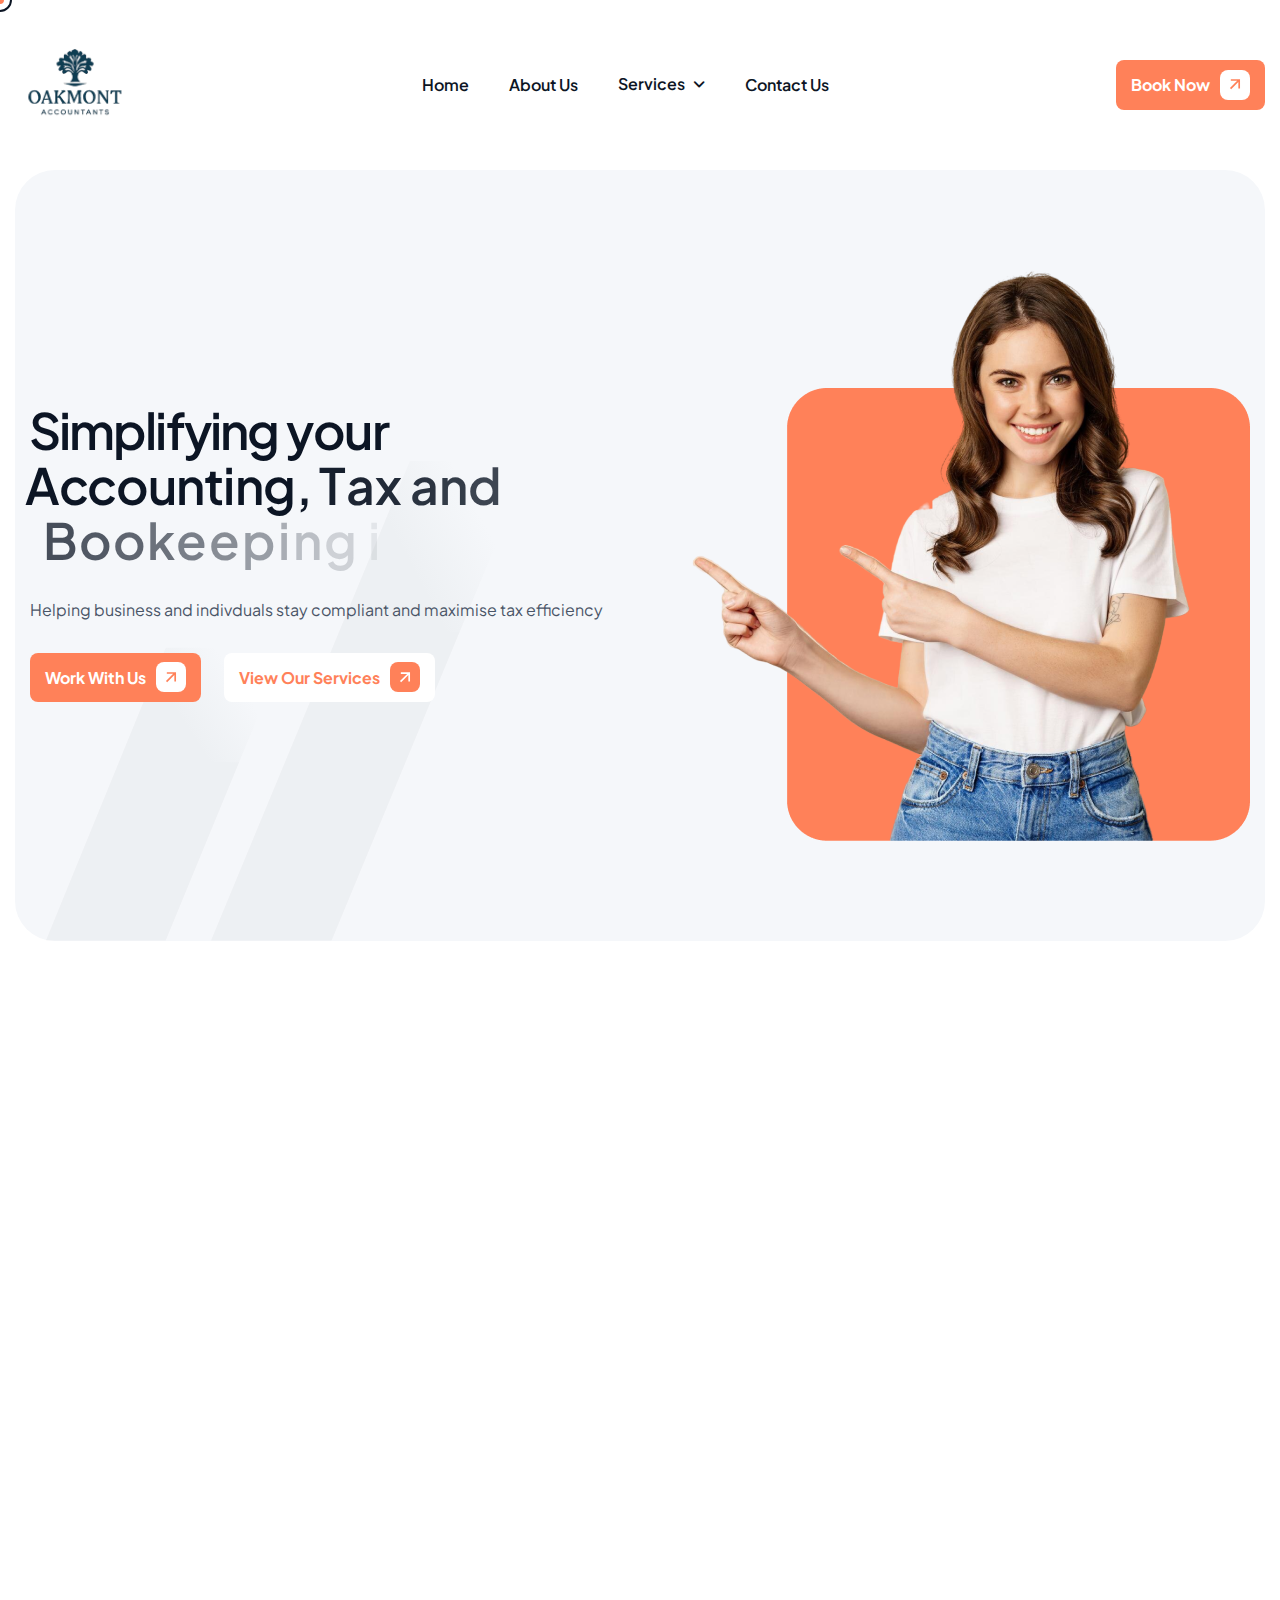
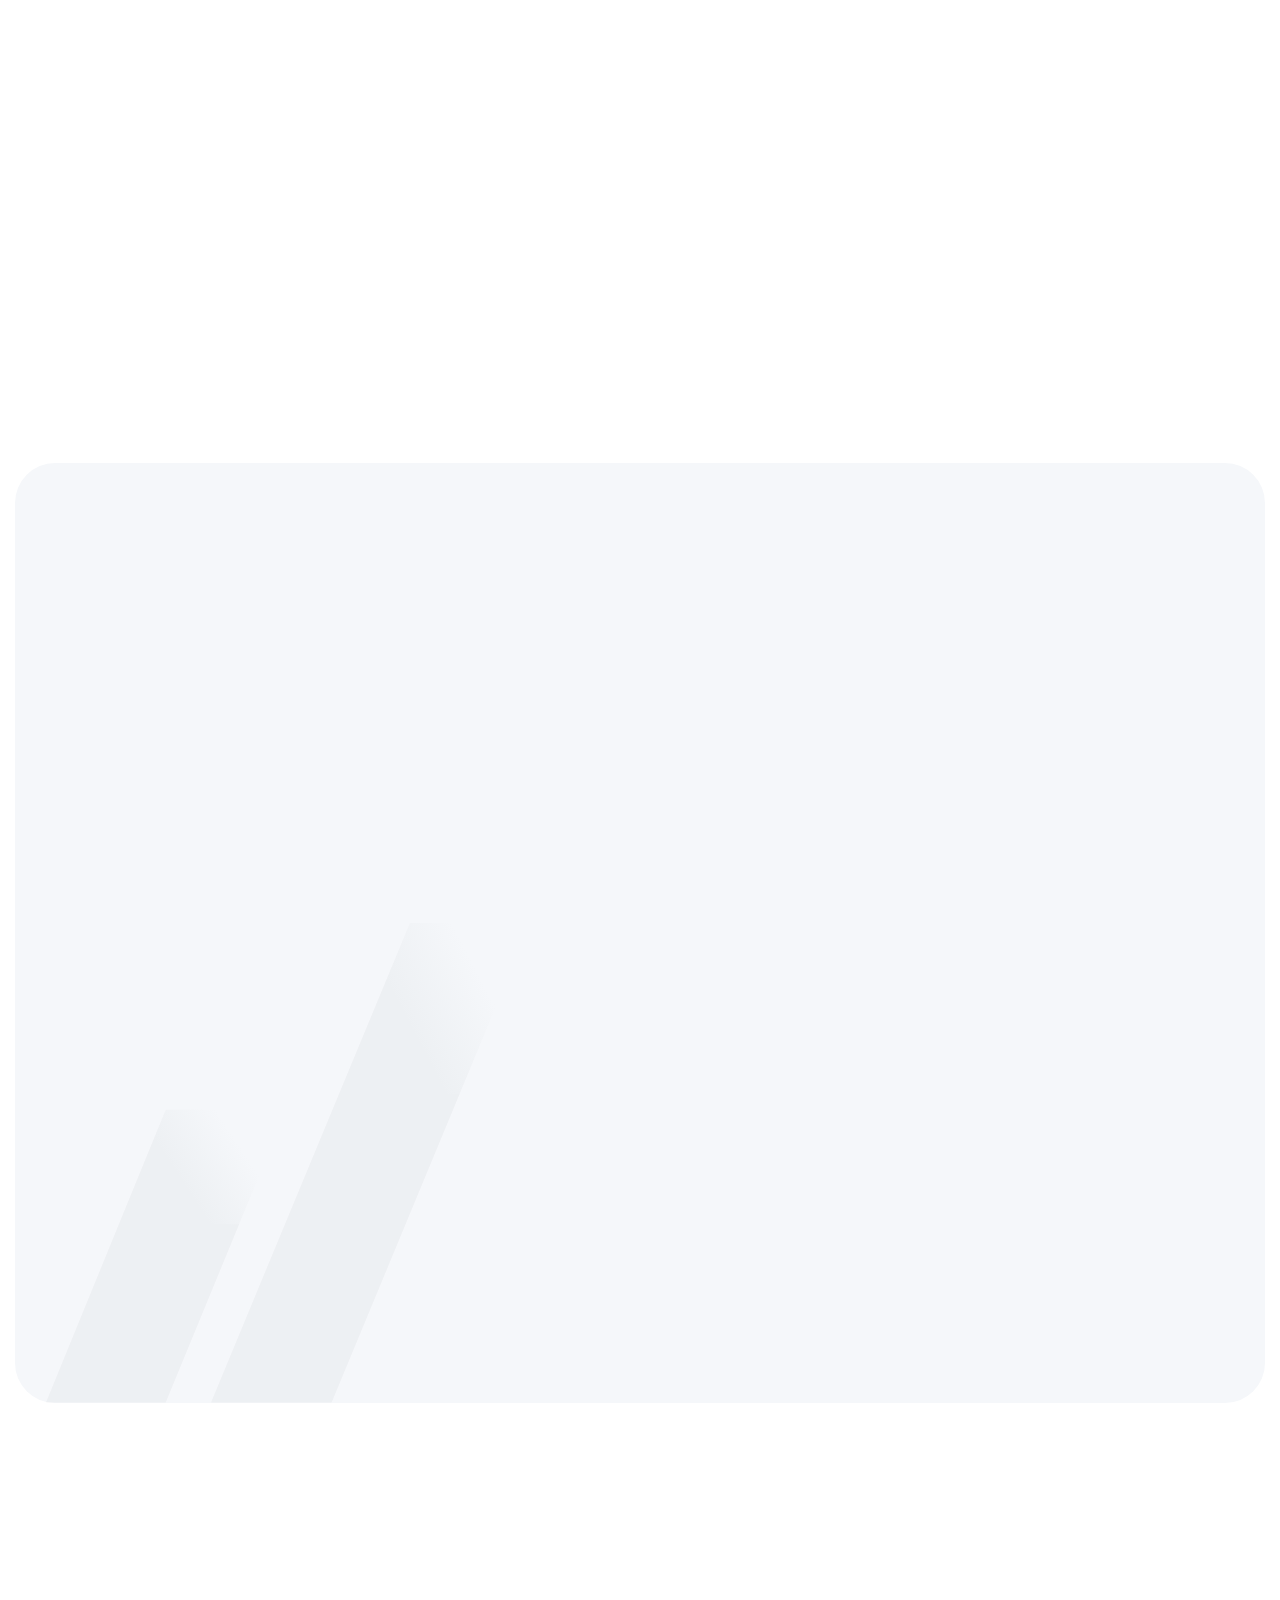
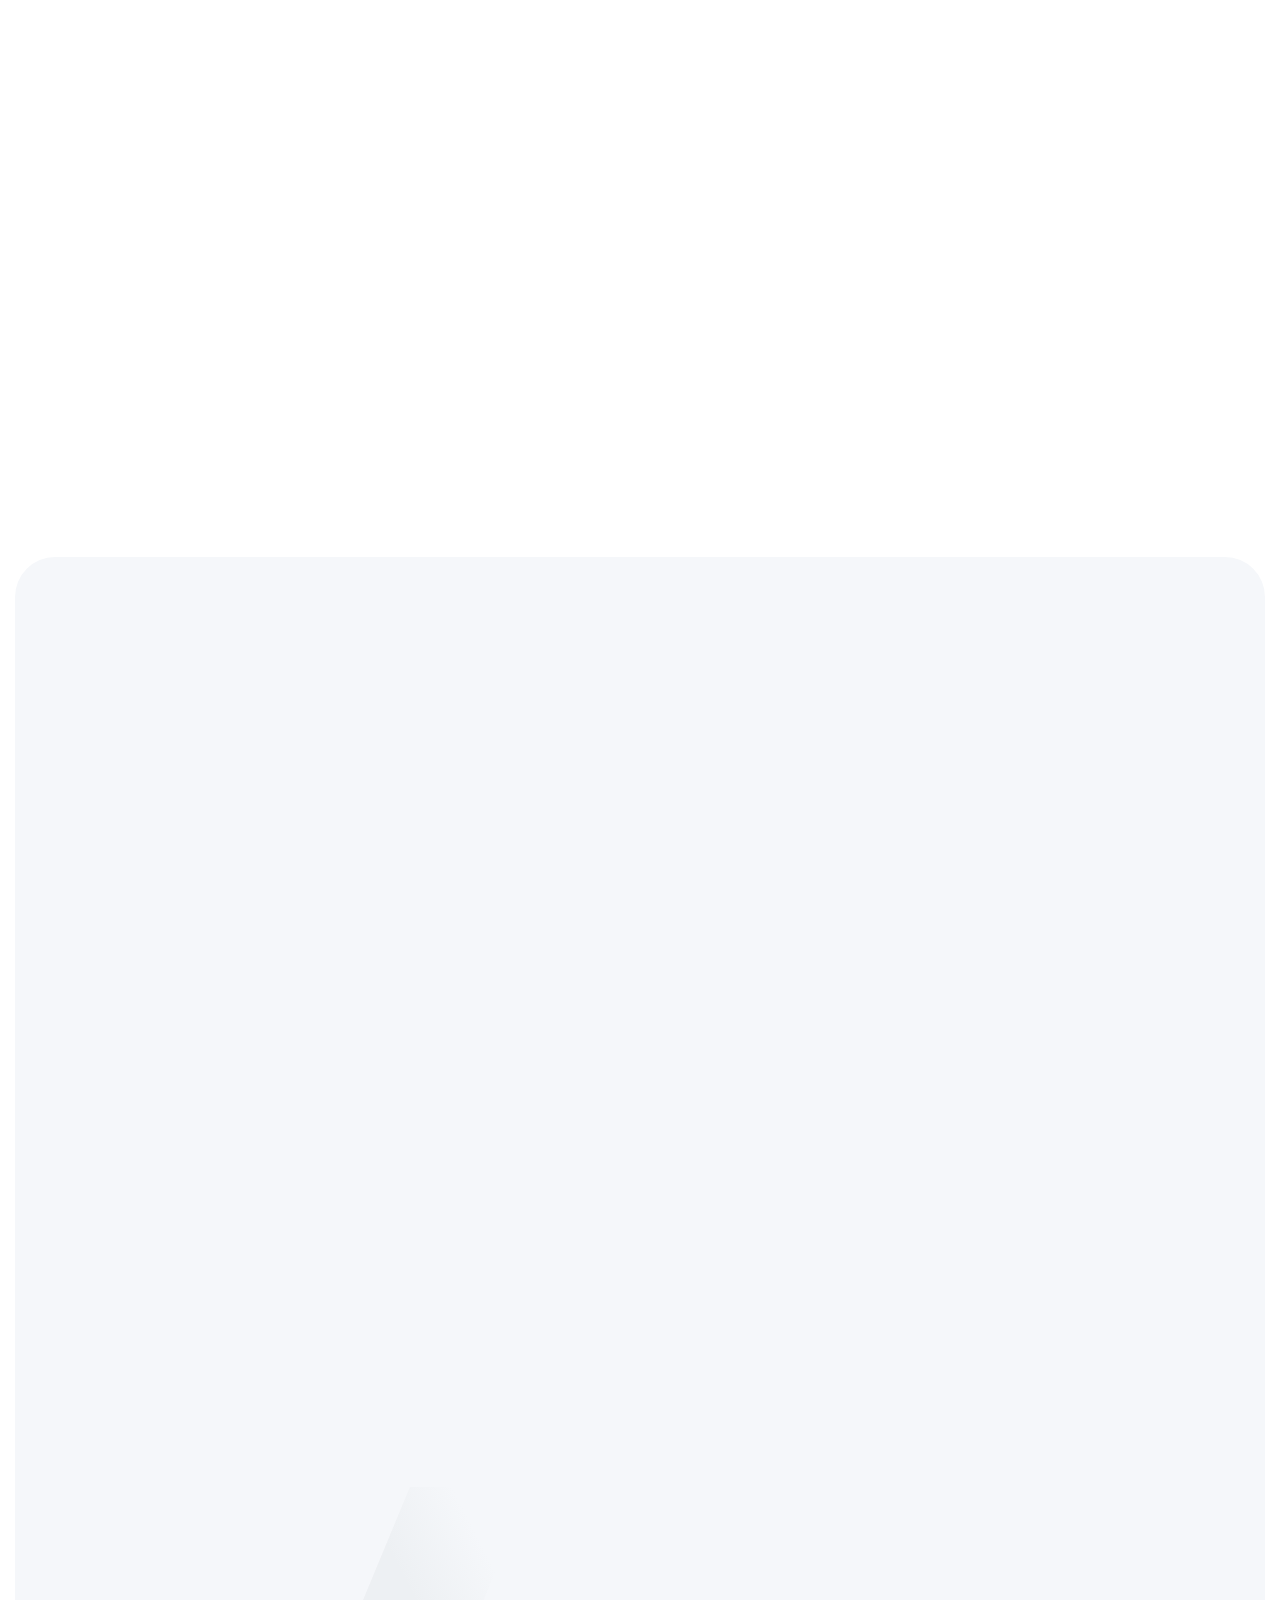
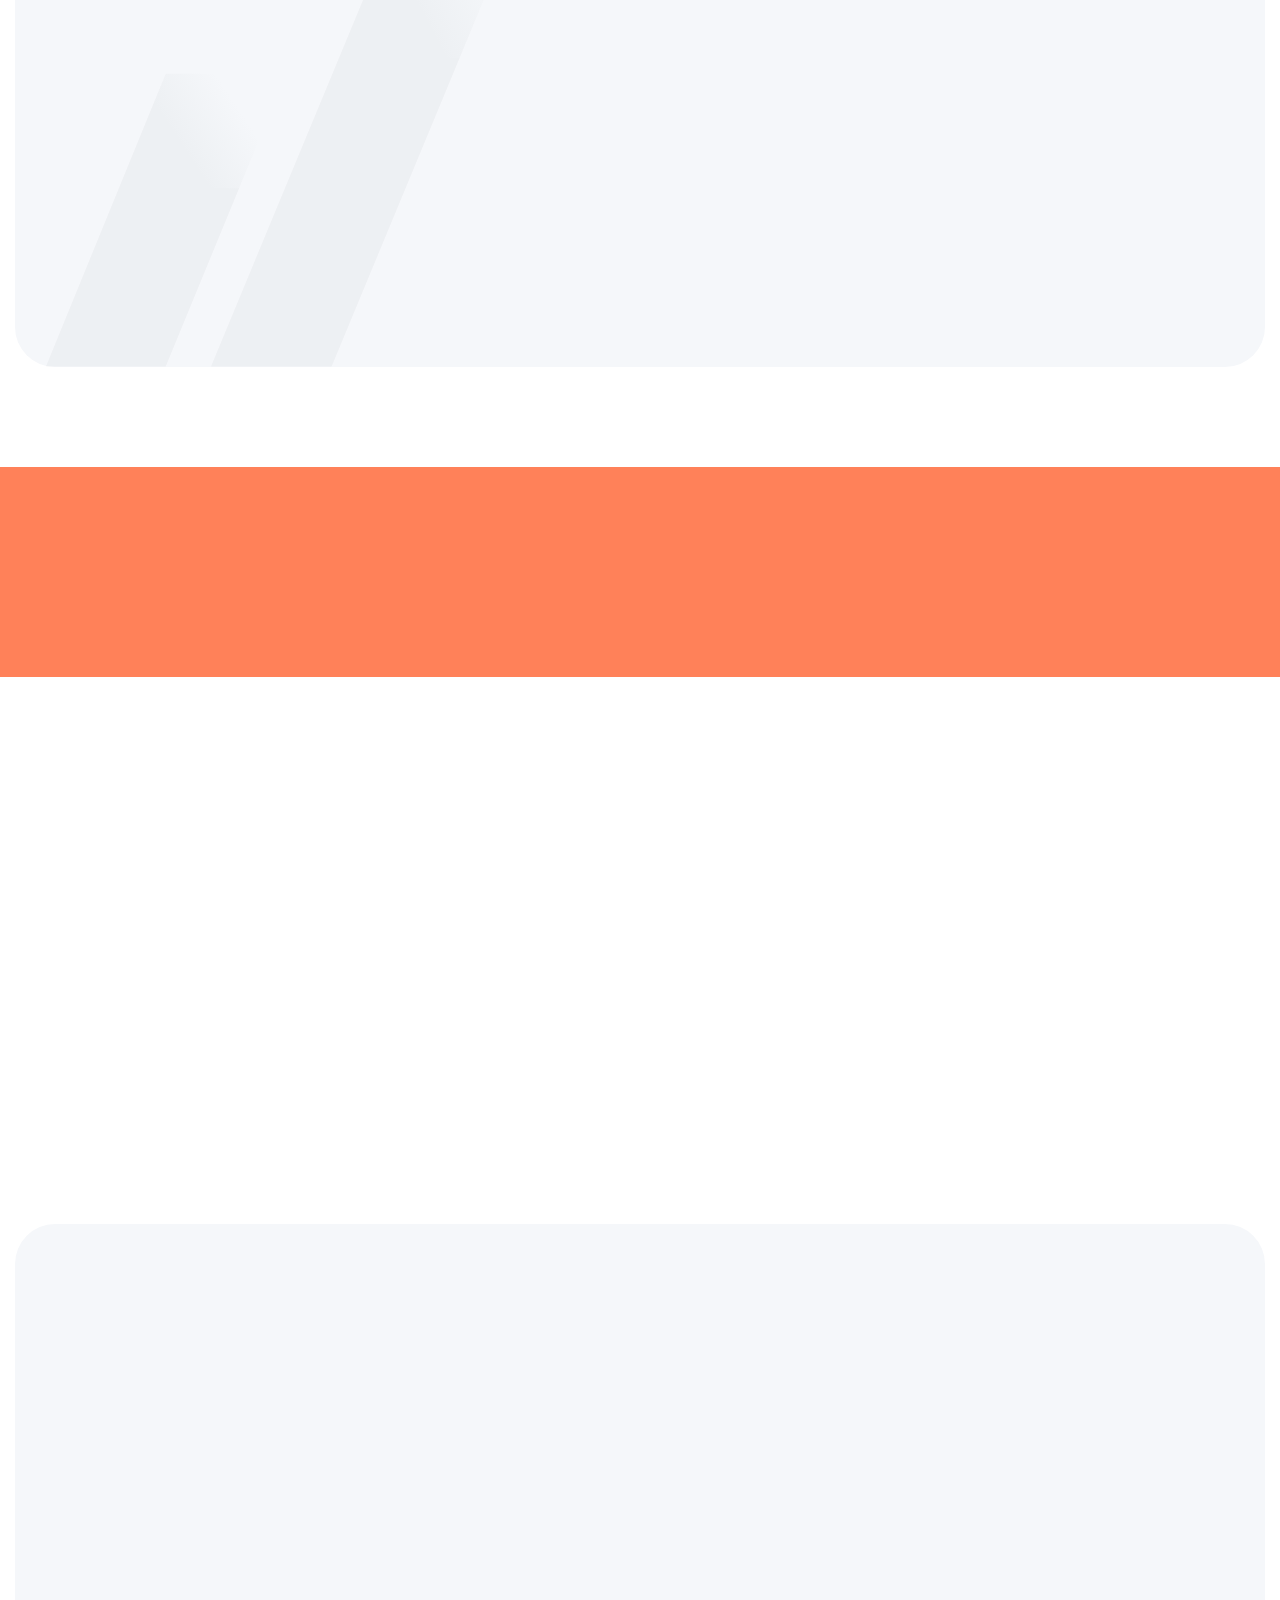
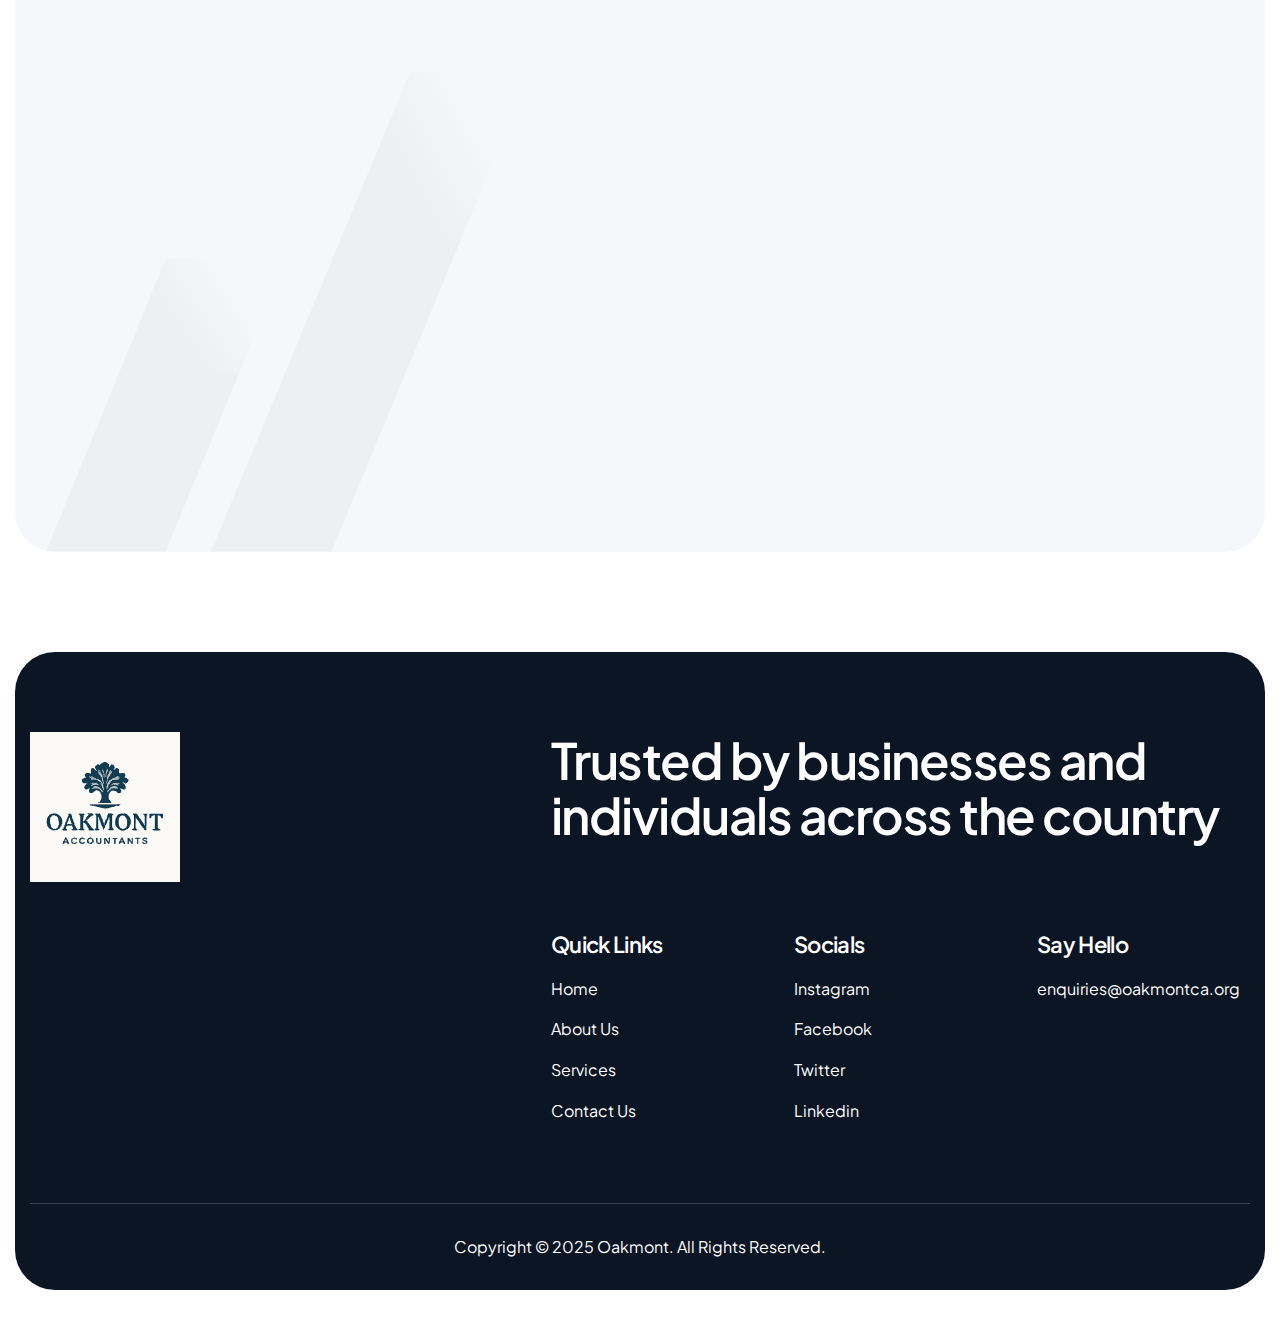
<file: index.html>
<!DOCTYPE html>
<html lang="zxx">
  <head>
    <!-- Meta -->
    <meta charset="utf-8" />
    <meta http-equiv="X-UA-Compatible" content="IE=edge" />
    <meta name="viewport" content="width=device-width, initial-scale=1.0" />
    <meta name="description" content="" />
    <meta name="keywords" content="" />
    <meta name="author" content="Awaiken" />
    <!-- Page Title -->
    <title>Oakmont - Accounting & Finance</title>
    <!-- Favicon Icon -->
    <link rel="shortcut icon" type="image/x-icon" href="images/favicon.ico" />
    <!-- Google Fonts Css-->
    <link rel="preconnect" href="https://fonts.googleapis.com" />
    <link rel="preconnect" href="https://fonts.gstatic.com" crossorigin />
    <link
      href="https://fonts.googleapis.com/css2?family=Plus+Jakarta+Sans:ital,wght@0,200..800;1,200..800&display=swap"
      rel="stylesheet"
    />
    <!-- Bootstrap Css -->
    <link href="css/bootstrap.min.css" rel="stylesheet" media="screen" />
    <!-- SlickNav Css -->
    <link href="css/slicknav.min.css" rel="stylesheet" />
    <!-- Swiper Css -->
    <link rel="stylesheet" href="css/swiper-bundle.min.css" />
    <!-- Font Awesome Icon Css-->
    <link href="css/all.css" rel="stylesheet" media="screen" />
    <!-- Animated Css -->
    <link href="css/animate.css" rel="stylesheet" />
    <!-- Magnific Popup Core Css File -->
    <link rel="stylesheet" href="css/magnific-popup.css" />
    <!-- Main Custom Css -->
    <link href="css/custom.css" rel="stylesheet" media="screen" />
  </head>
  <body class="tt-magic-cursor">
    <!-- Preloader Start -->
    <div class="preloader">
      <div class="loading-container">
        <div class="loading"></div>
        <div id="loading-icon"><img src="images/loader.svg" alt="" /></div>
      </div>
    </div>
    <!-- Preloader End -->

    <!-- Magic Cursor Start -->
    <div id="magic-cursor">
      <div id="ball">
        <div class="circle"></div>
      </div>
    </div>
    <!-- Magic Cursor End -->

    <!-- Header Start -->
    <header class="main-header">
      <div class="header-sticky">
        <nav class="navbar navbar-expand-lg">
          <div class="container">
            <!-- Logo Start -->
            <a class="navbar-brand" href="index.html">
              <img src="images/oakmontca-logo.png" alt="Logo" />
            </a>
            <!-- Logo End -->

            <!-- Main Menu Start -->
            <div class="collapse navbar-collapse main-menu">
              <div class="nav-menu-wrapper">
                <ul class="navbar-nav mr-auto" id="menu">
                  <li class="nav-item">
                    <a class="nav-link" href="index.html">Home</a>
                  </li>
                  <li class="nav-item">
                    <a class="nav-link" href="about.html">about us</a>
                  </li>
                  <li class="nav-item submenu">
                    <a class="nav-link" href="services.html">services</a>
                    <ul>
                      <li class="nav-item">
                        <a
                          class="nav-link"
                          href="accountancy-and-bookeeping.html"
                          >Accountancy and Bookeeping</a
                        >
                      </li>
                      <li class="nav-item">
                        <a class="nav-link" href="tax.html">Tax</a>
                      </li>
                      <li class="nav-item">
                        <a
                          class="nav-link"
                          href="advisory-and-tax-planning.html"
                          >Advisory and tax planning</a
                        >
                      </li>
                    </ul>
                  </li>
                  
                  <li class="nav-item">
                    <a class="nav-link" href="contact.html">Contact Us</a>
                  </li>
                   
                  <li class="nav-item highlighted-menu">
                    <a class="nav-link" href="pricing.html">Book Now</a>
                  </li>
                </ul>
              </div>
              <!-- Let’s Start Button Start -->
              <div class="header-btn d-inline-flex">
                <a href="pricing.html" class="btn-default">book now</a>
              </div>
              <!-- Let’s Start Button End -->
            </div>
            <!-- Main Menu End -->

            <div class="navbar-toggle"></div>
          </div>
        </nav>
        <div class="responsive-menu"></div>
      </div>
    </header>
    <!-- Header End -->

    <!-- Hero Section Start -->
    <div class="hero light-bg-section">
      <div class="container">
        <div class="row align-items-center">
          <div class="col-lg-6">
            <!-- Hero Left Content Start -->
            <div class="hero-content">
              <div class="section-title">
                <h1 class="text-anime-style-3">
                  Simplifying your Accounting, Tax and Bookeeping issues
                </h1>
              </div>
              <div class="hero-content-body wow fadeInUp" data-wow-delay="0.5s">
                <p>
                  Helping business and indivduals stay compliant and maximise
                  tax efficiency
                </p>
              </div>

              <div
                class="hero-content-footer wow fadeInUp"
                data-wow-delay="0.75s"
              >
                <a href="contact.html" class="btn-default">work with us</a>
                <a href="services.html" class="btn-default btn-highlighted"
                  >view our services</a
                >
              </div>
            </div>
            <!-- Hero Left Content End -->
          </div>

          <div class="col-lg-6">
            <!-- Hero Image Start -->
            <div class="hero-image">
              <figure>
                <img src="images/hero-img.png" alt="" />
              </figure>
            </div>
            <!-- Hero Image End -->
          </div>
        </div>
      </div>
    </div>
    <!-- Hero Section End -->

    <!-- About Section Start -->
    <div class="about-us">
      <div class="container">
        <div class="row section-row align-items-center">
          <div class="col-lg-6">
            <!-- Section Title Start -->
            <div class="section-title">
              <h3 class="wow fadeInUp">about us</h3>
              <h2 class="text-anime-style-3">
                Your trusted partner in accounting solutions
              </h2>
            </div>
            <!-- Section Title End -->
          </div>

          <div class="col-lg-6">
            <!-- Section Title Content Start -->
            <div
              class="section-title-content wow fadeInUp"
              data-wow-delay="0.25s"
            >
              <p>
                We’re a friendly and experienced team of accountants and tax
                dedicated to making finances simple and stress-free. With a
                focus on accuracy, clarity, and personal service, we help
                businesses and individuals stay compliant, save time, and make
                confident financial decisions.
              </p>
            </div>
            <!-- Section Title Content End -->
          </div>
        </div>

        <div class="row">
          <div class="col-lg-12">
            <!-- About Video Image Start -->
            <div class="about-video-image">
              <!-- About Image Start -->
              <div class="about-image">
                <figure class="image-anime reveal">
                  <img src="images/about-us-img.jpg" alt="" />
                </figure>
              </div>
              <!-- About Image End -->
            </div>
            <!-- About Video Image End -->
          </div>
        </div>

        <div class="row">
          <div class="col-md-4">
            <!-- About Company Item Start -->
            <div class="about-company-item wow fadeInUp" data-wow-delay="0.25s">
              <div class="icon-box">
                <img src="images/icon-about-company-1.svg" alt="" />
              </div>
              <div class="about-company-content">
                <p>
                  We prioritize building long-term relationships with our
                  clients and always put their needs first.
                </p>
              </div>
            </div>
            <!-- About Company Item End -->
          </div>

          <div class="col-md-4">
            <!-- About Company Item Start -->
            <div class="about-company-item wow fadeInUp" data-wow-delay="0.5s">
              <div class="icon-box">
                <img src="images/icon-about-company-2.svg" alt="" />
              </div>
              <div class="about-company-content">
                <p>
                  Every client is unique, and we tailor our services to fit your
                  individual circumstances and goals.
                </p>
              </div>
            </div>
            <!-- About Company Item End -->
          </div>

          <div class="col-md-4">
            <!-- About Company Item Start -->
            <div class="about-company-item wow fadeInUp" data-wow-delay="0.75s">
              <div class="icon-box">
                <img src="images/icon-about-company-3.svg" alt="" />
              </div>
              <div class="about-company-content">
                <p>
                  We leverage cutting-edge technology and software to streamline
                  processes.
                </p>
              </div>
            </div>
            <!-- About Company Item End -->
          </div>
        </div>
      </div>
    </div>
    <!-- About Section End -->

    <!-- Our Services Start -->
    <div class="our-service light-bg-section">
      <div class="container">
        <div class="row section-row align-items-center">
          <div class="col-lg-5">
            <!-- Section Title Start -->
            <div class="section-title">
              <h3 class="wow fadeInUp">our services</h3>
              <h2 class="text-anime-style-3">
                Your business goals are our priority
              </h2>
            </div>
            <!-- Section Title End -->
          </div>

          <div class="col-lg-7">
            <!-- Section Title Content Start -->
            <div
              class="section-title-content wow fadeInUp"
              data-wow-delay="0.25s"
            >
              <p>
                Our priority is to help businesses and individuals achieve financial clarity, compliance, and growth. We are committed to delivering accurate, timely, and transparent accounting solutions tailored to your needs, so you can focus on what matters most—running your business with confidence.
              </p>
            </div>
            <!-- Section Title Content End -->
          </div>
        </div>

        <div class="row">
          <div class="col-md-4">
            <!-- Service Item Start -->
            <div class="service-item wow fadeInUp" data-wow-delay="0.25s">
              <div class="service-image">
                <figure class="image-anime">
                  <a href="#"><img src="images/service-img-1.jpg" alt="" /></a>
                </figure>
              </div>
              <div class="service-content">
                <h3 class="ls-1">Accounting and Bookeeping</h3>
                <div class="service-readmore-btn">
                  <a href="accountancy-and-bookeeping.html" class="btn-default"
                    >read more</a
                  >
                </div>
              </div>
            </div>
            <!-- Service Item End -->
          </div>

          <div class="col-md-4">
            <!-- Service Item Start -->
            <div class="service-item wow fadeInUp" data-wow-delay="0.5s">
              <div class="service-image">
                <figure class="image-anime">
                  <a href="#"><img src="images/service-img-2.jpg" alt="" /></a>
                </figure>
              </div>
              <div class="service-content">
                <h3 class="ls-1">Tax</h3>
                <div class="service-readmore-btn">
                  <a href="tax.html" class="btn-default">read more</a>
                </div>
              </div>
            </div>
            <!-- Service Item End -->
          </div>

          <div class="col-md-4">
            <!-- Service Item Start -->
            <div class="service-item wow fadeInUp" data-wow-delay="0.75s">
              <div class="service-image">
                <figure class="image-anime">
                  <a href="#"><img src="images/service-img-3.jpg" alt="" /></a>
                </figure>
              </div>
              <div class="service-content">
                <h3 class="ls-1">Advisory and tax planning</h3>
                <div class="service-readmore-btn">
                  <a href="advisory-and-tax-planning.html" class="btn-default"
                    >read more</a
                  >
                </div>
              </div>
            </div>
            <!-- Service Item End -->
          </div>

          <!-- Services Footer Btn Start -->
          <div class="service-footer-btn wow fadeInUp" data-wow-delay="0.5s">
            <a href="services.html" class="btn-default">view all services</a>
          </div>
          <!-- Services Footer Btn End -->
        </div>
      </div>
    </div>
    <!-- Our Services End -->

    <!-- State Counter Section Start -->
    <div class="state-counter">
      <div class="container">
        <div class="row align-items-center">
          <div class="col-lg-5">
            <!-- Section Title Start -->
            <div class="section-title">
              <h3 class="wow fadeInUp">state of affairs</h3>
              <h2 class="text-anime-style-3">
                Keeping you informed on tax laws and financial trends
              </h2>
            </div>
            <!-- Section Title End -->

            <!-- Counter Contact Btn Start -->
            <div
              class="counter-contact-btn wow fadeInUp"
              data-wow-delay="0.25s"
            >
              <a href="contact.html" class="btn-default">contact us</a>
            </div>
            <!-- Counter Contact Btn End -->
          </div>

          <div class="col-lg-7">
            <!-- State Image Counter Start -->
            <div class="state-image-counter-1">
              <!-- Counter Box Start -->
              <div class="counter-box wow fadeInUp">
                <div class="counter-content">
                  <h3><span class="counter">980</span>+</h3>
                  <p>Accounts, Tax returns and VAT returns filed annually</p>
                </div>
              </div>
              <!-- Counter Box End -->

              <!-- Counter Box Image Start -->
              <div
                class="counter-box counter-image wow fadeInUp"
                data-wow-delay="0.25s"
              >
                <figure class="image-anime">
                  <img src="images/counter-img-1.jpg" alt="" />
                </figure>
              </div>
              <!-- Counter Box Image End -->

              <!-- Counter Box Start -->
              <div class="counter-box wow fadeInUp" data-wow-delay="0.5s">
                <div class="counter-content">
                  <h3><span class="counter">1984</span>+</h3>
                  <p>Satisfied Clients and Counting</p>
                </div>
              </div>
              <!-- Counter Box End -->
            </div>
            <!-- State Image Counter End -->

            <!-- State Image Counter Start -->
            <div class="state-image-counter-2">
              <!-- Counter Box Image Start -->
              <div
                class="counter-box counter-image wow fadeInUp"
                data-wow-delay="0.75s"
              >
                <figure class="image-anime">
                  <img src="images/counter-img-2.jpg" alt="" />
                </figure>
              </div>
              <!-- Counter Box Image End -->

              <!-- Counter Box Start -->
              <div class="counter-box wow fadeInUp" data-wow-delay="1s">
                <div class="counter-content">
                  <h3><span>£</span><span class="counter">1,000,000</span>+</h3>
                  <p>
                    saved for our clients in tax annually through efficient tax planning
                  </p>
                </div>
              </div>
              <!-- Counter Box End -->

              <!-- Counter Box Image Start -->
              <div
                class="counter-box counter-image wow fadeInUp"
                data-wow-delay="1.25s"
              >
                <figure class="image-anime">
                  <img src="images/counter-img-3.jpg" alt="" />
                </figure>
              </div>
              <!-- Counter Box Image End -->
            </div>
            <!-- State Image Counter End -->
          </div>
        </div>
      </div>
    </div>
    <!-- State Counter Section End -->

    <!-- Why Choose Us Section Start -->
    <div class="why-choose-us light-bg-section">
      <div class="container">
        <div class="row section-row align-items-center">
          <div class="col-lg-6">
            <!-- Section Title Start -->
            <div class="section-title">
              <h3 class="wow fadeInUp">why choose us</h3>
              <h2 class="text-anime-style-3">
                Why choose us as your trusted financial partner?
              </h2>
            </div>
            <!-- Section Title End -->
          </div>

          <div class="col-lg-6">
            <!-- Section Title Content Start -->
            <div
              class="section-title-content wow fadeInUp"
              data-wow-delay="0.25s"
            >
              <p>
                With over 12 years of experience in accounting and financial management, we bring trusted expertise and proven results to every client we serve. Our commitment goes beyond numbers—we provide personalized solutions, reliable advice, and dedicated support to help you stay compliant, efficient, and financially strong. Choosing us means choosing accuracy, transparency, and a partner who truly understands your business.
              </p>
            </div>
            <!-- Section Title Content End -->
          </div>
        </div>

        <div class="row">
          <div class="col-lg-12">
            <!-- Why Choose Image Box Start -->
            <div
              class="why-choose-image-box wow fadeInUp"
              data-wow-delay="0.25s"
            >
              <!-- Why Choose Image Start -->
              <div class="why-choose-image">
                <img src="images/why-choose-us-img.jpg" alt="" />
              </div>
              <!-- Why Choose Image End -->

              <!-- Why Choose Content Start -->
              <div class="why-choose-content">
                <!-- Why Choose Title Start -->
                <div class="why-choose-title">
                  <h2 class="text-anime-style-3">
                    Experience seamless, secure, and efficient account
                    management
                  </h2>
                </div>
                <!-- Why Choose Title End -->

                <!-- Why Choose Counter Start -->
                <div class="why-choose-counter">
                  <h3><span class="counter">12</span> Years</h3>
                  <p>in accounting services</p>
                </div>
                <!-- Why Choose Counter End -->
              </div>
              <!-- Why Choose Content End -->
            </div>
            <!-- Why Choose Image Box End -->
          </div>
        </div>

        <div class="row">
          <div class="col-lg-4">
            <!-- Why Choose Item Start -->
            <div class="why-choose-item wow fadeInUp" data-wow-delay="0.75s">
              <div class="icon-box">
                <img src="images/icon-why-choose-3.svg" alt="" />
              </div>
              <div class="why-choose-body">
                <h3>Client focused</h3>
                <p>
                  We put our clients at the heart of everything we do. By taking
                  the time to understand your unique goals and challenges, we
                  deliver tailored accounting solutions that go beyond the
                  numbers. Our team is always accessible, proactive, and
                  committed to building long-term relationships based on trust,
                  clarity, and results.
                </p>
              </div>
            </div>
            <!-- Why Choose Item End -->
          </div>
          <div class="col-lg-4">
            <!-- Why Choose Item Start -->
            <div class="why-choose-item wow fadeInUp" data-wow-delay="0.25s">
              <div class="icon-box">
                <img src="images/icon-why-choose-1.svg" alt="" />
              </div>
              <div class="why-choose-body">
                <h3>Industry specialists</h3>
                <p>
                  We recognise that every client, whether an individual or a
                  business, has unique financial needs. From managing personal
                  tax affairs, such as self-assessment returns, capital gains,
                  and inheritance planning, to supporting businesses with
                  sector-specific challenges like payroll, VAT compliance, or
                  tax-efficient structuring, we provide tailored solutions that
                  fit your circumstances. Our expertise across industries and
                  personal finance ensures you receive accurate, practical
                  advice to stay compliant and achieve your goals with
                  confidence.
                </p>
              </div>
            </div>
            <!-- Why Choose Item End -->
          </div>

          <div class="col-lg-4">
            <!-- Why Choose Item Start -->
            <div class="why-choose-item wow fadeInUp" data-wow-delay="0.5s">
              <div class="icon-box">
                <img src="images/icon-why-choose-2.svg" alt="" />
              </div>
              <div class="why-choose-body">
                <h3>Personalised support</h3>
                <p>
                  No two clients are the same, which is why we never take a
                  one-size-fits-all approach. Whether you’re managing personal
                  tax affairs, running a family business, or overseeing a
                  growing company, we take the time to understand your specific
                  needs. Our dedicated team provides clear, tailored advice and
                  ongoing support, giving you peace of mind that your finances
                  are in expert hands.
                </p>
              </div>
            </div>
            <!-- Why Choose Item End -->
          </div>
        </div>
      </div>
    </div>
    <!-- Why Choose Us Section End -->

    <!-- Cta Box Section Start -->
    <div class="cta-box">
      <div class="container">
        <div class="row align-items-center">
          <div class="col-lg-8">
            <!-- Section Title Start -->
            <div class="section-title">
              <h2 class="text-anime-style-3">
                Looking for a premium accounting for your business?
              </h2>
            </div>
            <!-- Section Title End -->
          </div>

          <div class="col-lg-4">
            <!-- Section Btn Start -->
            <div class="section-btn wow fadeInUp" data-wow-delay="0.25s">
              <a
                href="contact.html"
                class="btn-default btn-highlighted btn-large"
                >get started</a
              >
            </div>
            <!-- Section Btn End -->
          </div>
        </div>
      </div>
    </div>
    <!-- Cta Box Section End -->

    <!-- We Help Section Start -->
    <div class="we-help">
      <div class="container">
        <div class="row section-row align-items-center">
          <div class="col-lg-6">
            <!-- Section Title Start -->
            <div class="section-title">
              <h3 class="wow fadeInUp">who we we-help</h3>
              <h2 class="text-anime-style-3">
                How our team specialists can help you
              </h2>
            </div>
            <!-- Section Title End -->
          </div>

          
        </div>

        <div class="row">
          <!-- We Help Content Start -->
          <div class="we-help-content">
            <!-- We Help Box Start -->
            <div class="we-help-box wow fadeInUp">
              <div class="icon-box">
                <img src="images/icon-help-1.svg" alt="" />
              </div>
              <div class="we-help-title">
                <h3>nonprofit organizations</h3>
              </div>
            </div>
            <!-- We Help Box End -->

            <!-- We Help Box Start -->
            <div class="we-help-box wow fadeInUp" data-wow-delay="0.25s">
              <div class="icon-box">
                <img src="images/icon-help-2.svg" alt="" />
              </div>
              <div class="we-help-title">
                <h3>freelancers and contractors</h3>
              </div>
            </div>
            <!-- We Help Box End -->

            <!-- We Help Box Start -->
            <div class="we-help-box wow fadeInUp" data-wow-delay="0.5s">
              <div class="icon-box">
                <img src="images/icon-help-3.svg" alt="" />
              </div>
              <div class="we-help-title">
                <h3>limited companies</h3>
              </div>
            </div>
            <!-- We Help Box End -->

            <!-- We Help Box Start -->
            <div class="we-help-box wow fadeInUp" data-wow-delay="0.75s">
              <div class="icon-box">
                <img src="images/icon-help-4.svg" alt="" />
              </div>
              <div class="we-help-title">
                <h3>limited liability partnerships</h3>
              </div>
            </div>
            <!-- We Help Box End -->

            <!-- We Help Box Start -->
            <div class="we-help-box wow fadeInUp" data-wow-delay="1s">
              <div class="icon-box">
                <img src="images/icon-help-5.svg" alt="" />
              </div>
              <div class="we-help-title">
                <h3>Individuals and Landlords</h3>
              </div>
            </div>
            <!-- We Help Box End -->
          </div>
          <!-- We Help Content End -->
        </div>
      </div>
    </div>
    <!-- We Help Section End -->

    <!-- Our Pricing Section Start -->
    <div class="our-pricing light-bg-section">
      <div class="container">
        <div class="row section-row align-items-center">
          <div class="col-lg-6">
            <!-- Section Title Start -->
            <div class="section-title">
              <h3 class="wow fadeInUp">our pricing</h3>
              <h2 class="text-anime-style-3">
                Discover affordable and flexible packages
              </h2>
            </div>
            <!-- Section Title End -->
          </div>

          
        </div>

        <div class="row">
          <div class="col-lg-4">
            <!-- Pricing Item Start -->
            <div class="pricing-item wow fadeInUp" data-wow-delay="0.25s">
              <!-- Pricing Header Start -->
              <div class="pricing-header">
                <div class="icon-box">
                  <img src="images/icon-pricing-1.svg" alt="" />
                </div>
                <div class="pricing-content">
                  <h3>Essential</h3>
                  <p>accounting for solo traders</p>
                </div>
              </div>
              <!-- Pricing Header End -->

              <!-- Pricing Body Start -->
              <div class="pricing-body">
                <p>starting from</p>
                <h2>£24.99</h2>
                <p>per month</p>
              </div>
              <!-- Pricing Body End -->

              <!-- Pricing Footer Start -->
              <div class="pricing-footer">
                <a href="pricing.html" class="btn-default">see all features</a>
              </div>
              <!-- Pricing Footer End -->
            </div>
            <!-- Pricing Item End -->
          </div>

          <div class="col-lg-4">
            <!-- Pricing Item Start -->
            <div class="pricing-item wow fadeInUp" data-wow-delay="0.5s">
              <!-- Pricing Header Start -->
              <div class="pricing-header">
                <div class="icon-box">
                  <img src="images/icon-pricing-2.svg" alt="" />
                </div>
                <div class="pricing-content">
                  <h3>Growth</h3>
                  <p>accounting for small businesses</p>
                </div>
              </div>
              <!-- Pricing Header End -->

              <!-- Pricing Body Start -->
              <div class="pricing-body">
                <p>starting from</p>
                <h2>£49.99</h2>
                <p>per month</p>
              </div>
              <!-- Pricing Body End -->

              <!-- Pricing Footer Start -->
              <div class="pricing-footer">
                <a href="pricing.html" class="btn-default">see all features</a>
              </div>
              <!-- Pricing Footer End -->
            </div>
            <!-- Pricing Item End -->
          </div>

          <div class="col-lg-4">
            <!-- Pricing Item Start -->
            <div class="pricing-item wow fadeInUp" data-wow-delay="0.75s">
              <!-- Pricing Header Start -->
              <div class="pricing-header">
                <div class="icon-box">
                  <img src="images/icon-pricing-3.svg" alt="" />
                </div>
                <div class="pricing-content">
                  <h3>Premium</h3>
                  <p>accounting for partnerships</p>
                </div>
              </div>
              <!-- Pricing Header End -->

              <!-- Pricing Body Start -->
              <div class="pricing-body">
                <p>starting from</p>
                <h2>£99.00</h2>
                <p>per month</p>
              </div>
              <!-- Pricing Body End -->

              <!-- Pricing Footer Start -->
              <div class="pricing-footer">
                <a href="pricing.html" class="btn-default">see all features</a>
              </div>
              <!-- Pricing Footer End -->
            </div>
            <!-- Pricing Item End -->
          </div>
        </div>
      </div>
    </div>
    <!-- Our Pricing Section End -->

   

    <!-- Footer Start -->
    <footer class="main-footer">
      <div class="container">
        <div class="row">
          <div class="col-lg-12">
            <!-- Footer About Start -->
            <div class="footer-about">
              <div class="row">
                <div class="col-lg-5">
                  <!-- Footer Logo Start -->
                  <div class="footer-logo">
                    <img src="images/footer-logo.svg" alt="" />
                  </div>
                  <!-- Footer Logo End -->
                </div>

                <div class="col-lg-7">
                  <!-- Footer Title Start -->
                  <div class="footer-title">
                    <h2>
                      Trusted by businesses and individuals across the country
                    </h2>
                  </div>
                  <!-- Footer Title End -->
                </div>
              </div>
            </div>
            <!-- Footer End Start -->

            <!-- Footer Body Start -->
            <div class="footer-body">
              <div class="row">
                <div class="col-lg-5"></div>

                <div class="col-lg-7">
                  <div class="row">
                    <div class="col-md-4 col-6">
                      <!-- Footer Links Start -->
                      <div class="footer-links">
                        <h2>quick links</h2>
                        <ul>
                          <li><a href="index.html">Home</a></li>
                          <li><a href="about.html">About Us</a></li>
                          <li><a href="services.html">Services</a></li>
                          <li><a href="contact.html">Contact Us</a></li>
                        </ul>
                      </div>
                      <!-- Footer Links End -->
                    </div>

                    <div class="col-md-4 col-6">
                      <!-- Footer Links Start -->
                      <div class="footer-links">
                        <h2>Socials</h2>
                        <ul>
                          <li><a href="#">instagram</a></li>
                          <li><a href="#">facebook</a></li>
                          <li><a href="#">twitter</a></li>
                          <li><a href="#">linkedin</a></li>
                        </ul>
                      </div>
                      <!-- Footer Links End -->
                    </div>

                    <div class="col-md-4">
                      <!-- Footer Contact Start -->
                      <div class="footer-contact">
                        <h2>say hello</h2>
                        <ul>
                          <li><a href="#">enquiries@oakmontca.org</a></li>
                          
                        </ul>
                      </div>
                      <!-- Footer Contact End -->
                    </div>
                  </div>
                </div>
              </div>
            </div>
            <!-- Footer Body End -->

            <!-- Copyright Footer Start -->
            <div class="footer-copyright">
              <div class="row align-items-center">
                <div class="col-lg-12">
                  <!-- Footer Copyright Content Start -->
                  <div class="footer-copyright-text">
                    <p>copyright © 2025 Oakmont. all rights reserved.</p>
                  </div>
                  <!-- Footer Copyright Content End -->
                </div>
              </div>
            </div>
            <!-- Copyright Footer End -->
          </div>
        </div>
      </div>
    </footer>
    <!-- Footer End -->

    <!-- Jquery Library File -->
    <script src="js/jquery-3.7.1.min.js"></script>
    <!-- Bootstrap js file -->
    <script src="js/bootstrap.min.js"></script>
    <!-- Validator js file -->
    <script src="js/validator.min.js"></script>
    <!-- SlickNav js file -->
    <script src="js/jquery.slicknav.js"></script>
    <!-- Swiper js file -->
    <script src="js/swiper-bundle.min.js"></script>
    <!-- Counter js file -->
    <script src="js/jquery.waypoints.min.js"></script>
    <script src="js/jquery.counterup.min.js"></script>
    <!-- Magnific js file -->
    <script src="js/jquery.magnific-popup.min.js"></script>
    <!-- SmoothScroll -->
    <script src="js/SmoothScroll.js"></script>
    <!-- MagicCursor js file -->
    <script src="js/gsap.min.js"></script>
    <script src="js/magiccursor.js"></script>
    <!-- Text Effect js file -->
    <script src="js/SplitText.js"></script>
    <script src="js/ScrollTrigger.min.js"></script>
    <!-- Wow js file -->
    <script src="js/wow.js"></script>
    <!-- Main Custom js file -->
    <script src="js/function.js"></script>
  </body>
</html>
</file>
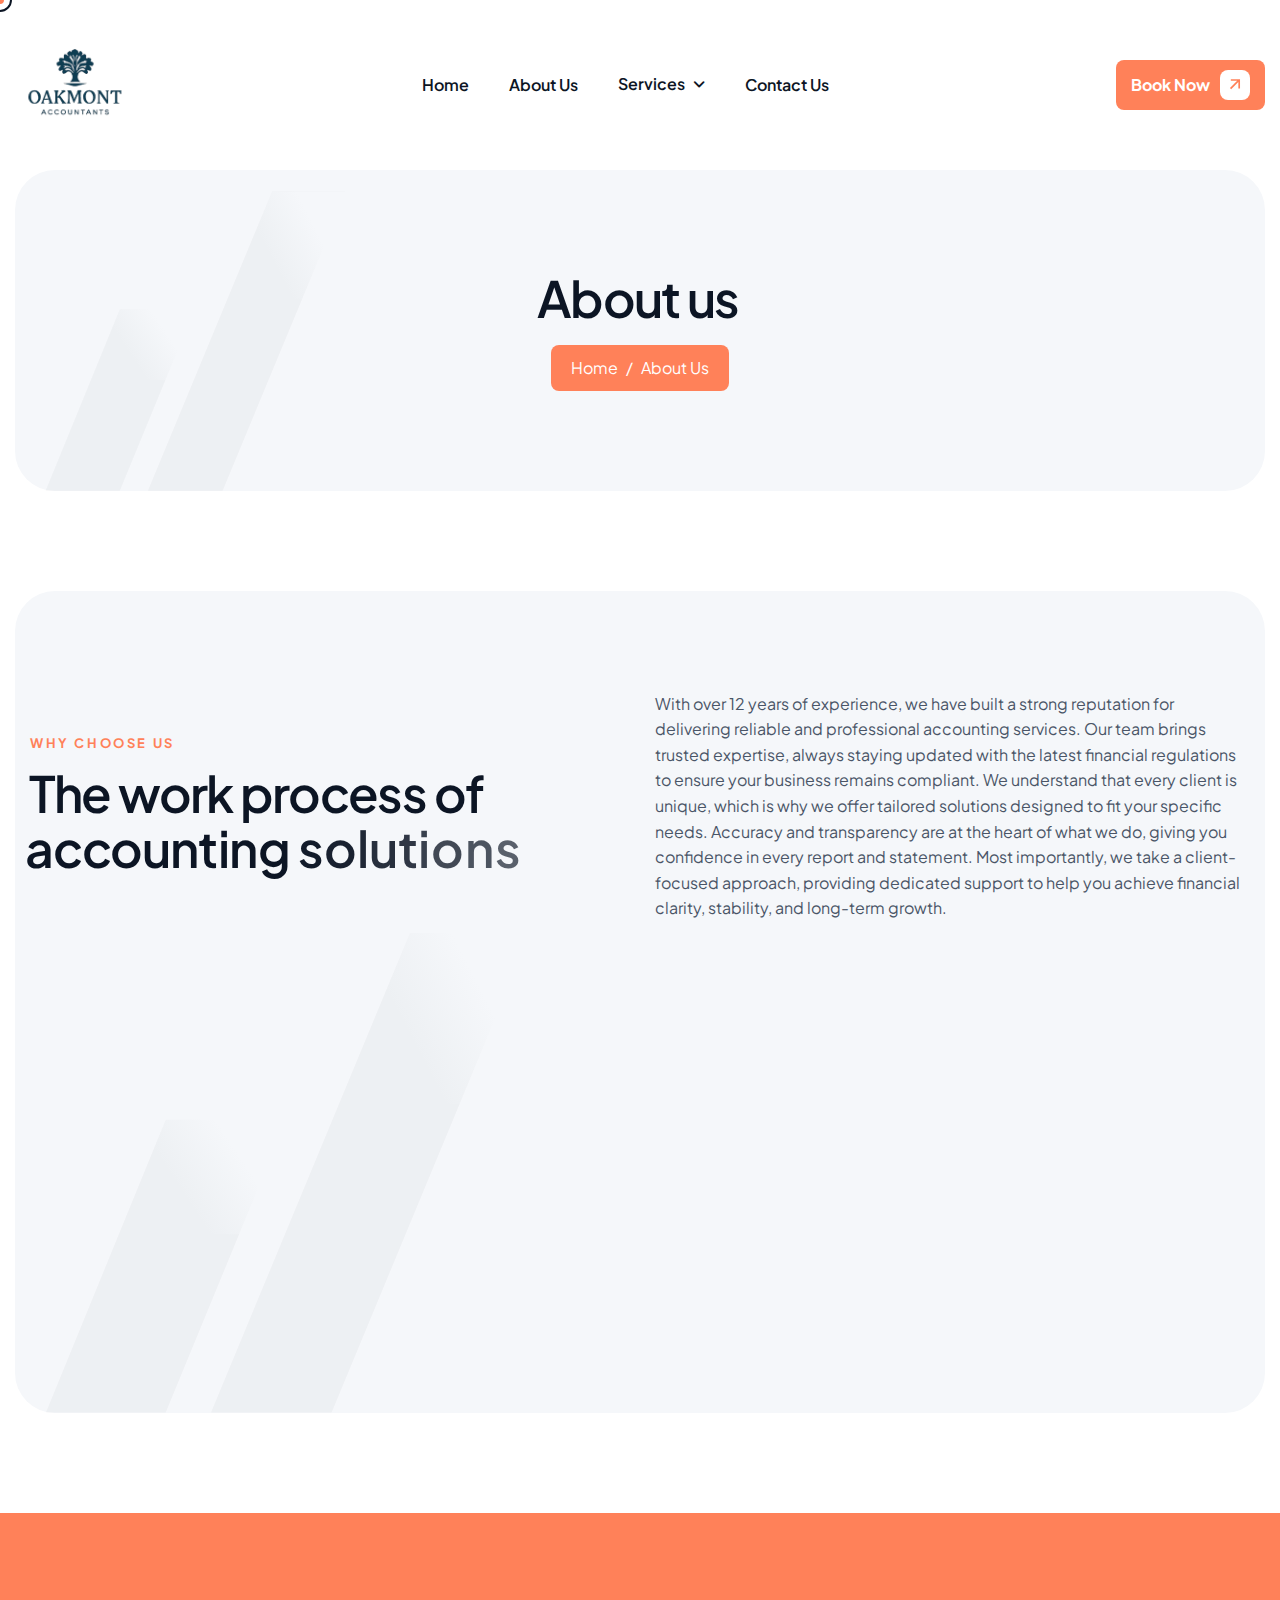
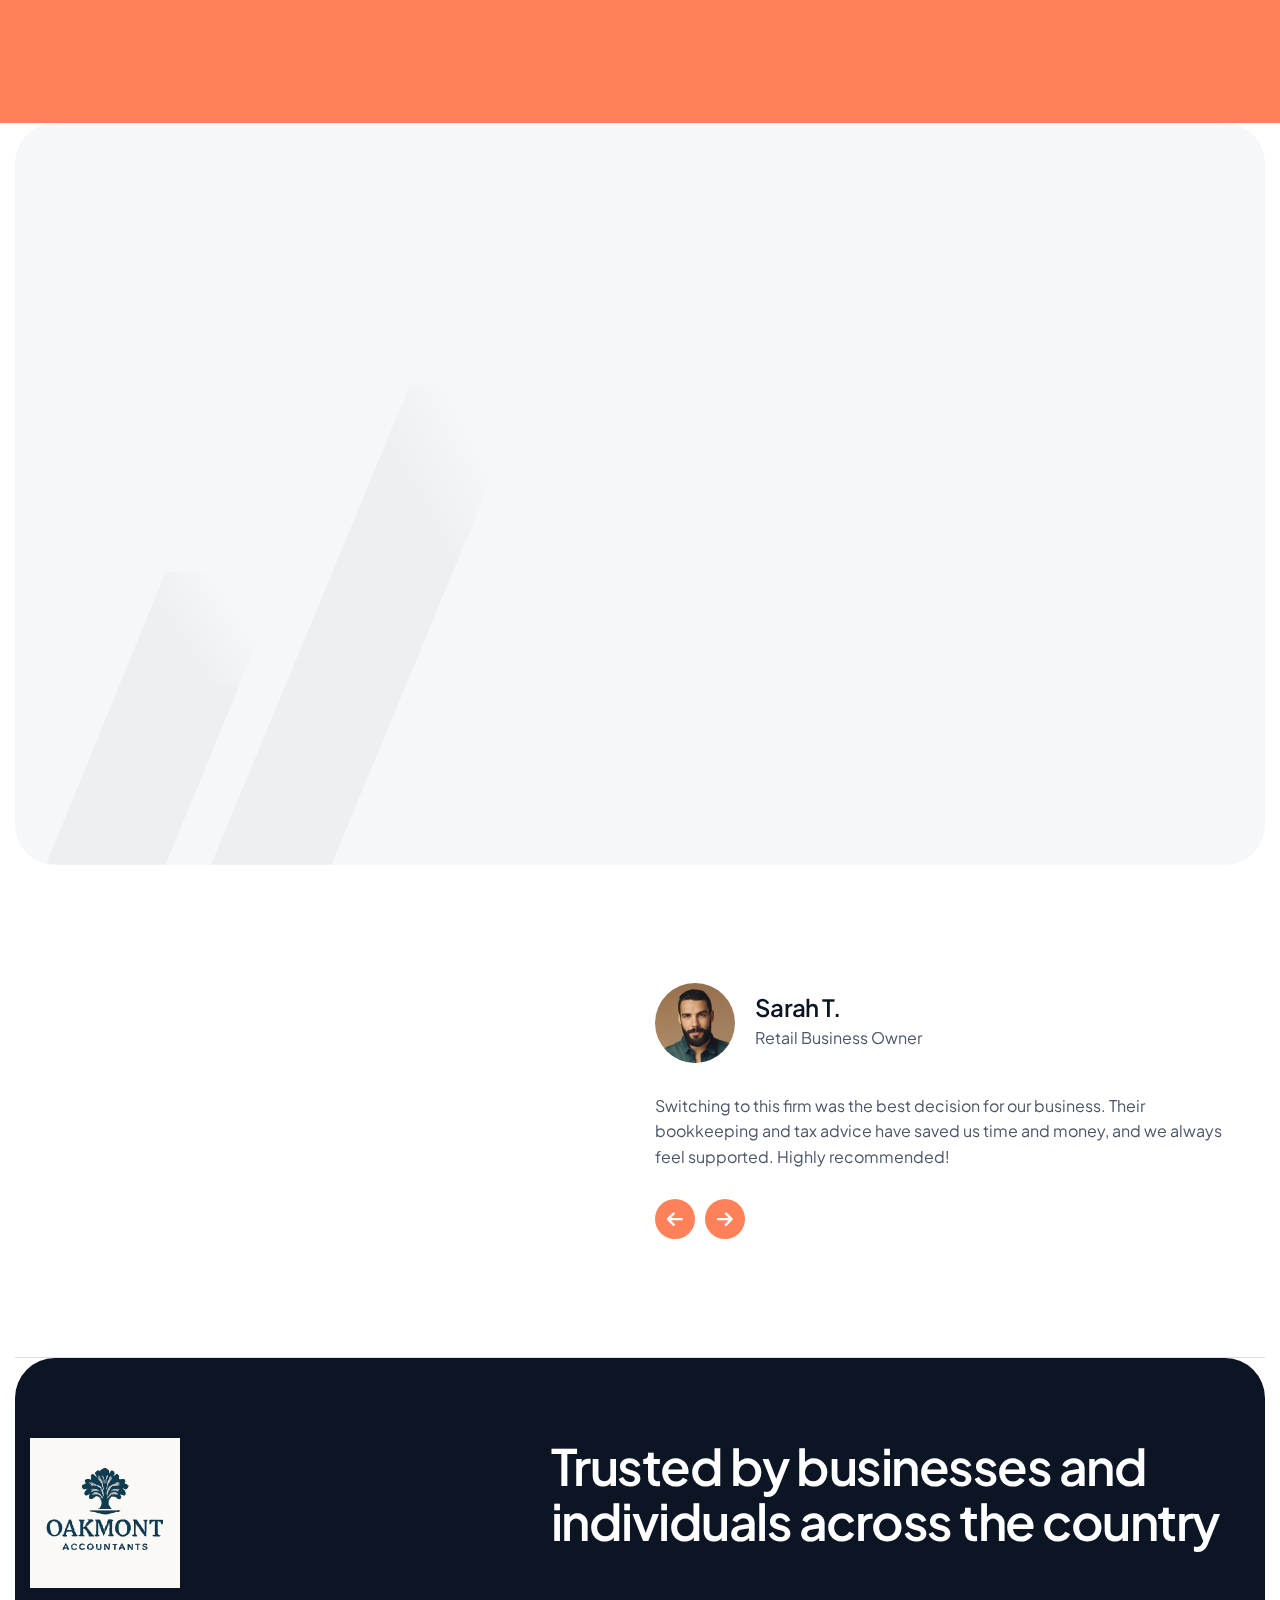
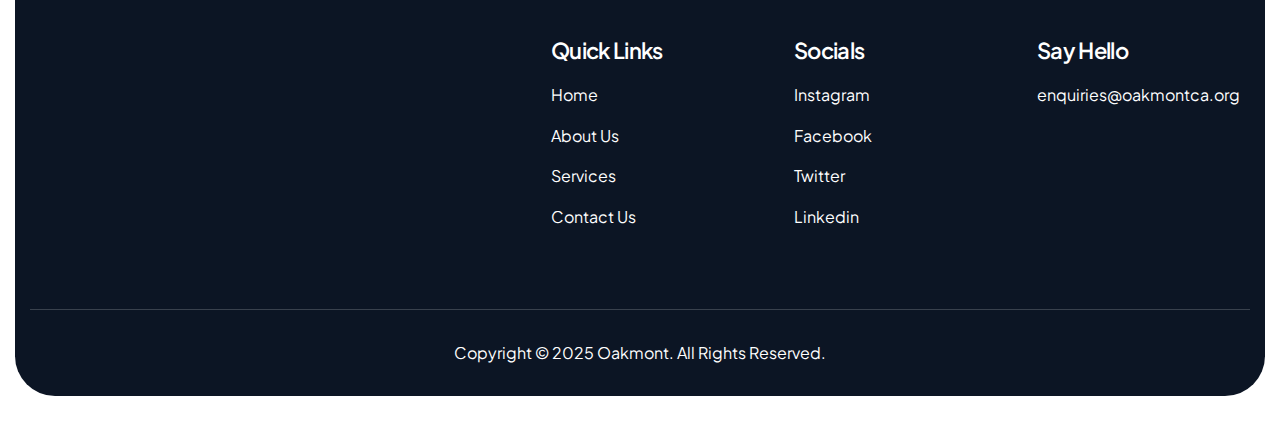
<file: about.html>
<!DOCTYPE html>
<html lang="zxx">
  <head>
    <!-- Meta -->
    <meta charset="utf-8" />
    <meta http-equiv="X-UA-Compatible" content="IE=edge" />
    <meta name="viewport" content="width=device-width, initial-scale=1.0" />
    <meta name="description" content="" />
    <meta name="keywords" content="" />
    <meta name="author" content="Awaiken" />
    <!-- Page Title -->
    <title>Oakmont - Accounting & Finance</title>
    <!-- Favicon Icon -->
    <link rel="shortcut icon" type="image/x-icon" href="images/favicon.ico" />
    <!-- Google Fonts Css-->
    <link rel="preconnect" href="https://fonts.googleapis.com" />
    <link rel="preconnect" href="https://fonts.gstatic.com" crossorigin />
    <link
      href="https://fonts.googleapis.com/css2?family=Plus+Jakarta+Sans:ital,wght@0,200..800;1,200..800&display=swap"
      rel="stylesheet"
    />
    <!-- Bootstrap Css -->
    <link href="css/bootstrap.min.css" rel="stylesheet" media="screen" />
    <!-- SlickNav Css -->
    <link href="css/slicknav.min.css" rel="stylesheet" />
    <!-- Swiper Css -->
    <link rel="stylesheet" href="css/swiper-bundle.min.css" />
    <!-- Font Awesome Icon Css-->
    <link href="css/all.css" rel="stylesheet" media="screen" />
    <!-- Animated Css -->
    <link href="css/animate.css" rel="stylesheet" />
    <!-- Magnific Popup Core Css File -->
    <link rel="stylesheet" href="css/magnific-popup.css" />
    <!-- Main Custom Css -->
    <link href="css/custom.css" rel="stylesheet" media="screen" />
  </head>
  <body class="tt-magic-cursor">
    <!-- Preloader Start -->
    <div class="preloader">
      <div class="loading-container">
        <div class="loading"></div>
        <div id="loading-icon"><img src="images/loader.svg" alt="" /></div>
      </div>
    </div>
    <!-- Preloader End -->

    <!-- Magic Cursor Start -->
    <div id="magic-cursor">
      <div id="ball">
        <div class="circle"></div>
      </div>
    </div>
    <!-- Magic Cursor End -->

    <!-- Header Start -->
    <header class="main-header">
      <div class="header-sticky">
        <nav class="navbar navbar-expand-lg">
          <div class="container">
            <!-- Logo Start -->
            <a class="navbar-brand" href="index.html">
              <img src="images/oakmontca-logo.png" alt="Logo" />
            </a>
            <!-- Logo End -->

            <!-- Main Menu Start -->
            <div class="collapse navbar-collapse main-menu">
              <div class="nav-menu-wrapper">
                <ul class="navbar-nav mr-auto" id="menu">
                  <li class="nav-item">
                    <a class="nav-link" href="index.html">Home</a>
                  </li>
                  <li class="nav-item">
                    <a class="nav-link" href="about.html">about us</a>
                  </li>
                  <li class="nav-item submenu">
                    <a class="nav-link" href="services.html">services</a>
                    <ul>
                      <li class="nav-item">
                        <a
                          class="nav-link"
                          href="accountancy-and-bookeeping.html"
                          >Accountancy and Bookeeping</a
                        >
                      </li>
                      <li class="nav-item">
                        <a class="nav-link" href="tax.html">Tax</a>
                      </li>
                      <li class="nav-item">
                        <a
                          class="nav-link"
                          href="advisory-and-tax-planning.html"
                          >Advisory and tax planning</a
                        >
                      </li>
                    </ul>
                  </li>
                  
                  <li class="nav-item">
                    <a class="nav-link" href="contact.html">Contact Us</a>
                  </li>
                   
                  <li class="nav-item highlighted-menu">
                    <a class="nav-link" href="pricing.html">Book Now</a>
                  </li>
                </ul>
              </div>
              <!-- Let’s Start Button Start -->
              <div class="header-btn d-inline-flex">
                <a href="pricing.html" class="btn-default">book now</a>
              </div>
              <!-- Let’s Start Button End -->
            </div>
            <!-- Main Menu End -->

            <div class="navbar-toggle"></div>
          </div>
        </nav>
        <div class="responsive-menu"></div>
      </div>
    </header>
    <!-- Header End -->

    <!-- Page Header Start -->
    <div class="page-header light-bg-section">
      <div class="container">
        <div class="row">
          <div class="col-lg-12">
            <!-- Page Header Box Start -->
            <div class="page-header-box">
              <h1 class="text-anime-style-3">About us</h1>
              <nav class="wow fadeInUp" data-wow-delay="0.25s">
                <ol class="breadcrumb">
                  <li class="breadcrumb-item"><a href="#">home</a></li>
                  <li class="breadcrumb-item active" aria-current="page">
                    about us
                  </li>
                </ol>
              </nav>
            </div>
            <!-- Page Header Box End -->
          </div>
        </div>
      </div>
    </div>
    <!-- Page Header End -->

    <!-- Why Choose Us Section Start -->
    <div class="why-choose-us light-bg-section">
      <div class="container">
        <div class="row section-row align-items-center">
          <div class="col-lg-6">
            <!-- Section Title Start -->
            <div class="section-title">
              <h3 class="wow fadeInUp">why choose us</h3>
              <h2 class="text-anime-style-3">
                The work process of accounting solutions
              </h2>
            </div>
            <!-- Section Title End -->
          </div>

          <div class="col-lg-6">
            <!-- Section Title Content Start -->
            <div
              class="section-title-content wow fadeInUp"
              data-wow-delay="0.25s"
            >
              <p>
                With over 12 years of experience, we have built a strong reputation for delivering reliable and professional accounting services. Our team brings trusted expertise, always staying updated with the latest financial regulations to ensure your business remains compliant. We understand that every client is unique, which is why we offer tailored solutions designed to fit your specific needs. Accuracy and transparency are at the heart of what we do, giving you confidence in every report and statement. Most importantly, we take a client-focused approach, providing dedicated support to help you achieve financial clarity, stability, and long-term growth.
              </p>
            </div>
            <!-- Section Title Content End -->
          </div>
        </div>

        <div class="row">
          <div class="col-lg-4">
            <!-- Why Choose Item Start -->
            <div class="why-choose-item wow fadeInUp" data-wow-delay="0.25s">
              <div class="icon-box">
                <img src="images/icon-why-choose-4.svg" alt="" />
              </div>
              <div class="why-choose-body">
                <h3>better financial insights</h3>
                <p>
                  We turn complex numbers into clear insights, helping you make smarter financial decisions. With accurate reporting and expert guidance, you gain the clarity to drive growth and success.
                </p>
              </div>
            </div>
            <!-- Why Choose Item End -->
          </div>

          <div class="col-lg-4">
            <!-- Why Choose Item Start -->
            <div class="why-choose-item wow fadeInUp" data-wow-delay="0.5s">
              <div class="icon-box">
                <img src="images/icon-why-choose-5.svg" alt="" />
              </div>
              <div class="why-choose-body">
                <h3>streamlined operations</h3>
                <p>
                 We simplify your accounting processes with efficient systems and expert support. From bookkeeping to compliance, our streamlined approach saves you time and reduces errors.
                </p>
              </div>
            </div>
            <!-- Why Choose Item End -->
          </div>

          <div class="col-lg-4">
            <!-- Why Choose Item Start -->
            <div class="why-choose-item wow fadeInUp" data-wow-delay="0.75s">
              <div class="icon-box">
                <img src="images/icon-why-choose-6.svg" alt="" />
              </div>
              <div class="why-choose-body">
                <h3>Planning ahead</h3>
                <p>
                  We go beyond the numbers to help you plan for the future with confidence. Our forward-looking strategies support sustainable growth, smart investments, and long-term financial stability.
                </p>
              </div>
            </div>
            <!-- Why Choose Item End -->
          </div>
        </div>
      </div>
    </div>
    <!-- Why Choose Us Section End -->

    <!-- Cta Box Section Start -->
    <div class="cta-box">
      <div class="container">
        <div class="row align-items-center">
          <div class="col-lg-8">
            <!-- Section Title Start -->
            <div class="section-title">
              <h2 class="text-anime-style-3">
                Looking for a premium accounting for your business?
              </h2>
            </div>
            <!-- Section Title End -->
          </div>

          <div class="col-lg-4">
            <!-- Section Btn Start -->
            <div class="section-btn wow fadeInUp" data-wow-delay="0.25s">
              <a
                href="contact.html"
                class="btn-default btn-highlighted btn-large"
                >get started</a
              >
            </div>
            <!-- Section Btn End -->
          </div>
        </div>
      </div>
    </div>
    <!-- Cta Box Section End -->

    <!-- Company Planning Section Start -->
    <div class="company-planning light-bg-section">
      <div class="container">
        <div class="row align-items-center">
          <div class="col-lg-6">
            <!-- Company Planning Image Start -->
            <div class="company-planning-image wow fadeInUp">
              <img src="images/company-planning-img.png" alt="" />
            </div>
            <!-- Company Planning Image End -->
          </div>

          <div class="col-lg-6">
            <!-- Company Planning Content Start -->
            <div class="company-planning-content">
              <!-- Section Title Start -->
              <div class="section-title">
                <h3 class="wow fadeInUp">financial planning</h3>
                <h2 class="text-anime-style-3">
                  We take the stress out of financial planning so you can focus on your business
                </h2>
              </div>
              <!-- Section Title End -->

              <!-- Company Planning Body Start -->
              <div class="company-planning-body">
               
                <ul class="wow fadeInUp" data-wow-delay="0.5s">
                  <li>Strategic Tax Optimization</li>
                  <li>Proactive Compliance Management</li>
                  <li>Future-Focused Financial Planning</li>
                </ul>
              </div>
              <!-- Company Planning Body End -->

              <!-- Company Planning Footer Start -->
              <div
                class="company-planning-footer wow fadeInUp"
                data-wow-delay="0.75s"
              >
                <a href="services.html" class="btn-default">read more</a>
              </div>
              <!-- Company Planning Footer End -->
            </div>
            <!-- Company Planning Content Start -->
          </div>
        </div>
      </div>
    </div>
    <!-- Company Planning Section End -->

    <!-- Client Testimonials Start -->
    <div class="client-testimonials">
      <div class="container">
        <div class="row section-row align-items-center">
          <div class="col-lg-6">
            <div class="client-testimonials-content">
              <!-- Section Title Start -->
              <div class="section-title">
                <h3 class="wow fadeInUp">testimonials</h3>
                <h2 class="text-anime-style-3">
                  Real stories of success and satisfaction
                </h2>
              </div>
              <!-- Section Title End -->

              <!-- Section Body Start -->
              <div class="section-body">
                <p class="wow fadeInUp" data-wow-delay="0.25s">
                  At vero eos et accusamus et iusto odio dignissimos ducimus qui
                  blanditiis praesentium voluptatum deleniti atque corrupti.
                </p>
                <a
                  href="contact.html"
                  class="btn-default wow fadeInUp"
                  data-wow-delay="0.5s"
                  >contact us</a
                >
              </div>
              <!-- Section Body Btn End -->
            </div>
          </div>

          <div class="col-lg-6">
            <!-- Testimonial Slider Start -->
            <div class="testimonial-slider">
              <div class="swiper">
                <div class="swiper-wrapper">
                  <!-- Testimonial Slide Start -->
                  <div class="swiper-slide">
                    <div class="testimonial-item">
                      <div class="testimonial-header">
                        <div class="author-image">
                          <figure class="image-anime">
                            <img src="images/author-1.jpg" alt="" />
                          </figure>
                        </div>
                        <div class="author-content">
                          <h2>Sarah T.</h2>
                          <p>Retail Business Owner</p>
                        </div>
                      </div>
                      <div class="testimonial-body">
                        <p>
                          Switching to this firm was the best decision for our
                          business. Their bookkeeping and tax advice have saved
                          us time and money, and we always feel supported.
                          Highly recommended!
                        </p>
                      </div>
                    </div>
                  </div>
                  <!-- Testimonial Slide End -->

                  <!-- Testimonial Slide Start -->
                  <div class="swiper-slide">
                    <div class="testimonial-item">
                      <div class="testimonial-header">
                        <div class="author-image">
                          <figure class="image-anime">
                            <img src="images/author-2.jpg" alt="" />
                          </figure>
                        </div>
                        <div class="author-content">
                          <h2>James R.</h2>
                          <p>Freelancer</p>
                        </div>
                      </div>
                      <div class="testimonial-body">
                        <p>
                          "They handled my self-assessment and personal tax
                          planning with great care. I finally feel confident
                          that everything is accurate and optimised.
                        </p>
                      </div>
                    </div>
                  </div>
                  <!-- Testimonial Slide End -->

                  <!-- Testimonial Slide Start -->
                  <div class="swiper-slide">
                    <div class="testimonial-item">
                      <div class="testimonial-header">
                        <div class="author-image">
                          <figure class="image-anime">
                            <img src="images/author-3.jpg" alt="" />
                          </figure>
                        </div>
                        <div class="author-content">
                          <h2>Priya K.</h2>
                          <p>Operations Director</p>
                        </div>
                      </div>
                      <div class="testimonial-body">
                        <p>
                          Oakmont’s advisory services have been invaluable. From
                          cash flow management to tax strategy, they’ve helped
                          us make informed decisions that have really driven
                          growth.
                        </p>
                      </div>
                    </div>
                  </div>
                  <!-- Testimonial Slide End -->
                  <!-- Testimonial Slide Start -->
                  <div class="swiper-slide">
                    <div class="testimonial-item">
                      <div class="testimonial-header">
                        <div class="author-image">
                          <figure class="image-anime">
                            <img src="images/author-4.jpg" alt="" />
                          </figure>
                        </div>
                        <div class="author-content">
                          <h2>Alex M.</h2>
                          <p>Tech Startup Founder</p>
                        </div>
                      </div>
                      <div class="testimonial-body">
                        <p>
                          Professional, responsive, and knowledgeable. They
                          guided us through our first year with clear advice on
                          accounting, payroll, and compliance. Couldn’t have
                          done it without them.
                        </p>
                      </div>
                    </div>
                  </div>
                  <!-- Testimonial Slide End -->
                </div>
                <div class="hero-button-prev"></div>
                <div class="hero-button-next"></div>
              </div>
            </div>
            <!-- Testimonial Slider End -->
          </div>
        </div>
      </div>
    </div>
    <!-- Client Testimonials End -->

    <!-- Footer Start -->
    <footer class="main-footer">
      <div class="container">
        <div class="row">
          <div class="col-lg-12">
            <!-- Footer About Start -->
            <div class="footer-about">
              <div class="row">
                <div class="col-lg-5">
                  <!-- Footer Logo Start -->
                  <div class="footer-logo">
                    <img src="images/footer-logo.svg" alt="" />
                  </div>
                  <!-- Footer Logo End -->
                </div>

                <div class="col-lg-7">
                  <!-- Footer Title Start -->
                  <div class="footer-title">
                    <h2>
                      Trusted by businesses and individuals across the country
                    </h2>
                  </div>
                  <!-- Footer Title End -->
                </div>
              </div>
            </div>
            <!-- Footer End Start -->

            <!-- Footer Body Start -->
            <div class="footer-body">
              <div class="row">
                <div class="col-lg-5"></div>

                <div class="col-lg-7">
                  <div class="row">
                    <div class="col-md-4 col-6">
                      <!-- Footer Links Start -->
                      <div class="footer-links">
                        <h2>quick links</h2>
                        <ul>
                          <li><a href="index.html">Home</a></li>
                          <li><a href="about.html">About Us</a></li>
                          <li><a href="services.html">Services</a></li>
                          <li><a href="contact.html">Contact Us</a></li>
                        </ul>
                      </div>
                      <!-- Footer Links End -->
                    </div>

                    <div class="col-md-4 col-6">
                      <!-- Footer Links Start -->
                      <div class="footer-links">
                        <h2>Socials</h2>
                        <ul>
                          <li><a href="#">instagram</a></li>
                          <li><a href="#">facebook</a></li>
                          <li><a href="#">twitter</a></li>
                          <li><a href="#">linkedin</a></li>
                        </ul>
                      </div>
                      <!-- Footer Links End -->
                    </div>

                    <div class="col-md-4">
                      <!-- Footer Contact Start -->
                      <div class="footer-contact">
                        <h2>say hello</h2>
                        <ul>
                          <li><a href="#">enquiries@oakmontca.org</a></li>
                          
                        </ul>
                      </div>
                      <!-- Footer Contact End -->
                    </div>
                  </div>
                </div>
              </div>
            </div>
            <!-- Footer Body End -->

            <!-- Copyright Footer Start -->
            <div class="footer-copyright">
              <div class="row align-items-center">
                <div class="col-lg-12">
                  <!-- Footer Copyright Content Start -->
                  <div class="footer-copyright-text">
                    <p>copyright © 2025 Oakmont. all rights reserved.</p>
                  </div>
                  <!-- Footer Copyright Content End -->
                </div>
              </div>
            </div>
            <!-- Copyright Footer End -->
          </div>
        </div>
      </div>
    </footer>
    <!-- Footer End -->

    <!-- Jquery Library File -->
    <script src="js/jquery-3.7.1.min.js"></script>
    <!-- Bootstrap js file -->
    <script src="js/bootstrap.min.js"></script>
    <!-- Validator js file -->
    <script src="js/validator.min.js"></script>
    <!-- SlickNav js file -->
    <script src="js/jquery.slicknav.js"></script>
    <!-- Swiper js file -->
    <script src="js/swiper-bundle.min.js"></script>
    <!-- Counter js file -->
    <script src="js/jquery.waypoints.min.js"></script>
    <script src="js/jquery.counterup.min.js"></script>
    <!-- Magnific js file -->
    <script src="js/jquery.magnific-popup.min.js"></script>
    <!-- SmoothScroll -->
    <script src="js/SmoothScroll.js"></script>
    <!-- MagicCursor js file -->
    <script src="js/gsap.min.js"></script>
    <script src="js/magiccursor.js"></script>
    <!-- Text Effect js file -->
    <script src="js/SplitText.js"></script>
    <script src="js/ScrollTrigger.min.js"></script>
    <!-- Wow js file -->
    <script src="js/wow.js"></script>
    <!-- Main Custom js file -->
    <script src="js/function.js"></script>
  </body>
</html>
</file>
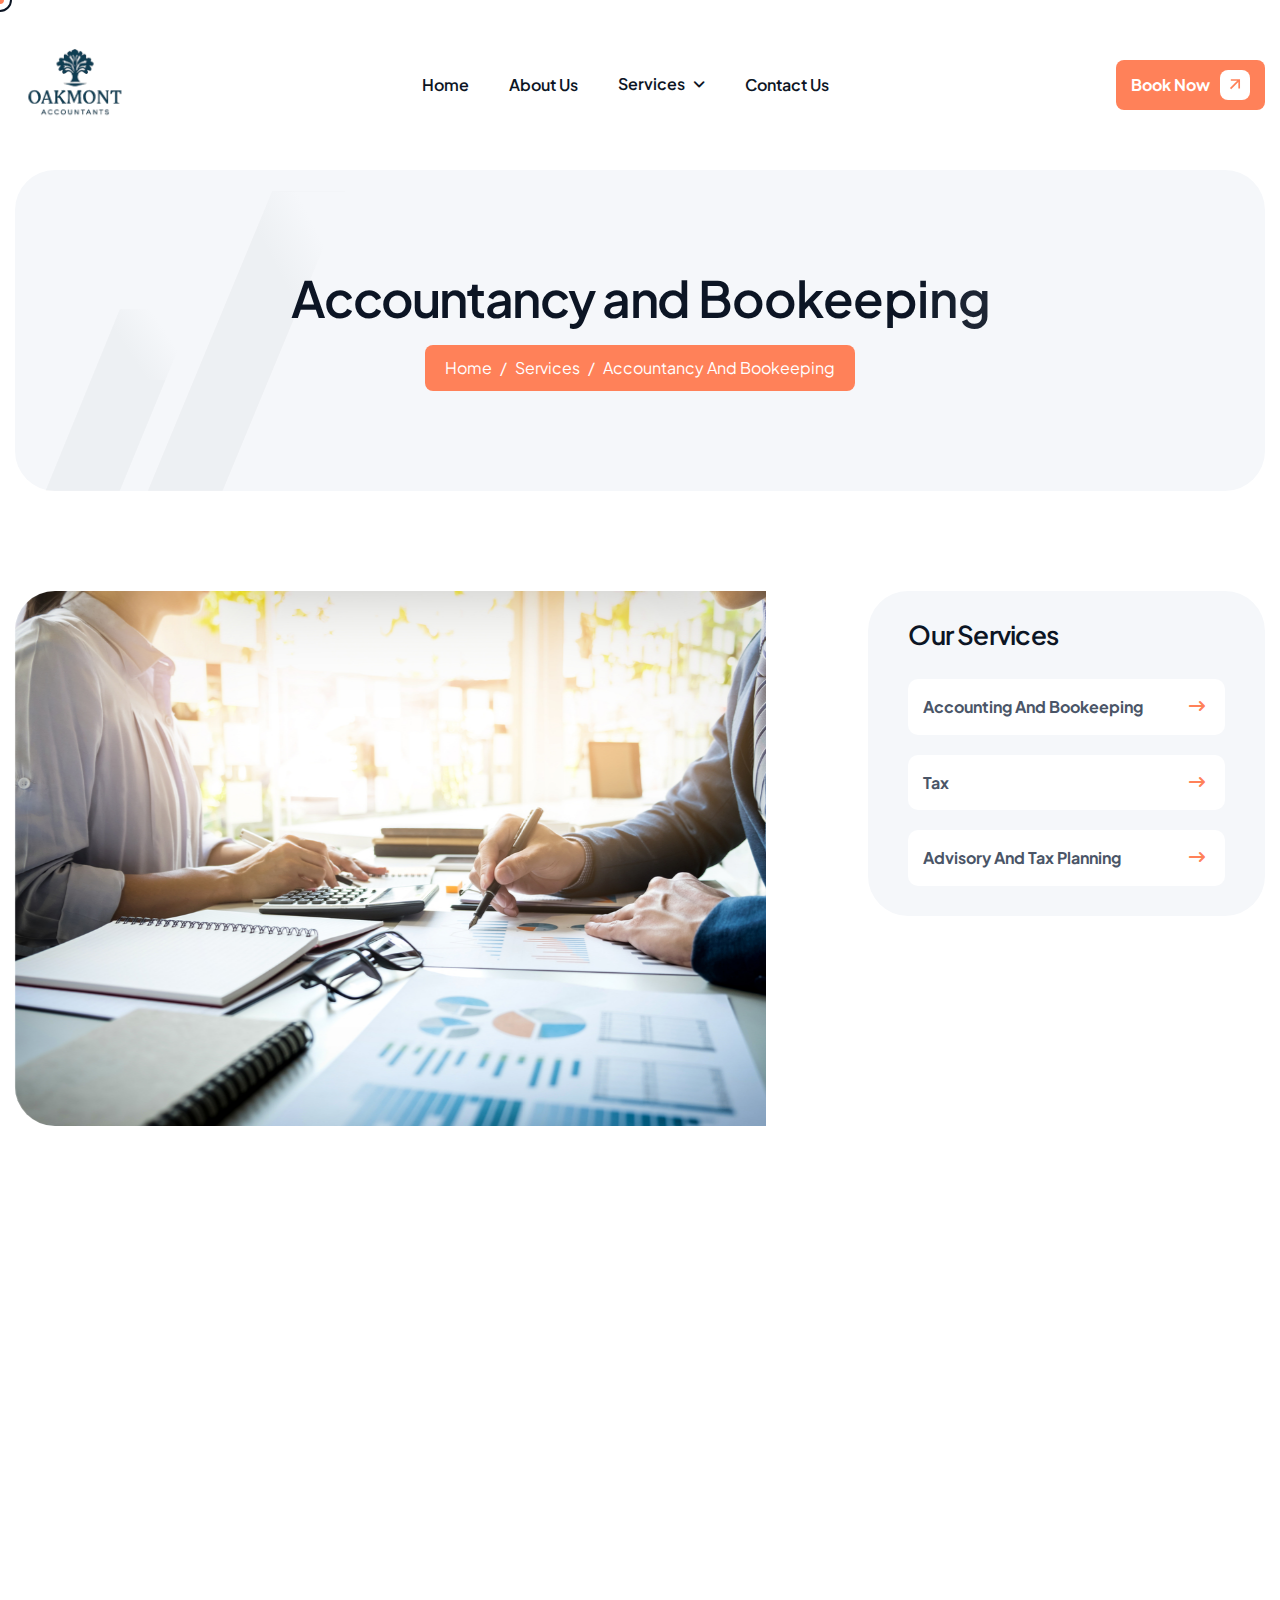
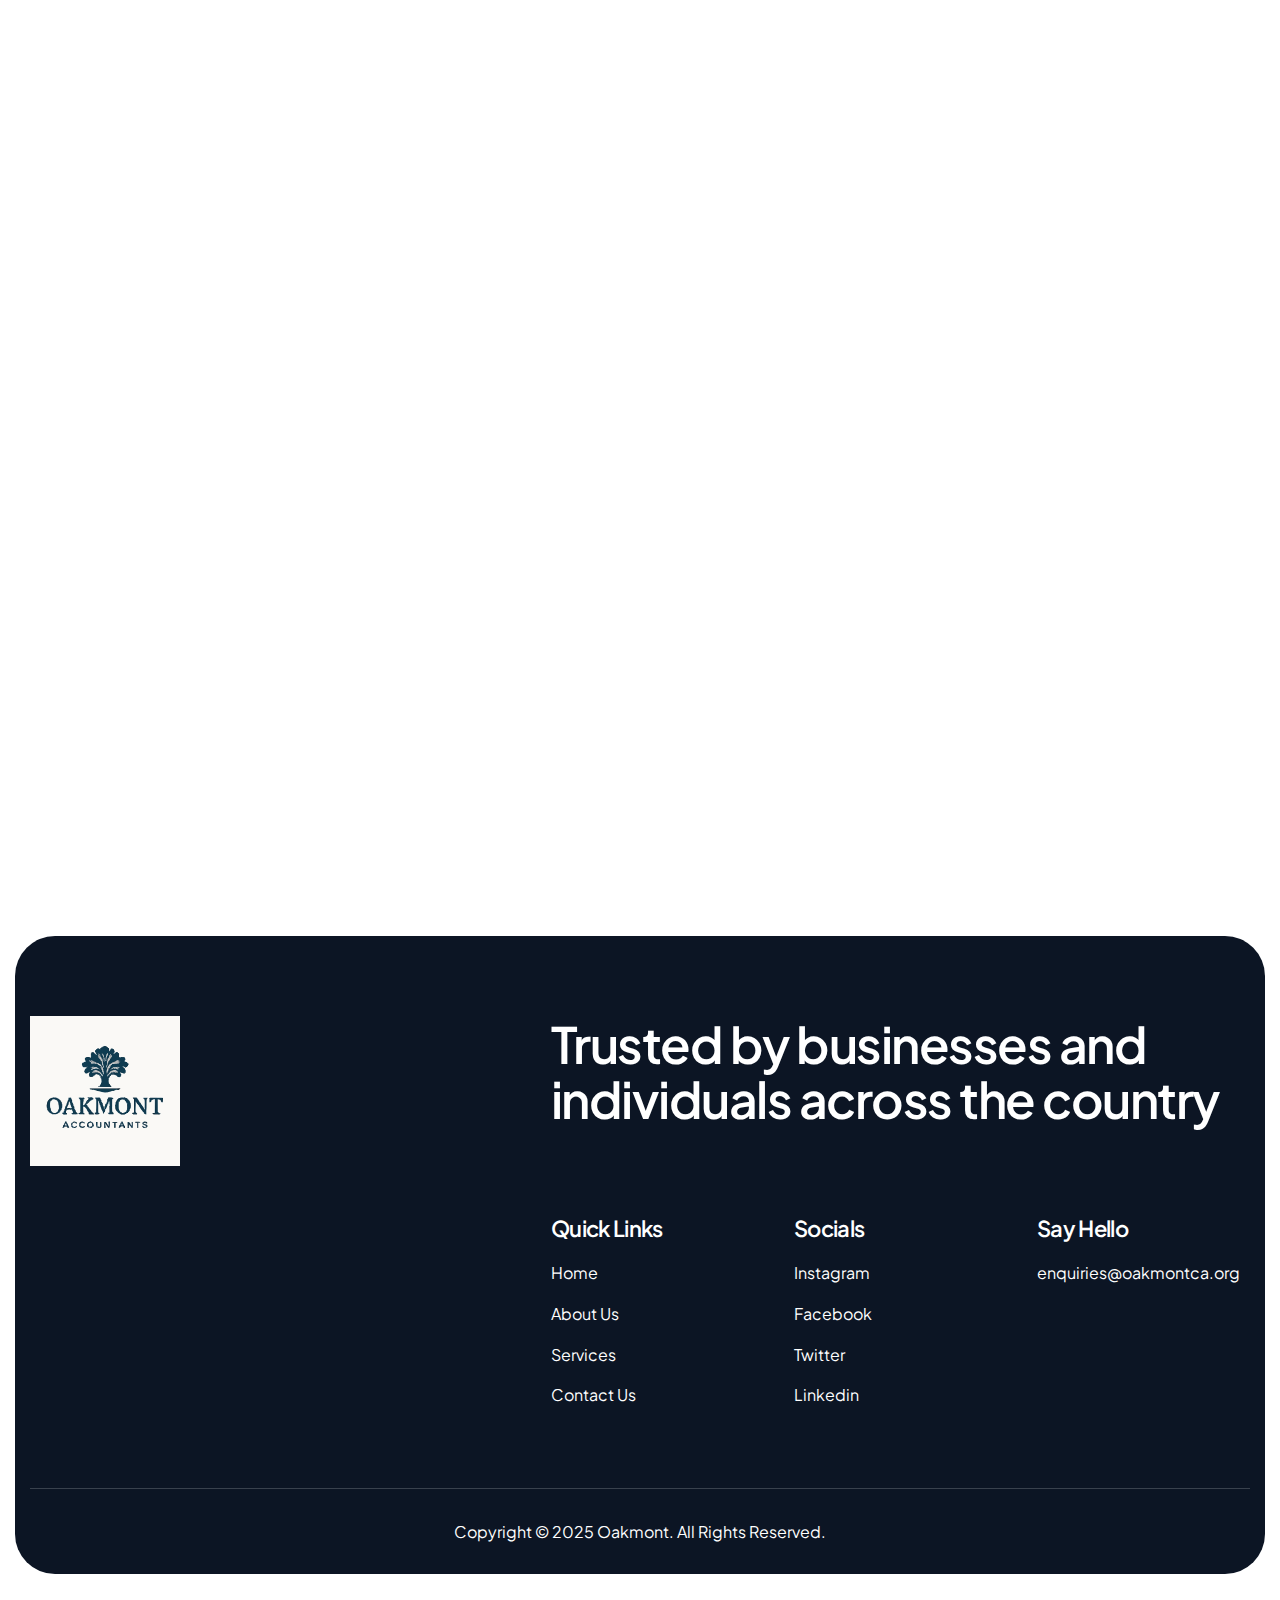
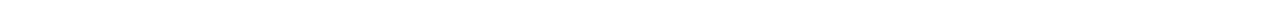
<file: accountancy-and-bookeeping.html>
<!DOCTYPE html>
<html lang="zxx">
  <head>
    <!-- Meta -->
    <meta charset="utf-8" />
    <meta http-equiv="X-UA-Compatible" content="IE=edge" />
    <meta name="viewport" content="width=device-width, initial-scale=1.0" />
    <meta name="description" content="" />
    <meta name="keywords" content="" />
    <meta name="author" content="Awaiken" />
    <!-- Page Title -->
    <title>Oakmont - Accounting & Finance</title>
    <!-- Favicon Icon -->
    <link rel="shortcut icon" type="image/x-icon" href="images/favicon.ico" />
    <!-- Google Fonts Css-->
    <link rel="preconnect" href="https://fonts.googleapis.com" />
    <link rel="preconnect" href="https://fonts.gstatic.com" crossorigin />
    <link
      href="https://fonts.googleapis.com/css2?family=Plus+Jakarta+Sans:ital,wght@0,200..800;1,200..800&display=swap"
      rel="stylesheet"
    />
    <!-- Bootstrap Css -->
    <link href="css/bootstrap.min.css" rel="stylesheet" media="screen" />
    <!-- SlickNav Css -->
    <link href="css/slicknav.min.css" rel="stylesheet" />
    <!-- Swiper Css -->
    <link rel="stylesheet" href="css/swiper-bundle.min.css" />
    <!-- Font Awesome Icon Css-->
    <link href="css/all.css" rel="stylesheet" media="screen" />
    <!-- Animated Css -->
    <link href="css/animate.css" rel="stylesheet" />
    <!-- Magnific Popup Core Css File -->
    <link rel="stylesheet" href="css/magnific-popup.css" />
    <!-- Main Custom Css -->
    <link href="css/custom.css" rel="stylesheet" media="screen" />
  </head>
  <body class="tt-magic-cursor">
    <!-- Preloader Start -->
    <div class="preloader">
      <div class="loading-container">
        <div class="loading"></div>
        <div id="loading-icon"><img src="images/loader.svg" alt="" /></div>
      </div>
    </div>
    <!-- Preloader End -->

    <!-- Magic Cursor Start -->
    <div id="magic-cursor">
      <div id="ball">
        <div class="circle"></div>
      </div>
    </div>
    <!-- Magic Cursor End -->

    <!-- Header Start -->
    <header class="main-header">
      <div class="header-sticky">
        <nav class="navbar navbar-expand-lg">
          <div class="container">
            <!-- Logo Start -->
            <a class="navbar-brand" href="index.html">
              <img src="images/oakmontca-logo.png" alt="Logo" />
            </a>
            <!-- Logo End -->

            <!-- Main Menu Start -->
            <div class="collapse navbar-collapse main-menu">
              <div class="nav-menu-wrapper">
                <ul class="navbar-nav mr-auto" id="menu">
                  <li class="nav-item">
                    <a class="nav-link" href="index.html">Home</a>
                  </li>
                  <li class="nav-item">
                    <a class="nav-link" href="about.html">about us</a>
                  </li>
                  <li class="nav-item submenu">
                    <a class="nav-link" href="services.html">services</a>
                    <ul>
                      <li class="nav-item">
                        <a
                          class="nav-link"
                          href="accountancy-and-bookeeping.html"
                          >Accountancy and Bookeeping</a
                        >
                      </li>
                      <li class="nav-item">
                        <a class="nav-link" href="tax.html">Tax</a>
                      </li>
                      <li class="nav-item">
                        <a
                          class="nav-link"
                          href="advisory-and-tax-planning.html"
                          >Advisory and tax planning</a
                        >
                      </li>
                    </ul>
                  </li>

                  <li class="nav-item">
                    <a class="nav-link" href="contact.html">Contact Us</a>
                  </li>

                  <li class="nav-item highlighted-menu">
                    <a class="nav-link" href="pricing.html">Book Now</a>
                  </li>
                </ul>
              </div>
              <!-- Let’s Start Button Start -->
              <div class="header-btn d-inline-flex">
                <a href="pricing.html" class="btn-default">book now</a>
              </div>
              <!-- Let’s Start Button End -->
            </div>
            <!-- Main Menu End -->

            <div class="navbar-toggle"></div>
          </div>
        </nav>
        <div class="responsive-menu"></div>
      </div>
    </header>
    <!-- Header End -->

    <!-- Page Header Start -->
    <div class="page-header light-bg-section">
      <div class="container">
        <div class="row">
          <div class="col-lg-12">
            <!-- Page Header Box Start -->
            <div class="page-header-box">
              <h1 class="text-anime-style-3">Accountancy and Bookeeping</h1>
              <nav class="wow fadeInUp" data-wow-delay="0.25s">
                <ol class="breadcrumb">
                  <li class="breadcrumb-item"><a href="#">home</a></li>
                  <li class="breadcrumb-item"><a href="#">services</a></li>
                  <li class="breadcrumb-item active" aria-current="page">
                    Accountancy and Bookeeping
                  </li>
                </ol>
              </nav>
            </div>
            <!-- Page Header Box End -->
          </div>
        </div>
      </div>
    </div>
    <!-- Page Header End -->

    <!-- Single Service Page Start -->
    <div class="page-service-single">
      <div class="container">
        <div class="row">
          <div class="col-lg-8">
            <div class="service-single-content">
              <!-- Service Featured Image Start -->
              <div class="service-featured-image">
                <figure class="image-anime reveal">
                  <img src="images/service-detail-1.jpg" alt="" />
                </figure>
              </div>
              <!-- Service Featured Image End -->

              <!-- Service Entry Content Start -->
              <div class="service-entry">
                <p class="wow fadeInUp">
                  Stay compliant, save time, and gain clarity. Our accountancy
                  and bookkeeping services keep your finances organised so you
                  can focus on growing your business.
                </p>

                <!-- Service Benefits Start -->
                <div class="service-benefits">
                  <div class="row">
                    <div class="col-md-6">
                      <!-- Service Benefits Item Start -->
                      <div class="service-benefits-item wow fadeInUp">
                        <div class="icon-box">
                          <img
                            src="images/icon-service-benefits-1.svg"
                            alt=""
                          />
                        </div>
                        <div class="service-benefits-content">
                          <h3 class="ls-1">Financial Reporting</h3>
                          <p>
                            We provide clear, accurate reports that give you
                            insight into your business performance. Our reports
                            help you make informed decisions and track progress
                            toward your goals
                          </p>
                        </div>
                      </div>
                      <!-- Service Benefits Item End -->
                    </div>

                    <div class="col-md-6">
                      <!-- Service Benefits Item Start -->
                      <div
                        class="service-benefits-item wow fadeInUp"
                        data-wow-delay="0.25s"
                      >
                        <div class="icon-box">
                          <img
                            src="images/icon-service-benefits-2.svg"
                            alt=""
                          />
                        </div>
                        <div class="service-benefits-content">
                          <h3 class="ls-1">Financial Statement Preparation</h3>
                          <p>
                            From profit & loss statements to balance sheets, we
                            prepare professional financial statements that
                            comply with regulations and give you a complete view
                            of your finances.
                          </p>
                        </div>
                      </div>
                      <!-- Service Benefits Item End -->
                    </div>

                    <div class="col-md-6">
                      <!-- Service Benefits Item Start -->
                      <div
                        class="service-benefits-item wow fadeInUp"
                        data-wow-delay="0.5s"
                      >
                        <div class="icon-box">
                          <img
                            src="images/icon-service-benefits-3.svg"
                            alt=""
                          />
                        </div>
                        <div class="service-benefits-content">
                          <h3 class="ls-1">Cash Flow Analysis</h3>
                          <p>
                            Understanding your cash flow is key to a healthy
                            business. We analyse your inflows and outflows to
                            identify trends, opportunities, and potential issues
                            before they arise
                          </p>
                        </div>
                      </div>
                      <!-- Service Benefits Item End -->
                    </div>

                    <div class="col-md-6">
                      <!-- Service Benefits Item Start -->
                      <div
                        class="service-benefits-item wow fadeInUp"
                        data-wow-delay="0.75s"
                      >
                        <div class="icon-box">
                          <img
                            src="images/icon-service-benefits-4.svg"
                            alt=""
                          />
                        </div>
                        <div class="service-benefits-content">
                          <h3 class="ls-1">
                            Preparation of Sole Trader Accounts
                          </h3>
                          <p>
                            We prepare accounts tailored to sole traders,
                            ensuring compliance and accuracy while providing
                            simple, actionable insights into your business
                            finances
                          </p>
                        </div>
                      </div>
                      <!-- Service Benefits Item End -->
                    </div>

                    <div class="col-md-6">
                      <!-- Service Benefits Item Start -->
                      <div
                        class="service-benefits-item wow fadeInUp"
                        data-wow-delay="0.75s"
                      >
                        <div class="icon-box">
                          <img
                            src="images/icon-service-benefits-5.svg"
                            alt=""
                          />
                        </div>
                        <div class="service-benefits-content">
                          <h3 class="ls-1">
                            Preparation of Partnership & LLP Accounts
                          </h3>
                          <p>
                            We handle the complexities of partnerships and LLPs,
                            preparing accounts that meet statutory requirements
                            and fairly reflect each partner’s position.
                          </p>
                        </div>
                      </div>
                      <!-- Service Benefits Item End -->
                    </div>

                    <div class="col-md-6">
                      <!-- Service Benefits Item Start -->
                      <div
                        class="service-benefits-item wow fadeInUp"
                        data-wow-delay="0.75s"
                      >
                        <div class="icon-box">
                          <img
                            src="images/icon-service-benefits-6.svg"
                            alt=""
                          />
                        </div>
                        <div class="service-benefits-content">
                          <h3 class="ls-1">
                            Preparation of Limited Company Accounts
                          </h3>
                          <p>
                            Our team prepares limited company accounts that are
                            fully compliant, accurate, and ready for submission
                            to Companies House and HMRC.
                          </p>
                        </div>
                      </div>
                      <!-- Service Benefits Item End -->
                    </div>

                    <div class="col-md-6">
                      <!-- Service Benefits Item Start -->
                      <div
                        class="service-benefits-item wow fadeInUp"
                        data-wow-delay="0.75s"
                      >
                        <div class="icon-box">
                          <img
                            src="images/icon-service-benefits-7.svg"
                            alt=""
                          />
                        </div>
                        <div class="service-benefits-content">
                          <h3 class="ls-1">Bookkeeping</h3>
                          <p>
                            We manage your day-to-day financial records, from
                            transactions and invoices to reconciliations,
                            keeping your accounts organised, accurate, and up to
                            date.
                          </p>
                        </div>
                      </div>
                      <!-- Service Benefits Item End -->
                    </div>
                  </div>
                </div>
                <!-- Service Benefits End -->
              </div>
              <!-- Service Entry Content End -->
            </div>
          </div>

          <div class="col-lg-4">
            <!-- Service Sidebar Start -->
            <div class="service-sidebar">
              <!-- Service Catagery List Start -->
              <div class="service-catagery-list wow fadeInUp">
                <h3>our services</h3>
                <ul>
                  <li>
                    <a href="accountancy-and-bookeeping.html"
                      >Accounting and Bookeeping</a
                    >
                  </li>
                  <li><a href="tax.html">Tax</a></li>
                  <li>
                    <a href="advisory-and-tax-planning.html"
                      >Advisory and tax planning</a
                    >
                  </li>
                </ul>
              </div>
              <!-- Service Catagery List End -->

              <!-- Sidebar Cta Box Start -->
              <div class="sidebar-cta-box wow fadeInUp" data-wow-delay="0.5s">
                <!-- Sidebar Cta Image Start -->
                <div class="sidebar-cta-image">
                  <figure class="image-anime">
                    <img src="images/service-cta-bg.jpg" alt="" />
                  </figure>
                </div>
                <!-- Sidebar Cta Image End -->

                <!-- Sidebar Cta Content Start -->
                <div class="sidebar-cta-content">
                  <h3>Need Help? We Are Here To Help You</h3>
                  <a href="contact.html" class="btn-default btn-highlighted"
                    >contact us</a
                  >
                </div>
                <!-- Sidebar Cta Content End -->
              </div>
              <!-- Sidebar Cta Box End -->
            </div>
            <!-- Service Sidebar End -->
          </div>
        </div>
      </div>
    </div>
    <!-- Single Service Page End -->

    <!-- Footer Start -->
    <footer class="main-footer">
      <div class="container">
        <div class="row">
          <div class="col-lg-12">
            <!-- Footer About Start -->
            <div class="footer-about">
              <div class="row">
                <div class="col-lg-5">
                  <!-- Footer Logo Start -->
                  <div class="footer-logo">
                    <img src="images/footer-logo.svg" alt="" />
                  </div>
                  <!-- Footer Logo End -->
                </div>

                <div class="col-lg-7">
                  <!-- Footer Title Start -->
                  <div class="footer-title">
                    <h2>
                      Trusted by businesses and individuals across the country
                    </h2>
                  </div>
                  <!-- Footer Title End -->
                </div>
              </div>
            </div>
            <!-- Footer End Start -->

            <!-- Footer Body Start -->
            <div class="footer-body">
              <div class="row">
                <div class="col-lg-5"></div>

                <div class="col-lg-7">
                  <div class="row">
                    <div class="col-md-4 col-6">
                      <!-- Footer Links Start -->
                      <div class="footer-links">
                        <h2>quick links</h2>
                        <ul>
                          <li><a href="index.html">Home</a></li>
                          <li><a href="about.html">About Us</a></li>
                          <li><a href="services.html">Services</a></li>
                          <li><a href="contact.html">Contact Us</a></li>
                        </ul>
                      </div>
                      <!-- Footer Links End -->
                    </div>

                    <div class="col-md-4 col-6">
                      <!-- Footer Links Start -->
                      <div class="footer-links">
                        <h2>Socials</h2>
                        <ul>
                          <li><a href="#">instagram</a></li>
                          <li><a href="#">facebook</a></li>
                          <li><a href="#">twitter</a></li>
                          <li><a href="#">linkedin</a></li>
                        </ul>
                      </div>
                      <!-- Footer Links End -->
                    </div>

                    <div class="col-md-4">
                      <!-- Footer Contact Start -->
                      <div class="footer-contact">
                        <h2>say hello</h2>
                        <ul>
                          <li><a href="#">enquiries@oakmontca.org</a></li>
                        </ul>
                      </div>
                      <!-- Footer Contact End -->
                    </div>
                  </div>
                </div>
              </div>
            </div>
            <!-- Footer Body End -->

            <!-- Copyright Footer Start -->
            <div class="footer-copyright">
              <div class="row align-items-center">
                <div class="col-lg-12">
                  <!-- Footer Copyright Content Start -->
                  <div class="footer-copyright-text">
                    <p>copyright © 2025 Oakmont. all rights reserved.</p>
                  </div>
                  <!-- Footer Copyright Content End -->
                </div>
              </div>
            </div>
            <!-- Copyright Footer End -->
          </div>
        </div>
      </div>
    </footer>
    <!-- Footer End -->

    <!-- Jquery Library File -->
    <script src="js/jquery-3.7.1.min.js"></script>
    <!-- Bootstrap js file -->
    <script src="js/bootstrap.min.js"></script>
    <!-- Validator js file -->
    <script src="js/validator.min.js"></script>
    <!-- SlickNav js file -->
    <script src="js/jquery.slicknav.js"></script>
    <!-- Swiper js file -->
    <script src="js/swiper-bundle.min.js"></script>
    <!-- Counter js file -->
    <script src="js/jquery.waypoints.min.js"></script>
    <script src="js/jquery.counterup.min.js"></script>
    <!-- Magnific js file -->
    <script src="js/jquery.magnific-popup.min.js"></script>
    <!-- SmoothScroll -->
    <script src="js/SmoothScroll.js"></script>
    <!-- MagicCursor js file -->
    <script src="js/gsap.min.js"></script>
    <script src="js/magiccursor.js"></script>
    <!-- Text Effect js file -->
    <script src="js/SplitText.js"></script>
    <script src="js/ScrollTrigger.min.js"></script>
    <!-- Wow js file -->
    <script src="js/wow.js"></script>
    <!-- Main Custom js file -->
    <script src="js/function.js"></script>
  </body>
</html>
</file>
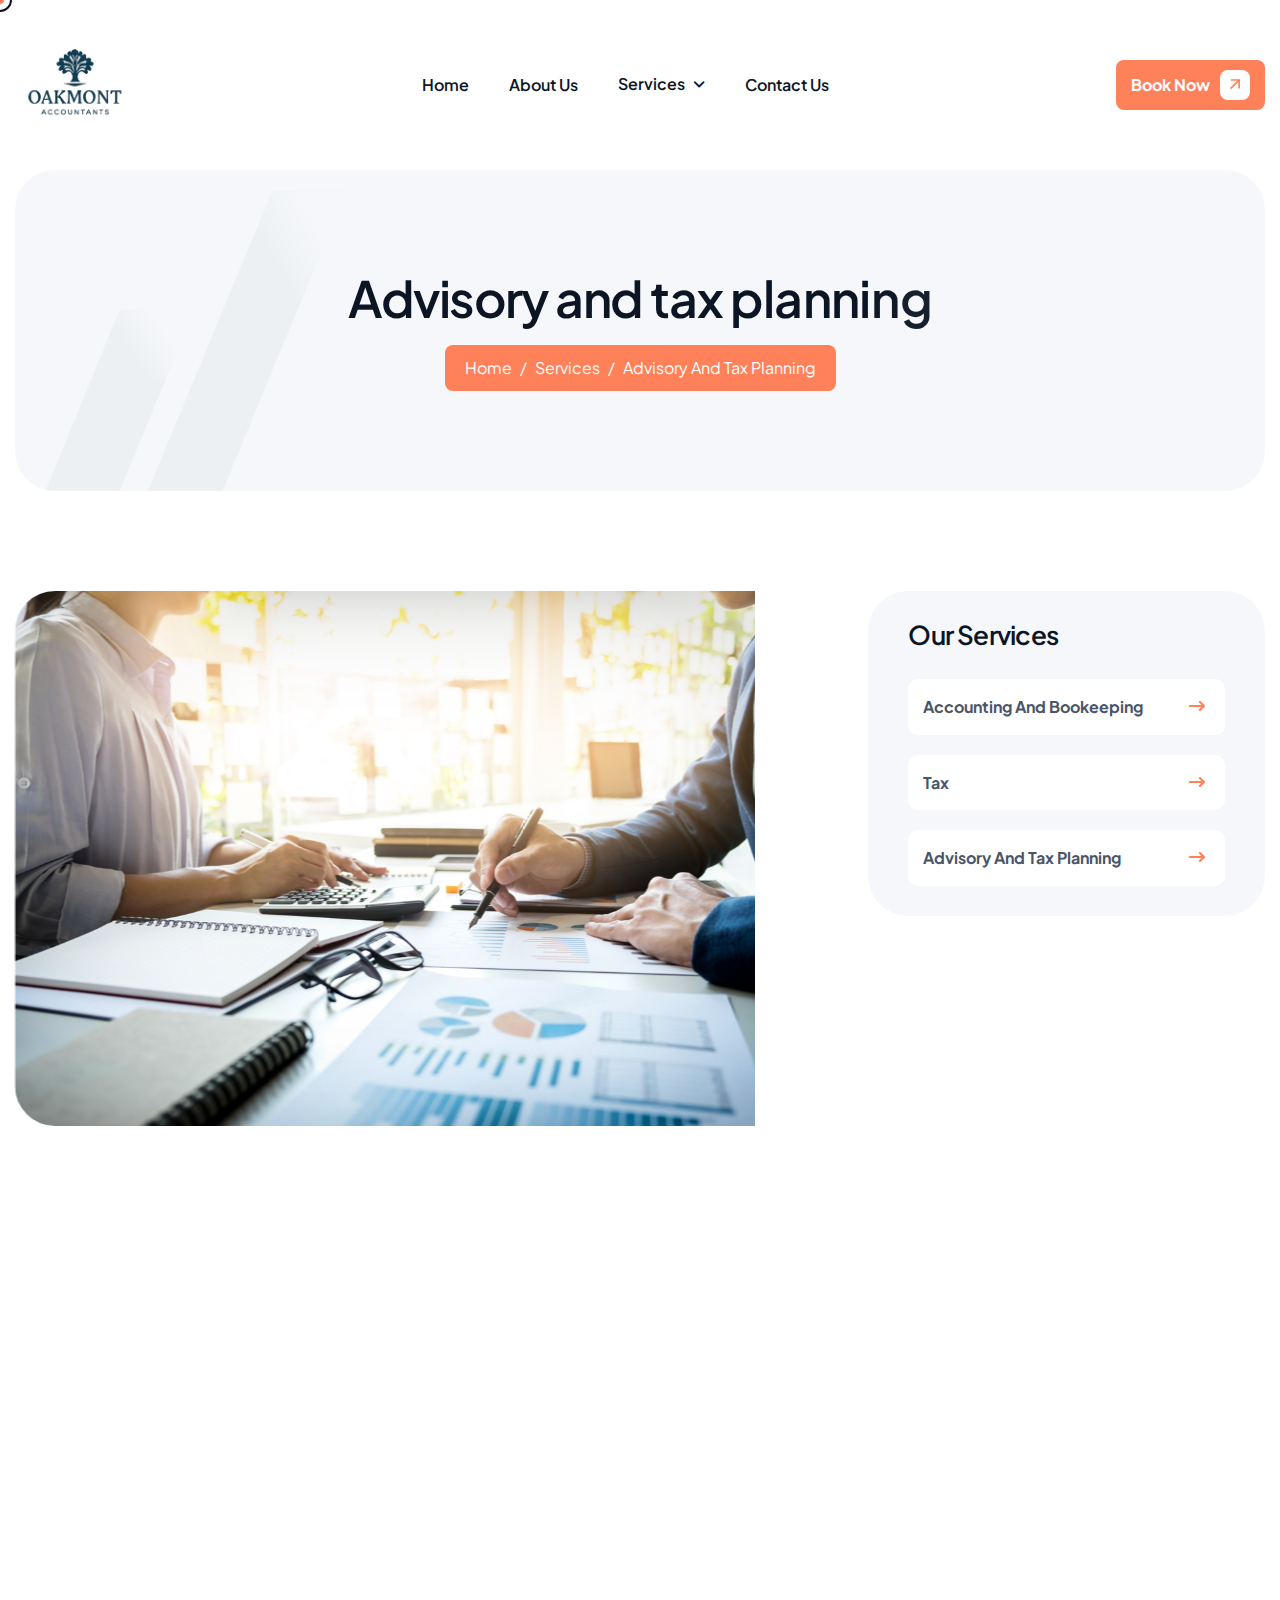
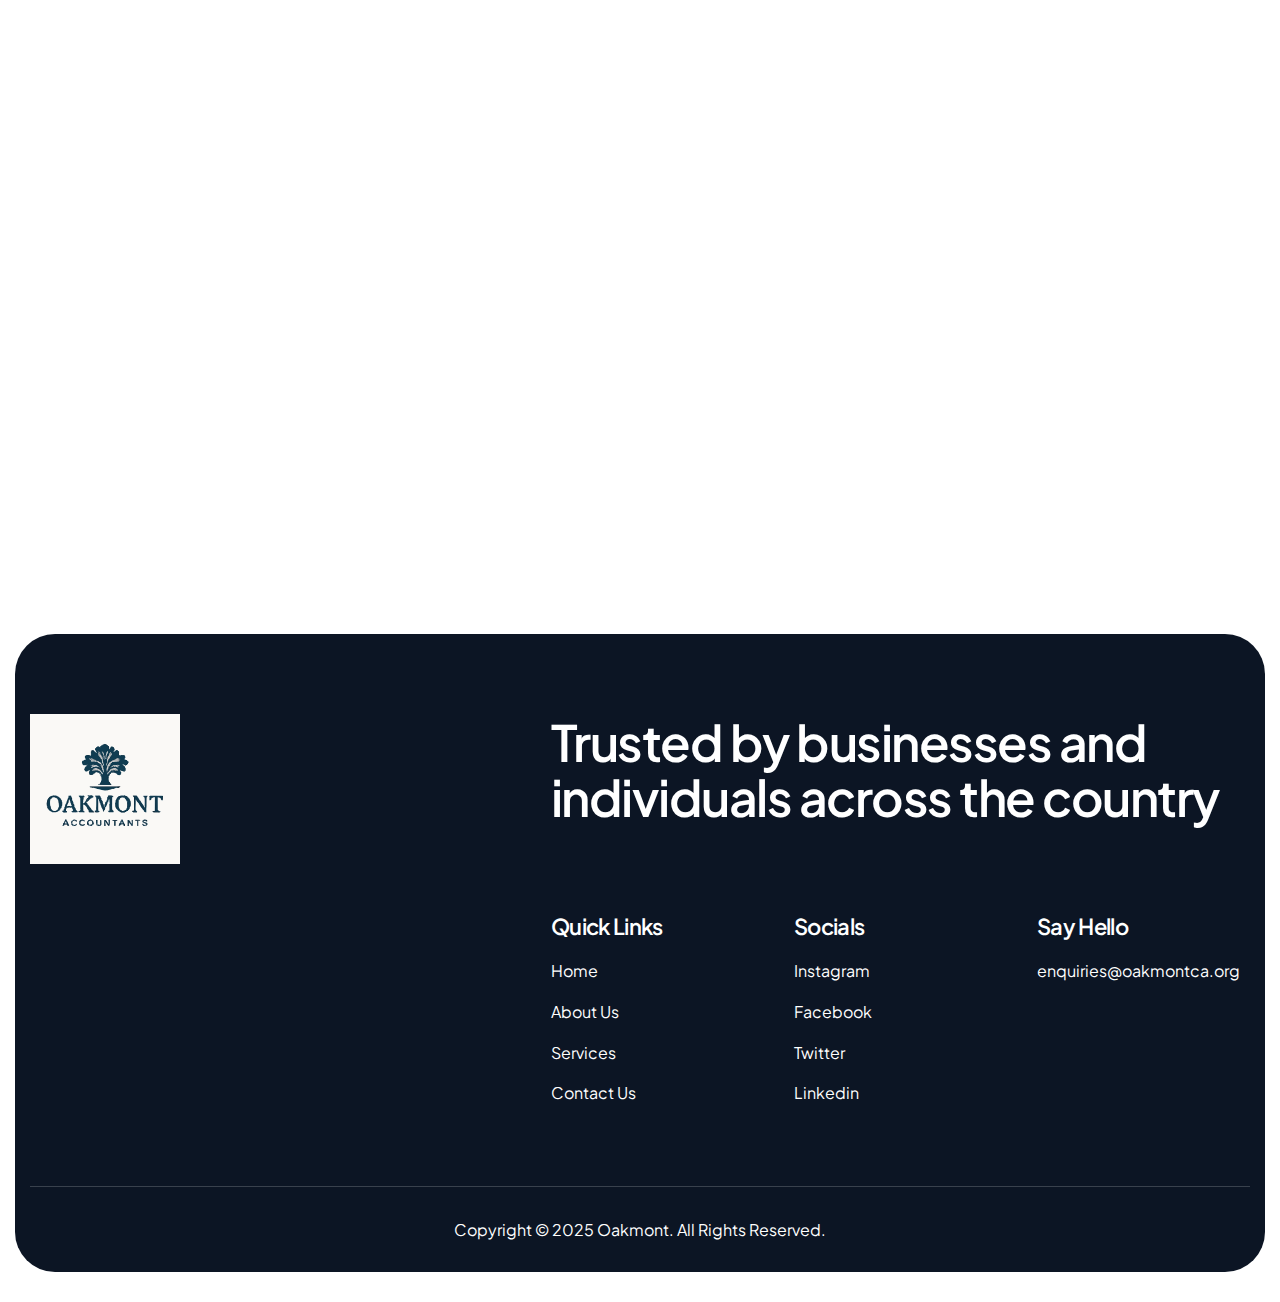
<file: advisory-and-tax-planning.html>
<!DOCTYPE html>
<html lang="zxx">
  <head>
    <!-- Meta -->
    <meta charset="utf-8" />
    <meta http-equiv="X-UA-Compatible" content="IE=edge" />
    <meta name="viewport" content="width=device-width, initial-scale=1.0" />
    <meta name="description" content="" />
    <meta name="keywords" content="" />
    <meta name="author" content="Awaiken" />
    <!-- Page Title -->
    <title>Oakmont - Accounting & Finance</title>
    <!-- Favicon Icon -->
    <link rel="shortcut icon" type="image/x-icon" href="images/favicon.ico" />
    <!-- Google Fonts Css-->
    <link rel="preconnect" href="https://fonts.googleapis.com" />
    <link rel="preconnect" href="https://fonts.gstatic.com" crossorigin />
    <link
      href="https://fonts.googleapis.com/css2?family=Plus+Jakarta+Sans:ital,wght@0,200..800;1,200..800&display=swap"
      rel="stylesheet"
    />
    <!-- Bootstrap Css -->
    <link href="css/bootstrap.min.css" rel="stylesheet" media="screen" />
    <!-- SlickNav Css -->
    <link href="css/slicknav.min.css" rel="stylesheet" />
    <!-- Swiper Css -->
    <link rel="stylesheet" href="css/swiper-bundle.min.css" />
    <!-- Font Awesome Icon Css-->
    <link href="css/all.css" rel="stylesheet" media="screen" />
    <!-- Animated Css -->
    <link href="css/animate.css" rel="stylesheet" />
    <!-- Magnific Popup Core Css File -->
    <link rel="stylesheet" href="css/magnific-popup.css" />
    <!-- Main Custom Css -->
    <link href="css/custom.css" rel="stylesheet" media="screen" />
  </head>
  <body class="tt-magic-cursor">
    <!-- Preloader Start -->
    <div class="preloader">
      <div class="loading-container">
        <div class="loading"></div>
        <div id="loading-icon"><img src="images/loader.svg" alt="" /></div>
      </div>
    </div>
    <!-- Preloader End -->

    <!-- Magic Cursor Start -->
    <div id="magic-cursor">
      <div id="ball">
        <div class="circle"></div>
      </div>
    </div>
    <!-- Magic Cursor End -->

    <!-- Header Start -->
    <header class="main-header">
      <div class="header-sticky">
        <nav class="navbar navbar-expand-lg">
          <div class="container">
            <!-- Logo Start -->
            <a class="navbar-brand" href="index.html">
              <img src="images/oakmontca-logo.png" alt="Logo" />
            </a>
            <!-- Logo End -->

            <!-- Main Menu Start -->
            <div class="collapse navbar-collapse main-menu">
              <div class="nav-menu-wrapper">
                <ul class="navbar-nav mr-auto" id="menu">
                  <li class="nav-item">
                    <a class="nav-link" href="index.html">Home</a>
                  </li>
                  <li class="nav-item">
                    <a class="nav-link" href="about.html">about us</a>
                  </li>
                  <li class="nav-item submenu">
                    <a class="nav-link" href="services.html">services</a>
                    <ul>
                      <li class="nav-item">
                        <a
                          class="nav-link"
                          href="accountancy-and-bookeeping.html"
                          >Accountancy and Bookeeping</a
                        >
                      </li>
                      <li class="nav-item">
                        <a class="nav-link" href="tax.html">Tax</a>
                      </li>
                      <li class="nav-item">
                        <a
                          class="nav-link"
                          href="advisory-and-tax-planning.html"
                          >Advisory and tax planning</a
                        >
                      </li>
                    </ul>
                  </li>
                  
                  <li class="nav-item">
                    <a class="nav-link" href="contact.html">Contact Us</a>
                  </li>
                   
                  <li class="nav-item highlighted-menu">
                    <a class="nav-link" href="pricing.html">Book Now</a>
                  </li>
                </ul>
              </div>
              <!-- Let’s Start Button Start -->
              <div class="header-btn d-inline-flex">
                <a href="pricing.html" class="btn-default">book now</a>
              </div>
              <!-- Let’s Start Button End -->
            </div>
            <!-- Main Menu End -->

            <div class="navbar-toggle"></div>
          </div>
        </nav>
        <div class="responsive-menu"></div>
      </div>
    </header>
    <!-- Header End -->

    <!-- Page Header Start -->
    <div class="page-header light-bg-section">
      <div class="container">
        <div class="row">
          <div class="col-lg-12">
            <!-- Page Header Box Start -->
            <div class="page-header-box">
              <h1 class="text-anime-style-3">Advisory and tax planning</h1>
              <nav class="wow fadeInUp" data-wow-delay="0.25s">
                <ol class="breadcrumb">
                  <li class="breadcrumb-item"><a href="#">home</a></li>
                  <li class="breadcrumb-item"><a href="#">services</a></li>
                  <li class="breadcrumb-item active" aria-current="page">
                    Advisory and tax planning
                  </li>
                </ol>
              </nav>
            </div>
            <!-- Page Header Box End -->
          </div>
        </div>
      </div>
    </div>
    <!-- Page Header End -->

    <!-- Single Service Page Start -->
    <div class="page-service-single">
      <div class="container">
        <div class="row">
          <div class="col-lg-8">
            <div class="service-single-content">
              <!-- Service Featured Image Start -->
              <div class="service-featured-image">
                <figure class="image-anime reveal">
                  <img src="images/service-detail-1.jpg" alt="" />
                </figure>
              </div>
              <!-- Service Featured Image End -->

              <!-- Service Entry Content Start -->
              <div class="service-entry">
                <p class="wow fadeInUp">
                  Smart decisions start with clear advice. Our tailored tax
                  planning and advisory services help you grow with confidence.
                </p>

                <!-- Service Benefits Start -->
                <div class="service-benefits">
                  <div class="row">
                    <div class="col-md-6">
                      <!-- Service Benefits Item Start -->
                      <div class="service-benefits-item wow fadeInUp">
                        <div class="icon-box">
                          <img
                            src="images/icon-service-benefits-1.svg"
                            alt=""
                          />
                        </div>
                        <div class="service-benefits-content">
                          <h3 class="ls-1">Personal tax planning</h3>
                          <p>
                            We create tailored strategies to help you manage
                            your personal tax efficiently, from income
                            structuring to allowances, ensuring you keep more of
                            what you earn.
                          </p>
                        </div>
                      </div>
                      <!-- Service Benefits Item End -->
                    </div>

                    <div class="col-md-6">
                      <!-- Service Benefits Item Start -->
                      <div
                        class="service-benefits-item wow fadeInUp"
                        data-wow-delay="0.25s"
                      >
                        <div class="icon-box">
                          <img
                            src="images/icon-service-benefits-2.svg"
                            alt=""
                          />
                        </div>
                        <div class="service-benefits-content">
                          <h3 class="ls-1">Business Tax Planning</h3>
                          <p>
                            Our team advises on tax-efficient structures,
                            reliefs, and strategies that reduce your liabilities
                            while supporting the growth and sustainability of
                            your business.
                          </p>
                        </div>
                      </div>
                      <!-- Service Benefits Item End -->
                    </div>

                    <div class="col-md-6">
                      <!-- Service Benefits Item Start -->
                      <div
                        class="service-benefits-item wow fadeInUp"
                        data-wow-delay="0.5s"
                      >
                        <div class="icon-box">
                          <img
                            src="images/icon-service-benefits-3.svg"
                            alt=""
                          />
                        </div>
                        <div class="service-benefits-content">
                          <h3 class="ls-1">Capital Gains Tax Advisory</h3>
                          <p>
                            Whether selling property, investments, or a
                            business, we provide expert advice on capital gains
                            tax to minimise exposure and plan effectively.
                          </p>
                        </div>
                      </div>
                      <!-- Service Benefits Item End -->
                    </div>

                    <div class="col-md-6">
                      <!-- Service Benefits Item Start -->
                      <div
                        class="service-benefits-item wow fadeInUp"
                        data-wow-delay="0.75s"
                      >
                        <div class="icon-box">
                          <img
                            src="images/icon-service-benefits-4.svg"
                            alt=""
                          />
                        </div>
                        <div class="service-benefits-content">
                          <h3 class="ls-1">Personal Tax Advisory</h3>
                          <p>
                            From everyday queries to complex tax situations, we
                            give clear, practical guidance to help you stay
                            compliant and make smart financial decisions
                          </p>
                        </div>
                      </div>
                      <!-- Service Benefits Item End -->
                    </div>

                    <div class="col-md-6">
                      <!-- Service Benefits Item Start -->
                      <div
                        class="service-benefits-item wow fadeInUp"
                        data-wow-delay="0.75s"
                      >
                        <div class="icon-box">
                          <img
                            src="images/icon-service-benefits-5.svg"
                            alt=""
                          />
                        </div>
                        <div class="service-benefits-content">
                          <h3 class="ls-1">Family Tax Planning</h3>
                          <p>
                            We help families manage tax more effectively across
                            generations, covering areas like income allocation,
                            trusts, and estate planning for long-term security.
                          </p>
                        </div>
                      </div>
                      <!-- Service Benefits Item End -->
                    </div>

                    <div class="col-md-6">
                      <!-- Service Benefits Item Start -->
                      <div
                        class="service-benefits-item wow fadeInUp"
                        data-wow-delay="0.75s"
                      >
                        <div class="icon-box">
                          <img
                            src="images/icon-service-benefits-6.svg"
                            alt=""
                          />
                        </div>
                        <div class="service-benefits-content">
                          <h3 class="ls-1">Inheritance Tax Planning</h3>
                          <p>
                            Our advice helps you protect your assets and plan
                            for the future, reducing inheritance tax liabilities
                            and ensuring your estate passes smoothly to your
                            beneficiaries.
                          </p>
                        </div>
                      </div>
                      <!-- Service Benefits Item End -->
                    </div>
                  </div>
                </div>
                <!-- Service Benefits End -->
              </div>
              <!-- Service Entry Content End -->
            </div>
          </div>

          <div class="col-lg-4">
            <!-- Service Sidebar Start -->
            <div class="service-sidebar">
              <!-- Service Catagery List Start -->
              <div class="service-catagery-list wow fadeInUp">
                <h3>our services</h3>
                <ul>
                  <li>
                    <a href="accountancy-and-bookeeping.html"
                      >Accounting and Bookeeping</a
                    >
                  </li>
                  <li><a href="tax.html">Tax</a></li>
                  <li><a href="advisory-and-tax-planning.html">Advisory and tax planning</a></li>
                </ul>
              </div>
              <!-- Service Catagery List End -->

              <!-- Sidebar Cta Box Start -->
              <div class="sidebar-cta-box wow fadeInUp" data-wow-delay="0.5s">
                <!-- Sidebar Cta Image Start -->
                <div class="sidebar-cta-image">
                  <figure class="image-anime">
                    <img src="images/service-cta-bg.jpg" alt="" />
                  </figure>
                </div>
                <!-- Sidebar Cta Image End -->

                <!-- Sidebar Cta Content Start -->
                <div class="sidebar-cta-content">
                  <h3>Need Help? We Are Here To Help You</h3>
                  <a href="contact.html" class="btn-default btn-highlighted"
                    >contact us</a
                  >
                </div>
                <!-- Sidebar Cta Content End -->
              </div>
              <!-- Sidebar Cta Box End -->
            </div>
            <!-- Service Sidebar End -->
          </div>
        </div>
      </div>
    </div>
    <!-- Single Service Page End -->

    <!-- Footer Start -->
    <footer class="main-footer">
      <div class="container">
        <div class="row">
          <div class="col-lg-12">
            <!-- Footer About Start -->
            <div class="footer-about">
              <div class="row">
                <div class="col-lg-5">
                  <!-- Footer Logo Start -->
                  <div class="footer-logo">
                    <img src="images/footer-logo.svg" alt="" />
                  </div>
                  <!-- Footer Logo End -->
                </div>

                <div class="col-lg-7">
                  <!-- Footer Title Start -->
                  <div class="footer-title">
                    <h2>
                      Trusted by businesses and individuals across the country
                    </h2>
                  </div>
                  <!-- Footer Title End -->
                </div>
              </div>
            </div>
            <!-- Footer End Start -->

            <!-- Footer Body Start -->
            <div class="footer-body">
              <div class="row">
                <div class="col-lg-5"></div>

                <div class="col-lg-7">
                  <div class="row">
                    <div class="col-md-4 col-6">
                      <!-- Footer Links Start -->
                      <div class="footer-links">
                        <h2>quick links</h2>
                        <ul>
                          <li><a href="index.html">Home</a></li>
                          <li><a href="about.html">About Us</a></li>
                          <li><a href="services.html">Services</a></li>
                          <li><a href="contact.html">Contact Us</a></li>
                        </ul>
                      </div>
                      <!-- Footer Links End -->
                    </div>

                    <div class="col-md-4 col-6">
                      <!-- Footer Links Start -->
                      <div class="footer-links">
                        <h2>Socials</h2>
                        <ul>
                          <li><a href="#">instagram</a></li>
                          <li><a href="#">facebook</a></li>
                          <li><a href="#">twitter</a></li>
                          <li><a href="#">linkedin</a></li>
                        </ul>
                      </div>
                      <!-- Footer Links End -->
                    </div>

                    <div class="col-md-4">
                      <!-- Footer Contact Start -->
                      <div class="footer-contact">
                        <h2>say hello</h2>
                        <ul>
                          <li><a href="#">enquiries@oakmontca.org</a></li>
                          
                        </ul>
                      </div>
                      <!-- Footer Contact End -->
                    </div>
                  </div>
                </div>
              </div>
            </div>
            <!-- Footer Body End -->

            <!-- Copyright Footer Start -->
            <div class="footer-copyright">
              <div class="row align-items-center">
                <div class="col-lg-12">
                  <!-- Footer Copyright Content Start -->
                  <div class="footer-copyright-text">
                    <p>copyright © 2025 Oakmont. all rights reserved.</p>
                  </div>
                  <!-- Footer Copyright Content End -->
                </div>
              </div>
            </div>
            <!-- Copyright Footer End -->
          </div>
        </div>
      </div>
    </footer>
    <!-- Footer End -->

    <!-- Jquery Library File -->
    <script src="js/jquery-3.7.1.min.js"></script>
    <!-- Bootstrap js file -->
    <script src="js/bootstrap.min.js"></script>
    <!-- Validator js file -->
    <script src="js/validator.min.js"></script>
    <!-- SlickNav js file -->
    <script src="js/jquery.slicknav.js"></script>
    <!-- Swiper js file -->
    <script src="js/swiper-bundle.min.js"></script>
    <!-- Counter js file -->
    <script src="js/jquery.waypoints.min.js"></script>
    <script src="js/jquery.counterup.min.js"></script>
    <!-- Magnific js file -->
    <script src="js/jquery.magnific-popup.min.js"></script>
    <!-- SmoothScroll -->
    <script src="js/SmoothScroll.js"></script>
    <!-- MagicCursor js file -->
    <script src="js/gsap.min.js"></script>
    <script src="js/magiccursor.js"></script>
    <!-- Text Effect js file -->
    <script src="js/SplitText.js"></script>
    <script src="js/ScrollTrigger.min.js"></script>
    <!-- Wow js file -->
    <script src="js/wow.js"></script>
    <!-- Main Custom js file -->
    <script src="js/function.js"></script>
  </body>
</html>
</file>
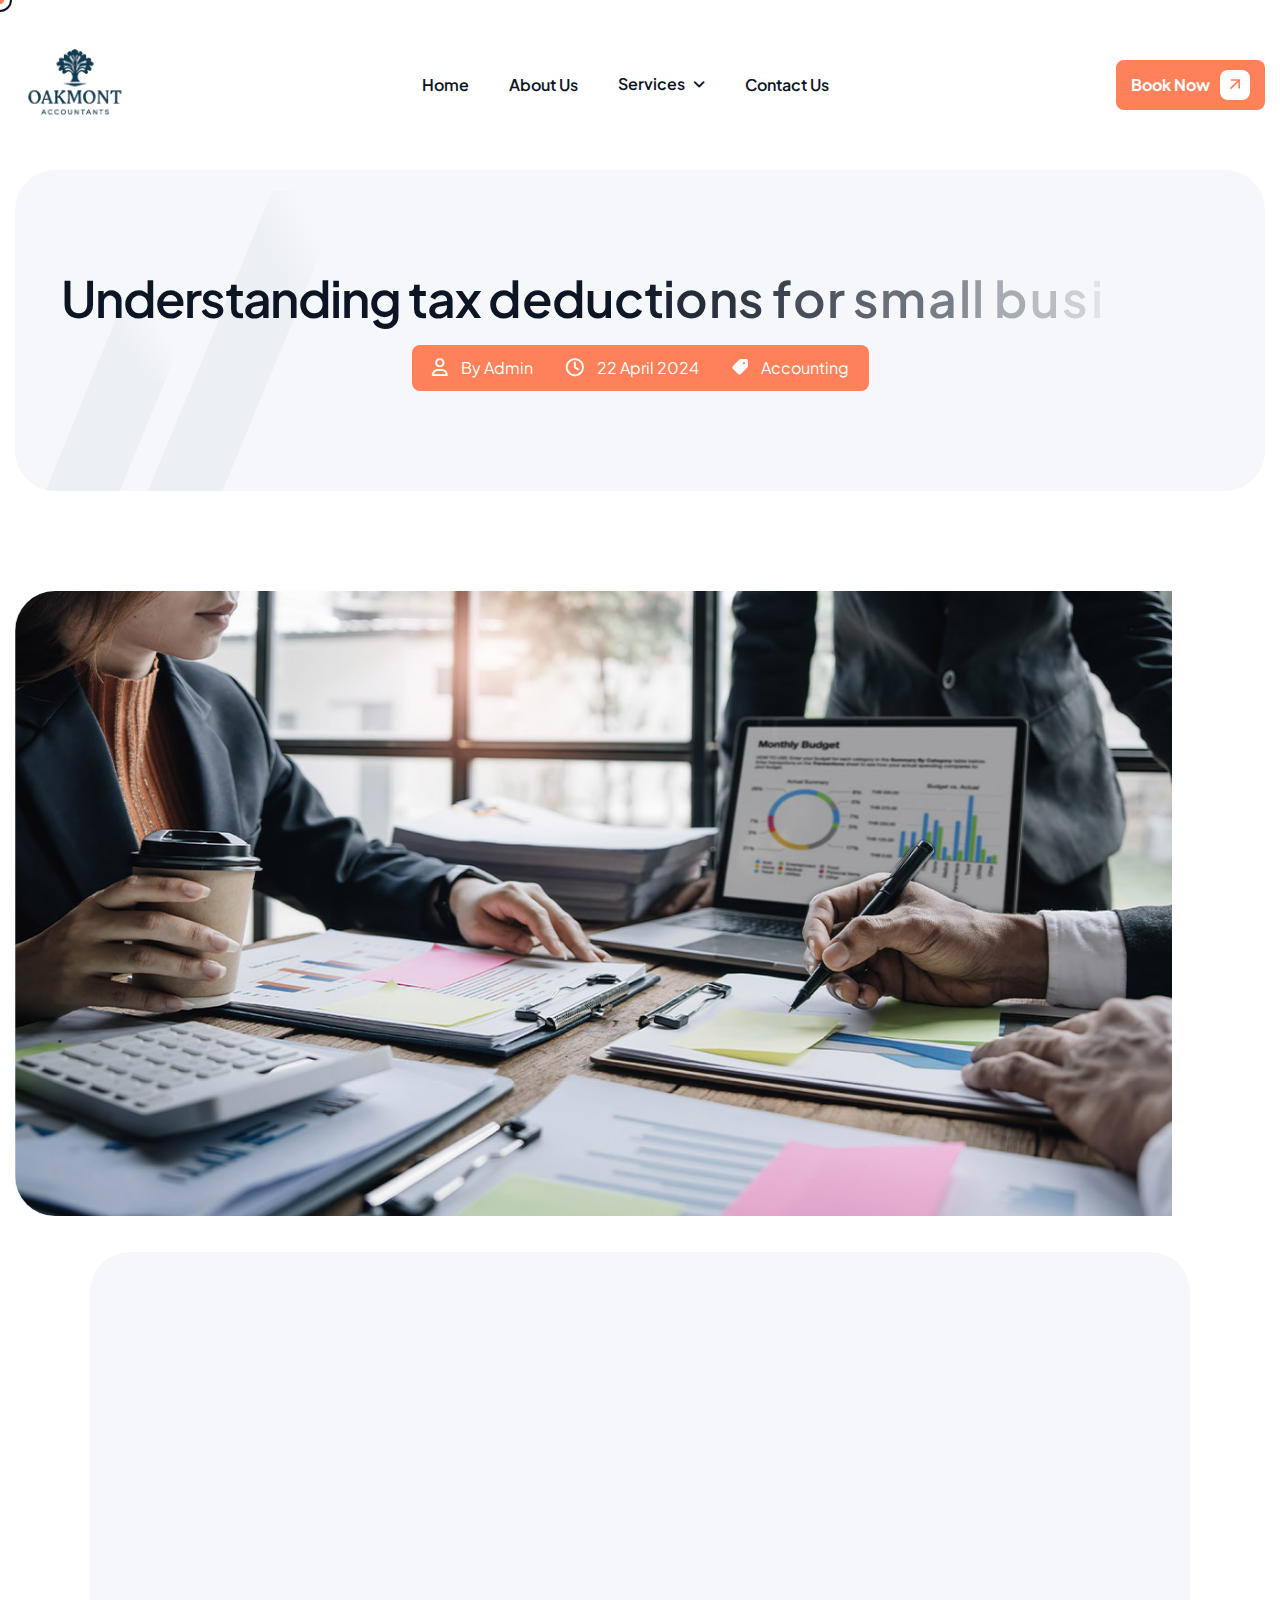
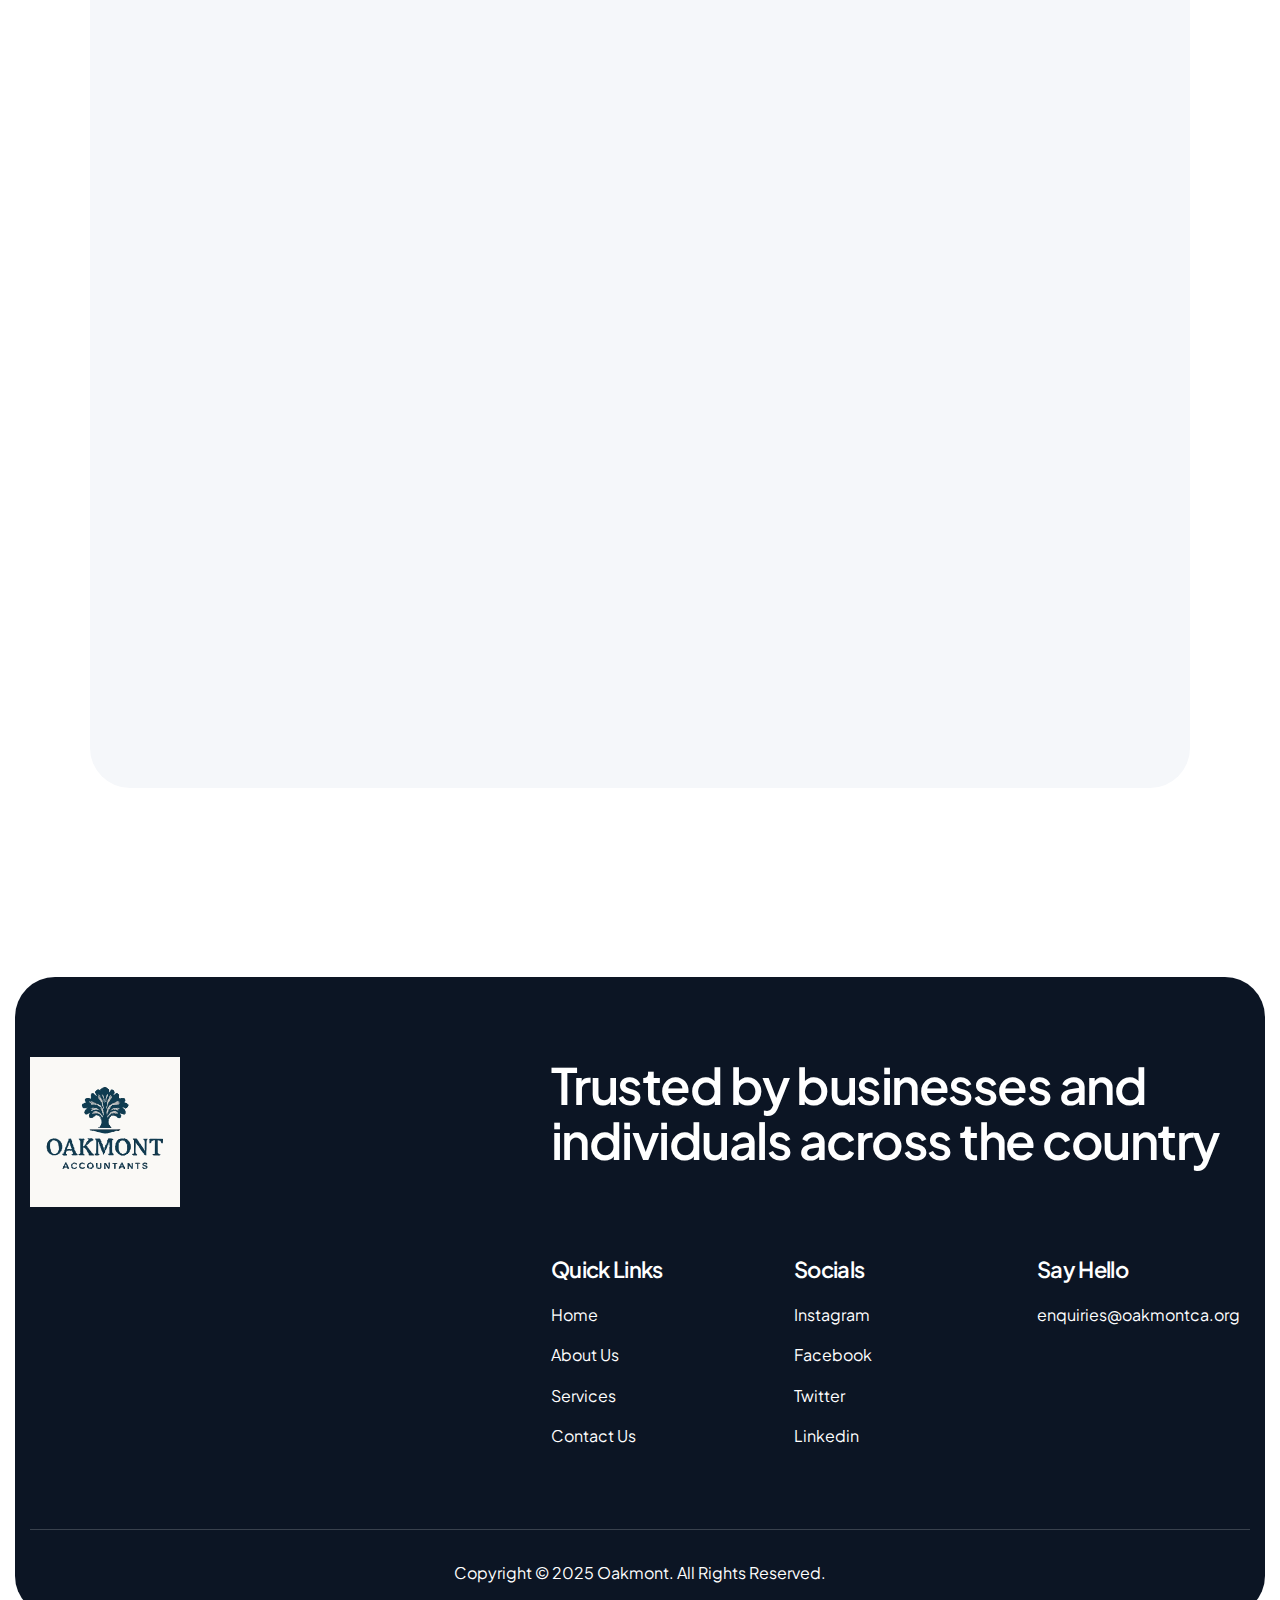
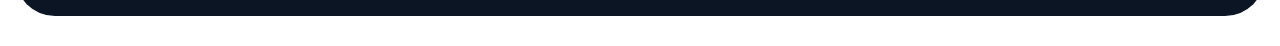
<file: blog-single.html>
<!DOCTYPE html>
<html lang="zxx">
  <head>
    <!-- Meta -->
    <meta charset="utf-8" />
    <meta http-equiv="X-UA-Compatible" content="IE=edge" />
    <meta name="viewport" content="width=device-width, initial-scale=1.0" />
    <meta name="description" content="" />
    <meta name="keywords" content="" />
    <meta name="author" content="Awaiken" />
    <!-- Page Title -->
    <title>Oakmont - Accounting & Finance</title>
    <!-- Favicon Icon -->
    <link rel="shortcut icon" type="image/x-icon" href="images/favicon.ico" />
    <!-- Google Fonts Css-->
    <link rel="preconnect" href="https://fonts.googleapis.com" />
    <link rel="preconnect" href="https://fonts.gstatic.com" crossorigin />
    <link
      href="https://fonts.googleapis.com/css2?family=Plus+Jakarta+Sans:ital,wght@0,200..800;1,200..800&display=swap"
      rel="stylesheet"
    />
    <!-- Bootstrap Css -->
    <link href="css/bootstrap.min.css" rel="stylesheet" media="screen" />
    <!-- SlickNav Css -->
    <link href="css/slicknav.min.css" rel="stylesheet" />
    <!-- Swiper Css -->
    <link rel="stylesheet" href="css/swiper-bundle.min.css" />
    <!-- Font Awesome Icon Css-->
    <link href="css/all.css" rel="stylesheet" media="screen" />
    <!-- Animated Css -->
    <link href="css/animate.css" rel="stylesheet" />
    <!-- Magnific Popup Core Css File -->
    <link rel="stylesheet" href="css/magnific-popup.css" />
    <!-- Main Custom Css -->
    <link href="css/custom.css" rel="stylesheet" media="screen" />
  </head>
  <body class="tt-magic-cursor">
    <!-- Preloader Start -->
    <div class="preloader">
      <div class="loading-container">
        <div class="loading"></div>
        <div id="loading-icon"><img src="images/loader.svg" alt="" /></div>
      </div>
    </div>
    <!-- Preloader End -->

    <!-- Magic Cursor Start -->
    <div id="magic-cursor">
      <div id="ball">
        <div class="circle"></div>
      </div>
    </div>
    <!-- Magic Cursor End -->

    <!-- Header Start -->
    <header class="main-header">
      <div class="header-sticky">
        <nav class="navbar navbar-expand-lg">
          <div class="container">
            <!-- Logo Start -->
            <a class="navbar-brand" href="index.html">
              <img src="images/oakmontca-logo.png" alt="Logo" />
            </a>
            <!-- Logo End -->

            <!-- Main Menu Start -->
            <div class="collapse navbar-collapse main-menu">
              <div class="nav-menu-wrapper">
                <ul class="navbar-nav mr-auto" id="menu">
                  <li class="nav-item">
                    <a class="nav-link" href="index.html">Home</a>
                  </li>
                  <li class="nav-item">
                    <a class="nav-link" href="about.html">about us</a>
                  </li>
                  <li class="nav-item submenu">
                    <a class="nav-link" href="services.html">services</a>
                    <ul>
                      <li class="nav-item">
                        <a
                          class="nav-link"
                          href="accountancy-and-bookeeping.html"
                          >Accountancy and Bookeeping</a
                        >
                      </li>
                      <li class="nav-item">
                        <a class="nav-link" href="tax.html">Tax</a>
                      </li>
                      <li class="nav-item">
                        <a
                          class="nav-link"
                          href="advisory-and-tax-planning.html"
                          >Advisory and tax planning</a
                        >
                      </li>
                    </ul>
                  </li>
                  
                  <li class="nav-item">
                    <a class="nav-link" href="contact.html">Contact Us</a>
                  </li>
                   
                  <li class="nav-item highlighted-menu">
                    <a class="nav-link" href="pricing.html">Book Now</a>
                  </li>
                </ul>
              </div>
              <!-- Let’s Start Button Start -->
              <div class="header-btn d-inline-flex">
                <a href="pricing.html" class="btn-default">book now</a>
              </div>
              <!-- Let’s Start Button End -->
            </div>
            <!-- Main Menu End -->

            <div class="navbar-toggle"></div>
          </div>
        </nav>
        <div class="responsive-menu"></div>
      </div>
    </header>
    <!-- Header End -->

    <!-- Page Header Start -->
    <div class="page-header light-bg-section">
      <div class="container">
        <div class="row">
          <div class="col-lg-12">
            <!-- Page Header Box Start -->
            <div class="page-header-box">
              <h1 class="text-anime-style-3">
                Understanding tax deductions for small businesses
              </h1>
              <div class="post-single-meta wow fadeInUp" data-wow-delay="0.25s">
                <ul>
                  <li><i class="fa-regular fa-user"></i> by admin</li>
                  <li><i class="fa-regular fa-clock"></i> 22 april 2024</li>
                  <li><i class="fa-solid fa-tag"></i> accounting</li>
                </ul>
              </div>
            </div>
            <!-- Page Header Box End -->
          </div>
        </div>
      </div>
    </div>
    <!-- Page Header End -->

    <!-- Page Single Post Start -->
    <div class="page-single-post">
      <div class="container">
        <div class="row">
          <div class="col-lg-12">
            <!-- Post Featured Image Start -->
            <div class="post-image">
              <figure class="image-anime reveal">
                <img src="images/post-1.jpg" alt="" />
              </figure>
            </div>
            <!-- Post Featured Image Start -->

            <!-- Post Single Content Start -->
            <div class="post-content">
              <!-- Post Entry Start -->
              <div class="post-entry">
                <p class="wow fadeInUp">
                  : Introduce readers to the essential financial reports every
                  business should generate and analyze regularly, such as the
                  balance sheet, income statement, and cash flow statement.
                  Explain the purpose of each report and how they provide
                  insights into a company's financial health Provide a
                  comprehensive list of common tax deductions available to small
                  business owners, including deductions for including
                  definitions of key terms like assets, liabilities, and equity.
                  Explain the accounting equation and the basic principles of
                  double-entry bookkeeping.
                </p>
                <p class="wow fadeInUp" data-wow-delay="0.2s">
                  Provide a comprehensive list of common tax deductions
                  available to small business owners, including deductions for
                  home office expenses, business travel, and equipment
                  purchases. Offer tips for maximizing deductions fundamentals
                  of accounting, including and staying compliant with tax laws.
                </p>

                <blockquote class="wow fadeInUp" data-wow-delay="0.4s">
                  <p>
                    “Guide readers through the process of selecting accounting
                    software aligns with components of financial statements
                    business needs and budget.”
                  </p>
                </blockquote>

                <p class="wow fadeInUp" data-wow-delay="0.6s">
                  Identify common accounting mistakes that small businesses
                  often make, such as failing to reconcile accounts regularly or
                  mixing personal and business finances. Offer practical tips
                  for avoiding these pitfalls and maintaining accurate financial
                  records. and explain how to interpret them to assess a
                  company's financial performance and stability.
                </p>
                <h2 class="text-anime-style-3">Accounting solution</h2>
                <p class="wow fadeInUp" data-wow-delay="0.8s">
                  Explore how accounting information informs strategic business
                  decisions, such as pricing products/services, allocating
                  resources, and expanding operations. Discuss the importance of
                  financial analysis and forecasting in driving informed
                  decision-making. Provide actionable tax planning strategies
                  for entrepreneurs to minimize their tax liabilities and
                  maximize their tax savings.
                </p>

                <ul class="wow fadeInUp" data-wow-delay="1s">
                  <li>
                    Explain the concept of internal controls and misstatements
                    in financial reporting.
                  </li>
                  <li>
                    Offer tips for implementing effective internal controls
                    within a business, such of duties and regular audits.
                  </li>
                  <li>
                    Visual aids like diagrams, charts, or infographics can
                    enhance understanding.
                  </li>
                  <li>
                    Always prioritize accuracy and the well-being of your
                    readers.
                  </li>
                  <li>
                    Regularly review and revise older posts to ensure they
                    remain accurate and relevant.
                  </li>
                </ul>

                <p class="wow fadeInUp" data-wow-delay="1.2s">
                  Sed ut perspiciatis unde omnis iste natus error sit voluptatem
                  accusantium doloremque laudantium, totam rem aperiam, eaque
                  ipsa quae ab illo inventore veritatis et quasi architecto
                  beatae vitae dicta sunt explicabo. Nemo enim ipsam voluptatem
                  quia voluptas sit aspernatur aut odit aut fugit, sed quia
                  consequuntur magni dolores eos qui ratione voluptatem sequi
                  nesciunt.
                </p>
              </div>
              <!-- Post Entry End -->

              <!-- Post Tag Links Start -->
              <div class="post-tag-links">
                <div class="row align-items-center">
                  <div class="col-lg-8">
                    <!-- Post Tags Start -->
                    <div class="post-tags wow fadeInUp" data-wow-delay="0.5s">
                      <span class="tag-links">
                        Tags:
                        <a href="#">accounting</a>
                        <a href="#">finance</a>
                        <a href="#">revenue</a>
                      </span>
                    </div>
                    <!-- Post Tags End -->
                  </div>

                  <div class="col-lg-4">
                    <!-- Post Social Links Start -->
                    <div
                      class="post-social-sharing wow fadeInUp"
                      data-wow-delay="0.5s"
                    >
                      <ul>
                        <li>
                          <a href="#"
                            ><i class="fa-brands fa-facebook-f"></i
                          ></a>
                        </li>
                        <li>
                          <a href="#"><i class="fa-brands fa-instagram"></i></a>
                        </li>
                        <li>
                          <a href="#"><i class="fa-brands fa-twitter"></i></a>
                        </li>
                        <li>
                          <a href="#"
                            ><i class="fa-brands fa-linkedin-in"></i
                          ></a>
                        </li>
                      </ul>
                    </div>
                    <!-- Post Social Links End -->
                  </div>
                </div>
              </div>
              <!-- Post Tag Links End -->
            </div>
            <!-- Post Single Content End -->
          </div>
        </div>
      </div>
    </div>
    <!-- Page Single Post End -->

    <!-- Footer Start -->
    <footer class="main-footer">
      <div class="container">
        <div class="row">
          <div class="col-lg-12">
            <!-- Footer About Start -->
            <div class="footer-about">
              <div class="row">
                <div class="col-lg-5">
                  <!-- Footer Logo Start -->
                  <div class="footer-logo">
                    <img src="images/footer-logo.svg" alt="" />
                  </div>
                  <!-- Footer Logo End -->
                </div>

                <div class="col-lg-7">
                  <!-- Footer Title Start -->
                  <div class="footer-title">
                    <h2>
                      Trusted by businesses and individuals across the country
                    </h2>
                  </div>
                  <!-- Footer Title End -->
                </div>
              </div>
            </div>
            <!-- Footer End Start -->

            <!-- Footer Body Start -->
            <div class="footer-body">
              <div class="row">
                <div class="col-lg-5"></div>

                <div class="col-lg-7">
                  <div class="row">
                    <div class="col-md-4 col-6">
                      <!-- Footer Links Start -->
                      <div class="footer-links">
                        <h2>quick links</h2>
                        <ul>
                          <li><a href="index.html">Home</a></li>
                          <li><a href="about.html">About Us</a></li>
                          <li><a href="services.html">Services</a></li>
                          <li><a href="contact.html">Contact Us</a></li>
                        </ul>
                      </div>
                      <!-- Footer Links End -->
                    </div>

                    <div class="col-md-4 col-6">
                      <!-- Footer Links Start -->
                      <div class="footer-links">
                        <h2>Socials</h2>
                        <ul>
                          <li><a href="#">instagram</a></li>
                          <li><a href="#">facebook</a></li>
                          <li><a href="#">twitter</a></li>
                          <li><a href="#">linkedin</a></li>
                        </ul>
                      </div>
                      <!-- Footer Links End -->
                    </div>

                    <div class="col-md-4">
                      <!-- Footer Contact Start -->
                      <div class="footer-contact">
                        <h2>say hello</h2>
                        <ul>
                          <li><a href="#">enquiries@oakmontca.org</a></li>
                          
                        </ul>
                      </div>
                      <!-- Footer Contact End -->
                    </div>
                  </div>
                </div>
              </div>
            </div>
            <!-- Footer Body End -->

            <!-- Copyright Footer Start -->
            <div class="footer-copyright">
              <div class="row align-items-center">
                <div class="col-lg-12">
                  <!-- Footer Copyright Content Start -->
                  <div class="footer-copyright-text">
                    <p>copyright © 2025 Oakmont. all rights reserved.</p>
                  </div>
                  <!-- Footer Copyright Content End -->
                </div>
              </div>
            </div>
            <!-- Copyright Footer End -->
          </div>
        </div>
      </div>
    </footer>
    <!-- Footer End -->

    <!-- Jquery Library File -->
    <script src="js/jquery-3.7.1.min.js"></script>
    <!-- Bootstrap js file -->
    <script src="js/bootstrap.min.js"></script>
    <!-- Validator js file -->
    <script src="js/validator.min.js"></script>
    <!-- SlickNav js file -->
    <script src="js/jquery.slicknav.js"></script>
    <!-- Swiper js file -->
    <script src="js/swiper-bundle.min.js"></script>
    <!-- Counter js file -->
    <script src="js/jquery.waypoints.min.js"></script>
    <script src="js/jquery.counterup.min.js"></script>
    <!-- Magnific js file -->
    <script src="js/jquery.magnific-popup.min.js"></script>
    <!-- SmoothScroll -->
    <script src="js/SmoothScroll.js"></script>
    <!-- MagicCursor js file -->
    <script src="js/gsap.min.js"></script>
    <script src="js/magiccursor.js"></script>
    <!-- Text Effect js file -->
    <script src="js/SplitText.js"></script>
    <script src="js/ScrollTrigger.min.js"></script>
    <!-- Wow js file -->
    <script src="js/wow.js"></script>
    <!-- Main Custom js file -->
    <script src="js/function.js"></script>
  </body>
</html>
</file>
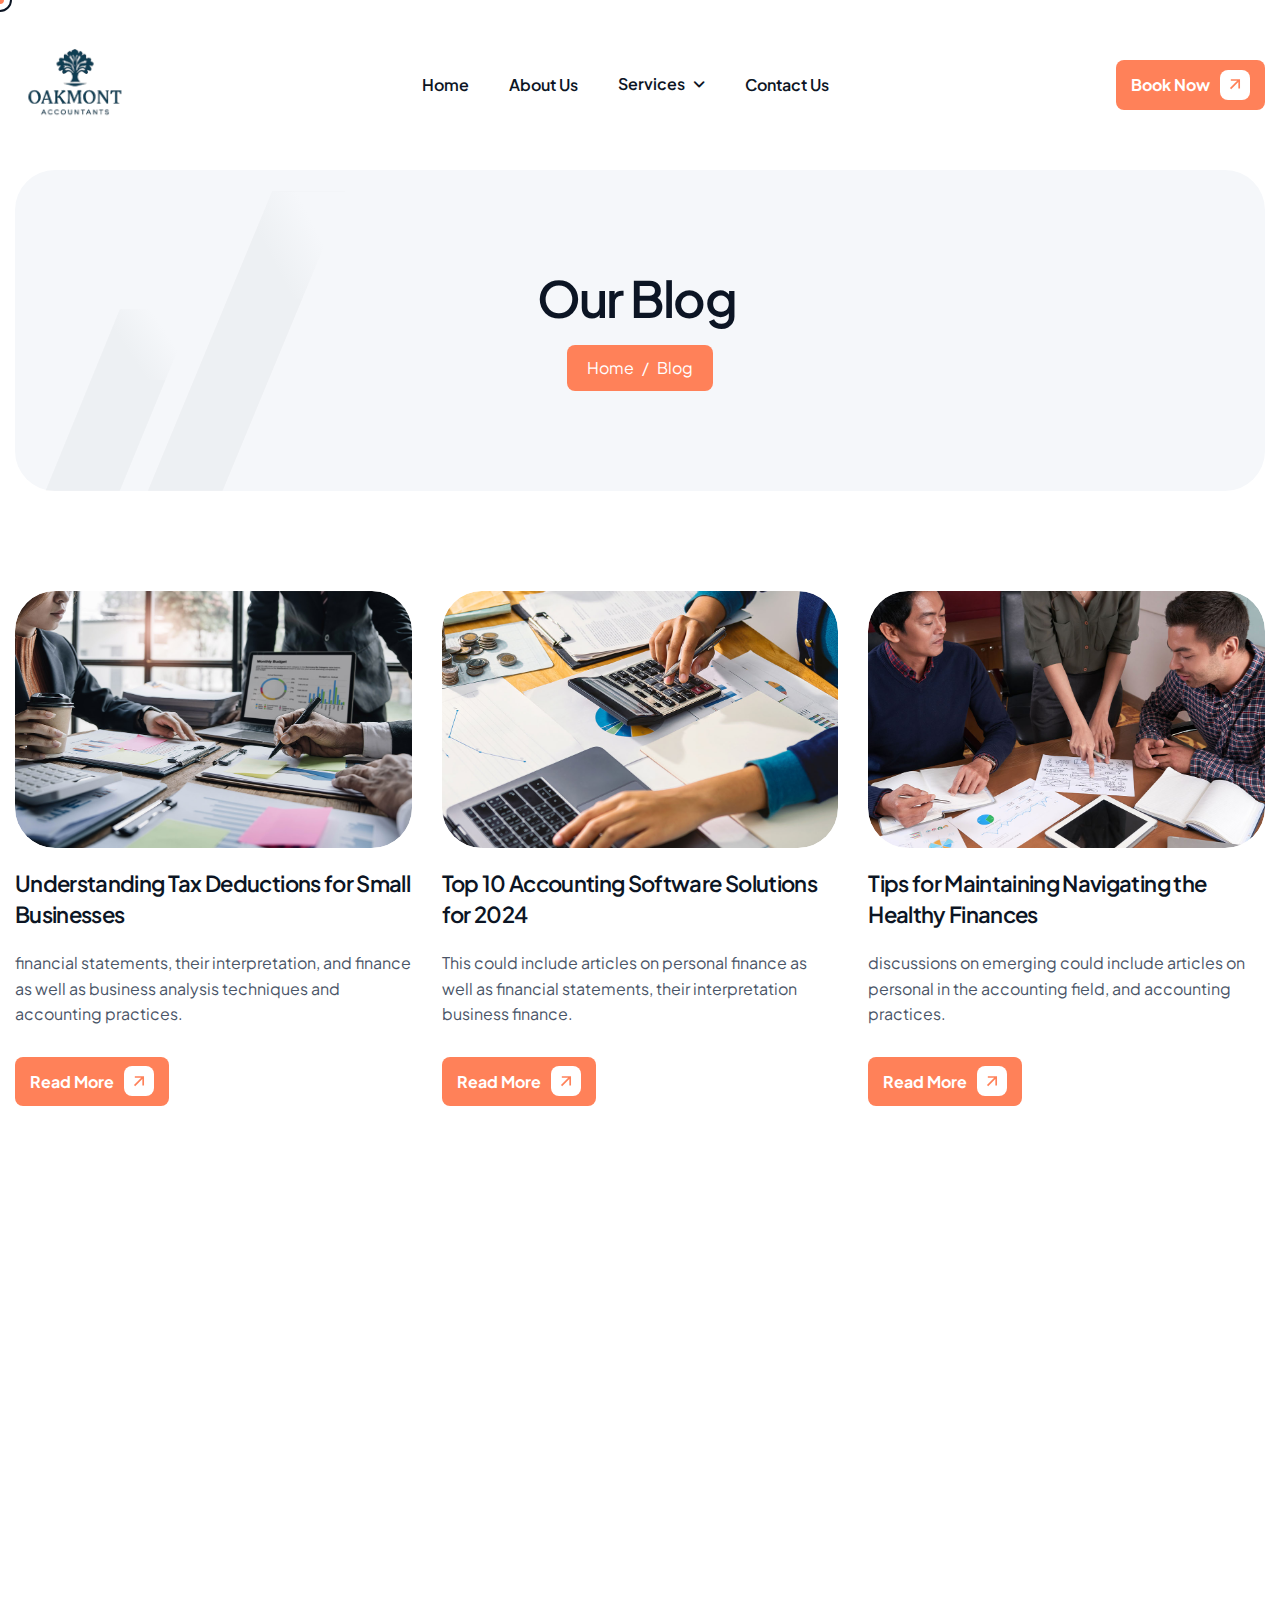
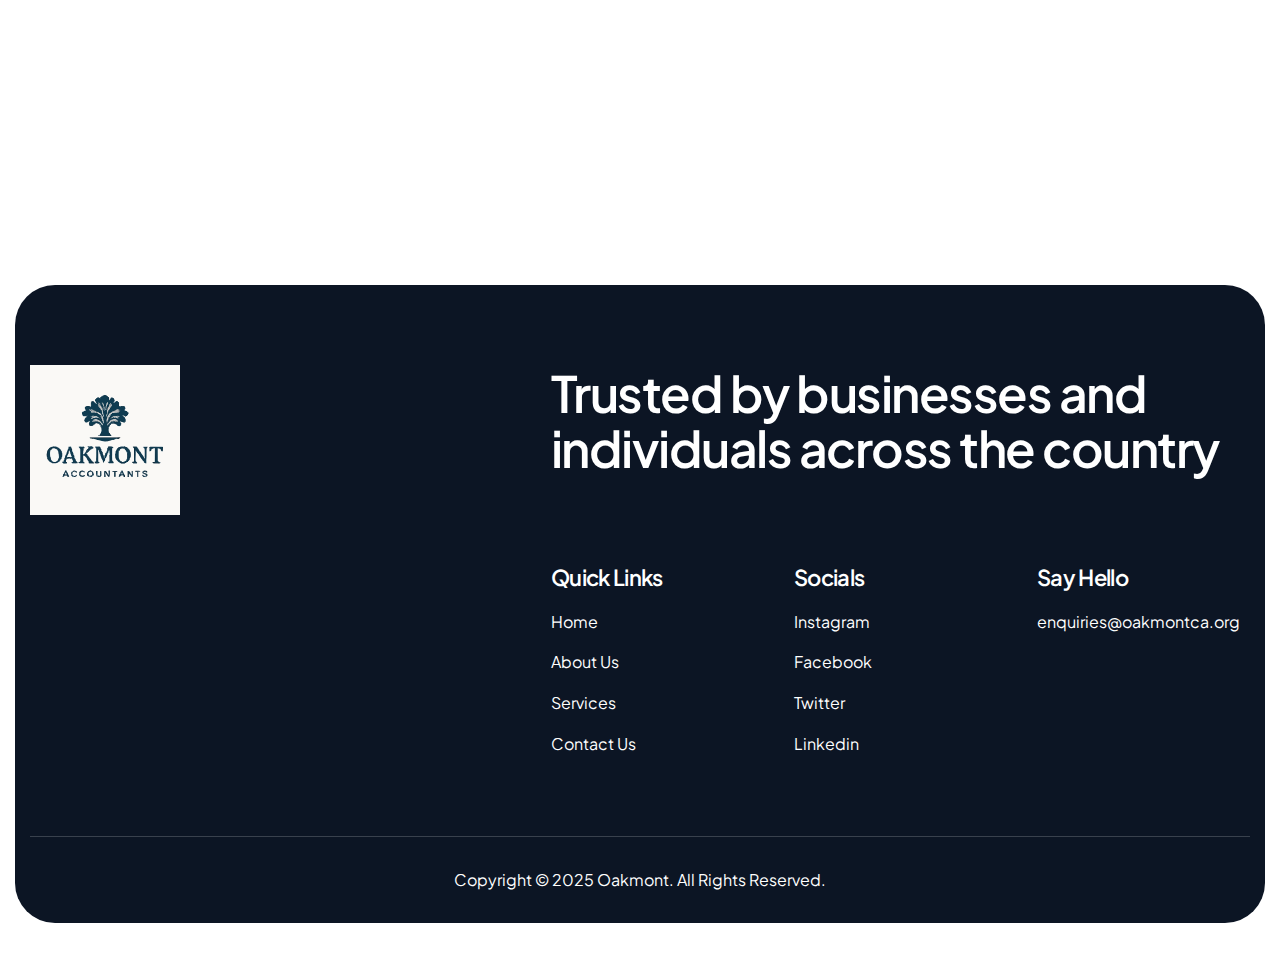
<file: blog.html>
<!DOCTYPE html>
<html lang="zxx">
  <head>
    <!-- Meta -->
    <meta charset="utf-8" />
    <meta http-equiv="X-UA-Compatible" content="IE=edge" />
    <meta name="viewport" content="width=device-width, initial-scale=1.0" />
    <meta name="description" content="" />
    <meta name="keywords" content="" />
    <meta name="author" content="Awaiken" />
    <!-- Page Title -->
    <title>Oakmont - Accounting & Finance</title>
    <!-- Favicon Icon -->
    <link rel="shortcut icon" type="image/x-icon" href="images/favicon.ico" />
    <!-- Google Fonts Css-->
    <link rel="preconnect" href="https://fonts.googleapis.com" />
    <link rel="preconnect" href="https://fonts.gstatic.com" crossorigin />
    <link
      href="https://fonts.googleapis.com/css2?family=Plus+Jakarta+Sans:ital,wght@0,200..800;1,200..800&display=swap"
      rel="stylesheet"
    />
    <!-- Bootstrap Css -->
    <link href="css/bootstrap.min.css" rel="stylesheet" media="screen" />
    <!-- SlickNav Css -->
    <link href="css/slicknav.min.css" rel="stylesheet" />
    <!-- Swiper Css -->
    <link rel="stylesheet" href="css/swiper-bundle.min.css" />
    <!-- Font Awesome Icon Css-->
    <link href="css/all.css" rel="stylesheet" media="screen" />
    <!-- Animated Css -->
    <link href="css/animate.css" rel="stylesheet" />
    <!-- Magnific Popup Core Css File -->
    <link rel="stylesheet" href="css/magnific-popup.css" />
    <!-- Main Custom Css -->
    <link href="css/custom.css" rel="stylesheet" media="screen" />
  </head>
  <body class="tt-magic-cursor">
    <!-- Preloader Start -->
    <div class="preloader">
      <div class="loading-container">
        <div class="loading"></div>
        <div id="loading-icon"><img src="images/loader.svg" alt="" /></div>
      </div>
    </div>
    <!-- Preloader End -->

    <!-- Magic Cursor Start -->
    <div id="magic-cursor">
      <div id="ball">
        <div class="circle"></div>
      </div>
    </div>
    <!-- Magic Cursor End -->

    <!-- Header Start -->
    <header class="main-header">
      <div class="header-sticky">
        <nav class="navbar navbar-expand-lg">
          <div class="container">
            <!-- Logo Start -->
            <a class="navbar-brand" href="index.html">
              <img src="images/oakmontca-logo.png" alt="Logo" />
            </a>
            <!-- Logo End -->

            <!-- Main Menu Start -->
            <div class="collapse navbar-collapse main-menu">
              <div class="nav-menu-wrapper">
                <ul class="navbar-nav mr-auto" id="menu">
                  <li class="nav-item">
                    <a class="nav-link" href="index.html">Home</a>
                  </li>
                  <li class="nav-item">
                    <a class="nav-link" href="about.html">about us</a>
                  </li>
                  <li class="nav-item submenu">
                    <a class="nav-link" href="services.html">services</a>
                    <ul>
                      <li class="nav-item">
                        <a
                          class="nav-link"
                          href="accountancy-and-bookeeping.html"
                          >Accountancy and Bookeeping</a
                        >
                      </li>
                      <li class="nav-item">
                        <a class="nav-link" href="tax.html">Tax</a>
                      </li>
                      <li class="nav-item">
                        <a
                          class="nav-link"
                          href="advisory-and-tax-planning.html"
                          >Advisory and tax planning</a
                        >
                      </li>
                    </ul>
                  </li>
                  
                  <li class="nav-item">
                    <a class="nav-link" href="contact.html">Contact Us</a>
                  </li>
                   
                  <li class="nav-item highlighted-menu">
                    <a class="nav-link" href="pricing.html">Book Now</a>
                  </li>
                </ul>
              </div>
              <!-- Let’s Start Button Start -->
              <div class="header-btn d-inline-flex">
                <a href="pricing.html" class="btn-default">book now</a>
              </div>
              <!-- Let’s Start Button End -->
            </div>
            <!-- Main Menu End -->

            <div class="navbar-toggle"></div>
          </div>
        </nav>
        <div class="responsive-menu"></div>
      </div>
    </header>
    <!-- Header End -->

    <!-- Page Header Start -->
    <div class="page-header light-bg-section">
      <div class="container">
        <div class="row">
          <div class="col-lg-12">
            <!-- Page Header Box Start -->
            <div class="page-header-box">
              <h1 class="text-anime-style-3">Our Blog</h1>
              <nav class="wow fadeInUp" data-wow-delay="0.25s">
                <ol class="breadcrumb">
                  <li class="breadcrumb-item"><a href="#">home</a></li>
                  <li class="breadcrumb-item active" aria-current="page">
                    blog
                  </li>
                </ol>
              </nav>
            </div>
            <!-- Page Header Box End -->
          </div>
        </div>
      </div>
    </div>
    <!-- Page Header End -->

    <!-- Our blog Section start -->
    <div class="page-blog">
      <div class="container">
        <div class="row">
          <div class="col-lg-4 col-md-6">
            <!-- Blog Item Start -->
            <div class="blog-item wow fadeInUp" data-wow-delay="0.25s">
              <!-- Post Featured Image Start-->
              <div class="post-featured-image">
                <figure class="image-anime">
                  <a href="#"><img src="images/post-1.jpg" alt="" /></a>
                </figure>
              </div>
              <!-- Post Featured Image End -->

              <!-- post Item Body Start -->
              <div class="post-item-body">
                <h2>
                  <a href="#"
                    >Understanding Tax Deductions for Small Businesses</a
                  >
                </h2>
                <p>
                  financial statements, their interpretation, and finance as
                  well as business analysis techniques and accounting practices.
                </p>
              </div>
              <!-- Post Item Body End-->

              <!-- Post Item Footer Start-->
              <div class="post-item-footer">
                <a href="#" class="btn-default">read more</a>
              </div>
              <!-- Post Item Footer End-->
            </div>
            <!-- Blog Item End -->
          </div>

          <div class="col-lg-4 col-md-6">
            <!-- Blog Item Start -->
            <div class="blog-item wow fadeInUp" data-wow-delay="0.5s">
              <!-- Post Featured Image Start-->
              <div class="post-featured-image">
                <figure class="image-anime">
                  <a href="#"><img src="images/post-2.jpg" alt="" /></a>
                </figure>
              </div>
              <!-- Post Featured Image End -->

              <!-- post Item Body Start -->
              <div class="post-item-body">
                <h2>
                  <a href="#">Top 10 Accounting Software Solutions for 2024</a>
                </h2>
                <p>
                  This could include articles on personal finance as well as
                  financial statements, their interpretation business finance.
                </p>
              </div>
              <!-- Post Item Body End-->

              <!-- Post Item Footer Start-->
              <div class="post-item-footer">
                <a href="#" class="btn-default">read more</a>
              </div>
              <!-- Post Item Footer End-->
            </div>
            <!-- Blog Item End -->
          </div>

          <div class="col-lg-4 col-md-6">
            <!-- Blog Item Start -->
            <div class="blog-item wow fadeInUp" data-wow-delay="0.75s">
              <!-- Post Featured Image Start-->
              <div class="post-featured-image">
                <figure class="image-anime">
                  <a href="#"><img src="images/post-3.jpg" alt="" /></a>
                </figure>
              </div>
              <!-- Post Featured Image End -->

              <!-- post Item Body Start -->
              <div class="post-item-body">
                <h2>
                  <a href="#"
                    >Tips for Maintaining Navigating the Healthy Finances</a
                  >
                </h2>
                <p>
                  discussions on emerging could include articles on personal in
                  the accounting field, and accounting practices.
                </p>
              </div>
              <!-- Post Item Body End-->

              <!-- Post Item Footer Start-->
              <div class="post-item-footer">
                <a href="#" class="btn-default">read more</a>
              </div>
              <!-- Post Item Footer End-->
            </div>
            <!-- Blog Item End -->
          </div>

          <div class="col-lg-4 col-md-6">
            <!-- Blog Item Start -->
            <div class="blog-item wow fadeInUp" data-wow-delay="1s">
              <!-- Post Featured Image Start-->
              <div class="post-featured-image">
                <figure class="image-anime">
                  <a href="#"><img src="images/post-4.jpg" alt="" /></a>
                </figure>
              </div>
              <!-- Post Featured Image End -->

              <!-- post Item Body Start -->
              <div class="post-item-body">
                <h2>
                  <a href="#"
                    >Stories and Strategies from the Accounting Trenches</a
                  >
                </h2>
                <p>
                  discussions on emerging could include articles on personal in
                  the accounting field, and accounting practices.
                </p>
              </div>
              <!-- Post Item Body End-->

              <!-- Post Item Footer Start-->
              <div class="post-item-footer">
                <a href="#" class="btn-default">read more</a>
              </div>
              <!-- Post Item Footer End-->
            </div>
            <!-- Blog Item End -->
          </div>

          <div class="col-lg-4 col-md-6">
            <!-- Blog Item Start -->
            <div class="blog-item wow fadeInUp" data-wow-delay="1.25s">
              <!-- Post Featured Image Start-->
              <div class="post-featured-image">
                <figure class="image-anime">
                  <a href="#"><img src="images/post-5.jpg" alt="" /></a>
                </figure>
              </div>
              <!-- Post Featured Image End -->

              <!-- post Item Body Start -->
              <div class="post-item-body">
                <h2>
                  <a href="#"
                    >Smart Solutions for Advice on Taxation Financial
                    Challenges</a
                  >
                </h2>
                <p>
                  discussions on emerging could include articles on personal in
                  the accounting field, and accounting practices.
                </p>
              </div>
              <!-- Post Item Body End-->

              <!-- Post Item Footer Start-->
              <div class="post-item-footer">
                <a href="#" class="btn-default">read more</a>
              </div>
              <!-- Post Item Footer End-->
            </div>
            <!-- Blog Item End -->
          </div>

          <div class="col-lg-4 col-md-6">
            <!-- Blog Item Start -->
            <div class="blog-item wow fadeInUp" data-wow-delay="1.5s">
              <!-- Post Featured Image Start-->
              <div class="post-featured-image">
                <figure class="image-anime">
                  <a href="#"><img src="images/post-6.jpg" alt="" /></a>
                </figure>
              </div>
              <!-- Post Featured Image End -->

              <!-- post Item Body Start -->
              <div class="post-item-body">
                <h2>
                  <a href="#"
                    >Navigating the World of Unveiling Hidden Financial
                    Compliance</a
                  >
                </h2>
                <p>
                  discussions on emerging could include articles on personal in
                  the accounting field, and accounting practices.
                </p>
              </div>
              <!-- Post Item Body End-->

              <!-- Post Item Footer Start-->
              <div class="post-item-footer">
                <a href="#" class="btn-default">read more</a>
              </div>
              <!-- Post Item Footer End-->
            </div>
            <!-- Blog Item End -->
          </div>
        </div>

        <div class="row">
          <div class="col-md-12">
            <!-- Post Pagination Start -->
            <div class="post-pagination wow fadeInUp" data-wow-delay="0.75s">
              <ul class="pagination">
                <li>
                  <a href="#"><i class="fa-solid fa-arrow-left-long"></i></a>
                </li>
                <li class="active"><a href="#">1</a></li>
                <li><a href="#">2</a></li>
                <li><a href="#">3</a></li>
                <li>
                  <a href="#"><i class="fa-solid fa-arrow-right-long"></i></a>
                </li>
              </ul>
            </div>
            <!-- Post Pagination End -->
          </div>
        </div>
      </div>
    </div>
    <!-- Our blog Section End -->

    <!-- Footer Start -->
    <footer class="main-footer">
      <div class="container">
        <div class="row">
          <div class="col-lg-12">
            <!-- Footer About Start -->
            <div class="footer-about">
              <div class="row">
                <div class="col-lg-5">
                  <!-- Footer Logo Start -->
                  <div class="footer-logo">
                    <img src="images/footer-logo.svg" alt="" />
                  </div>
                  <!-- Footer Logo End -->
                </div>

                <div class="col-lg-7">
                  <!-- Footer Title Start -->
                  <div class="footer-title">
                    <h2>
                      Trusted by businesses and individuals across the country
                    </h2>
                  </div>
                  <!-- Footer Title End -->
                </div>
              </div>
            </div>
            <!-- Footer End Start -->

            <!-- Footer Body Start -->
            <div class="footer-body">
              <div class="row">
                <div class="col-lg-5"></div>

                <div class="col-lg-7">
                  <div class="row">
                    <div class="col-md-4 col-6">
                      <!-- Footer Links Start -->
                      <div class="footer-links">
                        <h2>quick links</h2>
                        <ul>
                          <li><a href="index.html">Home</a></li>
                          <li><a href="about.html">About Us</a></li>
                          <li><a href="services.html">Services</a></li>
                          <li><a href="contact.html">Contact Us</a></li>
                        </ul>
                      </div>
                      <!-- Footer Links End -->
                    </div>

                    <div class="col-md-4 col-6">
                      <!-- Footer Links Start -->
                      <div class="footer-links">
                        <h2>Socials</h2>
                        <ul>
                          <li><a href="#">instagram</a></li>
                          <li><a href="#">facebook</a></li>
                          <li><a href="#">twitter</a></li>
                          <li><a href="#">linkedin</a></li>
                        </ul>
                      </div>
                      <!-- Footer Links End -->
                    </div>

                    <div class="col-md-4">
                      <!-- Footer Contact Start -->
                      <div class="footer-contact">
                        <h2>say hello</h2>
                        <ul>
                          <li><a href="#">enquiries@oakmontca.org</a></li>
                          
                        </ul>
                      </div>
                      <!-- Footer Contact End -->
                    </div>
                  </div>
                </div>
              </div>
            </div>
            <!-- Footer Body End -->

            <!-- Copyright Footer Start -->
            <div class="footer-copyright">
              <div class="row align-items-center">
                <div class="col-lg-12">
                  <!-- Footer Copyright Content Start -->
                  <div class="footer-copyright-text">
                    <p>copyright © 2025 Oakmont. all rights reserved.</p>
                  </div>
                  <!-- Footer Copyright Content End -->
                </div>
              </div>
            </div>
            <!-- Copyright Footer End -->
          </div>
        </div>
      </div>
    </footer>
    <!-- Footer End -->

    <!-- Jquery Library File -->
    <script src="js/jquery-3.7.1.min.js"></script>
    <!-- Bootstrap js file -->
    <script src="js/bootstrap.min.js"></script>
    <!-- Validator js file -->
    <script src="js/validator.min.js"></script>
    <!-- SlickNav js file -->
    <script src="js/jquery.slicknav.js"></script>
    <!-- Swiper js file -->
    <script src="js/swiper-bundle.min.js"></script>
    <!-- Counter js file -->
    <script src="js/jquery.waypoints.min.js"></script>
    <script src="js/jquery.counterup.min.js"></script>
    <!-- Magnific js file -->
    <script src="js/jquery.magnific-popup.min.js"></script>
    <!-- SmoothScroll -->
    <script src="js/SmoothScroll.js"></script>
    <!-- MagicCursor js file -->
    <script src="js/gsap.min.js"></script>
    <script src="js/magiccursor.js"></script>
    <!-- Text Effect js file -->
    <script src="js/SplitText.js"></script>
    <script src="js/ScrollTrigger.min.js"></script>
    <!-- Wow js file -->
    <script src="js/wow.js"></script>
    <!-- Main Custom js file -->
    <script src="js/function.js"></script>
  </body>
</html>
</file>
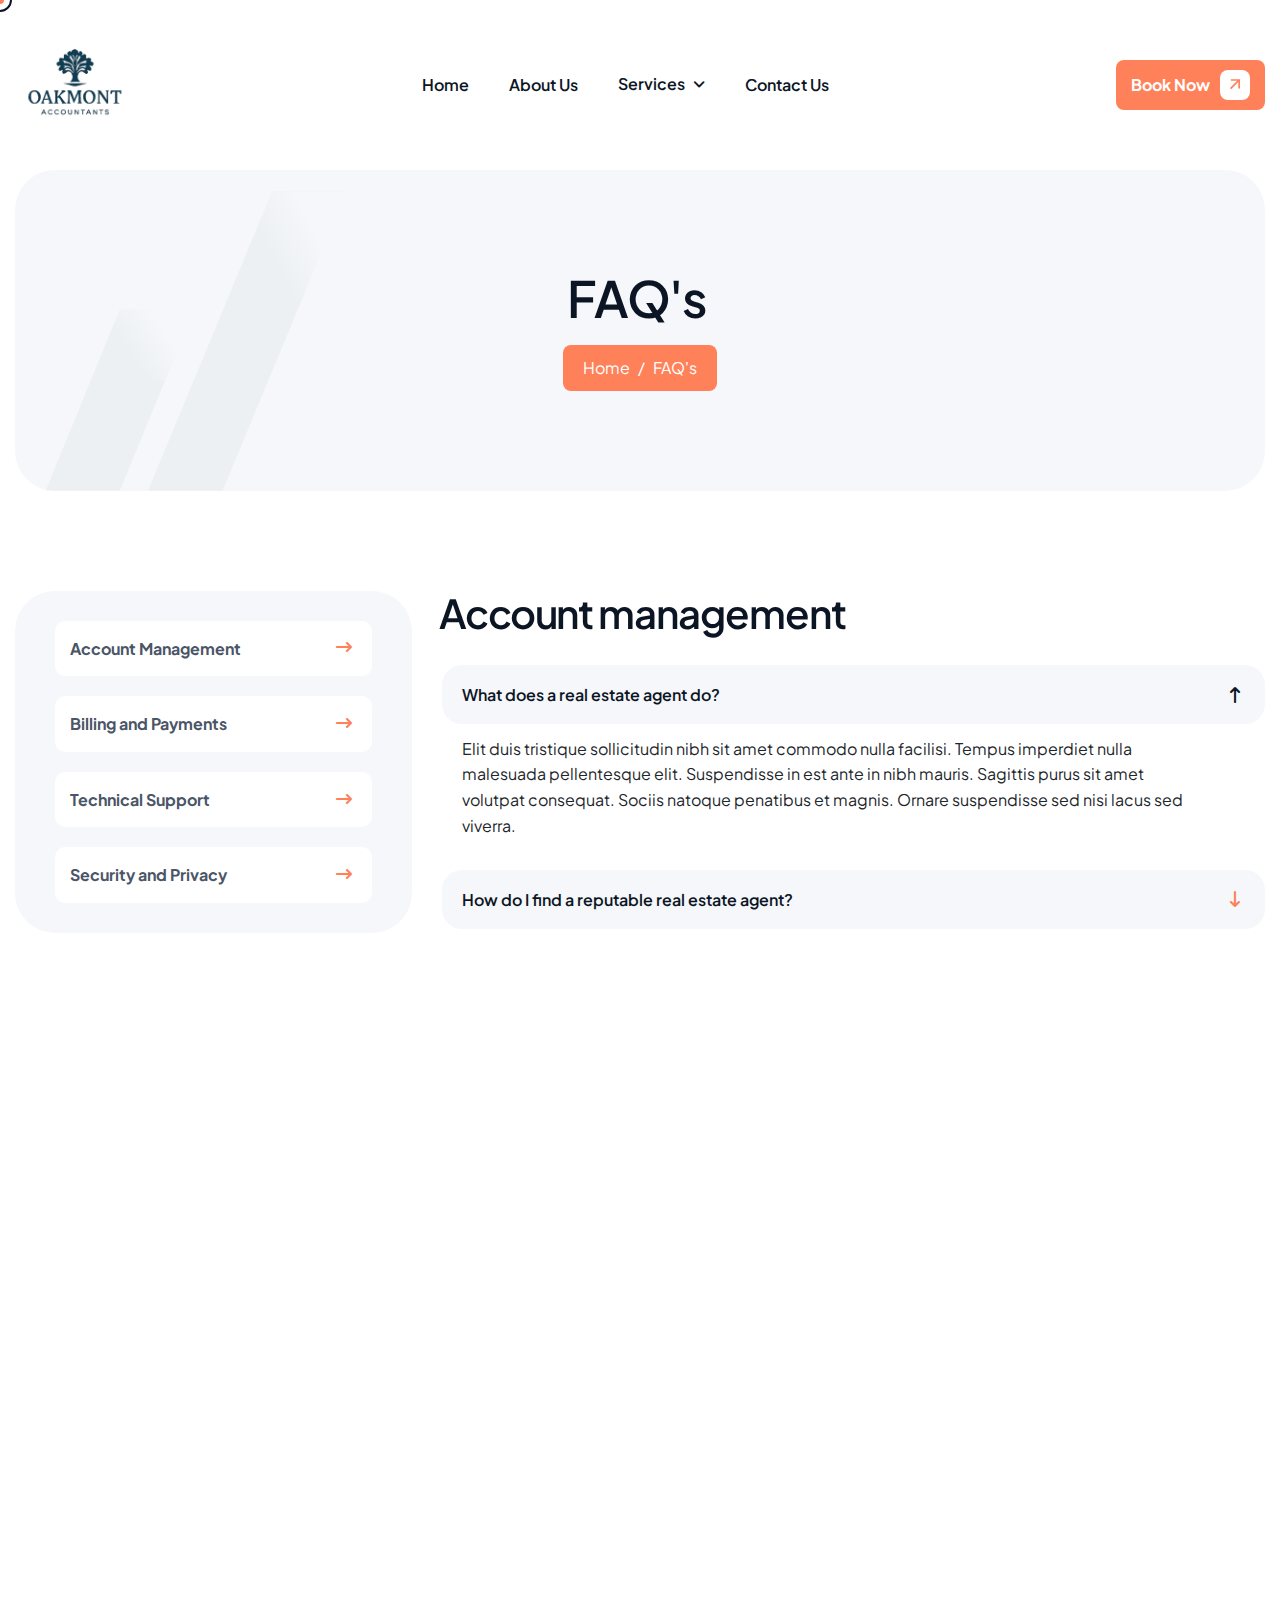
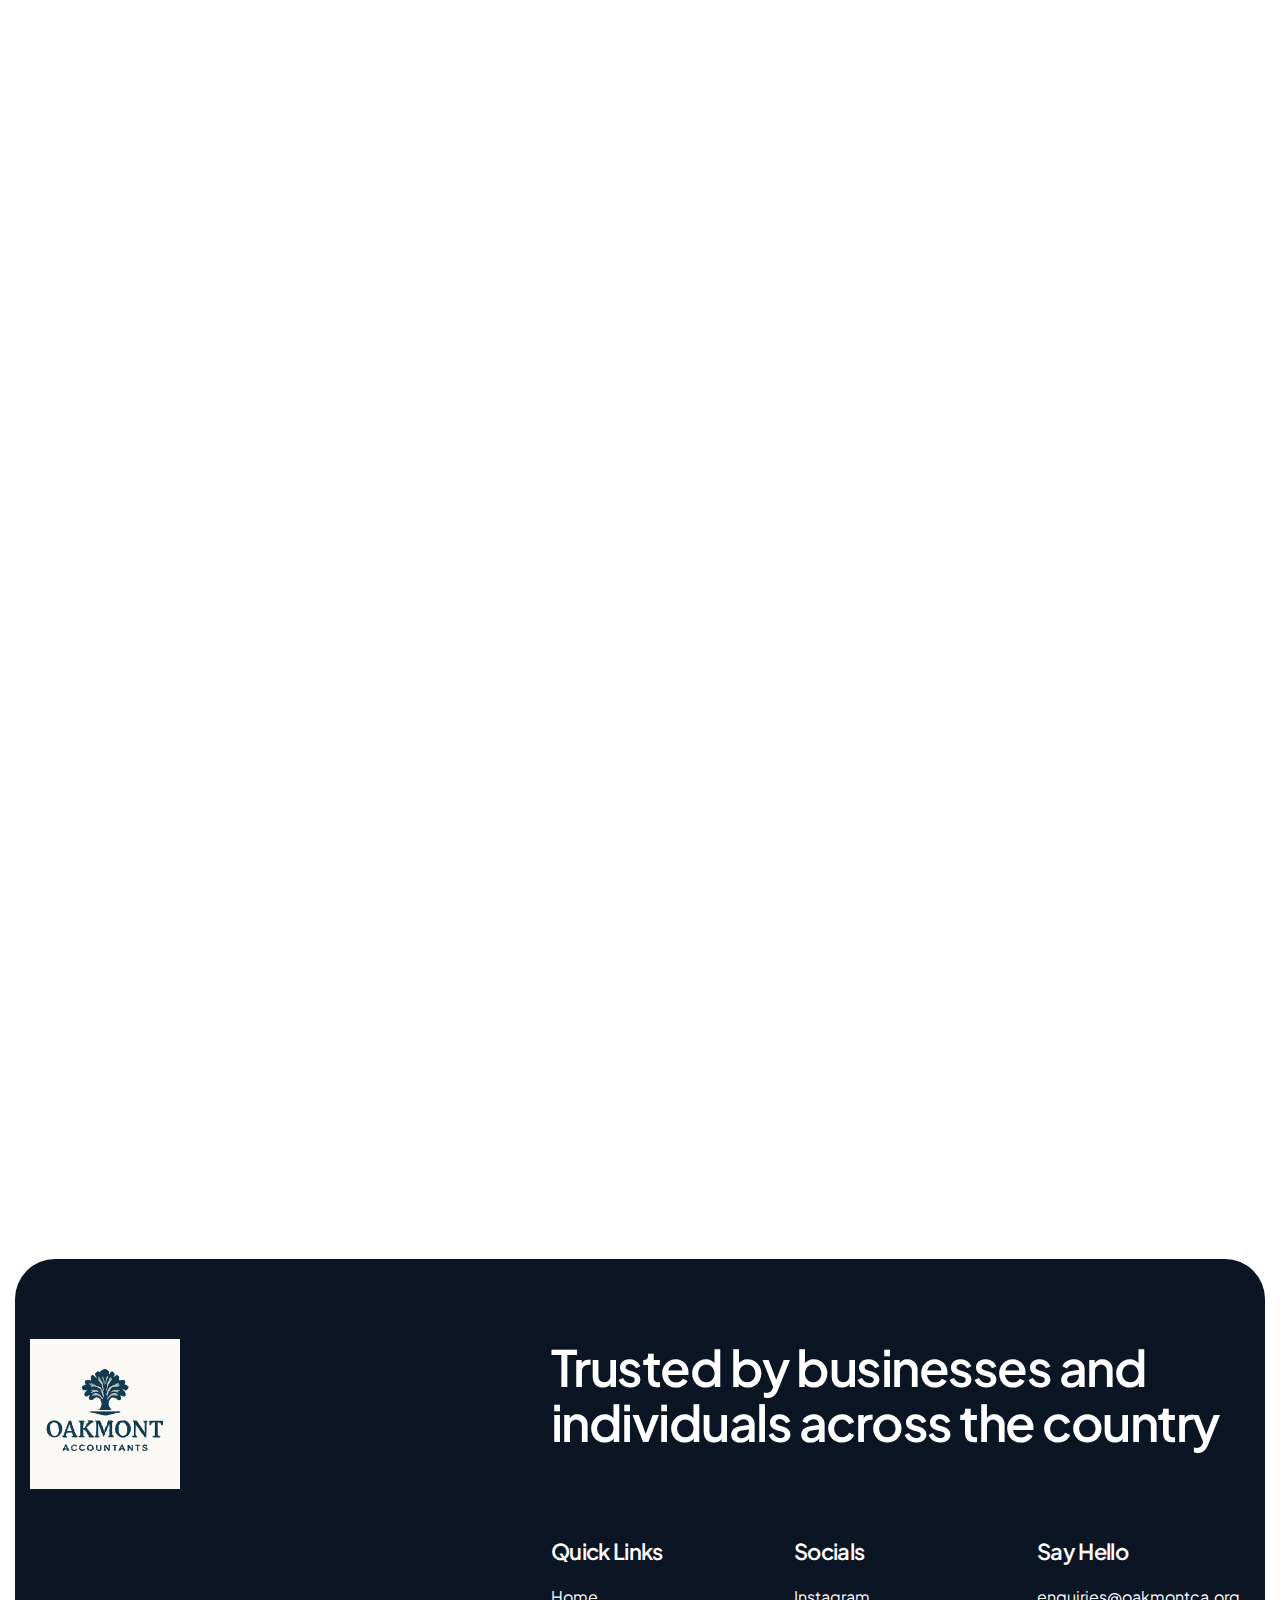
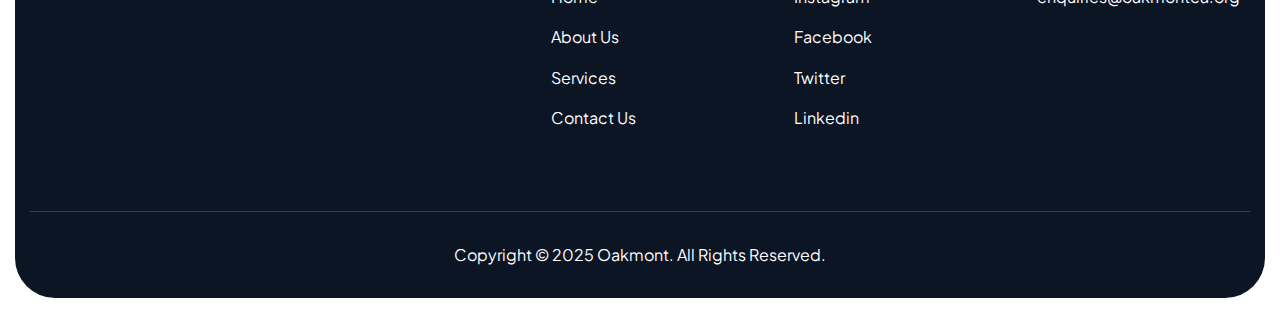
<file: faqs.html>
<!DOCTYPE html>
<html lang="zxx">
  <head>
    <!-- Meta -->
    <meta charset="utf-8" />
    <meta http-equiv="X-UA-Compatible" content="IE=edge" />
    <meta name="viewport" content="width=device-width, initial-scale=1.0" />
    <meta name="description" content="" />
    <meta name="keywords" content="" />
    <meta name="author" content="Awaiken" />
    <!-- Page Title -->
    <title>Oakmont - Accounting & Finance</title>
    <!-- Favicon Icon -->
    <link rel="shortcut icon" type="image/x-icon" href="images/favicon.ico" />
    <!-- Google Fonts Css-->
    <link rel="preconnect" href="https://fonts.googleapis.com" />
    <link rel="preconnect" href="https://fonts.gstatic.com" crossorigin />
    <link
      href="https://fonts.googleapis.com/css2?family=Plus+Jakarta+Sans:ital,wght@0,200..800;1,200..800&display=swap"
      rel="stylesheet"
    />
    <!-- Bootstrap Css -->
    <link href="css/bootstrap.min.css" rel="stylesheet" media="screen" />
    <!-- SlickNav Css -->
    <link href="css/slicknav.min.css" rel="stylesheet" />
    <!-- Swiper Css -->
    <link rel="stylesheet" href="css/swiper-bundle.min.css" />
    <!-- Font Awesome Icon Css-->
    <link href="css/all.css" rel="stylesheet" media="screen" />
    <!-- Animated Css -->
    <link href="css/animate.css" rel="stylesheet" />
    <!-- Magnific Popup Core Css File -->
    <link rel="stylesheet" href="css/magnific-popup.css" />
    <!-- Main Custom Css -->
    <link href="css/custom.css" rel="stylesheet" media="screen" />
  </head>
  <body class="tt-magic-cursor">
    <!-- Preloader Start -->
    <div class="preloader">
      <div class="loading-container">
        <div class="loading"></div>
        <div id="loading-icon"><img src="images/loader.svg" alt="" /></div>
      </div>
    </div>
    <!-- Preloader End -->

    <!-- Magic Cursor Start -->
    <div id="magic-cursor">
      <div id="ball">
        <div class="circle"></div>
      </div>
    </div>
    <!-- Magic Cursor End -->

    <!-- Header Start -->
    <header class="main-header">
      <div class="header-sticky">
        <nav class="navbar navbar-expand-lg">
          <div class="container">
            <!-- Logo Start -->
            <a class="navbar-brand" href="index.html">
              <img src="images/oakmontca-logo.png" alt="Logo" />
            </a>
            <!-- Logo End -->

            <!-- Main Menu Start -->
            <div class="collapse navbar-collapse main-menu">
              <div class="nav-menu-wrapper">
                <ul class="navbar-nav mr-auto" id="menu">
                  <li class="nav-item">
                    <a class="nav-link" href="index.html">Home</a>
                  </li>
                  <li class="nav-item">
                    <a class="nav-link" href="about.html">about us</a>
                  </li>
                  <li class="nav-item submenu">
                    <a class="nav-link" href="services.html">services</a>
                    <ul>
                      <li class="nav-item">
                        <a
                          class="nav-link"
                          href="accountancy-and-bookeeping.html"
                          >Accountancy and Bookeeping</a
                        >
                      </li>
                      <li class="nav-item">
                        <a class="nav-link" href="tax.html">Tax</a>
                      </li>
                      <li class="nav-item">
                        <a
                          class="nav-link"
                          href="advisory-and-tax-planning.html"
                          >Advisory and tax planning</a
                        >
                      </li>
                    </ul>
                  </li>
                  
                  <li class="nav-item">
                    <a class="nav-link" href="contact.html">Contact Us</a>
                  </li>
                   
                  <li class="nav-item highlighted-menu">
                    <a class="nav-link" href="pricing.html">Book Now</a>
                  </li>
                </ul>
              </div>
              <!-- Let’s Start Button Start -->
              <div class="header-btn d-inline-flex">
                <a href="pricing.html" class="btn-default">book now</a>
              </div>
              <!-- Let’s Start Button End -->
            </div>
            <!-- Main Menu End -->

            <div class="navbar-toggle"></div>
          </div>
        </nav>
        <div class="responsive-menu"></div>
      </div>
    </header>
    <!-- Header End -->

    <!-- Page Header Start -->
    <div class="page-header light-bg-section">
      <div class="container">
        <div class="row">
          <div class="col-lg-12">
            <!-- Page Header Box Start -->
            <div class="page-header-box">
              <h1 class="text-anime-style-3">FAQ's</h1>
              <nav class="wow fadeInUp" data-wow-delay="0.25s">
                <ol class="breadcrumb">
                  <li class="breadcrumb-item"><a href="#">home</a></li>
                  <li class="breadcrumb-item active" aria-current="page">
                    FAQ's
                  </li>
                </ol>
              </nav>
            </div>
            <!-- Page Header Box End -->
          </div>
        </div>
      </div>
    </div>
    <!-- Page Header End -->

    <!-- Faqs Page Start -->
    <div class="page-faqs">
      <div class="container">
        <div class="row">
          <div class="col-lg-4">
            <!-- FAQs Sidebar Start -->
            <div class="faq-sidebar">
              <!-- Faqs Category Box Start -->
              <div class="faq-category-box wow fadeInUp">
                <ul>
                  <li><a href="#faq-1">Account Management</a></li>
                  <li><a href="#faq-2">Billing and Payments</a></li>
                  <li><a href="#faq-3">Technical Support</a></li>
                  <li><a href="#faq-4">Security and Privacy</a></li>
                </ul>
              </div>
              <!-- Faqs Category Box End -->
            </div>
            <!-- FAQs Sidebar End -->
          </div>

          <div class="col-lg-8">
            <!-- FAQs section start -->
            <div class="faq-section" id="faq-1">
              <div class="our-faqs-title">
                <h2 class="text-anime-style-3">Account management</h2>
              </div>

              <!-- FAQ Accordion Start -->
              <div class="faq-accordion">
                <div class="accordion" id="faq_accordion">
                  <!-- FAQ Item Start -->
                  <div class="accordion-item wow fadeInUp">
                    <h2 class="accordion-header" id="heading1">
                      <button
                        class="accordion-button"
                        type="button"
                        data-bs-toggle="collapse"
                        data-bs-target="#collapse1"
                        aria-expanded="true"
                        aria-controls="collapse1"
                      >
                        What does a real estate agent do?
                      </button>
                    </h2>

                    <div
                      id="collapse1"
                      class="accordion-collapse collapse show"
                      aria-labelledby="heading1"
                      data-bs-parent="#faq_accordion"
                    >
                      <div class="accordion-body">
                        <p>
                          Elit duis tristique sollicitudin nibh sit amet commodo
                          nulla facilisi. Tempus imperdiet nulla malesuada
                          pellentesque elit. Suspendisse in est ante in nibh
                          mauris. Sagittis purus sit amet volutpat consequat.
                          Sociis natoque penatibus et magnis. Ornare suspendisse
                          sed nisi lacus sed viverra.
                        </p>
                      </div>
                    </div>
                  </div>
                  <!-- FAQ Item End -->

                  <!-- FAQ Item Start -->
                  <div
                    class="accordion-item wow fadeInUp"
                    data-wow-delay="0.25s"
                  >
                    <h2 class="accordion-header" id="heading2">
                      <button
                        class="accordion-button collapsed"
                        type="button"
                        data-bs-toggle="collapse"
                        data-bs-target="#collapse2"
                        aria-expanded="true"
                        aria-controls="collapse2"
                      >
                        How do I find a reputable real estate agent?
                      </button>
                    </h2>

                    <div
                      id="collapse2"
                      class="accordion-collapse collapse"
                      aria-labelledby="heading2"
                      data-bs-parent="#faq_accordion"
                    >
                      <div class="accordion-body">
                        <p>
                          Elit duis tristique sollicitudin nibh sit amet commodo
                          nulla facilisi. Tempus imperdiet nulla malesuada
                          pellentesque elit. Suspendisse in est ante in nibh
                          mauris. Sagittis purus sit amet volutpat consequat.
                          Sociis natoque penatibus et magnis. Ornare suspendisse
                          sed nisi lacus sed viverra.
                        </p>
                      </div>
                    </div>
                  </div>
                  <!-- FAQ Item End -->

                  <!-- FAQ Item Start -->
                  <div
                    class="accordion-item wow fadeInUp"
                    data-wow-delay="0.5s"
                  >
                    <h2 class="accordion-header" id="heading3">
                      <button
                        class="accordion-button collapsed"
                        type="button"
                        data-bs-toggle="collapse"
                        data-bs-target="#collapse3"
                        aria-expanded="true"
                        aria-controls="collapse3"
                      >
                        What is the difference between a real estate agent and a
                        realtor?
                      </button>
                    </h2>

                    <div
                      id="collapse3"
                      class="accordion-collapse collapse"
                      aria-labelledby="heading3"
                      data-bs-parent="#faq_accordion"
                    >
                      <div class="accordion-body">
                        <p>
                          Elit duis tristique sollicitudin nibh sit amet commodo
                          nulla facilisi. Tempus imperdiet nulla malesuada
                          pellentesque elit. Suspendisse in est ante in nibh
                          mauris. Sagittis purus sit amet volutpat consequat.
                          Sociis natoque penatibus et magnis. Ornare suspendisse
                          sed nisi lacus sed viverra.
                        </p>
                      </div>
                    </div>
                  </div>
                  <!-- FAQ Item End -->

                  <!-- FAQ Item Start -->
                  <div
                    class="accordion-item wow fadeInUp"
                    data-wow-delay="0.75s"
                  >
                    <h2 class="accordion-header" id="heading4">
                      <button
                        class="accordion-button collapsed"
                        type="button"
                        data-bs-toggle="collapse"
                        data-bs-target="#collapse4"
                        aria-expanded="true"
                        aria-controls="collapse4"
                      >
                        How do I get started in the home buying/selling process?
                      </button>
                    </h2>

                    <div
                      id="collapse4"
                      class="accordion-collapse collapse"
                      aria-labelledby="heading4"
                      data-bs-parent="#faq_accordion"
                    >
                      <div class="accordion-body">
                        <p>
                          Elit duis tristique sollicitudin nibh sit amet commodo
                          nulla facilisi. Tempus imperdiet nulla malesuada
                          pellentesque elit. Suspendisse in est ante in nibh
                          mauris. Sagittis purus sit amet volutpat consequat.
                          Sociis natoque penatibus et magnis. Ornare suspendisse
                          sed nisi lacus sed viverra.
                        </p>
                      </div>
                    </div>
                  </div>
                  <!-- FAQ Item End -->
                </div>
              </div>
              <!-- FAQ Accordion End -->
            </div>
            <!-- FAQs section start -->
            <div class="faq-section" id="faq-2">
              <div class="our-faqs-title">
                <h2 class="text-anime-style-3">Billing and payments</h2>
              </div>
              <!-- FAQ Accordion Start -->
              <div class="faq-accordion">
                <div class="accordion" id="faq_accordion_1">
                  <!-- FAQ Item Start -->
                  <div class="accordion-item wow fadeInUp">
                    <h2 class="accordion-header" id="heading11">
                      <button
                        class="accordion-button"
                        type="button"
                        data-bs-toggle="collapse"
                        data-bs-target="#collapse11"
                        aria-expanded="true"
                        aria-controls="collapse11"
                      >
                        What does a real estate agent do?
                      </button>
                    </h2>

                    <div
                      id="collapse11"
                      class="accordion-collapse collapse show"
                      aria-labelledby="heading11"
                      data-bs-parent="#faq_accordion"
                    >
                      <div class="accordion-body">
                        <p>
                          Elit duis tristique sollicitudin nibh sit amet commodo
                          nulla facilisi. Tempus imperdiet nulla malesuada
                          pellentesque elit. Suspendisse in est ante in nibh
                          mauris. Sagittis purus sit amet volutpat consequat.
                          Sociis natoque penatibus et magnis. Ornare suspendisse
                          sed nisi lacus sed viverra.
                        </p>
                      </div>
                    </div>
                  </div>
                  <!-- FAQ Item End -->

                  <!-- FAQ Item Start -->
                  <div
                    class="accordion-item wow fadeInUp"
                    data-wow-delay="0.25s"
                  >
                    <h2 class="accordion-header" id="heading12">
                      <button
                        class="accordion-button collapsed"
                        type="button"
                        data-bs-toggle="collapse"
                        data-bs-target="#collapse12"
                        aria-expanded="true"
                        aria-controls="collapse12"
                      >
                        How do I find a reputable real estate agent?
                      </button>
                    </h2>

                    <div
                      id="collapse12"
                      class="accordion-collapse collapse"
                      aria-labelledby="heading12"
                      data-bs-parent="#faq_accordion"
                    >
                      <div class="accordion-body">
                        <p>
                          Elit duis tristique sollicitudin nibh sit amet commodo
                          nulla facilisi. Tempus imperdiet nulla malesuada
                          pellentesque elit. Suspendisse in est ante in nibh
                          mauris. Sagittis purus sit amet volutpat consequat.
                          Sociis natoque penatibus et magnis. Ornare suspendisse
                          sed nisi lacus sed viverra.
                        </p>
                      </div>
                    </div>
                  </div>
                  <!-- FAQ Item End -->

                  <!-- FAQ Item Start -->
                  <div
                    class="accordion-item wow fadeInUp"
                    data-wow-delay="0.5s"
                  >
                    <h2 class="accordion-header" id="heading13">
                      <button
                        class="accordion-button collapsed"
                        type="button"
                        data-bs-toggle="collapse"
                        data-bs-target="#collapse13"
                        aria-expanded="true"
                        aria-controls="collapse13"
                      >
                        What is the difference between a real estate agent and a
                        realtor?
                      </button>
                    </h2>

                    <div
                      id="collapse13"
                      class="accordion-collapse collapse"
                      aria-labelledby="heading13"
                      data-bs-parent="#faq_accordion"
                    >
                      <div class="accordion-body">
                        <p>
                          Elit duis tristique sollicitudin nibh sit amet commodo
                          nulla facilisi. Tempus imperdiet nulla malesuada
                          pellentesque elit. Suspendisse in est ante in nibh
                          mauris. Sagittis purus sit amet volutpat consequat.
                          Sociis natoque penatibus et magnis. Ornare suspendisse
                          sed nisi lacus sed viverra.
                        </p>
                      </div>
                    </div>
                  </div>
                  <!-- FAQ Item End -->

                  <!-- FAQ Item Start -->
                  <div
                    class="accordion-item wow fadeInUp"
                    data-wow-delay="0.75s"
                  >
                    <h2 class="accordion-header" id="heading14">
                      <button
                        class="accordion-button collapsed"
                        type="button"
                        data-bs-toggle="collapse"
                        data-bs-target="#collapse14"
                        aria-expanded="true"
                        aria-controls="collapse14"
                      >
                        How do I get started in the home buying/selling process?
                      </button>
                    </h2>

                    <div
                      id="collapse14"
                      class="accordion-collapse collapse"
                      aria-labelledby="heading14"
                      data-bs-parent="#faq_accordion"
                    >
                      <div class="accordion-body">
                        <p>
                          Elit duis tristique sollicitudin nibh sit amet commodo
                          nulla facilisi. Tempus imperdiet nulla malesuada
                          pellentesque elit. Suspendisse in est ante in nibh
                          mauris. Sagittis purus sit amet volutpat consequat.
                          Sociis natoque penatibus et magnis. Ornare suspendisse
                          sed nisi lacus sed viverra.
                        </p>
                      </div>
                    </div>
                  </div>
                  <!-- FAQ Item End -->
                </div>
              </div>
              <!-- FAQ Accordion End -->
            </div>
            <!-- FAQs section end -->

            <!-- FAQs section start -->
            <div class="faq-section" id="faq-3">
              <div class="our-faqs-title">
                <h2 class="text-anime-style-3">Technical support</h2>
              </div>
              <!-- FAQ Accordion Start -->
              <div class="faq-accordion">
                <div class="accordion" id="faq_accordion_2">
                  <!-- FAQ Item Start -->
                  <div class="accordion-item wow fadeInUp">
                    <h2 class="accordion-header" id="heading21">
                      <button
                        class="accordion-button"
                        type="button"
                        data-bs-toggle="collapse"
                        data-bs-target="#collapse21"
                        aria-expanded="true"
                        aria-controls="collapse21"
                      >
                        What does a real estate agent do?
                      </button>
                    </h2>

                    <div
                      id="collapse21"
                      class="accordion-collapse collapse show"
                      aria-labelledby="heading21"
                      data-bs-parent="#faq_accordion"
                    >
                      <div class="accordion-body">
                        <p>
                          Elit duis tristique sollicitudin nibh sit amet commodo
                          nulla facilisi. Tempus imperdiet nulla malesuada
                          pellentesque elit. Suspendisse in est ante in nibh
                          mauris. Sagittis purus sit amet volutpat consequat.
                          Sociis natoque penatibus et magnis. Ornare suspendisse
                          sed nisi lacus sed viverra.
                        </p>
                      </div>
                    </div>
                  </div>
                  <!-- FAQ Item End -->

                  <!-- FAQ Item Start -->
                  <div
                    class="accordion-item wow fadeInUp"
                    data-wow-delay="0.25s"
                  >
                    <h2 class="accordion-header" id="heading22">
                      <button
                        class="accordion-button collapsed"
                        type="button"
                        data-bs-toggle="collapse"
                        data-bs-target="#collapse22"
                        aria-expanded="true"
                        aria-controls="collapse22"
                      >
                        How do I find a reputable real estate agent?
                      </button>
                    </h2>

                    <div
                      id="collapse22"
                      class="accordion-collapse collapse"
                      aria-labelledby="heading22"
                      data-bs-parent="#faq_accordion"
                    >
                      <div class="accordion-body">
                        <p>
                          Elit duis tristique sollicitudin nibh sit amet commodo
                          nulla facilisi. Tempus imperdiet nulla malesuada
                          pellentesque elit. Suspendisse in est ante in nibh
                          mauris. Sagittis purus sit amet volutpat consequat.
                          Sociis natoque penatibus et magnis. Ornare suspendisse
                          sed nisi lacus sed viverra.
                        </p>
                      </div>
                    </div>
                  </div>
                  <!-- FAQ Item End -->

                  <!-- FAQ Item Start -->
                  <div
                    class="accordion-item wow fadeInUp"
                    data-wow-delay="0.5s"
                  >
                    <h2 class="accordion-header" id="heading23">
                      <button
                        class="accordion-button collapsed"
                        type="button"
                        data-bs-toggle="collapse"
                        data-bs-target="#collapse23"
                        aria-expanded="true"
                        aria-controls="collapse23"
                      >
                        What is the difference between a real estate agent and a
                        realtor?
                      </button>
                    </h2>

                    <div
                      id="collapse23"
                      class="accordion-collapse collapse"
                      aria-labelledby="heading23"
                      data-bs-parent="#faq_accordion"
                    >
                      <div class="accordion-body">
                        <p>
                          Elit duis tristique sollicitudin nibh sit amet commodo
                          nulla facilisi. Tempus imperdiet nulla malesuada
                          pellentesque elit. Suspendisse in est ante in nibh
                          mauris. Sagittis purus sit amet volutpat consequat.
                          Sociis natoque penatibus et magnis. Ornare suspendisse
                          sed nisi lacus sed viverra.
                        </p>
                      </div>
                    </div>
                  </div>
                  <!-- FAQ Item End -->

                  <!-- FAQ Item Start -->
                  <div
                    class="accordion-item wow fadeInUp"
                    data-wow-delay="0.75s"
                  >
                    <h2 class="accordion-header" id="heading24">
                      <button
                        class="accordion-button collapsed"
                        type="button"
                        data-bs-toggle="collapse"
                        data-bs-target="#collapse24"
                        aria-expanded="true"
                        aria-controls="collapse24"
                      >
                        How do I get started in the home buying/selling process?
                      </button>
                    </h2>

                    <div
                      id="collapse24"
                      class="accordion-collapse collapse"
                      aria-labelledby="heading24"
                      data-bs-parent="#faq_accordion"
                    >
                      <div class="accordion-body">
                        <p>
                          Elit duis tristique sollicitudin nibh sit amet commodo
                          nulla facilisi. Tempus imperdiet nulla malesuada
                          pellentesque elit. Suspendisse in est ante in nibh
                          mauris. Sagittis purus sit amet volutpat consequat.
                          Sociis natoque penatibus et magnis. Ornare suspendisse
                          sed nisi lacus sed viverra.
                        </p>
                      </div>
                    </div>
                  </div>
                  <!-- FAQ Item End -->
                </div>
              </div>
              <!-- FAQ Accordion End -->
            </div>
            <!-- FAQs section end -->

            <!-- FAQs section start -->
            <div class="faq-section" id="faq-4">
              <div class="our-faqs-title">
                <h2 class="text-anime-style-3">Security and privacy</h2>
              </div>

              <!-- FAQ Accordion Start -->
              <div class="faq-accordion">
                <div class="accordion" id="faq_accordion_3">
                  <!-- FAQ Item Start -->
                  <div class="accordion-item wow fadeInUp">
                    <h2 class="accordion-header" id="heading41">
                      <button
                        class="accordion-button"
                        type="button"
                        data-bs-toggle="collapse"
                        data-bs-target="#collapse41"
                        aria-expanded="true"
                        aria-controls="collapse41"
                      >
                        What does a real estate agent do?
                      </button>
                    </h2>

                    <div
                      id="collapse41"
                      class="accordion-collapse collapse show"
                      aria-labelledby="heading41"
                      data-bs-parent="#faq_accordion"
                    >
                      <div class="accordion-body">
                        <p>
                          Elit duis tristique sollicitudin nibh sit amet commodo
                          nulla facilisi. Tempus imperdiet nulla malesuada
                          pellentesque elit. Suspendisse in est ante in nibh
                          mauris. Sagittis purus sit amet volutpat consequat.
                          Sociis natoque penatibus et magnis. Ornare suspendisse
                          sed nisi lacus sed viverra.
                        </p>
                      </div>
                    </div>
                  </div>
                  <!-- FAQ Item End -->

                  <!-- FAQ Item Start -->
                  <div
                    class="accordion-item wow fadeInUp"
                    data-wow-delay="0.25s"
                  >
                    <h2 class="accordion-header" id="heading42">
                      <button
                        class="accordion-button collapsed"
                        type="button"
                        data-bs-toggle="collapse"
                        data-bs-target="#collapse42"
                        aria-expanded="true"
                        aria-controls="collapse42"
                      >
                        How do I find a reputable real estate agent?
                      </button>
                    </h2>

                    <div
                      id="collapse42"
                      class="accordion-collapse collapse"
                      aria-labelledby="heading42"
                      data-bs-parent="#faq_accordion"
                    >
                      <div class="accordion-body">
                        <p>
                          Elit duis tristique sollicitudin nibh sit amet commodo
                          nulla facilisi. Tempus imperdiet nulla malesuada
                          pellentesque elit. Suspendisse in est ante in nibh
                          mauris. Sagittis purus sit amet volutpat consequat.
                          Sociis natoque penatibus et magnis. Ornare suspendisse
                          sed nisi lacus sed viverra.
                        </p>
                      </div>
                    </div>
                  </div>
                  <!-- FAQ Item End -->

                  <!-- FAQ Item Start -->
                  <div
                    class="accordion-item wow fadeInUp"
                    data-wow-delay="0.5s"
                  >
                    <h2 class="accordion-header" id="heading43">
                      <button
                        class="accordion-button collapsed"
                        type="button"
                        data-bs-toggle="collapse"
                        data-bs-target="#collapse43"
                        aria-expanded="true"
                        aria-controls="collapse43"
                      >
                        What is the difference between a real estate agent and a
                        realtor?
                      </button>
                    </h2>

                    <div
                      id="collapse43"
                      class="accordion-collapse collapse"
                      aria-labelledby="heading43"
                      data-bs-parent="#faq_accordion"
                    >
                      <div class="accordion-body">
                        <p>
                          Elit duis tristique sollicitudin nibh sit amet commodo
                          nulla facilisi. Tempus imperdiet nulla malesuada
                          pellentesque elit. Suspendisse in est ante in nibh
                          mauris. Sagittis purus sit amet volutpat consequat.
                          Sociis natoque penatibus et magnis. Ornare suspendisse
                          sed nisi lacus sed viverra.
                        </p>
                      </div>
                    </div>
                  </div>
                  <!-- FAQ Item End -->

                  <!-- FAQ Item Start -->
                  <div
                    class="accordion-item wow fadeInUp"
                    data-wow-delay="0.75s"
                  >
                    <h2 class="accordion-header" id="heading44">
                      <button
                        class="accordion-button collapsed"
                        type="button"
                        data-bs-toggle="collapse"
                        data-bs-target="#collapse44"
                        aria-expanded="true"
                        aria-controls="collapse44"
                      >
                        How do I get started in the home buying/selling process?
                      </button>
                    </h2>

                    <div
                      id="collapse44"
                      class="accordion-collapse collapse"
                      aria-labelledby="heading44"
                      data-bs-parent="#faq_accordion"
                    >
                      <div class="accordion-body">
                        <p>
                          Elit duis tristique sollicitudin nibh sit amet commodo
                          nulla facilisi. Tempus imperdiet nulla malesuada
                          pellentesque elit. Suspendisse in est ante in nibh
                          mauris. Sagittis purus sit amet volutpat consequat.
                          Sociis natoque penatibus et magnis. Ornare suspendisse
                          sed nisi lacus sed viverra.
                        </p>
                      </div>
                    </div>
                  </div>
                  <!-- FAQ Item End -->
                </div>
              </div>
              <!-- FAQ Accordion End -->
            </div>
            <!-- FAQs section end -->
          </div>
        </div>
      </div>
    </div>
    <!-- Faqs Page End -->

    <!-- Footer Start -->
    <footer class="main-footer">
      <div class="container">
        <div class="row">
          <div class="col-lg-12">
            <!-- Footer About Start -->
            <div class="footer-about">
              <div class="row">
                <div class="col-lg-5">
                  <!-- Footer Logo Start -->
                  <div class="footer-logo">
                    <img src="images/footer-logo.svg" alt="" />
                  </div>
                  <!-- Footer Logo End -->
                </div>

                <div class="col-lg-7">
                  <!-- Footer Title Start -->
                  <div class="footer-title">
                    <h2>
                      Trusted by businesses and individuals across the country
                    </h2>
                  </div>
                  <!-- Footer Title End -->
                </div>
              </div>
            </div>
            <!-- Footer End Start -->

            <!-- Footer Body Start -->
            <div class="footer-body">
              <div class="row">
                <div class="col-lg-5"></div>

                <div class="col-lg-7">
                  <div class="row">
                    <div class="col-md-4 col-6">
                      <!-- Footer Links Start -->
                      <div class="footer-links">
                        <h2>quick links</h2>
                        <ul>
                          <li><a href="index.html">Home</a></li>
                          <li><a href="about.html">About Us</a></li>
                          <li><a href="services.html">Services</a></li>
                          <li><a href="contact.html">Contact Us</a></li>
                        </ul>
                      </div>
                      <!-- Footer Links End -->
                    </div>

                    <div class="col-md-4 col-6">
                      <!-- Footer Links Start -->
                      <div class="footer-links">
                        <h2>Socials</h2>
                        <ul>
                          <li><a href="#">instagram</a></li>
                          <li><a href="#">facebook</a></li>
                          <li><a href="#">twitter</a></li>
                          <li><a href="#">linkedin</a></li>
                        </ul>
                      </div>
                      <!-- Footer Links End -->
                    </div>

                    <div class="col-md-4">
                      <!-- Footer Contact Start -->
                      <div class="footer-contact">
                        <h2>say hello</h2>
                        <ul>
                          <li><a href="#">enquiries@oakmontca.org</a></li>
                          
                        </ul>
                      </div>
                      <!-- Footer Contact End -->
                    </div>
                  </div>
                </div>
              </div>
            </div>
            <!-- Footer Body End -->

            <!-- Copyright Footer Start -->
            <div class="footer-copyright">
              <div class="row align-items-center">
                <div class="col-lg-12">
                  <!-- Footer Copyright Content Start -->
                  <div class="footer-copyright-text">
                    <p>copyright © 2025 Oakmont. all rights reserved.</p>
                  </div>
                  <!-- Footer Copyright Content End -->
                </div>
              </div>
            </div>
            <!-- Copyright Footer End -->
          </div>
        </div>
      </div>
    </footer>
    <!-- Footer End -->

    <!-- Jquery Library File -->
    <script src="js/jquery-3.7.1.min.js"></script>
    <!-- Bootstrap js file -->
    <script src="js/bootstrap.min.js"></script>
    <!-- Validator js file -->
    <script src="js/validator.min.js"></script>
    <!-- SlickNav js file -->
    <script src="js/jquery.slicknav.js"></script>
    <!-- Swiper js file -->
    <script src="js/swiper-bundle.min.js"></script>
    <!-- Counter js file -->
    <script src="js/jquery.waypoints.min.js"></script>
    <script src="js/jquery.counterup.min.js"></script>
    <!-- Magnific js file -->
    <script src="js/jquery.magnific-popup.min.js"></script>
    <!-- SmoothScroll -->
    <script src="js/SmoothScroll.js"></script>
    <!-- MagicCursor js file -->
    <script src="js/gsap.min.js"></script>
    <script src="js/magiccursor.js"></script>
    <!-- Text Effect js file -->
    <script src="js/SplitText.js"></script>
    <script src="js/ScrollTrigger.min.js"></script>
    <!-- Wow js file -->
    <script src="js/wow.js"></script>
    <!-- Main Custom js file -->
    <script src="js/function.js"></script>
  </body>
</html>
</file>
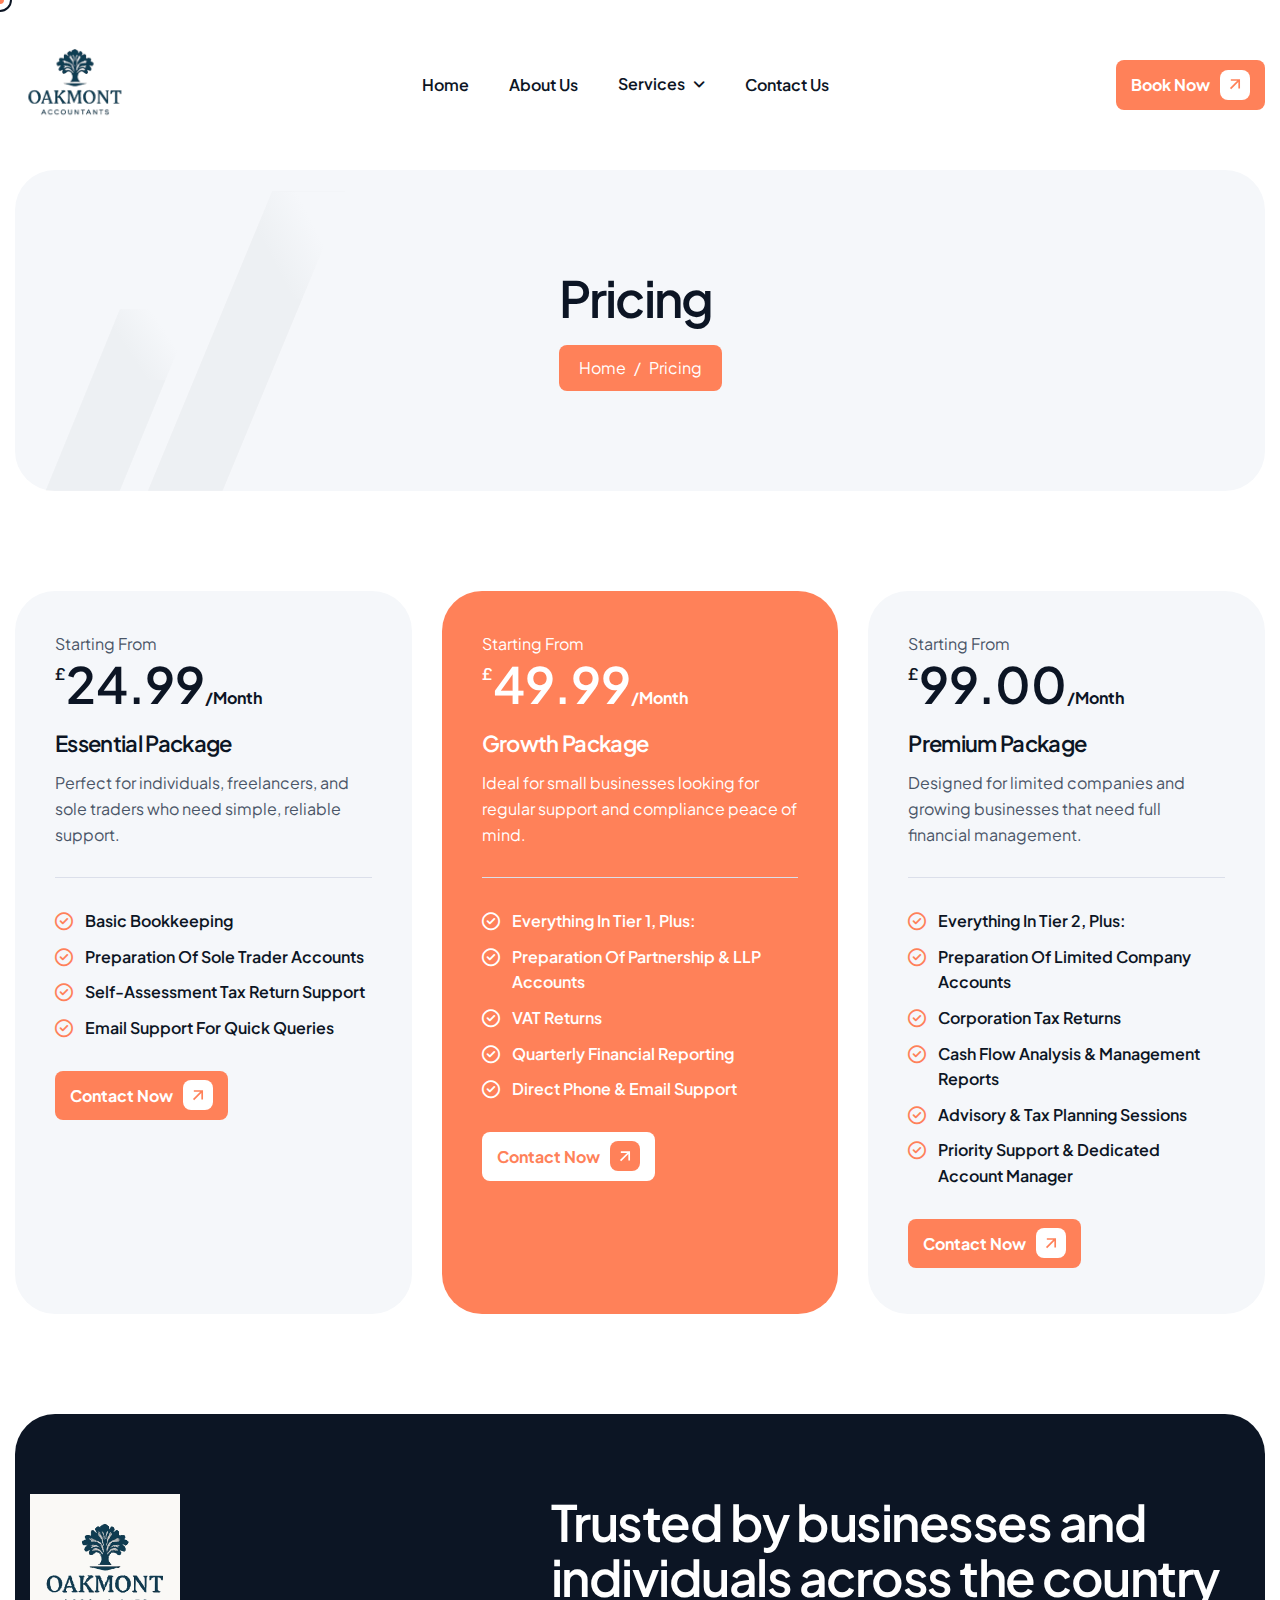
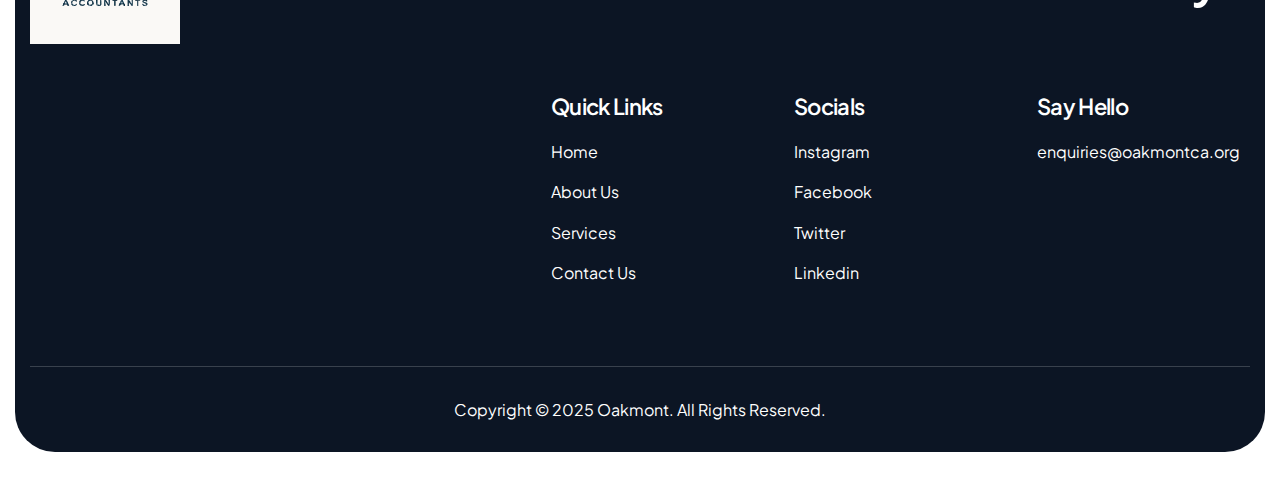
<file: pricing.html>
<!DOCTYPE html>
<html lang="zxx">
  <head>
    <!-- Meta -->
    <meta charset="utf-8" />
    <meta http-equiv="X-UA-Compatible" content="IE=edge" />
    <meta name="viewport" content="width=device-width, initial-scale=1.0" />
    <meta name="description" content="" />
    <meta name="keywords" content="" />
    <meta name="author" content="Awaiken" />
    <!-- Page Title -->
    <title>Oakmont - Accounting & Finance</title>
    <!-- Favicon Icon -->
    <link rel="shortcut icon" type="image/x-icon" href="images/favicon.ico" />
    <!-- Google Fonts Css-->
    <link rel="preconnect" href="https://fonts.googleapis.com" />
    <link rel="preconnect" href="https://fonts.gstatic.com" crossorigin />
    <link
      href="https://fonts.googleapis.com/css2?family=Plus+Jakarta+Sans:ital,wght@0,200..800;1,200..800&display=swap"
      rel="stylesheet"
    />
    <!-- Bootstrap Css -->
    <link href="css/bootstrap.min.css" rel="stylesheet" media="screen" />
    <!-- SlickNav Css -->
    <link href="css/slicknav.min.css" rel="stylesheet" />
    <!-- Swiper Css -->
    <link rel="stylesheet" href="css/swiper-bundle.min.css" />
    <!-- Font Awesome Icon Css-->
    <link href="css/all.css" rel="stylesheet" media="screen" />
    <!-- Animated Css -->
    <link href="css/animate.css" rel="stylesheet" />
    <!-- Magnific Popup Core Css File -->
    <link rel="stylesheet" href="css/magnific-popup.css" />
    <!-- Main Custom Css -->
    <link href="css/custom.css" rel="stylesheet" media="screen" />
  </head>
  <body class="tt-magic-cursor">
    <!-- Preloader Start -->
    <div class="preloader">
      <div class="loading-container">
        <div class="loading"></div>
        <div id="loading-icon"><img src="images/loader.svg" alt="" /></div>
      </div>
    </div>
    <!-- Preloader End -->

    <!-- Magic Cursor Start -->
    <div id="magic-cursor">
      <div id="ball">
        <div class="circle"></div>
      </div>
    </div>
    <!-- Magic Cursor End -->

    <!-- Header Start -->
    <header class="main-header">
      <div class="header-sticky">
        <nav class="navbar navbar-expand-lg">
          <div class="container">
            <!-- Logo Start -->
            <a class="navbar-brand" href="index.html">
              <img src="images/oakmontca-logo.png" alt="Logo" />
            </a>
            <!-- Logo End -->

            <!-- Main Menu Start -->
            <div class="collapse navbar-collapse main-menu">
              <div class="nav-menu-wrapper">
                <ul class="navbar-nav mr-auto" id="menu">
                  <li class="nav-item">
                    <a class="nav-link" href="index.html">Home</a>
                  </li>
                  <li class="nav-item">
                    <a class="nav-link" href="about.html">about us</a>
                  </li>
                  <li class="nav-item submenu">
                    <a class="nav-link" href="services.html">services</a>
                    <ul>
                      <li class="nav-item">
                        <a
                          class="nav-link"
                          href="accountancy-and-bookeeping.html"
                          >Accountancy and Bookeeping</a
                        >
                      </li>
                      <li class="nav-item">
                        <a class="nav-link" href="tax.html">Tax</a>
                      </li>
                      <li class="nav-item">
                        <a
                          class="nav-link"
                          href="advisory-and-tax-planning.html"
                          >Advisory and tax planning</a
                        >
                      </li>
                    </ul>
                  </li>
                  
                  <li class="nav-item">
                    <a class="nav-link" href="contact.html">Contact Us</a>
                  </li>
                   
                  <li class="nav-item highlighted-menu">
                    <a class="nav-link" href="pricing.html">Book Now</a>
                  </li>
                </ul>
              </div>
              <!-- Let’s Start Button Start -->
              <div class="header-btn d-inline-flex">
                <a href="pricing.html" class="btn-default">book now</a>
              </div>
              <!-- Let’s Start Button End -->
            </div>
            <!-- Main Menu End -->

            <div class="navbar-toggle"></div>
          </div>
        </nav>
        <div class="responsive-menu"></div>
      </div>
    </header>
    <!-- Header End -->

    <!-- Page Header Start -->
    <div class="page-header light-bg-section">
      <div class="container">
        <div class="row">
          <div class="col-lg-12">
            <!-- Page Header Box Start -->
            <div class="page-header-box">
              <h1 class="text-anime-style-3">Pricing</h1>
              <nav class="wow fadeInUp" data-wow-delay="0.25s">
                <ol class="breadcrumb">
                  <li class="breadcrumb-item"><a href="#">home</a></li>
                  <li class="breadcrumb-item active" aria-current="page">
                    pricing
                  </li>
                </ol>
              </nav>
            </div>
            <!-- Page Header Box End -->
          </div>
        </div>
      </div>
    </div>
    <!-- Page Header End -->

    <!-- Page Pricing Start -->
    <div class="page-pricing">
      <div class="container">
        <div class="row">
          <div class="col-lg-4">
            <!-- Pricing Box Start -->
            <div class="pricing-box wow fadeInUp" data-wow-delay="0.25s">
              <!-- Pricing Box Header Start -->
              <div class="pricing-box-header">
                <div class="pricing-box-content">
                  <p>Starting From</p>
                </div>
                <div class="pricing-box-title">
                  <h2><sup>£</sup>24.99<sub>/month</sub></h2>
                </div>
                <div class="pricing-box-content">
                  <h3>Essential package</h3>
                  <p>
                    Perfect for individuals, freelancers, and sole traders who
                    need simple, reliable support.
                  </p>
                </div>
              </div>
              <!-- Pricing Box Header End -->

              <!-- Pricing Box Body Start -->
              <div class="pricing-box-body">
                <ul>
                  <li>Basic bookkeeping</li>
                  <li>Preparation of sole trader accounts</li>
                  <li>Self-assessment tax return support</li>
                  <li>Email support for quick queries</li>
                </ul>
              </div>
              <!-- Pricing Box Body End -->

              <!-- Pricing Box Footer Start -->
              <div class="pricing-box-footer">
                <a href="contact.html" class="btn-default">contact now</a>
              </div>
              <!-- Pricing Box Footer End -->
            </div>
            <!-- Pricing Box End -->
          </div>

          <div class="col-lg-4">
            <!-- Pricing Box Start -->
            <div
              class="pricing-box highlighted-box wow fadeInUp"
              data-wow-delay="0.5s"
            >
              <!-- Pricing Box Header Start -->
              <div class="pricing-box-header">
                <div class="pricing-box-content">
                  <p>Starting From</p>
                </div>
                <div class="pricing-box-title">
                  <h2><sup>£</sup>49.99<sub>/month</sub></h2>
                </div>
                <div class="pricing-box-content">
                  <h3>Growth package</h3>
                  <p>
                    Ideal for small businesses looking for regular support and
                    compliance peace of mind.
                  </p>
                </div>
              </div>
              <!-- Pricing Box Header End -->

              <!-- Pricing Box Body Start -->
              <div class="pricing-box-body">
                <ul>
                  <li>Everything in Tier 1, plus:</li>
                  <li>Preparation of partnership & LLP accounts</li>
                  <li>VAT returns</li>
                  <li>Quarterly financial reporting</li>
                  <li>Direct phone & email support</li>
                </ul>
              </div>
              <!-- Pricing Box Body End -->

              <!-- Pricing Box Footer Start -->
              <div class="pricing-box-footer">
                <a href="contact.html" class="btn-default btn-highlighted"
                  >contact now</a
                >
              </div>
              <!-- Pricing Box Footer End -->
            </div>
            <!-- Pricing Box End -->
          </div>

          <div class="col-lg-4">
            <!-- Pricing Box Start -->
            <div class="pricing-box wow fadeInUp" data-wow-delay="0.75s">
              <!-- Pricing Box Header Start -->
              <div class="pricing-box-header">
                <div class="pricing-box-content">
                  <p>Starting From</p>
                </div>
                <div class="pricing-box-title">
                  <h2><sup>£</sup>99.00<sub>/month</sub></h2>
                </div>
                <div class="pricing-box-content">
                  <h3>Premium package</h3>
                  <p>
                    Designed for limited companies and growing businesses that
                    need full financial management.
                  </p>
                </div>
              </div>
              <!-- Pricing Box Header End -->

              <!-- Pricing Box Body Start -->
              <div class="pricing-box-body">
                <ul>
                  <li>Everything in Tier 2, plus:</li>
                  <li>Preparation of limited company accounts</li>
                  <li>Corporation tax returns</li>
                  <li>Cash flow analysis & management reports</li>
                  <li>Advisory & tax planning sessions</li>
                  <li>Priority support & dedicated account manager</li>
                </ul>
              </div>
              <!-- Pricing Box Body End -->

              <!-- Pricing Box Footer Start -->
              <div class="pricing-box-footer">
                <a href="contact.html" class="btn-default">contact now</a>
              </div>
              <!-- Pricing Box Footer End -->
            </div>
            <!-- Pricing Box End -->
          </div>
        </div>
      </div>
    </div>
    <!-- Page Pricing End -->

    <!-- Footer Start -->
    <footer class="main-footer">
      <div class="container">
        <div class="row">
          <div class="col-lg-12">
            <!-- Footer About Start -->
            <div class="footer-about">
              <div class="row">
                <div class="col-lg-5">
                  <!-- Footer Logo Start -->
                  <div class="footer-logo">
                    <img src="images/footer-logo.svg" alt="" />
                  </div>
                  <!-- Footer Logo End -->
                </div>

                <div class="col-lg-7">
                  <!-- Footer Title Start -->
                  <div class="footer-title">
                    <h2>
                      Trusted by businesses and individuals across the country
                    </h2>
                  </div>
                  <!-- Footer Title End -->
                </div>
              </div>
            </div>
            <!-- Footer End Start -->

            <!-- Footer Body Start -->
            <div class="footer-body">
              <div class="row">
                <div class="col-lg-5"></div>

                <div class="col-lg-7">
                  <div class="row">
                    <div class="col-md-4 col-6">
                      <!-- Footer Links Start -->
                      <div class="footer-links">
                        <h2>quick links</h2>
                        <ul>
                          <li><a href="index.html">Home</a></li>
                          <li><a href="about.html">About Us</a></li>
                          <li><a href="services.html">Services</a></li>
                          <li><a href="contact.html">Contact Us</a></li>
                        </ul>
                      </div>
                      <!-- Footer Links End -->
                    </div>

                    <div class="col-md-4 col-6">
                      <!-- Footer Links Start -->
                      <div class="footer-links">
                        <h2>Socials</h2>
                        <ul>
                          <li><a href="#">instagram</a></li>
                          <li><a href="#">facebook</a></li>
                          <li><a href="#">twitter</a></li>
                          <li><a href="#">linkedin</a></li>
                        </ul>
                      </div>
                      <!-- Footer Links End -->
                    </div>

                    <div class="col-md-4">
                      <!-- Footer Contact Start -->
                      <div class="footer-contact">
                        <h2>say hello</h2>
                        <ul>
                          <li><a href="#">enquiries@oakmontca.org</a></li>
                          
                        </ul>
                      </div>
                      <!-- Footer Contact End -->
                    </div>
                  </div>
                </div>
              </div>
            </div>
            <!-- Footer Body End -->

            <!-- Copyright Footer Start -->
            <div class="footer-copyright">
              <div class="row align-items-center">
                <div class="col-lg-12">
                  <!-- Footer Copyright Content Start -->
                  <div class="footer-copyright-text">
                    <p>copyright © 2025 Oakmont. all rights reserved.</p>
                  </div>
                  <!-- Footer Copyright Content End -->
                </div>
              </div>
            </div>
            <!-- Copyright Footer End -->
          </div>
        </div>
      </div>
    </footer>
    <!-- Footer End -->

    <!-- Jquery Library File -->
    <script src="js/jquery-3.7.1.min.js"></script>
    <!-- Bootstrap js file -->
    <script src="js/bootstrap.min.js"></script>
    <!-- Validator js file -->
    <script src="js/validator.min.js"></script>
    <!-- SlickNav js file -->
    <script src="js/jquery.slicknav.js"></script>
    <!-- Swiper js file -->
    <script src="js/swiper-bundle.min.js"></script>
    <!-- Counter js file -->
    <script src="js/jquery.waypoints.min.js"></script>
    <script src="js/jquery.counterup.min.js"></script>
    <!-- Magnific js file -->
    <script src="js/jquery.magnific-popup.min.js"></script>
    <!-- SmoothScroll -->
    <script src="js/SmoothScroll.js"></script>
    <!-- MagicCursor js file -->
    <script src="js/gsap.min.js"></script>
    <script src="js/magiccursor.js"></script>
    <!-- Text Effect js file -->
    <script src="js/SplitText.js"></script>
    <script src="js/ScrollTrigger.min.js"></script>
    <!-- Wow js file -->
    <script src="js/wow.js"></script>
    <!-- Main Custom js file -->
    <script src="js/function.js"></script>
  </body>
</html>
</file>
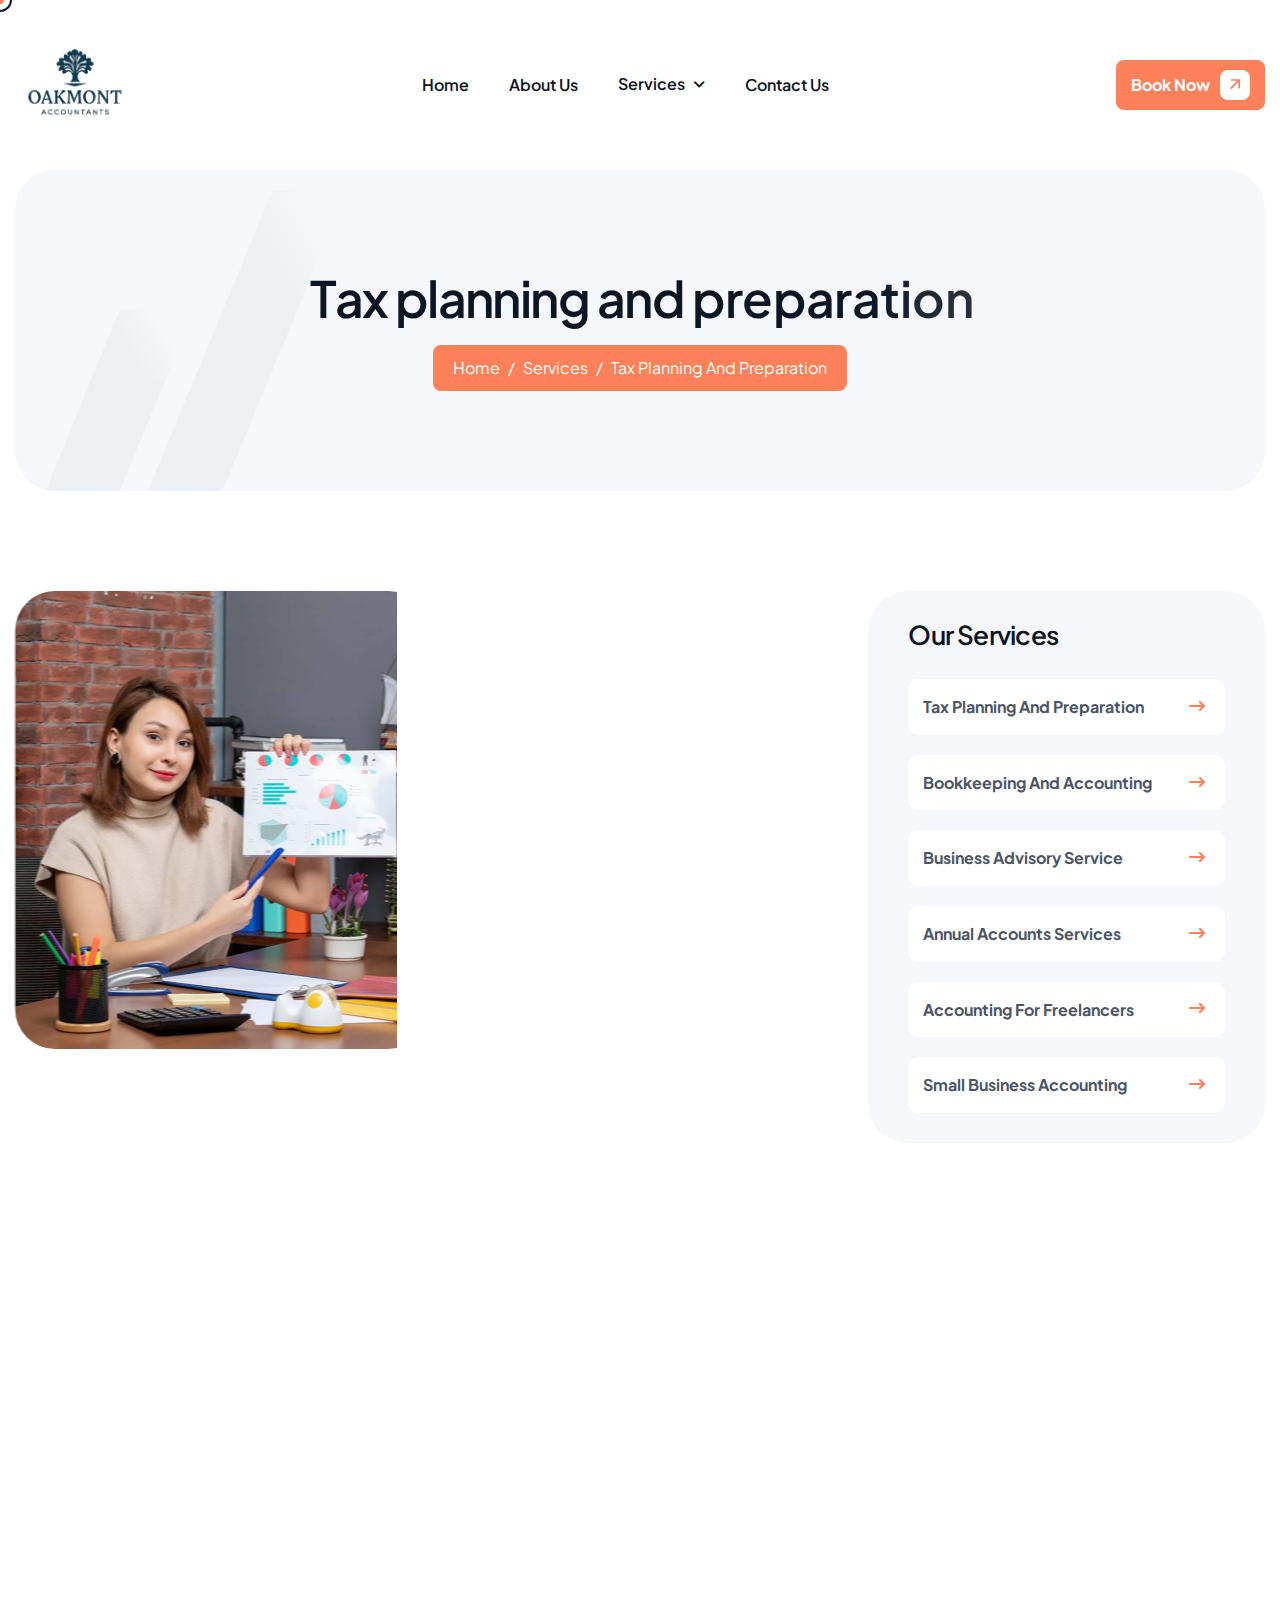
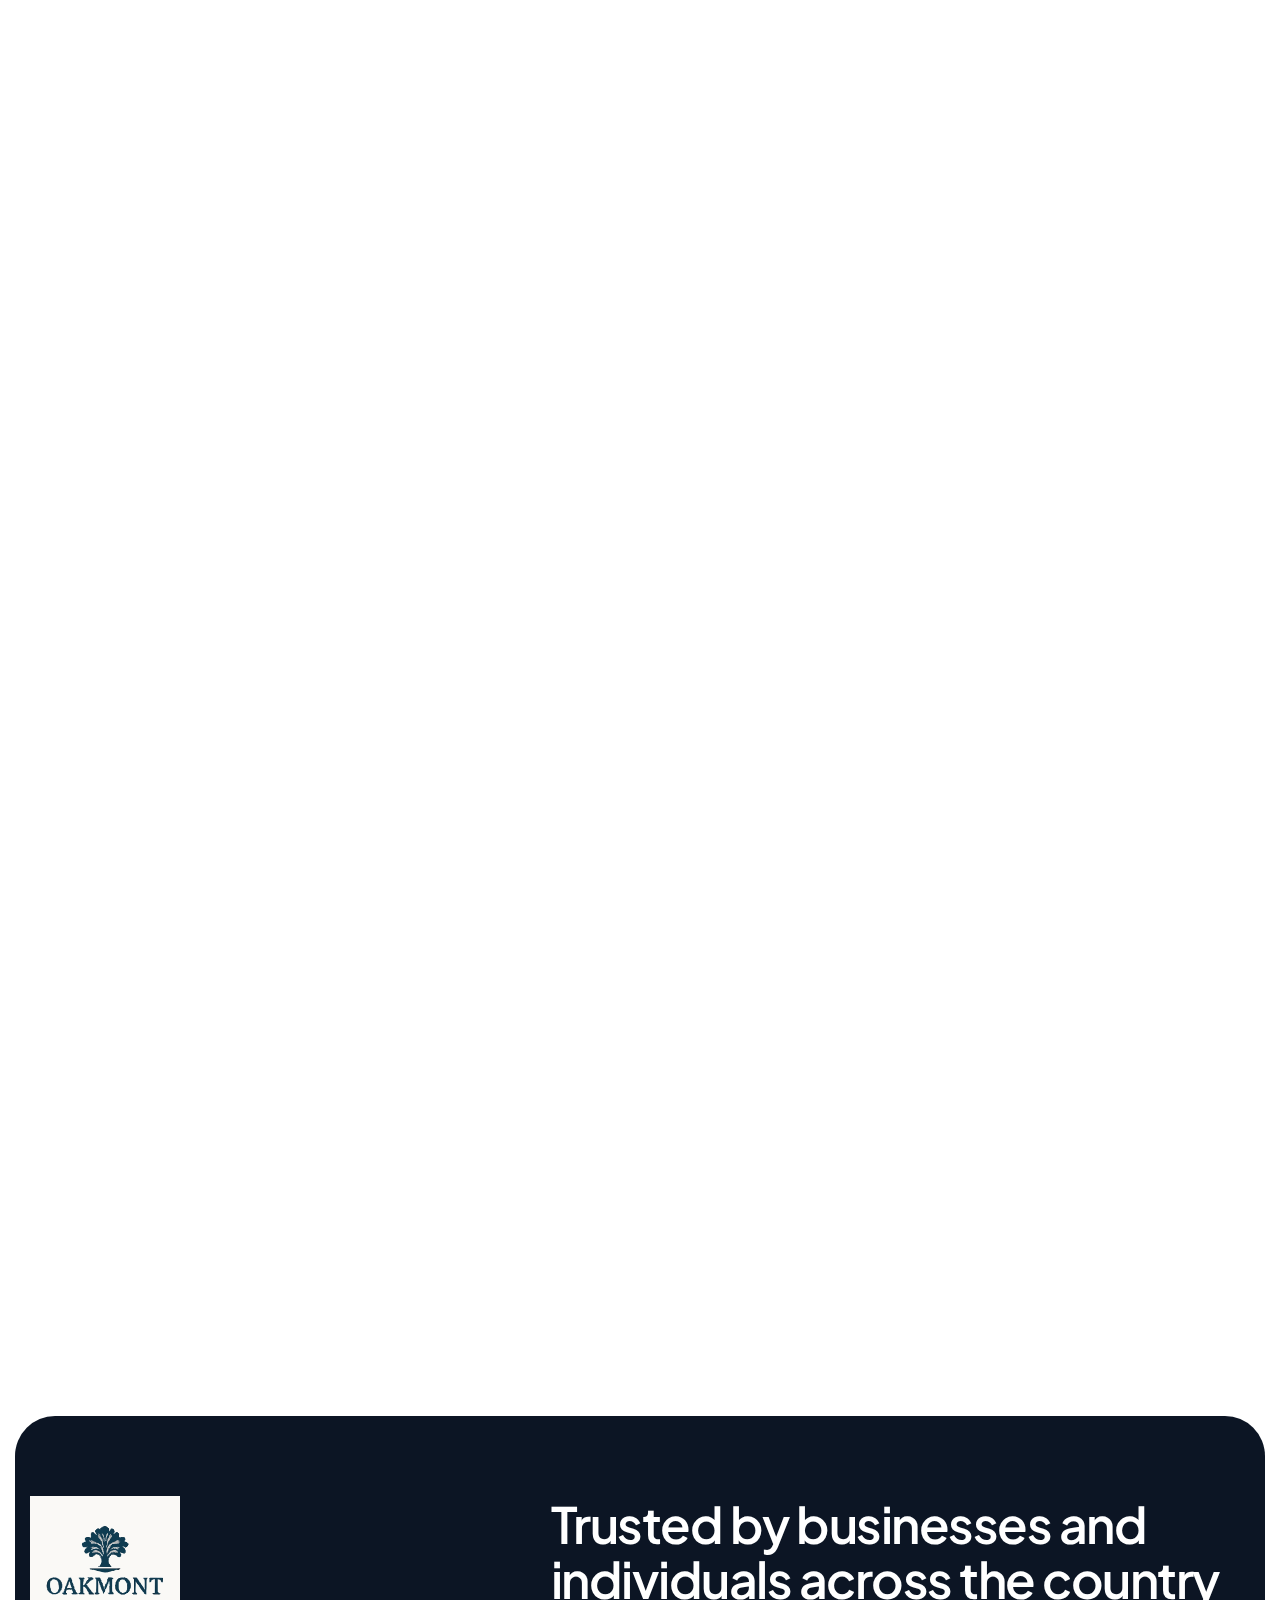
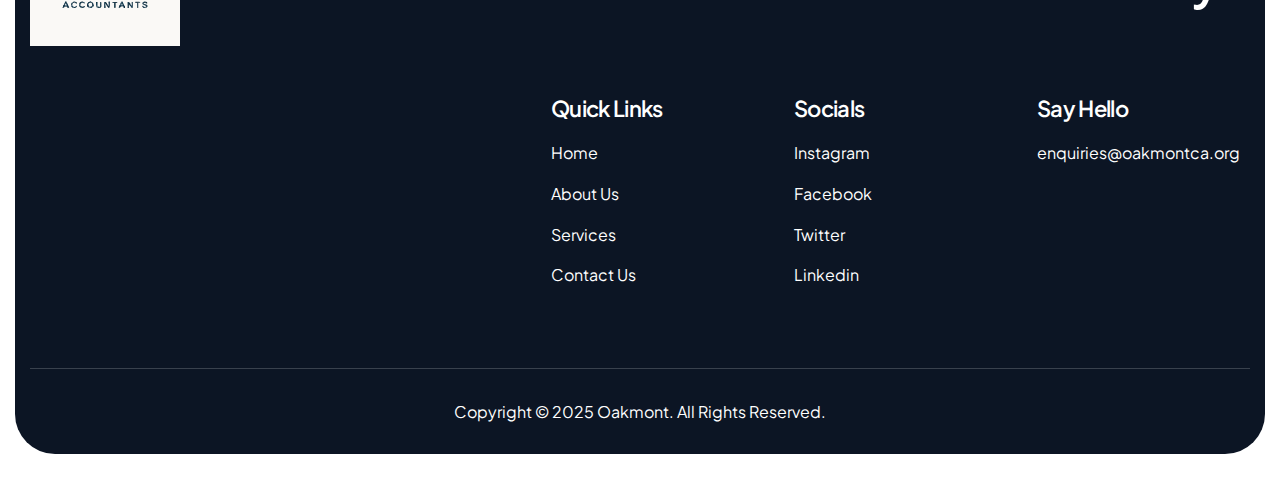
<file: service-single.html>
<!DOCTYPE html>
<html lang="zxx">
  <head>
    <!-- Meta -->
    <meta charset="utf-8" />
    <meta http-equiv="X-UA-Compatible" content="IE=edge" />
    <meta name="viewport" content="width=device-width, initial-scale=1.0" />
    <meta name="description" content="" />
    <meta name="keywords" content="" />
    <meta name="author" content="Awaiken" />
    <!-- Page Title -->
    <title>Oakmont - Accounting & Finance</title>
    <!-- Favicon Icon -->
    <link rel="shortcut icon" type="image/x-icon" href="images/favicon.ico" />
    <!-- Google Fonts Css-->
    <link rel="preconnect" href="https://fonts.googleapis.com" />
    <link rel="preconnect" href="https://fonts.gstatic.com" crossorigin />
    <link
      href="https://fonts.googleapis.com/css2?family=Plus+Jakarta+Sans:ital,wght@0,200..800;1,200..800&display=swap"
      rel="stylesheet"
    />
    <!-- Bootstrap Css -->
    <link href="css/bootstrap.min.css" rel="stylesheet" media="screen" />
    <!-- SlickNav Css -->
    <link href="css/slicknav.min.css" rel="stylesheet" />
    <!-- Swiper Css -->
    <link rel="stylesheet" href="css/swiper-bundle.min.css" />
    <!-- Font Awesome Icon Css-->
    <link href="css/all.css" rel="stylesheet" media="screen" />
    <!-- Animated Css -->
    <link href="css/animate.css" rel="stylesheet" />
    <!-- Magnific Popup Core Css File -->
    <link rel="stylesheet" href="css/magnific-popup.css" />
    <!-- Main Custom Css -->
    <link href="css/custom.css" rel="stylesheet" media="screen" />
  </head>
  <body class="tt-magic-cursor">
    <!-- Preloader Start -->
    <div class="preloader">
      <div class="loading-container">
        <div class="loading"></div>
        <div id="loading-icon"><img src="images/loader.svg" alt="" /></div>
      </div>
    </div>
    <!-- Preloader End -->

    <!-- Magic Cursor Start -->
    <div id="magic-cursor">
      <div id="ball">
        <div class="circle"></div>
      </div>
    </div>
    <!-- Magic Cursor End -->

    <!-- Header Start -->
    <header class="main-header">
      <div class="header-sticky">
        <nav class="navbar navbar-expand-lg">
          <div class="container">
            <!-- Logo Start -->
            <a class="navbar-brand" href="index.html">
              <img src="images/oakmontca-logo.png" alt="Logo" />
            </a>
            <!-- Logo End -->

            <!-- Main Menu Start -->
            <div class="collapse navbar-collapse main-menu">
              <div class="nav-menu-wrapper">
                <ul class="navbar-nav mr-auto" id="menu">
                  <li class="nav-item">
                    <a class="nav-link" href="index.html">Home</a>
                  </li>
                  <li class="nav-item">
                    <a class="nav-link" href="about.html">about us</a>
                  </li>
                  <li class="nav-item submenu">
                    <a class="nav-link" href="services.html">services</a>
                    <ul>
                      <li class="nav-item">
                        <a
                          class="nav-link"
                          href="accountancy-and-bookeeping.html"
                          >Accountancy and Bookeeping</a
                        >
                      </li>
                      <li class="nav-item">
                        <a class="nav-link" href="tax.html">Tax</a>
                      </li>
                      <li class="nav-item">
                        <a
                          class="nav-link"
                          href="advisory-and-tax-planning.html"
                          >Advisory and tax planning</a
                        >
                      </li>
                    </ul>
                  </li>
                  
                  <li class="nav-item">
                    <a class="nav-link" href="contact.html">Contact Us</a>
                  </li>
                   
                  <li class="nav-item highlighted-menu">
                    <a class="nav-link" href="pricing.html">Book Now</a>
                  </li>
                </ul>
              </div>
              <!-- Let’s Start Button Start -->
              <div class="header-btn d-inline-flex">
                <a href="pricing.html" class="btn-default">book now</a>
              </div>
              <!-- Let’s Start Button End -->
            </div>
            <!-- Main Menu End -->

            <div class="navbar-toggle"></div>
          </div>
        </nav>
        <div class="responsive-menu"></div>
      </div>
    </header>
    <!-- Header End -->

    <!-- Page Header Start -->
    <div class="page-header light-bg-section">
      <div class="container">
        <div class="row">
          <div class="col-lg-12">
            <!-- Page Header Box Start -->
            <div class="page-header-box">
              <h1 class="text-anime-style-3">Tax planning and preparation</h1>
              <nav class="wow fadeInUp" data-wow-delay="0.25s">
                <ol class="breadcrumb">
                  <li class="breadcrumb-item"><a href="#">home</a></li>
                  <li class="breadcrumb-item"><a href="#">services</a></li>
                  <li class="breadcrumb-item active" aria-current="page">
                    tax planning and preparation
                  </li>
                </ol>
              </nav>
            </div>
            <!-- Page Header Box End -->
          </div>
        </div>
      </div>
    </div>
    <!-- Page Header End -->

    <!-- Single Service Page Start -->
    <div class="page-service-single">
      <div class="container">
        <div class="row">
          <div class="col-lg-8">
            <div class="service-single-content">
              <!-- Service Featured Image Start -->
              <div class="service-featured-image">
                <figure class="image-anime reveal">
                  <img src="images/service-img-1.jpg" alt="" />
                </figure>
              </div>
              <!-- Service Featured Image End -->

              <!-- Service Entry Content Start -->
              <div class="service-entry">
                <h2 class="text-anime-style-3">Tax planning and preparation</h2>
                <p class="wow fadeInUp">
                  Offer practical advice for small business owners on managing
                  their finances, tracking expenses, invoicing, and
                  understanding financial statements. businesses, including
                  deductions, credits, and compliance with tax regulations.
                </p>
                <p class="wow fadeInUp" data-wow-delay="0.25s">
                  Explain the significance of financial reporting for
                  businesses, investors, and stakeholders, covering topics like
                  balance sheets, income statements, and cash flow statements.
                  Write reviews and comparisons of popular accounting software
                  platforms like QuickBooks, Xero, and FreshBooks, highlighting
                  their features, pricing, and suitability for different
                  business needs.
                </p>

                <!-- Service Benefits Start -->
                <div class="service-benefits">
                  <div class="row">
                    <div class="col-md-6">
                      <!-- Service Benefits Item Start -->
                      <div class="service-benefits-item wow fadeInUp">
                        <div class="icon-box">
                          <img
                            src="images/icon-service-benefits-1.svg"
                            alt=""
                          />
                        </div>
                        <div class="service-benefits-content">
                          <h3>client communication</h3>
                          <p>
                            comprehensive guide explaining accounting services
                            entail
                          </p>
                        </div>
                      </div>
                      <!-- Service Benefits Item End -->
                    </div>

                    <div class="col-md-6">
                      <!-- Service Benefits Item Start -->
                      <div
                        class="service-benefits-item wow fadeInUp"
                        data-wow-delay="0.25s"
                      >
                        <div class="icon-box">
                          <img
                            src="images/icon-service-benefits-2.svg"
                            alt=""
                          />
                        </div>
                        <div class="service-benefits-content">
                          <h3>expertise you can trust</h3>
                          <p>
                            including tax preparation, financial analysis,
                            auditing.
                          </p>
                        </div>
                      </div>
                      <!-- Service Benefits Item End -->
                    </div>

                    <div class="col-md-6">
                      <!-- Service Benefits Item Start -->
                      <div
                        class="service-benefits-item wow fadeInUp"
                        data-wow-delay="0.5s"
                      >
                        <div class="icon-box">
                          <img
                            src="images/icon-service-benefits-3.svg"
                            alt=""
                          />
                        </div>
                        <div class="service-benefits-content">
                          <h3>client satisfaction</h3>
                          <p>
                            Discuss the advantages of accounting to specialized.
                          </p>
                        </div>
                      </div>
                      <!-- Service Benefits Item End -->
                    </div>

                    <div class="col-md-6">
                      <!-- Service Benefits Item Start -->
                      <div
                        class="service-benefits-item wow fadeInUp"
                        data-wow-delay="0.75s"
                      >
                        <div class="icon-box">
                          <img
                            src="images/icon-service-benefits-4.svg"
                            alt=""
                          />
                        </div>
                        <div class="service-benefits-content">
                          <h3>budget friendly</h3>
                          <p>
                            such as cost savings, expertise, and improved
                            accuracy.
                          </p>
                        </div>
                      </div>
                      <!-- Service Benefits Item End -->
                    </div>
                  </div>
                </div>
                <!-- Service Benefits End -->

                <p class="wow fadeInUp">
                  Discuss common types of financial fraud, such as embezzlement
                  and falsifying financial records, forensic accounting, and
                  discuss job prospects and growth opportunities in the field.
                  and provide tips for preventing and detecting fraudulent
                  activities. Create checklists and templates for businesses to
                  assess their financial health, covering areas like liquidity,
                  profitability, and solvency.
                </p>
                <h3 class="text-anime-style-3">3 Simple steps to process</h3>
                <p class="wow fadeInUp" data-wow-delay="0.25s">
                  Offer guidance on creating budgets and forecasts to help
                  businesses plan and manage their finances effectively,
                  including methods like zero-based budgeting and rolling
                  forecasts. their importance in allocating the cost of assets
                  over time.
                </p>
                <p class="wow fadeInUp" data-wow-delay="0.5s">
                  Provide insights into the unique accounting principles and
                  regulations Explore ethical dilemmas faced by accountants and
                  financial professionals governing nonprofit organizations,
                  including fund accounting and compliance with IRS
                  requirements.
                </p>

                <!-- Service Step Start -->
                <div class="services-step">
                  <div class="row">
                    <div class="col-md-4">
                      <!-- Services Step Box Start -->
                      <div
                        class="services-step-box wow fadeInUp"
                        data-wow-delay="0.25s"
                      >
                        <div class="icon-box">
                          <img src="images/icon-service-step-1.svg" alt="" />
                        </div>
                        <div class="services-step-content">
                          <h3>you need</h3>
                          <p>
                            case studies or testimonial satisfied clients and
                            value.
                          </p>
                        </div>
                      </div>
                      <!-- Services Step Box End -->
                    </div>

                    <div class="col-md-4">
                      <!-- Services Step Box Start -->
                      <div
                        class="services-step-box wow fadeInUp"
                        data-wow-delay="0.5s"
                      >
                        <div class="icon-box">
                          <img src="images/icon-service-step-1.svg" alt="" />
                        </div>
                        <div class="services-step-content">
                          <h3>research</h3>
                          <p>
                            accounting services in helping businesses financial
                            goals.
                          </p>
                        </div>
                      </div>
                      <!-- Services Step Box End -->
                    </div>

                    <div class="col-md-4">
                      <!-- Services Step Box Start -->
                      <div
                        class="services-step-box wow fadeInUp"
                        data-wow-delay="0.75s"
                      >
                        <div class="icon-box">
                          <img src="images/icon-service-step-1.svg" alt="" />
                        </div>
                        <div class="services-step-content">
                          <h3>confirm</h3>
                          <p>
                            Certified Public Accountants (CPAs) for and pass
                            exam.
                          </p>
                        </div>
                      </div>
                      <!-- Services Step Box End -->
                    </div>
                  </div>
                </div>
                <!-- Service Step End -->

                <p class="wow fadeInUp" data-wow-delay="0.25s">
                  Create checklists and templates for businesses to assess their
                  financial health, covering areas like liquidity,
                  profitability, and solvency. emphasizing the importance of
                  integrity, objectivity, and confidentiality in the profession.
                </p>

                <!-- Customer Benefits Start -->
                <div class="customer-Benefit">
                  <div class="row align-items-center">
                    <div class="col-md-6">
                      <!-- Customer Benefits Image Start -->
                      <div class="customer-benefit-image">
                        <figure class="image-anime reveal">
                          <img src="images/customer-benefit-img.jpg" alt="" />
                        </figure>
                      </div>
                      <!-- Customer Benefits Image End -->
                    </div>
                    <div class="col-md-6">
                      <!-- Customer Benefits Content Start -->
                      <div
                        class="customer-Benefit-content wow fadeInUp"
                        data-wow-delay="0.5s"
                      >
                        <h3>customer benefits</h3>
                        <p>
                          Simplify the concepts of depreciation and amortization
                          for non-accountants, templates for businesses
                          explaining their.
                        </p>
                        <ul>
                          <li>importance in allocating the cost time.</li>
                          <li>suitability for different business needs.</li>
                          <li>understanding financial statements.</li>
                        </ul>
                      </div>
                      <!-- Customer Benefits Content End -->
                    </div>
                  </div>
                </div>
                <!-- Customer Benefits End -->
              </div>
              <!-- Service Entry Content End -->
            </div>
          </div>

          <div class="col-lg-4">
            <!-- Service Sidebar Start -->
            <div class="service-sidebar">
              <!-- Service Catagery List Start -->
              <div class="service-catagery-list wow fadeInUp">
                <h3>our services</h3>
                <ul>
                  <li><a href="#">tax planning and preparation</a></li>
                  <li><a href="#">bookkeeping and accounting</a></li>
                  <li><a href="#">business advisory service</a></li>
                  <li><a href="#">annual accounts services</a></li>
                  <li><a href="#">accounting for freelancers</a></li>
                  <li><a href="#">small business accounting</a></li>
                </ul>
              </div>
              <!-- Service Catagery List End -->

              <!-- Sidebar Cta Box Start -->
              <div class="sidebar-cta-box wow fadeInUp" data-wow-delay="0.5s">
                <!-- Sidebar Cta Image Start -->
                <div class="sidebar-cta-image">
                  <figure class="image-anime">
                    <img src="images/service-cta-bg.jpg" alt="" />
                  </figure>
                </div>
                <!-- Sidebar Cta Image End -->

                <!-- Sidebar Cta Content Start -->
                <div class="sidebar-cta-content">
                  <h3>Need Help? We Are Here To Help You</h3>
                  <a href="#" class="btn-default btn-highlighted">contact us</a>
                </div>
                <!-- Sidebar Cta Content End -->
              </div>
              <!-- Sidebar Cta Box End -->
            </div>
            <!-- Service Sidebar End -->
          </div>
        </div>
      </div>
    </div>
    <!-- Single Service Page End -->

    <!-- Footer Start -->
    <footer class="main-footer">
      <div class="container">
        <div class="row">
          <div class="col-lg-12">
            <!-- Footer About Start -->
            <div class="footer-about">
              <div class="row">
                <div class="col-lg-5">
                  <!-- Footer Logo Start -->
                  <div class="footer-logo">
                    <img src="images/footer-logo.svg" alt="" />
                  </div>
                  <!-- Footer Logo End -->
                </div>

                <div class="col-lg-7">
                  <!-- Footer Title Start -->
                  <div class="footer-title">
                    <h2>
                      Trusted by businesses and individuals across the country
                    </h2>
                  </div>
                  <!-- Footer Title End -->
                </div>
              </div>
            </div>
            <!-- Footer End Start -->

            <!-- Footer Body Start -->
            <div class="footer-body">
              <div class="row">
                <div class="col-lg-5"></div>

                <div class="col-lg-7">
                  <div class="row">
                    <div class="col-md-4 col-6">
                      <!-- Footer Links Start -->
                      <div class="footer-links">
                        <h2>quick links</h2>
                        <ul>
                          <li><a href="index.html">Home</a></li>
                          <li><a href="about.html">About Us</a></li>
                          <li><a href="services.html">Services</a></li>
                          <li><a href="contact.html">Contact Us</a></li>
                        </ul>
                      </div>
                      <!-- Footer Links End -->
                    </div>

                    <div class="col-md-4 col-6">
                      <!-- Footer Links Start -->
                      <div class="footer-links">
                        <h2>Socials</h2>
                        <ul>
                          <li><a href="#">instagram</a></li>
                          <li><a href="#">facebook</a></li>
                          <li><a href="#">twitter</a></li>
                          <li><a href="#">linkedin</a></li>
                        </ul>
                      </div>
                      <!-- Footer Links End -->
                    </div>

                    <div class="col-md-4">
                      <!-- Footer Contact Start -->
                      <div class="footer-contact">
                        <h2>say hello</h2>
                        <ul>
                          <li><a href="#">enquiries@oakmontca.org</a></li>
                          
                        </ul>
                      </div>
                      <!-- Footer Contact End -->
                    </div>
                  </div>
                </div>
              </div>
            </div>
            <!-- Footer Body End -->

            <!-- Copyright Footer Start -->
            <div class="footer-copyright">
              <div class="row align-items-center">
                <div class="col-lg-12">
                  <!-- Footer Copyright Content Start -->
                  <div class="footer-copyright-text">
                    <p>copyright © 2025 Oakmont. all rights reserved.</p>
                  </div>
                  <!-- Footer Copyright Content End -->
                </div>
              </div>
            </div>
            <!-- Copyright Footer End -->
          </div>
        </div>
      </div>
    </footer>
    <!-- Footer End -->

    <!-- Jquery Library File -->
    <script src="js/jquery-3.7.1.min.js"></script>
    <!-- Bootstrap js file -->
    <script src="js/bootstrap.min.js"></script>
    <!-- Validator js file -->
    <script src="js/validator.min.js"></script>
    <!-- SlickNav js file -->
    <script src="js/jquery.slicknav.js"></script>
    <!-- Swiper js file -->
    <script src="js/swiper-bundle.min.js"></script>
    <!-- Counter js file -->
    <script src="js/jquery.waypoints.min.js"></script>
    <script src="js/jquery.counterup.min.js"></script>
    <!-- Magnific js file -->
    <script src="js/jquery.magnific-popup.min.js"></script>
    <!-- SmoothScroll -->
    <script src="js/SmoothScroll.js"></script>
    <!-- MagicCursor js file -->
    <script src="js/gsap.min.js"></script>
    <script src="js/magiccursor.js"></script>
    <!-- Text Effect js file -->
    <script src="js/SplitText.js"></script>
    <script src="js/ScrollTrigger.min.js"></script>
    <!-- Wow js file -->
    <script src="js/wow.js"></script>
    <!-- Main Custom js file -->
    <script src="js/function.js"></script>
  </body>
</html>
</file>
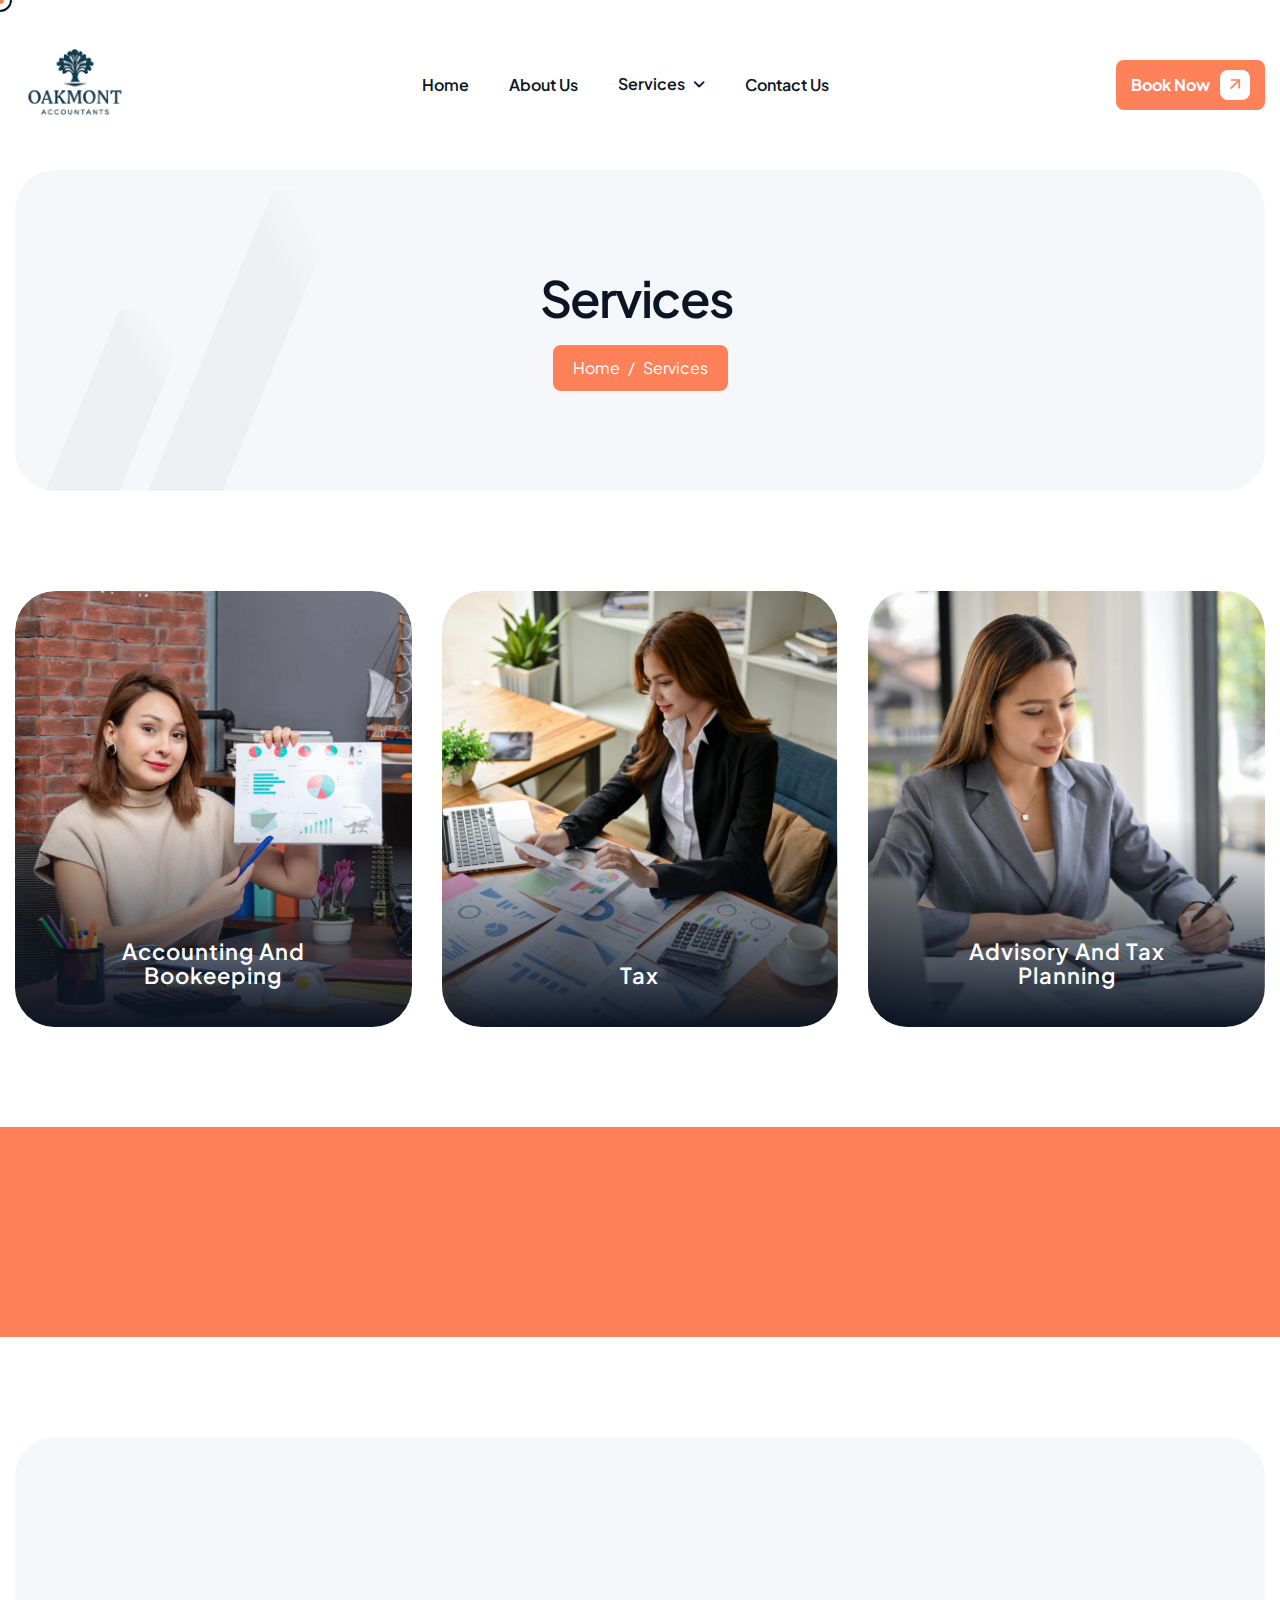
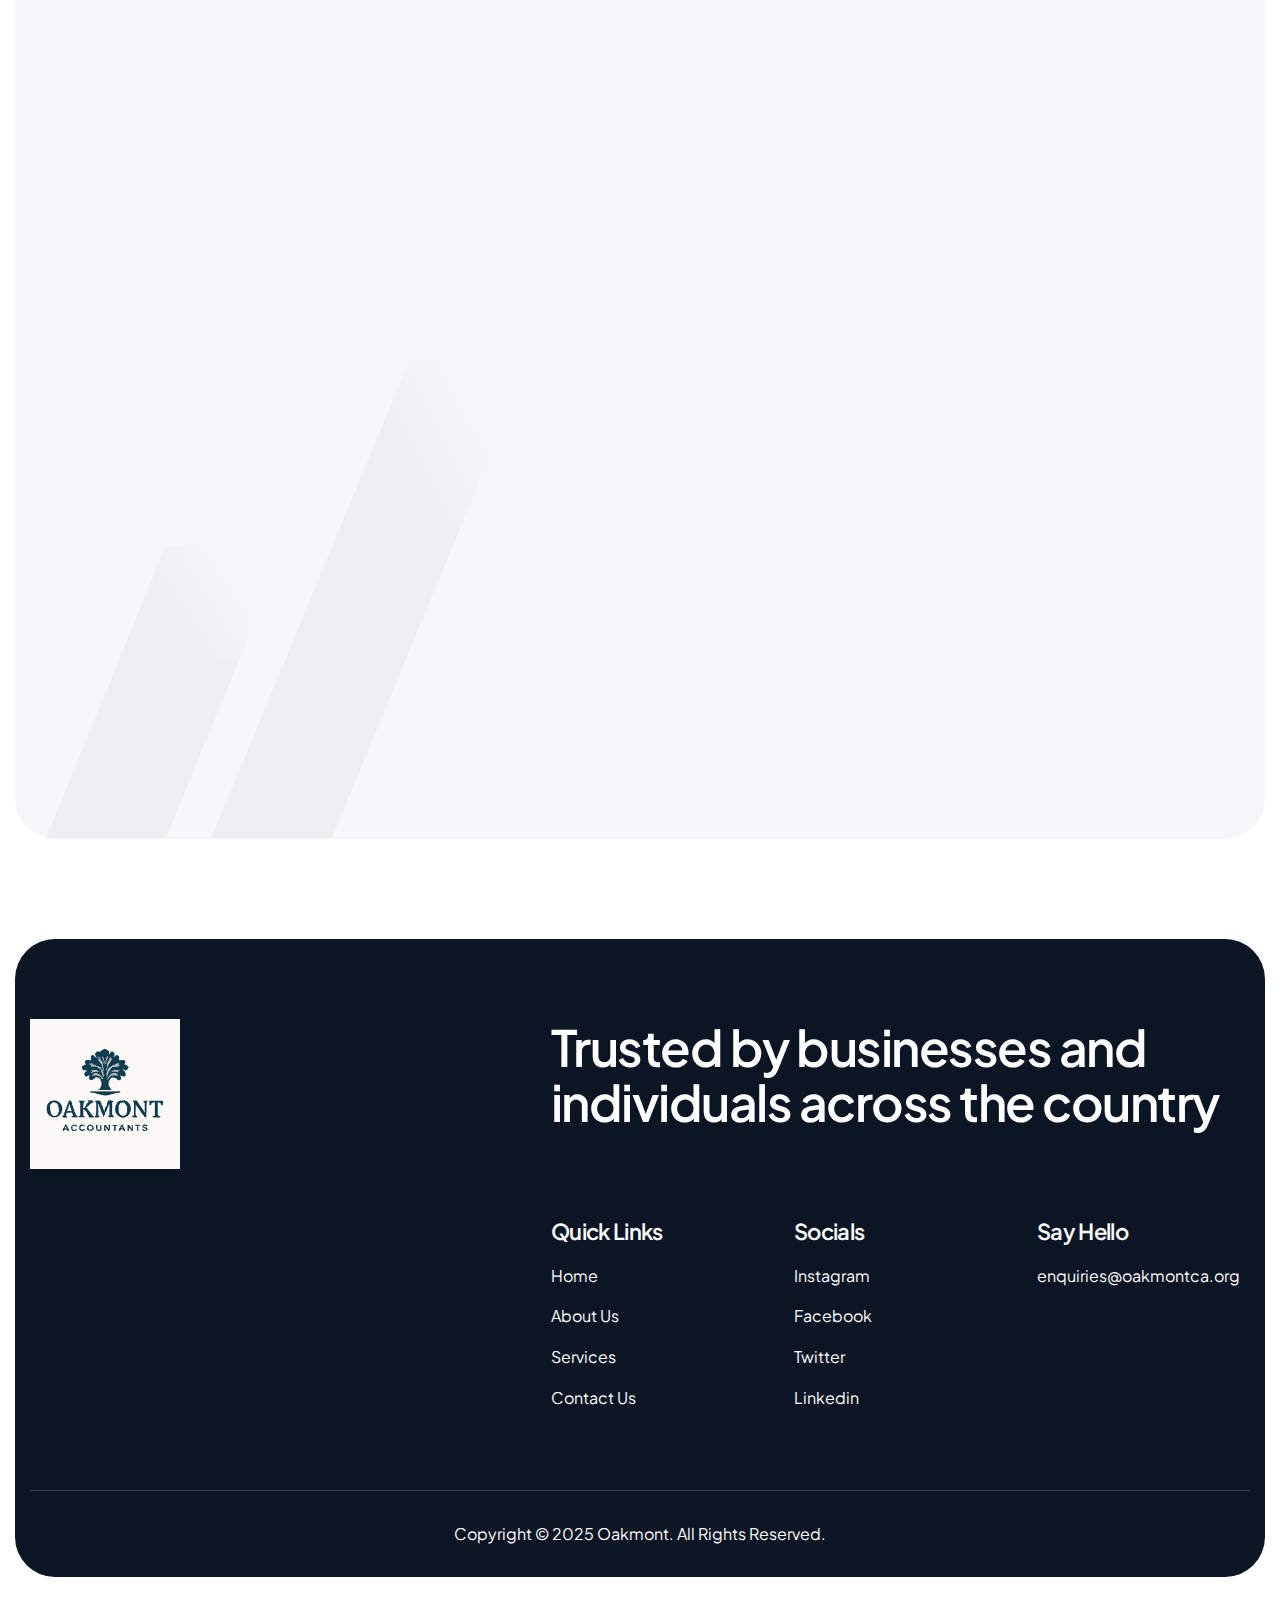
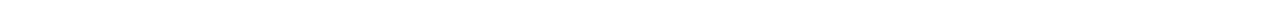
<file: services.html>
<!DOCTYPE html>
<html lang="zxx">
  <head>
    <!-- Meta -->
    <meta charset="utf-8" />
    <meta http-equiv="X-UA-Compatible" content="IE=edge" />
    <meta name="viewport" content="width=device-width, initial-scale=1.0" />
    <meta name="description" content="" />
    <meta name="keywords" content="" />
    <meta name="author" content="Awaiken" />
    <!-- Page Title -->
    <title>Oakmont - Accounting & Finance</title>
    <!-- Favicon Icon -->
    <link rel="shortcut icon" type="image/x-icon" href="images/favicon.ico" />
    <!-- Google Fonts Css-->
    <link rel="preconnect" href="https://fonts.googleapis.com" />
    <link rel="preconnect" href="https://fonts.gstatic.com" crossorigin />
    <link
      href="https://fonts.googleapis.com/css2?family=Plus+Jakarta+Sans:ital,wght@0,200..800;1,200..800&display=swap"
      rel="stylesheet"
    />
    <!-- Bootstrap Css -->
    <link href="css/bootstrap.min.css" rel="stylesheet" media="screen" />
    <!-- SlickNav Css -->
    <link href="css/slicknav.min.css" rel="stylesheet" />
    <!-- Swiper Css -->
    <link rel="stylesheet" href="css/swiper-bundle.min.css" />
    <!-- Font Awesome Icon Css-->
    <link href="css/all.css" rel="stylesheet" media="screen" />
    <!-- Animated Css -->
    <link href="css/animate.css" rel="stylesheet" />
    <!-- Magnific Popup Core Css File -->
    <link rel="stylesheet" href="css/magnific-popup.css" />
    <!-- Main Custom Css -->
    <link href="css/custom.css" rel="stylesheet" media="screen" />
  </head>
  <body class="tt-magic-cursor">
    <!-- Preloader Start -->
    <div class="preloader">
      <div class="loading-container">
        <div class="loading"></div>
        <div id="loading-icon"><img src="images/loader.svg" alt="" /></div>
      </div>
    </div>
    <!-- Preloader End -->

    <!-- Magic Cursor Start -->
    <div id="magic-cursor">
      <div id="ball">
        <div class="circle"></div>
      </div>
    </div>
    <!-- Magic Cursor End -->

    <!-- Header Start -->
    <header class="main-header">
      <div class="header-sticky">
        <nav class="navbar navbar-expand-lg">
          <div class="container">
            <!-- Logo Start -->
            <a class="navbar-brand" href="index.html">
              <img src="images/oakmontca-logo.png" alt="Logo" />
            </a>
            <!-- Logo End -->

            <!-- Main Menu Start -->
            <div class="collapse navbar-collapse main-menu">
              <div class="nav-menu-wrapper">
                <ul class="navbar-nav mr-auto" id="menu">
                  <li class="nav-item">
                    <a class="nav-link" href="index.html">Home</a>
                  </li>
                  <li class="nav-item">
                    <a class="nav-link" href="about.html">about us</a>
                  </li>
                  <li class="nav-item submenu">
                    <a class="nav-link" href="services.html">services</a>
                    <ul>
                      <li class="nav-item">
                        <a
                          class="nav-link"
                          href="accountancy-and-bookeeping.html"
                          >Accountancy and Bookeeping</a
                        >
                      </li>
                      <li class="nav-item">
                        <a class="nav-link" href="tax.html">Tax</a>
                      </li>
                      <li class="nav-item">
                        <a
                          class="nav-link"
                          href="advisory-and-tax-planning.html"
                          >Advisory and tax planning</a
                        >
                      </li>
                    </ul>
                  </li>
                  
                  <li class="nav-item">
                    <a class="nav-link" href="contact.html">Contact Us</a>
                  </li>
                   
                  <li class="nav-item highlighted-menu">
                    <a class="nav-link" href="pricing.html">Book Now</a>
                  </li>
                </ul>
              </div>
              <!-- Let’s Start Button Start -->
              <div class="header-btn d-inline-flex">
                <a href="pricing.html" class="btn-default">book now</a>
              </div>
              <!-- Let’s Start Button End -->
            </div>
            <!-- Main Menu End -->

            <div class="navbar-toggle"></div>
          </div>
        </nav>
        <div class="responsive-menu"></div>
      </div>
    </header>
    <!-- Header End -->

    <!-- Page Header Start -->
    <div class="page-header light-bg-section">
      <div class="container">
        <div class="row">
          <div class="col-lg-12">
            <!-- Page Header Box Start -->
            <div class="page-header-box">
              <h1 class="text-anime-style-3">Services</h1>
              <nav class="wow fadeInUp" data-wow-delay="0.25s">
                <ol class="breadcrumb">
                  <li class="breadcrumb-item"><a href="#">home</a></li>
                  <li class="breadcrumb-item active" aria-current="page">
                    services
                  </li>
                </ol>
              </nav>
            </div>
            <!-- Page Header Box End -->
          </div>
        </div>
      </div>
    </div>
    <!-- Page Header End -->

    <!-- Page Services Section Start -->
    <div class="page-services">
      <div class="container">
        <div class="row">
          <div class="col-md-4">
            <!-- Service Item Start -->
            <div class="service-item wow fadeInUp" data-wow-delay="0.25s">
              <div class="service-image">
                <figure class="image-anime">
                  <a href="tax.html"
                    ><img src="images/service-img-1.jpg" alt=""
                  /></a>
                </figure>
              </div>
              <div class="service-content">
                <h3 class="ls-1">Accounting and Bookeeping</h3>
                <div class="service-readmore-btn">
                  <a href="accountancy-and-bookeeping.html" class="btn-default"
                    >read more</a
                  >
                </div>
              </div>
            </div>
            <!-- Service Item End -->
          </div>

          <div class="col-md-4">
            <!-- Service Item Start -->
            <div class="service-item wow fadeInUp" data-wow-delay="0.5s">
              <div class="service-image">
                <figure class="image-anime">
                  <a href="#"><img src="images/service-img-2.jpg" alt="" /></a>
                </figure>
              </div>
              <div class="service-content">
                <h3 class="ls-1">Tax</h3>
                <div class="service-readmore-btn">
                  <a href="tax.html" class="btn-default">read more</a>
                </div>
              </div>
            </div>
            <!-- Service Item End -->
          </div>

          <div class="col-md-4">
            <!-- Service Item Start -->
            <div class="service-item wow fadeInUp" data-wow-delay="0.75s">
              <div class="service-image">
                <figure class="image-anime">
                  <a href="#"><img src="images/service-img-3.jpg" alt="" /></a>
                </figure>
              </div>
              <div class="service-content">
                <h3 class="ls-1">Advisory and tax planning</h3>
                <div class="service-readmore-btn">
                  <a href="advisory-and-tax-planning.html" class="btn-default"
                    >read more</a
                  >
                </div>
              </div>
            </div>
            <!-- Service Item End -->
          </div>
        </div>
      </div>
    </div>
    <!-- Page Services Section End -->

    <!-- Cta Box Section Start -->
    <div class="cta-box service-cta">
      <div class="container">
        <div class="row align-items-center">
          <div class="col-lg-8">
            <!-- Section Title Start -->
            <div class="section-title">
              <h2 class="text-anime-style-3">
                Looking for a premium accounting for your business?
              </h2>
            </div>
            <!-- Section Title End -->
          </div>

          <div class="col-lg-4">
            <!-- Section Btn Start -->
            <div class="section-btn wow fadeInUp" data-wow-delay="0.25s">
              <a
                href="contact.html"
                class="btn-default btn-highlighted btn-large"
                >get started</a
              >
            </div>
            <!-- Section Btn End -->
          </div>
        </div>
      </div>
    </div>
    <!-- Cta Box Section End -->

    <!-- Why Choose Us Section Start -->
    <div class="why-choose-us light-bg-section pb">
      <div class="container">
        <div class="row section-row align-items-center">
          <div class="col-lg-6">
            <!-- Section Title Start -->
            <div class="section-title">
              <h3 class="wow fadeInUp">why choose us</h3>
              <h2 class="text-anime-style-3">
                The work process of accounting solutions
              </h2>
            </div>
            <!-- Section Title End -->
          </div>

          <div class="col-lg-6">
            <!-- Section Title Content Start -->
            <div
              class="section-title-content wow fadeInUp"
              data-wow-delay="0.25s"
            >
              <p>
                With over 12 years of experience in accounting and financial management, we bring trusted expertise and proven results to every client we serve. Our commitment goes beyond numbers—we provide personalized solutions, reliable advice, and dedicated support to help you stay compliant, efficient, and financially strong. Choosing us means choosing accuracy, transparency, and a partner who truly understands your business. 
              </p>
            </div>
            <!-- Section Title Content End -->
          </div>
        </div>

        <div class="row">
          <div class="col-lg-4">
            <!-- Why Choose Item Start -->
            <div class="why-choose-item wow fadeInUp" data-wow-delay="0.25s">
              <div class="icon-box">
                <img src="images/icon-why-choose-4.svg" alt="" />
              </div>
              <div class="why-choose-body">
                <h3>Client focused</h3>
                <p>
                  We put our clients at the heart of everything we do. By taking
                  the time to understand your unique goals and challenges, we
                  deliver tailored accounting solutions that go beyond the
                  numbers. Our team is always accessible, proactive, and
                  committed to building long-term relationships based on trust,
                  clarity, and results.
                </p>
              </div>
            </div>
            <!-- Why Choose Item End -->
          </div>

          <div class="col-lg-4">
            <!-- Why Choose Item Start -->
            <div class="why-choose-item wow fadeInUp" data-wow-delay="0.5s">
              <div class="icon-box">
                <img src="images/icon-why-choose-5.svg" alt="" />
              </div>
              <div class="why-choose-body">
                <h3>Industry specialists</h3>
                <p>
                  We recognise that every client, whether an individual or a
                  business, has unique financial needs. From managing personal
                  tax affairs, such as self-assessment returns, capital gains,
                  and inheritance planning, to supporting businesses with
                  sector-specific challenges like payroll, VAT compliance, or
                  tax-efficient structuring, we provide tailored solutions that
                  fit your circumstances. Our expertise across industries and
                  personal finance ensures you receive accurate, practical
                  advice to stay compliant and achieve your goals with
                  confidence.
                </p>
              </div>
            </div>
            <!-- Why Choose Item End -->
          </div>

          <div class="col-lg-4">
            <!-- Why Choose Item Start -->
            <div class="why-choose-item wow fadeInUp" data-wow-delay="0.75s">
              <div class="icon-box">
                <img src="images/icon-why-choose-6.svg" alt="" />
              </div>
              <div class="why-choose-body">
                <h3>Personalised support</h3>
                <p>
                  No two clients are the same, which is why we never take a
                  one-size-fits-all approach. Whether you’re managing personal
                  tax affairs, running a family business, or overseeing a
                  growing company, we take the time to understand your specific
                  needs. Our dedicated team provides clear, tailored advice and
                  ongoing support, giving you peace of mind that your finances
                  are in expert hands.
                </p>
              </div>
            </div>
            <!-- Why Choose Item End -->
          </div>
        </div>
      </div>
    </div>
    <!-- Why Choose Us Section End -->

    <!-- Footer Start -->
    <footer class="main-footer">
      <div class="container">
        <div class="row">
          <div class="col-lg-12">
            <!-- Footer About Start -->
            <div class="footer-about">
              <div class="row">
                <div class="col-lg-5">
                  <!-- Footer Logo Start -->
                  <div class="footer-logo">
                    <img src="images/footer-logo.svg" alt="" />
                  </div>
                  <!-- Footer Logo End -->
                </div>

                <div class="col-lg-7">
                  <!-- Footer Title Start -->
                  <div class="footer-title">
                    <h2>
                      Trusted by businesses and individuals across the country
                    </h2>
                  </div>
                  <!-- Footer Title End -->
                </div>
              </div>
            </div>
            <!-- Footer End Start -->

            <!-- Footer Body Start -->
            <div class="footer-body">
              <div class="row">
                <div class="col-lg-5"></div>

                <div class="col-lg-7">
                  <div class="row">
                    <div class="col-md-4 col-6">
                      <!-- Footer Links Start -->
                      <div class="footer-links">
                        <h2>quick links</h2>
                        <ul>
                          <li><a href="index.html">Home</a></li>
                          <li><a href="about.html">About Us</a></li>
                          <li><a href="services.html">Services</a></li>
                          <li><a href="contact.html">Contact Us</a></li>
                        </ul>
                      </div>
                      <!-- Footer Links End -->
                    </div>

                    <div class="col-md-4 col-6">
                      <!-- Footer Links Start -->
                      <div class="footer-links">
                        <h2>Socials</h2>
                        <ul>
                          <li><a href="#">instagram</a></li>
                          <li><a href="#">facebook</a></li>
                          <li><a href="#">twitter</a></li>
                          <li><a href="#">linkedin</a></li>
                        </ul>
                      </div>
                      <!-- Footer Links End -->
                    </div>

                    <div class="col-md-4">
                      <!-- Footer Contact Start -->
                      <div class="footer-contact">
                        <h2>say hello</h2>
                        <ul>
                          <li><a href="#">enquiries@oakmontca.org</a></li>
                          
                        </ul>
                      </div>
                      <!-- Footer Contact End -->
                    </div>
                  </div>
                </div>
              </div>
            </div>
            <!-- Footer Body End -->

            <!-- Copyright Footer Start -->
            <div class="footer-copyright">
              <div class="row align-items-center">
                <div class="col-lg-12">
                  <!-- Footer Copyright Content Start -->
                  <div class="footer-copyright-text">
                    <p>copyright © 2025 Oakmont. all rights reserved.</p>
                  </div>
                  <!-- Footer Copyright Content End -->
                </div>
              </div>
            </div>
            <!-- Copyright Footer End -->
          </div>
        </div>
      </div>
    </footer>
    <!-- Footer End -->

    <!-- Jquery Library File -->
    <script src="js/jquery-3.7.1.min.js"></script>
    <!-- Bootstrap js file -->
    <script src="js/bootstrap.min.js"></script>
    <!-- Validator js file -->
    <script src="js/validator.min.js"></script>
    <!-- SlickNav js file -->
    <script src="js/jquery.slicknav.js"></script>
    <!-- Swiper js file -->
    <script src="js/swiper-bundle.min.js"></script>
    <!-- Counter js file -->
    <script src="js/jquery.waypoints.min.js"></script>
    <script src="js/jquery.counterup.min.js"></script>
    <!-- Magnific js file -->
    <script src="js/jquery.magnific-popup.min.js"></script>
    <!-- SmoothScroll -->
    <script src="js/SmoothScroll.js"></script>
    <!-- MagicCursor js file -->
    <script src="js/gsap.min.js"></script>
    <script src="js/magiccursor.js"></script>
    <!-- Text Effect js file -->
    <script src="js/SplitText.js"></script>
    <script src="js/ScrollTrigger.min.js"></script>
    <!-- Wow js file -->
    <script src="js/wow.js"></script>
    <!-- Main Custom js file -->
    <script src="js/function.js"></script>
  </body>
</html>
</file>
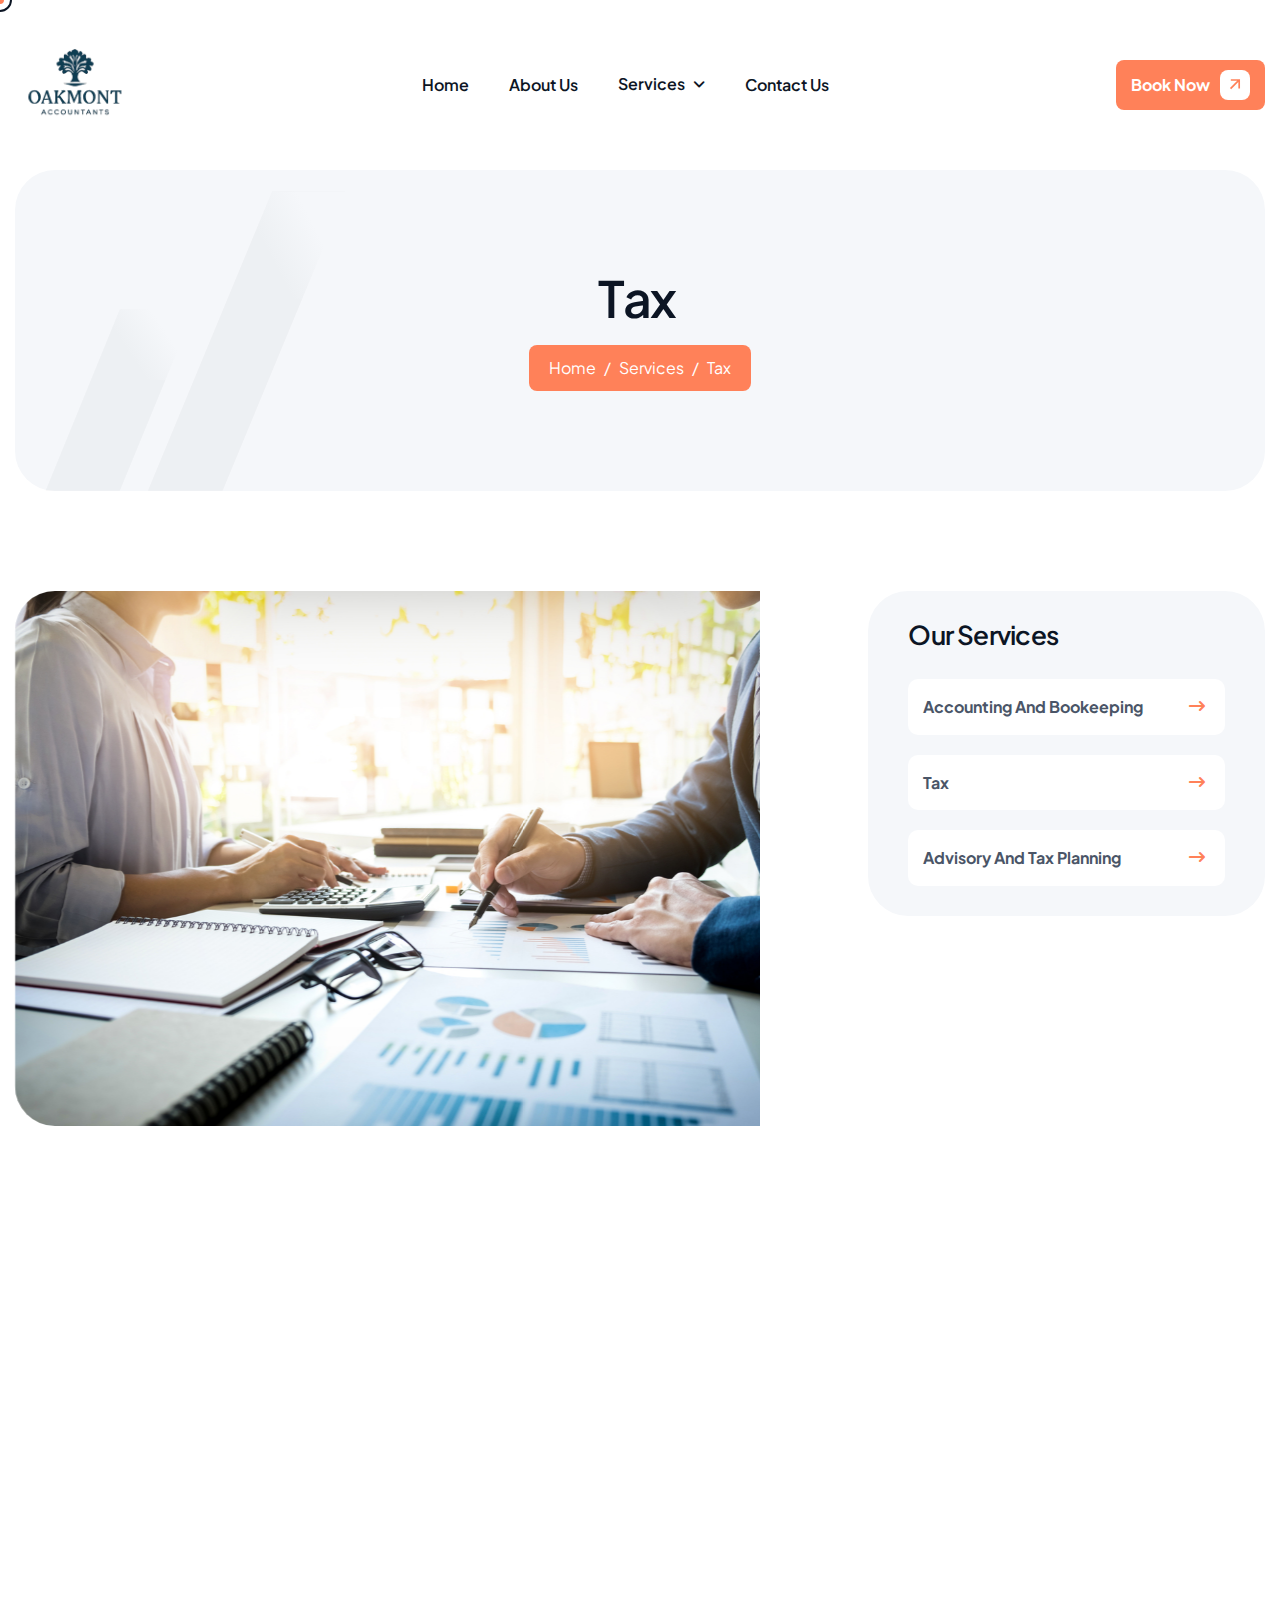
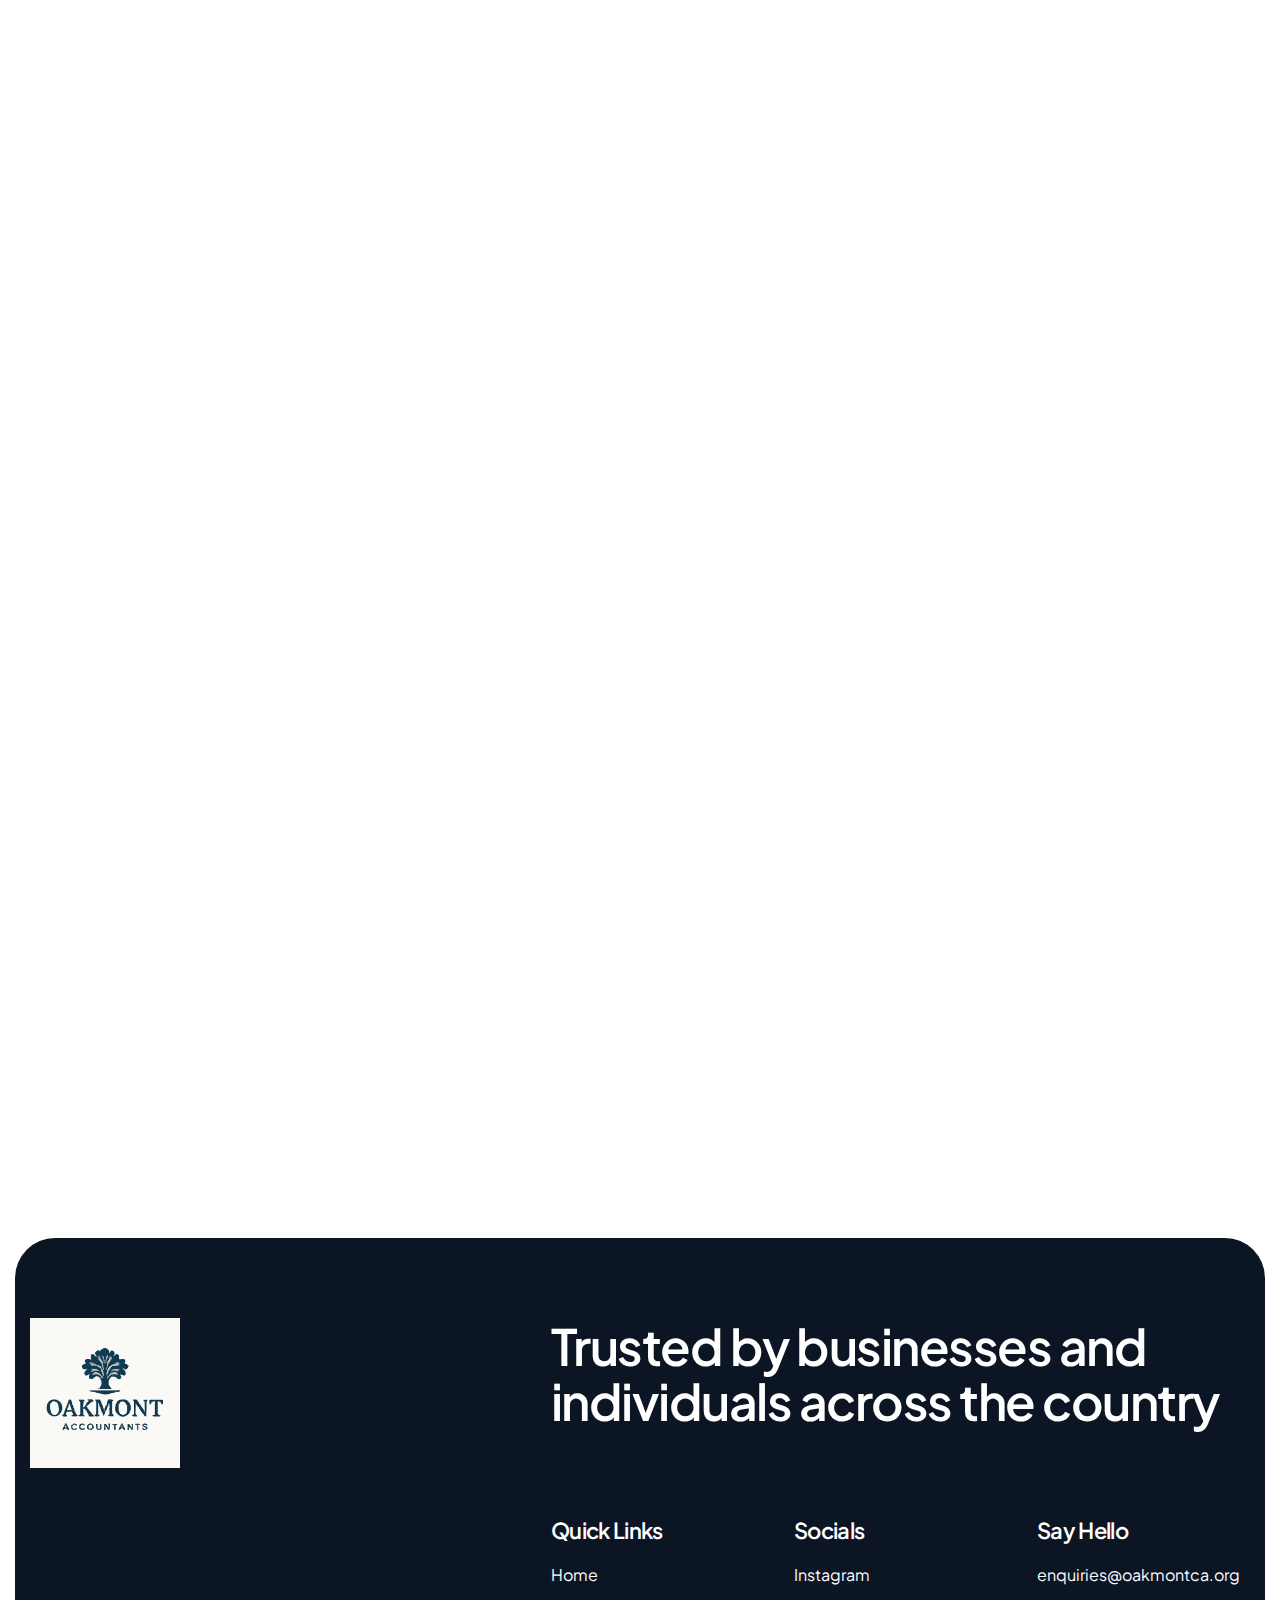
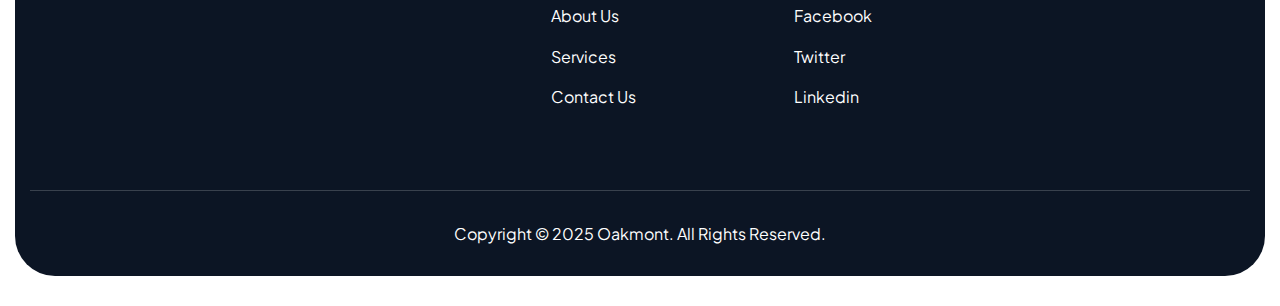
<file: tax.html>
<!DOCTYPE html>
<html lang="zxx">
  <head>
    <!-- Meta -->
    <meta charset="utf-8" />
    <meta http-equiv="X-UA-Compatible" content="IE=edge" />
    <meta name="viewport" content="width=device-width, initial-scale=1.0" />
    <meta name="description" content="" />
    <meta name="keywords" content="" />
    <meta name="author" content="Awaiken" />
    <!-- Page Title -->
    <title>Oakmont - Accounting & Finance</title>
    <!-- Favicon Icon -->
    <link rel="shortcut icon" type="image/x-icon" href="images/favicon.ico" />
    <!-- Google Fonts Css-->
    <link rel="preconnect" href="https://fonts.googleapis.com" />
    <link rel="preconnect" href="https://fonts.gstatic.com" crossorigin />
    <link
      href="https://fonts.googleapis.com/css2?family=Plus+Jakarta+Sans:ital,wght@0,200..800;1,200..800&display=swap"
      rel="stylesheet"
    />
    <!-- Bootstrap Css -->
    <link href="css/bootstrap.min.css" rel="stylesheet" media="screen" />
    <!-- SlickNav Css -->
    <link href="css/slicknav.min.css" rel="stylesheet" />
    <!-- Swiper Css -->
    <link rel="stylesheet" href="css/swiper-bundle.min.css" />
    <!-- Font Awesome Icon Css-->
    <link href="css/all.css" rel="stylesheet" media="screen" />
    <!-- Animated Css -->
    <link href="css/animate.css" rel="stylesheet" />
    <!-- Magnific Popup Core Css File -->
    <link rel="stylesheet" href="css/magnific-popup.css" />
    <!-- Main Custom Css -->
    <link href="css/custom.css" rel="stylesheet" media="screen" />
  </head>
  <body class="tt-magic-cursor">
    <!-- Preloader Start -->
    <div class="preloader">
      <div class="loading-container">
        <div class="loading"></div>
        <div id="loading-icon"><img src="images/loader.svg" alt="" /></div>
      </div>
    </div>
    <!-- Preloader End -->

    <!-- Magic Cursor Start -->
    <div id="magic-cursor">
      <div id="ball">
        <div class="circle"></div>
      </div>
    </div>
    <!-- Magic Cursor End -->

    <!-- Header Start -->
    <header class="main-header">
      <div class="header-sticky">
        <nav class="navbar navbar-expand-lg">
          <div class="container">
            <!-- Logo Start -->
            <a class="navbar-brand" href="index.html">
              <img src="images/oakmontca-logo.png" alt="Logo" />
            </a>
            <!-- Logo End -->

            <!-- Main Menu Start -->
            <div class="collapse navbar-collapse main-menu">
              <div class="nav-menu-wrapper">
                <ul class="navbar-nav mr-auto" id="menu">
                  <li class="nav-item">
                    <a class="nav-link" href="index.html">Home</a>
                  </li>
                  <li class="nav-item">
                    <a class="nav-link" href="about.html">about us</a>
                  </li>
                  <li class="nav-item submenu">
                    <a class="nav-link" href="services.html">services</a>
                    <ul>
                      <li class="nav-item">
                        <a
                          class="nav-link"
                          href="accountancy-and-bookeeping.html"
                          >Accountancy and Bookeeping</a
                        >
                      </li>
                      <li class="nav-item">
                        <a class="nav-link" href="tax.html">Tax</a>
                      </li>
                      <li class="nav-item">
                        <a
                          class="nav-link"
                          href="advisory-and-tax-planning.html"
                          >Advisory and tax planning</a
                        >
                      </li>
                    </ul>
                  </li>
                  
                  <li class="nav-item">
                    <a class="nav-link" href="contact.html">Contact Us</a>
                  </li>
                   
                  <li class="nav-item highlighted-menu">
                    <a class="nav-link" href="pricing.html">Book Now</a>
                  </li>
                </ul>
              </div>
              <!-- Let’s Start Button Start -->
              <div class="header-btn d-inline-flex">
                <a href="pricing.html" class="btn-default">book now</a>
              </div>
              <!-- Let’s Start Button End -->
            </div>
            <!-- Main Menu End -->

            <div class="navbar-toggle"></div>
          </div>
        </nav>
        <div class="responsive-menu"></div>
      </div>
    </header>
    <!-- Header End -->

    <!-- Page Header Start -->
    <div class="page-header light-bg-section">
      <div class="container">
        <div class="row">
          <div class="col-lg-12">
            <!-- Page Header Box Start -->
            <div class="page-header-box">
              <h1 class="text-anime-style-3">Tax</h1>
              <nav class="wow fadeInUp" data-wow-delay="0.25s">
                <ol class="breadcrumb">
                  <li class="breadcrumb-item"><a href="#">home</a></li>
                  <li class="breadcrumb-item"><a href="#">services</a></li>
                  <li class="breadcrumb-item active" aria-current="page">
                    Tax
                  </li>
                </ol>
              </nav>
            </div>
            <!-- Page Header Box End -->
          </div>
        </div>
      </div>
    </div>
    <!-- Page Header End -->

    <!-- Single Service Page Start -->
    <div class="page-service-single">
      <div class="container">
        <div class="row">
          <div class="col-lg-8">
            <div class="service-single-content">
              <!-- Service Featured Image Start -->
              <div class="service-featured-image">
                <figure class="image-anime reveal">
                  <img src="images/service-detail-1.jpg" alt="" />
                </figure>
              </div>
              <!-- Service Featured Image End -->

              <!-- Service Entry Content Start -->
              <div class="service-entry">
                <p class="wow fadeInUp">
                  Take the stress out of tax. From returns to planning, we make
                  sure you stay compliant while maximising every opportunity to
                  save.
                </p>

                <!-- Service Benefits Start -->
                <div class="service-benefits">
                  <div class="row">
                    <div class="col-md-6">
                      <!-- Service Benefits Item Start -->
                      <div class="service-benefits-item wow fadeInUp">
                        <div class="icon-box">
                          <img
                            src="images/icon-service-benefits-1.svg"
                            alt=""
                          />
                        </div>
                        <div class="service-benefits-content">
                          <h3 class="ls-1">VAT</h3>
                          <p>
                            We help businesses stay compliant with VAT
                            regulations, manage returns, and identify
                            opportunities to improve cash flow and efficiency.
                          </p>
                        </div>
                      </div>
                      <!-- Service Benefits Item End -->
                    </div>

                    <div class="col-md-6">
                      <!-- Service Benefits Item Start -->
                      <div
                        class="service-benefits-item wow fadeInUp"
                        data-wow-delay="0.25s"
                      >
                        <div class="icon-box">
                          <img
                            src="images/icon-service-benefits-2.svg"
                            alt=""
                          />
                        </div>
                        <div class="service-benefits-content">
                          <h3 class="ls-1">Corporation Tax</h3>
                          <p>
                            Our team prepares accurate corporation tax returns
                            and provides advice to minimise liabilities while
                            ensuring full compliance with HMRC rules
                          </p>
                        </div>
                      </div>
                      <!-- Service Benefits Item End -->
                    </div>

                    <div class="col-md-6">
                      <!-- Service Benefits Item Start -->
                      <div
                        class="service-benefits-item wow fadeInUp"
                        data-wow-delay="0.5s"
                      >
                        <div class="icon-box">
                          <img
                            src="images/icon-service-benefits-3.svg"
                            alt=""
                          />
                        </div>
                        <div class="service-benefits-content">
                          <h3 class="ls-1">Self Assessment Tax Return</h3>
                          <p>
                            We handle personal tax returns for individuals,
                            including freelancers and business owners, ensuring
                            accuracy, timely submission, and tax-efficient
                            planning.
                          </p>
                        </div>
                      </div>
                      <!-- Service Benefits Item End -->
                    </div>

                    <div class="col-md-6">
                      <!-- Service Benefits Item Start -->
                      <div
                        class="service-benefits-item wow fadeInUp"
                        data-wow-delay="0.75s"
                      >
                        <div class="icon-box">
                          <img
                            src="images/icon-service-benefits-4.svg"
                            alt=""
                          />
                        </div>
                        <div class="service-benefits-content">
                          <h3 class="ls-1">Discovery Assessments</h3>
                          <p>
                            If HMRC raises a discovery assessment, we guide you
                            through the process, helping you respond accurately
                            and fairly while protecting your interests.
                          </p>
                        </div>
                      </div>
                      <!-- Service Benefits Item End -->
                    </div>

                    <div class="col-md-6">
                      <!-- Service Benefits Item Start -->
                      <div
                        class="service-benefits-item wow fadeInUp"
                        data-wow-delay="0.75s"
                      >
                        <div class="icon-box">
                          <img
                            src="images/icon-service-benefits-5.svg"
                            alt=""
                          />
                        </div>
                        <div class="service-benefits-content">
                          <h3 class="ls-1">Capital Gains Tax on UK Property</h3>
                          <p>
                            We provide expert advice and prepare returns for
                            capital gains tax on UK property transactions,
                            helping you understand liabilities and plan
                            efficiently.
                          </p>
                        </div>
                      </div>
                      <!-- Service Benefits Item End -->
                    </div>

                    <div class="col-md-6">
                      <!-- Service Benefits Item Start -->
                      <div
                        class="service-benefits-item wow fadeInUp"
                        data-wow-delay="0.75s"
                      >
                        <div class="icon-box">
                          <img
                            src="images/icon-service-benefits-6.svg"
                            alt=""
                          />
                        </div>
                        <div class="service-benefits-content">
                          <h3 class="ls-1">Other Capital Gains Tax Work</h3>
                          <p>
                            From investments to business disposals, we manage
                            all aspects of capital gains tax, ensuring
                            compliance and minimising unnecessary payments.
                          </p>
                        </div>
                      </div>
                      <!-- Service Benefits Item End -->
                    </div>

                    <div class="col-md-6">
                      <!-- Service Benefits Item Start -->
                      <div
                        class="service-benefits-item wow fadeInUp"
                        data-wow-delay="0.75s"
                      >
                        <div class="icon-box">
                          <img
                            src="images/icon-service-benefits-7.svg"
                            alt=""
                          />
                        </div>
                        <div class="service-benefits-content">
                          <h3 class="ls-1">Disclosures</h3>
                          <p>
                            We assist with voluntary and mandatory tax
                            disclosures to HMRC, helping clients resolve past
                            errors or omissions in a professional and compliant
                            manner.
                          </p>
                        </div>
                      </div>
                      <!-- Service Benefits Item End -->
                    </div>

                    <div class="col-md-6">
                      <!-- Service Benefits Item Start -->
                      <div
                        class="service-benefits-item wow fadeInUp"
                        data-wow-delay="0.75s"
                      >
                        <div class="icon-box">
                          <img
                            src="images/icon-service-benefits-8.svg"
                            alt=""
                          />
                        </div>
                        <div class="service-benefits-content">
                          <h3 class="ls-1">Tax Investigations by HMRC</h3>
                          <p>
                            Our experienced team supports you through HMRC
                            investigations, providing representation and advice
                            to protect your interests and ensure a smooth
                            resolution.
                          </p>
                        </div>
                      </div>
                      <!-- Service Benefits Item End -->
                    </div>

                    <div class="col-md-6">
                      <!-- Service Benefits Item Start -->
                      <div
                        class="service-benefits-item wow fadeInUp"
                        data-wow-delay="0.75s"
                      >
                        <div class="icon-box">
                          <img
                            src="images/icon-service-benefits-9.svg"
                            alt=""
                          />
                        </div>
                        <div class="service-benefits-content">
                          <h3 class="ls-1">
                            Inheritance Tax, Trusts, and Estate Tax Returns
                          </h3>
                          <p>
                            We prepare returns for inheritance tax, trusts, and
                            estates, offering guidance to minimise liabilities
                            and manage complex tax planning efficiently.
                          </p>
                        </div>
                      </div>
                      <!-- Service Benefits Item End -->
                    </div>
                  </div>
                </div>
                <!-- Service Benefits End -->
              </div>
              <!-- Service Entry Content End -->
            </div>
          </div>

          <div class="col-lg-4">
            <!-- Service Sidebar Start -->
            <div class="service-sidebar">
              <!-- Service Catagery List Start -->
              <div class="service-catagery-list wow fadeInUp">
                <h3>our services</h3>
                <ul>
                  <li>
                    <a href="accountancy-and-bookeeping.html"
                      >Accounting and Bookeeping</a
                    >
                  </li>
                  <li><a href="tax.html">Tax</a></li>
                  <li><a href="advisory-and-tax-planning.html">Advisory and tax planning</a></li>
                </ul>
              </div>
              <!-- Service Catagery List End -->

              <!-- Sidebar Cta Box Start -->
              <div class="sidebar-cta-box wow fadeInUp" data-wow-delay="0.5s">
                <!-- Sidebar Cta Image Start -->
                <div class="sidebar-cta-image">
                  <figure class="image-anime">
                    <img src="images/service-cta-bg.jpg" alt="" />
                  </figure>
                </div>
                <!-- Sidebar Cta Image End -->

                <!-- Sidebar Cta Content Start -->
                <div class="sidebar-cta-content">
                  <h3>Need Help? We Are Here To Help You</h3>
                  <a href="contact.html" class="btn-default btn-highlighted"
                    >contact us</a
                  >
                </div>
                <!-- Sidebar Cta Content End -->
              </div>
              <!-- Sidebar Cta Box End -->
            </div>
            <!-- Service Sidebar End -->
          </div>
        </div>
      </div>
    </div>
    <!-- Single Service Page End -->

    <!-- Footer Start -->
    <footer class="main-footer">
      <div class="container">
        <div class="row">
          <div class="col-lg-12">
            <!-- Footer About Start -->
            <div class="footer-about">
              <div class="row">
                <div class="col-lg-5">
                  <!-- Footer Logo Start -->
                  <div class="footer-logo">
                    <img src="images/footer-logo.svg" alt="" />
                  </div>
                  <!-- Footer Logo End -->
                </div>

                <div class="col-lg-7">
                  <!-- Footer Title Start -->
                  <div class="footer-title">
                    <h2>
                      Trusted by businesses and individuals across the country
                    </h2>
                  </div>
                  <!-- Footer Title End -->
                </div>
              </div>
            </div>
            <!-- Footer End Start -->

            <!-- Footer Body Start -->
            <div class="footer-body">
              <div class="row">
                <div class="col-lg-5"></div>

                <div class="col-lg-7">
                  <div class="row">
                    <div class="col-md-4 col-6">
                      <!-- Footer Links Start -->
                      <div class="footer-links">
                        <h2>quick links</h2>
                        <ul>
                          <li><a href="index.html">Home</a></li>
                          <li><a href="about.html">About Us</a></li>
                          <li><a href="services.html">Services</a></li>
                          <li><a href="contact.html">Contact Us</a></li>
                        </ul>
                      </div>
                      <!-- Footer Links End -->
                    </div>

                    <div class="col-md-4 col-6">
                      <!-- Footer Links Start -->
                      <div class="footer-links">
                        <h2>Socials</h2>
                        <ul>
                          <li><a href="#">instagram</a></li>
                          <li><a href="#">facebook</a></li>
                          <li><a href="#">twitter</a></li>
                          <li><a href="#">linkedin</a></li>
                        </ul>
                      </div>
                      <!-- Footer Links End -->
                    </div>

                    <div class="col-md-4">
                      <!-- Footer Contact Start -->
                      <div class="footer-contact">
                        <h2>say hello</h2>
                        <ul>
                          <li><a href="#">enquiries@oakmontca.org</a></li>
                          
                        </ul>
                      </div>
                      <!-- Footer Contact End -->
                    </div>
                  </div>
                </div>
              </div>
            </div>
            <!-- Footer Body End -->

            <!-- Copyright Footer Start -->
            <div class="footer-copyright">
              <div class="row align-items-center">
                <div class="col-lg-12">
                  <!-- Footer Copyright Content Start -->
                  <div class="footer-copyright-text">
                    <p>copyright © 2025 Oakmont. all rights reserved.</p>
                  </div>
                  <!-- Footer Copyright Content End -->
                </div>
              </div>
            </div>
            <!-- Copyright Footer End -->
          </div>
        </div>
      </div>
    </footer>
    <!-- Footer End -->

    <!-- Jquery Library File -->
    <script src="js/jquery-3.7.1.min.js"></script>
    <!-- Bootstrap js file -->
    <script src="js/bootstrap.min.js"></script>
    <!-- Validator js file -->
    <script src="js/validator.min.js"></script>
    <!-- SlickNav js file -->
    <script src="js/jquery.slicknav.js"></script>
    <!-- Swiper js file -->
    <script src="js/swiper-bundle.min.js"></script>
    <!-- Counter js file -->
    <script src="js/jquery.waypoints.min.js"></script>
    <script src="js/jquery.counterup.min.js"></script>
    <!-- Magnific js file -->
    <script src="js/jquery.magnific-popup.min.js"></script>
    <!-- SmoothScroll -->
    <script src="js/SmoothScroll.js"></script>
    <!-- MagicCursor js file -->
    <script src="js/gsap.min.js"></script>
    <script src="js/magiccursor.js"></script>
    <!-- Text Effect js file -->
    <script src="js/SplitText.js"></script>
    <script src="js/ScrollTrigger.min.js"></script>
    <!-- Wow js file -->
    <script src="js/wow.js"></script>
    <!-- Main Custom js file -->
    <script src="js/function.js"></script>
  </body>
</html>
</file>
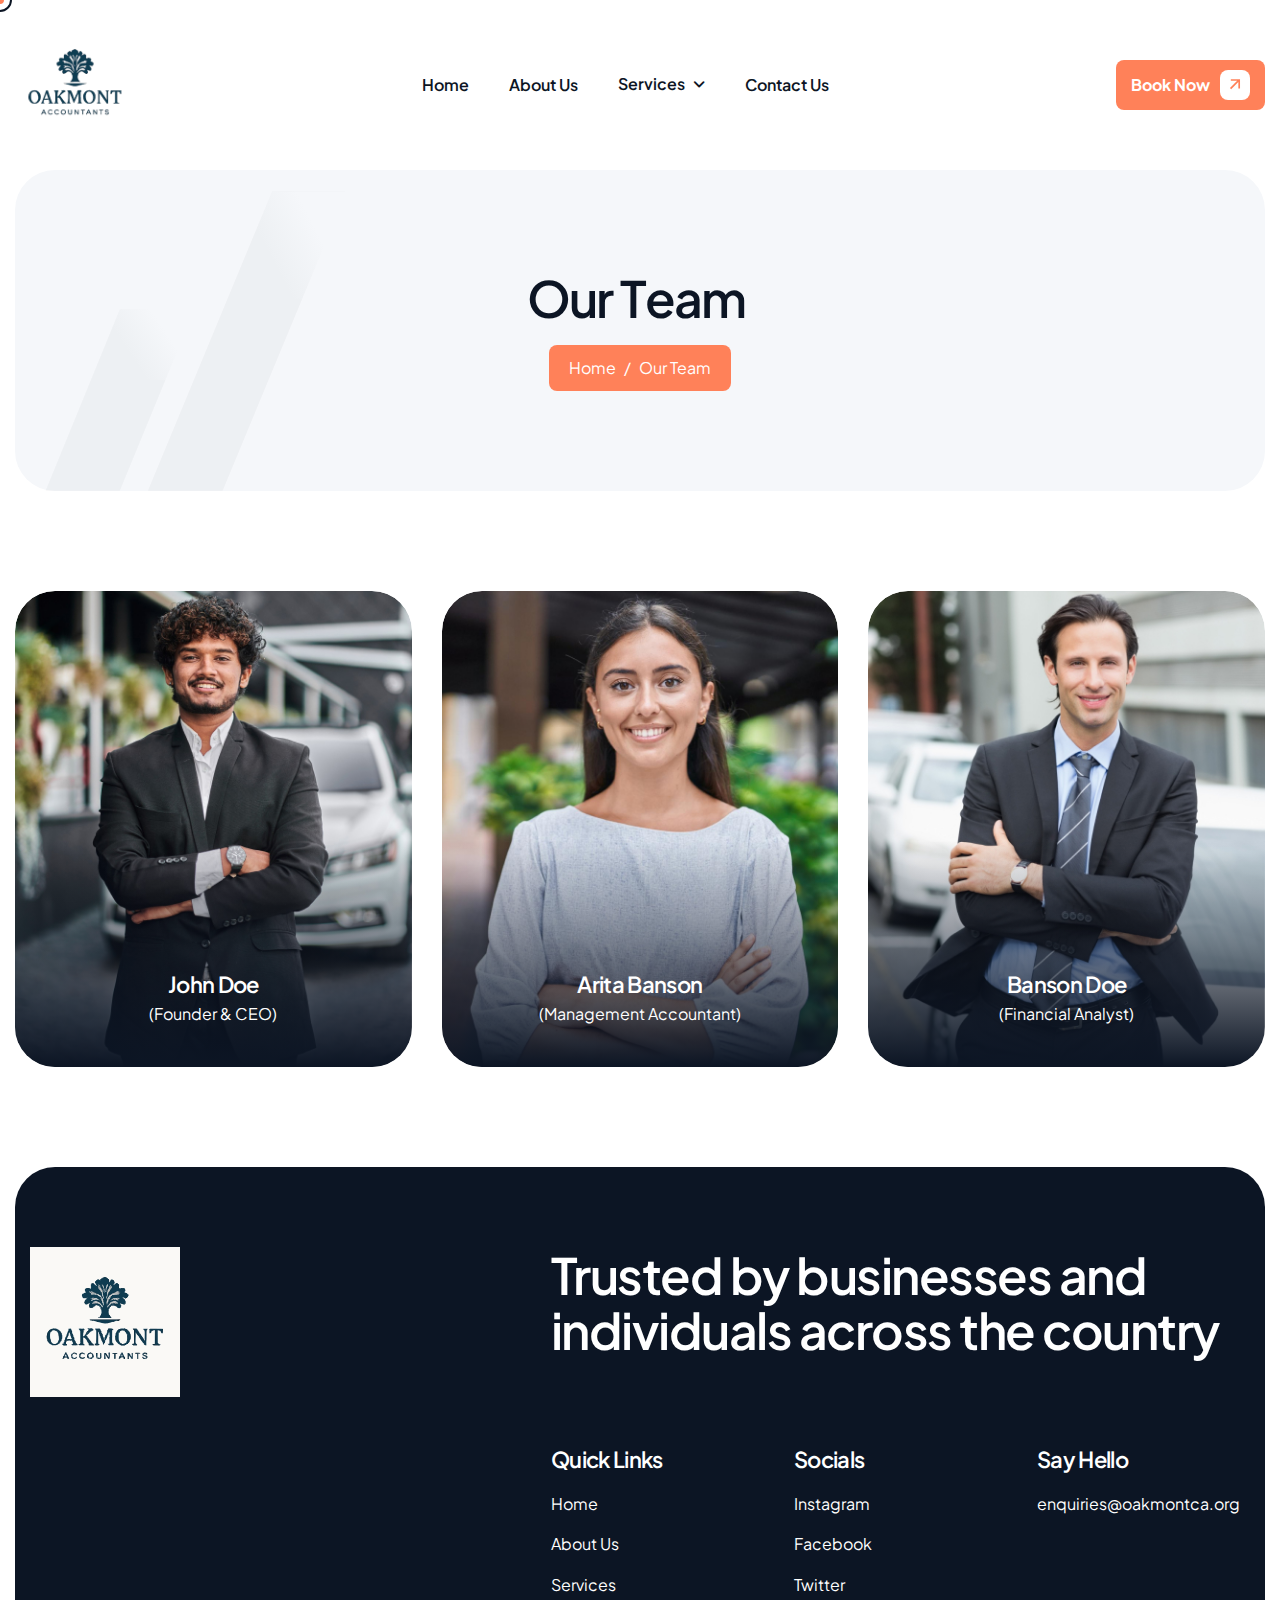
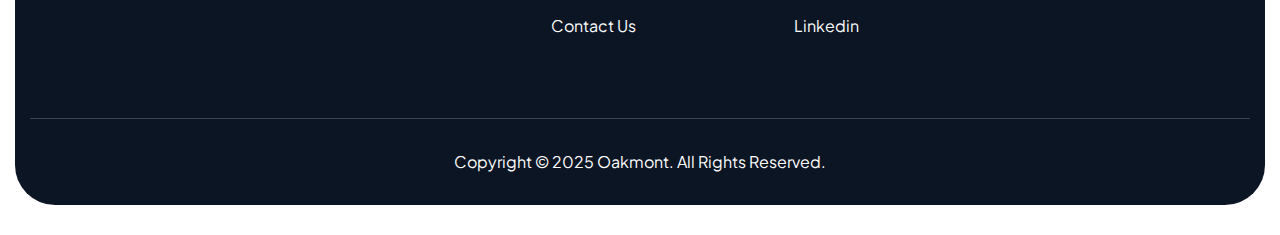
<file: team.html>
<!DOCTYPE html>
<html lang="zxx">
  <head>
    <!-- Meta -->
    <meta charset="utf-8" />
    <meta http-equiv="X-UA-Compatible" content="IE=edge" />
    <meta name="viewport" content="width=device-width, initial-scale=1.0" />
    <meta name="description" content="" />
    <meta name="keywords" content="" />
    <meta name="author" content="Awaiken" />
    <!-- Page Title -->
    <title>Oakmont - Accounting & Finance</title>
    <!-- Favicon Icon -->
    <link rel="shortcut icon" type="image/x-icon" href="images/favicon.ico" />
    <!-- Google Fonts Css-->
    <link rel="preconnect" href="https://fonts.googleapis.com" />
    <link rel="preconnect" href="https://fonts.gstatic.com" crossorigin />
    <link
      href="https://fonts.googleapis.com/css2?family=Plus+Jakarta+Sans:ital,wght@0,200..800;1,200..800&display=swap"
      rel="stylesheet"
    />
    <!-- Bootstrap Css -->
    <link href="css/bootstrap.min.css" rel="stylesheet" media="screen" />
    <!-- SlickNav Css -->
    <link href="css/slicknav.min.css" rel="stylesheet" />
    <!-- Swiper Css -->
    <link rel="stylesheet" href="css/swiper-bundle.min.css" />
    <!-- Font Awesome Icon Css-->
    <link href="css/all.css" rel="stylesheet" media="screen" />
    <!-- Animated Css -->
    <link href="css/animate.css" rel="stylesheet" />
    <!-- Magnific Popup Core Css File -->
    <link rel="stylesheet" href="css/magnific-popup.css" />
    <!-- Main Custom Css -->
    <link href="css/custom.css" rel="stylesheet" media="screen" />
  </head>
  <body class="tt-magic-cursor">
    <!-- Preloader Start -->
    <div class="preloader">
      <div class="loading-container">
        <div class="loading"></div>
        <div id="loading-icon"><img src="images/loader.svg" alt="" /></div>
      </div>
    </div>
    <!-- Preloader End -->

    <!-- Magic Cursor Start -->
    <div id="magic-cursor">
      <div id="ball">
        <div class="circle"></div>
      </div>
    </div>
    <!-- Magic Cursor End -->

    <!-- Header Start -->
    <header class="main-header">
      <div class="header-sticky">
        <nav class="navbar navbar-expand-lg">
          <div class="container">
            <!-- Logo Start -->
            <a class="navbar-brand" href="index.html">
              <img src="images/oakmontca-logo.png" alt="Logo" />
            </a>
            <!-- Logo End -->

            <!-- Main Menu Start -->
            <div class="collapse navbar-collapse main-menu">
              <div class="nav-menu-wrapper">
                <ul class="navbar-nav mr-auto" id="menu">
                  <li class="nav-item">
                    <a class="nav-link" href="index.html">Home</a>
                  </li>
                  <li class="nav-item">
                    <a class="nav-link" href="about.html">about us</a>
                  </li>
                  <li class="nav-item submenu">
                    <a class="nav-link" href="services.html">services</a>
                    <ul>
                      <li class="nav-item">
                        <a
                          class="nav-link"
                          href="accountancy-and-bookeeping.html"
                          >Accountancy and Bookeeping</a
                        >
                      </li>
                      <li class="nav-item">
                        <a class="nav-link" href="tax.html">Tax</a>
                      </li>
                      <li class="nav-item">
                        <a
                          class="nav-link"
                          href="advisory-and-tax-planning.html"
                          >Advisory and tax planning</a
                        >
                      </li>
                    </ul>
                  </li>
                  
                  <li class="nav-item">
                    <a class="nav-link" href="contact.html">Contact Us</a>
                  </li>
                   
                  <li class="nav-item highlighted-menu">
                    <a class="nav-link" href="pricing.html">Book Now</a>
                  </li>
                </ul>
              </div>
              <!-- Let’s Start Button Start -->
              <div class="header-btn d-inline-flex">
                <a href="pricing.html" class="btn-default">book now</a>
              </div>
              <!-- Let’s Start Button End -->
            </div>
            <!-- Main Menu End -->

            <div class="navbar-toggle"></div>
          </div>
        </nav>
        <div class="responsive-menu"></div>
      </div>
    </header>
    <!-- Header End -->

    <!-- Page Header Start -->
    <div class="page-header light-bg-section">
      <div class="container">
        <div class="row">
          <div class="col-lg-12">
            <!-- Page Header Box Start -->
            <div class="page-header-box">
              <h1 class="text-anime-style-3">Our Team</h1>
              <nav class="wow fadeInUp" data-wow-delay="0.25s">
                <ol class="breadcrumb">
                  <li class="breadcrumb-item"><a href="#">home</a></li>
                  <li class="breadcrumb-item active" aria-current="page">
                    our team
                  </li>
                </ol>
              </nav>
            </div>
            <!-- Page Header Box End -->
          </div>
        </div>
      </div>
    </div>
    <!-- Page Header End -->

    <!-- Page Team Member Start -->
    <div class="our-team">
      <div class="container">
        <div class="row">
          <div class="col-lg-4 col-md-6">
            <!-- Team Member Item Start -->
            <div class="team-member-item wow fadeInUp" data-wow-delay="0.25s">
              <!-- Team Img Start -->
              <div class="team-image">
                <figure>
                  <img src="images/team-1.jpg" alt="" />
                </figure>
              </div>
              <!-- Team Img End -->

              <!-- Team Body Start -->
              <div class="team-body">
                <div class="team-content">
                  <h3>john doe</h3>
                  <p>(Founder & CEO)</p>
                </div>
                <div class="team-social-icon">
                  <ul>
                    <li>
                      <a href="#" class="social-icon"
                        ><i class="fa-brands fa-instagram"></i
                      ></a>
                    </li>
                    <li>
                      <a href="#" class="social-icon"
                        ><i class="fa-brands fa-linkedin-in"></i
                      ></a>
                    </li>
                    <li>
                      <a href="#" class="social-icon"
                        ><i class="fa-brands fa-twitter"></i
                      ></a>
                    </li>
                    <li>
                      <a href="#" class="social-icon"
                        ><i class="fa-brands fa-facebook-f"></i
                      ></a>
                    </li>
                  </ul>
                </div>
              </div>
              <!-- Team Body End -->
            </div>
            <!-- Team Member Item End -->
          </div>

          <div class="col-lg-4 col-md-6">
            <!-- Team Member Item Start -->
            <div class="team-member-item wow fadeInUp" data-wow-delay="0.5s">
              <!-- Team Img Start -->
              <div class="team-image">
                <figure>
                  <img src="images/team-2.jpg" alt="" />
                </figure>
              </div>
              <!-- Team Img End -->

              <!-- Team Body Start -->
              <div class="team-body">
                <div class="team-content">
                  <h3>arita banson</h3>
                  <p>(management accountant)</p>
                </div>
                <div class="team-social-icon">
                  <ul>
                    <li>
                      <a href="#" class="social-icon"
                        ><i class="fa-brands fa-instagram"></i
                      ></a>
                    </li>
                    <li>
                      <a href="#" class="social-icon"
                        ><i class="fa-brands fa-linkedin-in"></i
                      ></a>
                    </li>
                    <li>
                      <a href="#" class="social-icon"
                        ><i class="fa-brands fa-twitter"></i
                      ></a>
                    </li>
                    <li>
                      <a href="#" class="social-icon"
                        ><i class="fa-brands fa-facebook-f"></i
                      ></a>
                    </li>
                  </ul>
                </div>
              </div>
              <!-- Team Body End -->
            </div>
            <!-- Team Member Item End -->
          </div>

          <div class="col-lg-4 col-md-6">
            <!-- Team Member Item Start -->
            <div class="team-member-item wow fadeInUp" data-wow-delay="0.75s">
              <!-- Team Img Start -->
              <div class="team-image">
                <figure class="image-anime">
                  <img src="images/team-3.jpg" alt="" />
                </figure>
              </div>
              <!-- Team Img End -->

              <!-- Team Body Start -->
              <div class="team-body">
                <div class="team-content">
                  <h3>banson doe</h3>
                  <p>(financial analyst)</p>
                </div>
                <div class="team-social-icon">
                  <ul>
                    <li>
                      <a href="#" class="social-icon"
                        ><i class="fa-brands fa-instagram"></i
                      ></a>
                    </li>
                    <li>
                      <a href="#" class="social-icon"
                        ><i class="fa-brands fa-linkedin-in"></i
                      ></a>
                    </li>
                    <li>
                      <a href="#" class="social-icon"
                        ><i class="fa-brands fa-twitter"></i
                      ></a>
                    </li>
                    <li>
                      <a href="#" class="social-icon"
                        ><i class="fa-brands fa-facebook-f"></i
                      ></a>
                    </li>
                  </ul>
                </div>
              </div>
              <!-- Team Body End -->
            </div>
            <!-- Team Member Item End -->
          </div>
        </div>
      </div>
    </div>
    <!-- Page Team Member End -->

    <!-- Footer Start -->
    <footer class="main-footer">
      <div class="container">
        <div class="row">
          <div class="col-lg-12">
            <!-- Footer About Start -->
            <div class="footer-about">
              <div class="row">
                <div class="col-lg-5">
                  <!-- Footer Logo Start -->
                  <div class="footer-logo">
                    <img src="images/footer-logo.svg" alt="" />
                  </div>
                  <!-- Footer Logo End -->
                </div>

                <div class="col-lg-7">
                  <!-- Footer Title Start -->
                  <div class="footer-title">
                    <h2>
                      Trusted by businesses and individuals across the country
                    </h2>
                  </div>
                  <!-- Footer Title End -->
                </div>
              </div>
            </div>
            <!-- Footer End Start -->

            <!-- Footer Body Start -->
            <div class="footer-body">
              <div class="row">
                <div class="col-lg-5"></div>

                <div class="col-lg-7">
                  <div class="row">
                    <div class="col-md-4 col-6">
                      <!-- Footer Links Start -->
                      <div class="footer-links">
                        <h2>quick links</h2>
                        <ul>
                          <li><a href="index.html">Home</a></li>
                          <li><a href="about.html">About Us</a></li>
                          <li><a href="services.html">Services</a></li>
                          <li><a href="contact.html">Contact Us</a></li>
                        </ul>
                      </div>
                      <!-- Footer Links End -->
                    </div>

                    <div class="col-md-4 col-6">
                      <!-- Footer Links Start -->
                      <div class="footer-links">
                        <h2>Socials</h2>
                        <ul>
                          <li><a href="#">instagram</a></li>
                          <li><a href="#">facebook</a></li>
                          <li><a href="#">twitter</a></li>
                          <li><a href="#">linkedin</a></li>
                        </ul>
                      </div>
                      <!-- Footer Links End -->
                    </div>

                    <div class="col-md-4">
                      <!-- Footer Contact Start -->
                      <div class="footer-contact">
                        <h2>say hello</h2>
                        <ul>
                          <li><a href="#">enquiries@oakmontca.org</a></li>
                          
                        </ul>
                      </div>
                      <!-- Footer Contact End -->
                    </div>
                  </div>
                </div>
              </div>
            </div>
            <!-- Footer Body End -->

            <!-- Copyright Footer Start -->
            <div class="footer-copyright">
              <div class="row align-items-center">
                <div class="col-lg-12">
                  <!-- Footer Copyright Content Start -->
                  <div class="footer-copyright-text">
                    <p>copyright © 2025 Oakmont. all rights reserved.</p>
                  </div>
                  <!-- Footer Copyright Content End -->
                </div>
              </div>
            </div>
            <!-- Copyright Footer End -->
          </div>
        </div>
      </div>
    </footer>
    <!-- Footer End -->

    <!-- Jquery Library File -->
    <script src="js/jquery-3.7.1.min.js"></script>
    <!-- Bootstrap js file -->
    <script src="js/bootstrap.min.js"></script>
    <!-- Validator js file -->
    <script src="js/validator.min.js"></script>
    <!-- SlickNav js file -->
    <script src="js/jquery.slicknav.js"></script>
    <!-- Swiper js file -->
    <script src="js/swiper-bundle.min.js"></script>
    <!-- Counter js file -->
    <script src="js/jquery.waypoints.min.js"></script>
    <script src="js/jquery.counterup.min.js"></script>
    <!-- Magnific js file -->
    <script src="js/jquery.magnific-popup.min.js"></script>
    <!-- SmoothScroll -->
    <script src="js/SmoothScroll.js"></script>
    <!-- MagicCursor js file -->
    <script src="js/gsap.min.js"></script>
    <script src="js/magiccursor.js"></script>
    <!-- Text Effect js file -->
    <script src="js/SplitText.js"></script>
    <script src="js/ScrollTrigger.min.js"></script>
    <!-- Wow js file -->
    <script src="js/wow.js"></script>
    <!-- Main Custom js file -->
    <script src="js/function.js"></script>
  </body>
</html>
</file>
<file: css/custom.css>
/* ----------------------------------------------------------------------------------------
* File          : CSS File
* Version       : 1.0
* ---------------------------------------------------------------------------------------- */
/* INDEX
----------------------------------------------------------------------------------------
01. Global Variables
02. General css
03. Header css
04. Hero css
05. About Us css
06. Our Services css
07. State Counter css
08. Why Choose Us css
09. Our Employee css
10. Cta Box css
11. We Help css
12. Our Pricing css
13. Testimonials css
14. Our Blog css
15. Footer css
16. About us Page css
17. Services Page css
18. Service Single css
19. Blog Archive css
20. Blog Single css
21. Contact us Page css
22. Pricing Page css
23.	FAQs Page css
24. 404 Page css
25. Responsive css
-------------------------------------------------------------------------------------- */

/************************************/
/*** 	 01. Global Variables	  ***/
/************************************/

:root {
  --primary-color: #0c1524;
  --secondary-color: #f5f7fa;
  --text-color: #4a5567;
  --accent-color: #ff8159;
  /* --accent-color: #0f3c51; */
  --divider-color: #dbdfea;
  --dark-divider-color: #ffffff30;
  --white-color: #ffffff;
  --error-color: rgb(230, 87, 87);
  --default-font: "Plus Jakarta Sans", sans-serif;
}

/************************************/
/*** 	   02. General css		  ***/
/************************************/

body {
  font-family: var(--default-font);
  font-size: 16px;
  font-weight: 400;
  line-height: 1.6em;
  color: var(--text-color);
  background-color: var(--white-color);
}

p {
  line-height: 1.6em;
  margin-bottom: 1.6em;
}

h1,
h2,
h3,
h4,
h5,
h6 {
  margin: 0;
  font-weight: 600;
  color: var(--primary-color);
  line-height: 1.1em;
  letter-spacing: -0.03em;
}

figure {
  margin: 0;
}

img {
  max-width: 100%;
}

a {
  text-decoration: none;
}

a:hover {
  text-decoration: none;
  outline: 0;
}

a:focus {
  text-decoration: none;
  outline: 0;
}

html,
body {
  width: 100%;
  overflow-x: clip;
}

.container {
  max-width: 1300px;
}

.container,
.container-fluid,
.container-lg,
.container-md,
.container-sm,
.container-xl,
.container-xxl {
  padding-right: 15px;
  padding-left: 15px;
}

.image-anime {
  position: relative;
  overflow: hidden;
}

.image-anime:after {
  content: "";
  position: absolute;
  width: 200%;
  height: 0%;
  left: 50%;
  top: 50%;
  background-color: rgba(255, 255, 255, 0.3);
  transform: translate(-50%, -50%) rotate(-45deg);
  z-index: 1;
}

.image-anime:hover:after {
  height: 250%;
  transition: all 600ms linear;
  background-color: transparent;
}

.reveal {
  position: relative;
  display: -webkit-inline-box;
  display: -ms-inline-flexbox;
  display: inline-flex;
  visibility: hidden;
  overflow: hidden;
}

.reveal img {
  height: 100%;
  width: 100%;
  -o-object-fit: cover;
  object-fit: cover;
  -webkit-transform-origin: left;
  transform-origin: left;
}

.row {
  margin-right: -15px;
  margin-left: -15px;
}

.row > * {
  padding-right: 15px;
  padding-left: 15px;
}

.row.no-gutters {
  margin-right: 0px;
  margin-left: 0px;
}

.row.no-gutters > * {
  padding-right: 0px;
  padding-left: 0px;
}

.btn-default {
  display: inline-block;
  font-size: 16px;
  font-weight: 700;
  line-height: 1.2em;
  color: var(--white-color);
  background: var(--accent-color);
  text-transform: capitalize;
  padding: 15px 55px 15px 15px;
  border-radius: 8px;
  border: none;
  transition: 0.5s ease-in-out;
  position: relative;
  overflow: hidden;
  z-index: 1;
}

.btn-default::before {
  content: "";
  position: absolute;
  top: 50%;
  right: 0;
  bottom: 0;
  width: 30px;
  height: 30px;
  border-radius: 8px;
  background-color: var(--white-color);
  background-image: url(../images/arrow.svg);
  background-repeat: no-repeat;
  background-position: center center;
  transform: translate(-15px, -50%);
  transition: 0.4s ease-in-out;
}

.btn-default::after {
  content: "";
  display: block;
  position: absolute;
  top: 0;
  left: 0;
  bottom: 0;
  width: 0;
  height: 106%;
  border-radius: 8px;
  background: var(--primary-color);
  transition: 0.4s ease-in-out;
  z-index: -1;
}

.btn-default:hover::after {
  width: 106%;
}

.btn-default:hover {
  background-color: transparent;
}

.btn-default.btn-highlighted {
  margin-left: 20px;
  background-color: var(--white-color);
  color: var(--accent-color);
}

.btn-default.btn-highlighted::before {
  background-color: var(--accent-color);
  background-image: url(../images/arrow-white.svg);
}

.btn-default.btn-highlighted::after {
  background-color: var(--primary-color);
}

.btn-default.btn-highlighted:hover {
  background-color: transparent;
}

.btn-large {
  font-size: 20px;
  padding: 20px 65px 20px 20px;
}

.btn-default.btn-large::before {
  width: 40px;
  height: 40px;
  background-size: 15px;
}

#magic-cursor {
  position: absolute;
  width: 10px !important;
  height: 10px !important;
  pointer-events: none;
  z-index: 1000000;
}

#ball {
  position: fixed;
  display: block;
  left: 0;
  top: 0;
  transform: translate(-50%, -50%);
  width: 24px !important;
  height: 24px !important;
  background: transparent;
  border: 1px solid var(--primary-color);
  margin: 0;
  border-radius: 50%;
  pointer-events: none;
  opacity: 1 !important;
}

#ball .circle {
  background: var(--accent-color);
  width: 8px;
  height: 8px;
  top: 50%;
  position: absolute;
  left: 50%;
  transform: translate(-50%, -50%);
  border-radius: 100%;
}

.preloader {
  position: fixed;
  top: 0;
  left: 0;
  right: 0;
  bottom: 0;
  z-index: 1000;
  background-color: var(--accent-color);
  display: flex;
  align-items: center;
  justify-content: center;
}

.loading-container,
.loading {
  height: 100px;
  position: relative;
  width: 100px;
  border-radius: 100%;
}

.loading-container {
  margin: 40px auto;
}

.loading {
  border: 1px solid transparent;
  border-color: transparent var(--white-color) transparent var(--white-color);
  animation: rotate-loading 1.5s linear 0s infinite normal;
  transform-origin: 50% 50%;
}

.loading-container:hover .loading,
.loading-container .loading {
  transition: all 0.5s ease-in-out;
}

#loading-icon {
  position: absolute;
  top: 50%;
  left: 50%;
  max-width: 66px;
  transform: translate(-50%, -50%);
}

@keyframes rotate-loading {
  0% {
    transform: rotate(0deg);
  }

  100% {
    transform: rotate(360deg);
  }
}

.light-bg-section {
  position: relative;
  width: 100%;
  max-width: 1600px;
  background: var(--secondary-color);
  border-radius: 40px;
  margin: 0 auto;
  padding: 100px 0;
}

.light-bg-section::before {
  content: "";
  position: absolute;
  bottom: 0;
  left: 30px;
  width: 490px;
  height: 480px;
  background-image: url(../images/icon-section-bg.svg);
  background-repeat: no-repeat;
  background-position: bottom left;
}

.light-bg-section .container {
  position: relative;
  z-index: 1;
}

.section-row {
  margin-bottom: 60px;
}

.section-row .section-title {
  margin-bottom: 0;
}

.section-btn {
  text-align: end;
}

.section-btn .btn-default.btn-highlighted {
  margin: 0;
}

.section-title {
  margin-bottom: 30px;
}

.section-title h3 {
  font-size: 13px;
  font-weight: 700;
  text-transform: uppercase;
  color: var(--accent-color);
  margin-bottom: 15px;
  letter-spacing: 0.2em;
}

.section-title h1,
.section-title h2 {
  font-size: 50px;
  letter-spacing: -0.03em;
  font-weight: 600;
  margin-bottom: 0;
}

.section-title h1 span,
.section-title h2 span {
  color: var(--accent-color);
}

.section-title-content p {
  margin: 0;
}

/************************************/
/**** 	   03. Header css		 ****/
/************************************/

header.main-header {
  background-color: var(--white-color);
  position: relative;
  z-index: 100;
}

.navbar {
  padding: 25px 0;
  align-items: center;
}

.navbar-brand {
  padding: 0;
  margin: 0;
}

.navbar-brand img {
  max-width: 120px;
  width: 100%;
}

.main-menu .nav-menu-wrapper {
  flex: 1;
  text-align: center;
}

.main-menu .nav-menu-wrapper > ul {
  align-items: center;
  display: inline-flex;
}

.main-menu ul li {
  margin: 0 5px;
  position: relative;
}

.main-menu ul li a {
  font-size: 16px;
  font-weight: 600;
  padding: 15px 15px !important;
  color: var(--primary-color);
  text-transform: capitalize;
  transition: all 0.3s ease-in-out;
}

.main-menu ul li.submenu > a:after {
  content: "\f107";
  font-family: "FontAwesome";
  font-weight: 900;
  font-size: 14px;
  margin-left: 8px;
}

.main-menu ul li a:hover,
.main-menu ul li a:focus {
  color: var(--accent-color);
}

.main-menu ul ul {
  visibility: hidden;
  opacity: 0;
  transform: scaleY(0.8);
  transform-origin: top;
  padding: 0;
  margin: 0;
  list-style: none;
  width: 210px;
  border-radius: 15px;
  position: absolute;
  left: 0;
  top: 100%;
  overflow: hidden;
  background-color: var(--primary-color);
  transition: all 0.3s ease-in-out;
  text-align: left;
}

.main-menu ul ul ul {
  left: 100%;
  top: 0;
  text-align: left;
}

.main-menu ul ul li {
  margin: 0;
  padding: 0;
}

.main-menu ul ul li a {
  color: var(--white-color);
  padding: 8px 20px !important;
  transition: all 0.3s ease-in-out;
}

.main-menu ul li:hover > ul {
  visibility: visible;
  opacity: 1;
  transform: scaleY(1);
  padding: 5px 0;
}

.main-menu ul ul li a:hover {
  color: var(--accent-color);
  background-color: transparent;
}

.main-menu ul li.highlighted-menu {
  display: none;
}

.responsive-menu,
.navbar-toggle {
  display: none;
}

.responsive-menu {
  top: 0;
  position: relative;
}

.slicknav_btn {
  background: var(--accent-color);
  padding: 6px 0 0;
  width: 38px;
  height: 38px;
  margin: 0;
  border-radius: 6px;
}

.slicknav_icon .slicknav_icon-bar {
  display: block;
  width: 100%;
  height: 3px;
  width: 22px;
  background-color: var(--white-color);
  border-radius: 6px;
  margin: 4px auto !important;
  transition: all 0.1s ease-in-out;
}

.navbar-toggle
  a.slicknav_btn.slicknav_open
  .slicknav_icon
  span.slicknav_icon-bar:nth-child(1) {
  transform: rotate(-45deg) translate(-5px, 5px);
}

.navbar-toggle
  a.slicknav_btn.slicknav_open
  .slicknav_icon
  span.slicknav_icon-bar:nth-child(2) {
  opacity: 0;
}

.navbar-toggle
  a.slicknav_btn.slicknav_open
  .slicknav_icon
  span.slicknav_icon-bar:nth-child(3) {
  transform: rotate(45deg) translate(-5px, -5px);
}

.slicknav_menu {
  position: absolute;
  width: 100%;
  padding: 0;
  background: var(--accent-color);
}

.slicknav_menu ul {
  margin: 5px 0;
}

.slicknav_menu ul ul {
  margin: 0;
}

.slicknav_nav .slicknav_row,
.slicknav_nav li a {
  position: relative;
  font-size: 16px;
  font-weight: 400;
  text-transform: capitalize;
  padding: 10px 20px;
  color: var(--white-color);
  line-height: normal;
  margin: 0;
  border-radius: 0 !important;
  transition: all 0.3s ease-in-out;
}

.slicknav_nav a:hover,
.slicknav_nav .slicknav_row:hover {
  background-color: transparent;
  color: var(--primary-color);
}

.slicknav_menu ul ul li a {
  padding: 10px 20px 10px 30px;
}

.slicknav_arrow {
  font-size: 0 !important;
}

.slicknav_arrow:after {
  content: "\f107";
  font-family: "FontAwesome";
  font-weight: 900;
  font-size: 12px;
  margin-left: 8px;
  color: var(--white-color);
  position: absolute;
  right: 15px;
  top: 15px;
  transition: all 0.3s ease-out;
}

.slicknav_open > a .slicknav_arrow:after {
  transform: rotate(-180deg);
}

/************************************/
/***        04. Hero css	      ***/
/************************************/

.google-rating {
  margin-bottom: 20px;
}

.google-rating ul {
  display: inline-flex;
  align-items: center;
  padding: 0;
  margin: 0;
  list-style: none;
  background-color: var(--white-color);
  border-radius: 40px;
  padding: 6px 20px;
}

.google-rating ul li {
  display: inline-block;
  font-size: 14px;
  font-weight: 600;
  text-transform: capitalize;
  margin-right: 10px;
}

.google-rating ul li:last-child {
  margin-right: 0;
}

.google-rating ul li span {
  color: var(--accent-color);
  margin-left: 5px;
}

.google-rating ul li i {
  font-size: 14px;
  color: var(--accent-color);
}

.hero-content-body {
  margin-bottom: 30px;
}

.hero-image {
  text-align: right;
}

/************************************/
/***       05. About Us css	      ***/
/************************************/

.about-us {
  padding: 100px 0 70px;
}

.about-video-image {
  position: relative;
  margin-bottom: 30px;
}

.about-image img {
  border-radius: 40px;
  aspect-ratio: 1/0.4;
  object-fit: cover;
}

.about-video-btn {
  position: absolute;
  bottom: 30px;
  left: 50%;
  transform: translateX(-50%);
  background-color: var(--accent-color);
  border-radius: 100px;
  display: inline-flex;
  align-items: center;
  padding: 5px 20px 5px 5px;
  transition: all 0.3s ease-in-out;
}

.about-video-btn:hover {
  background-color: var(--primary-color);
}

.about-video-btn .icon-box a {
  display: flex;
  align-items: center;
  justify-content: center;
  font-size: 16px;
  font-weight: 600;
  text-transform: capitalize;
  color: var(--white-color);
}

.about-video-btn .icon-box i {
  background-color: var(--white-color);
  color: var(--accent-color);
  border-radius: 100%;
  width: 40px;
  height: 40px;
  display: flex;
  align-items: center;
  justify-content: center;
  margin-right: 10px;
  transition: all 0.3s ease-in-out;
}

.about-video-btn:hover .icon-box i {
  color: var(--primary-color);
}

.about-company-item {
  height: calc(100% - 30px);
  margin-bottom: 30px;
}

.about-company-item .icon-box {
  position: relative;
  background-color: var(--accent-color);
  width: 60px;
  height: 60px;
  border-radius: 100%;
  display: flex;
  align-items: center;
  justify-content: center;
  margin-bottom: 20px;
  overflow: hidden;
  transition: all 0.3s ease-in-out;
}

.about-company-item .icon-box::before {
  content: "";
  display: block;
  position: absolute;
  width: 100%;
  height: 100%;
  background-color: var(--primary-color);
  top: 0;
  left: 0;
  transform: scale(0);
  transition: all 0.3s ease-in-out;
  border-radius: 50px;
}

.about-company-item:hover .icon-box:before {
  transform: scale(1);
}

.about-company-item .icon-box img {
  position: relative;
  z-index: 1;
}

.about-company-content p {
  font-size: 22px;
  font-weight: 600;
  color: var(--primary-color);
  margin: 0;
}

/************************************/
/***     06. Our Services css     ***/
/************************************/

.our-service .section-title-content {
  margin-left: 110px;
}

.service-item {
  position: relative;
  overflow: hidden;
  text-align: center;
  height: calc(100% - 30px);
  margin-bottom: 30px;
}

.service-item::before {
  content: "";
  position: absolute;
  top: 0;
  bottom: 0;
  right: 0;
  left: 0;
  background: linear-gradient(
    180deg,
    transparent 52.34%,
    var(--primary-color) 100%
  );
  border-radius: 40px;
  background-repeat: no-repeat;
  background-position: center center;
  z-index: 1;
}

.service-image {
  overflow: hidden;
  border-radius: 40px;
}

.service-image img {
  border-radius: 40px;
  aspect-ratio: 1 / 1.1;
  object-fit: cover;
  transition: all 0.5s ease-out;
}

.service-item:hover .service-image img {
  transform: scale(1.1);
}

.service-content {
  content: "";
  position: absolute;
  bottom: 20px;
  right: 80px;
  left: 80px;
  z-index: 2;
  transition: all 0.5s ease-in-out;
}

.service-content h3 {
  font-size: 22px;
  color: var(--white-color);
  text-transform: capitalize;
  margin-bottom: 20px;
}

.service-content .service-readmore-btn {
  height: 0;
  overflow: hidden;
  transition: all 0.4s ease-out;
}

.service-item:hover .service-content .service-readmore-btn {
  height: 50px;
}

.service-footer-btn {
  text-align: center;
  margin-top: 30px;
}

/************************************/
/***    07. State Counter css     ***/
/************************************/

.state-counter {
  padding: 100px 0;
}

.state-image-counter-1 {
  margin-bottom: 30px;
}

.state-image-counter-2,
.state-image-counter-1 {
  display: flex;
  align-items: center;
  overflow: hidden;
}

.state-image-counter-1 .counter-box {
  background-color: var(--secondary-color);
  width: 30%;
  height: 212px;
  border-radius: 40px;
  display: flex;
  align-items: center;
  justify-content: center;
  text-align: center;
  padding: 0 10px;
  margin-left: 30px;
}

.counter-content h3 {
  font-size: 34px;
  font-weight: 700;
  margin-bottom: 10px;
}

.counter-content p {
  margin: 0;
  color: var(--primary-color);
}

.state-image-counter-1 .counter-image {
  display: block;
  width: 40%;
  background-color: transparent;
  padding: 0;
  border-radius: 40px;
}

.counter-image img {
  border-radius: 40px;
  width: 100%;
  height: 212px;
  object-fit: cover;
}

.state-image-counter-2 .counter-box {
  background-color: var(--secondary-color);
  width: 40%;
  height: 212px;
  border-radius: 40px;
  display: flex;
  align-items: center;
  justify-content: center;
  text-align: center;
  padding: 0 10px;
  margin-left: 30px;
}

.state-image-counter-2 .counter-image {
  display: block;
  width: 30%;
  background-color: transparent;
  padding: 0;
}

/************************************/
/***    08. Why Choose Us css     ***/
/************************************/

.why-choose-us.light-bg-section {
  padding: 100px 0 70px;
  margin-bottom: 100px;
  margin-top: 100px;
}

.why-choose-image-box {
  position: relative;
  z-index: 1;
  margin-bottom: 30px;
}

.why-choose-image-box::before {
  content: "";
  position: absolute;
  top: 0;
  bottom: 0;
  right: 0;
  left: 0;
  background-color: var(--primary-color);
  opacity: 60%;
  border-radius: 40px;
  background-repeat: no-repeat;
  background-position: center center;
  z-index: 1;
}

.why-choose-image img {
  border-radius: 40px;
  aspect-ratio: 1 / 0.31;
  object-fit: cover;
}

.why-choose-content {
  position: absolute;
  bottom: 40px;
  left: 40px;
  right: 40px;
  display: flex;
  align-items: center;
  justify-content: space-between;
  z-index: 1;
}

.why-choose-title {
  width: 100%;
  max-width: 710px;
}

.why-choose-title h2 {
  font-size: 46px;
  color: var(--white-color);
}

.why-choose-counter {
  width: calc(100% - 710px);
  text-align: right;
}

.why-choose-counter h3 {
  font-size: 50px;
  color: var(--white-color);
  text-transform: capitalize;
}

.why-choose-counter p {
  font-size: 18px;
  color: var(--white-color);
  margin: 0;
}

.why-choose-item {
  position: relative;
  background-color: var(--white-color);
  border-radius: 40px;
  height: calc(100% - 30px);
  margin-bottom: 30px;
  padding: 40px;
  transition: all 0.4s ease-in-out;
  overflow: hidden;
}

.why-choose-item::before {
  content: "";
  position: absolute;
  left: 0;
  right: 0;
  top: 100%;
  border-radius: 0px;
  background: var(--primary-color);
  transition: all 0.5s ease-in-out;
  height: 100%;
}

.why-choose-item:hover:before {
  top: 0;
}

.why-choose-item .icon-box {
  background-color: var(--accent-color);
  width: 60px;
  height: 60px;
  border-radius: 100%;
  display: flex;
  align-items: center;
  justify-content: center;
  margin-bottom: 20px;
  position: relative;
  z-index: 1;
}

.why-choose-body h3 {
  font-size: 22px;
  margin-bottom: 20px;
  text-transform: capitalize;
  transition: all 0.3s ease-in-out;
  position: relative;
  z-index: 1;
}

.why-choose-item:hover .why-choose-body h3 {
  color: var(--white-color);
}

.why-choose-body p {
  margin: 0;
  transition: all 0.3s ease-in-out;
  position: relative;
  z-index: 1;
}

.why-choose-item:hover .why-choose-body p {
  color: var(--white-color);
}

/************************************/
/***     09. Our Employee css     ***/
/************************************/

.our-employee {
  padding: 100px 0;
}

.employee-content {
  margin-top: 100px;
  margin-left: 30px;
}

.employee-content .section-title {
  text-align: left;
  margin-bottom: 20px;
}

.employee-body {
  margin-bottom: 30px;
}

.employee-footer {
  display: flex;
  align-items: center;
}

.employee-counter-box {
  margin-right: 50px;
}

.employee-counter-box:last-child {
  margin-right: 0;
}

.employee-counter-box h3 {
  font-size: 50px;
  margin-bottom: 5px;
}

.employee-counter-box p {
  font-weight: 500;
  margin: 0;
}

/************************************/
/***        10. Cta Box css       ***/
/************************************/

.cta-box {
  background-color: var(--accent-color);
  padding: 50px 0;
}

.cta-box .section-title {
  margin: 0;
}

.cta-box .section-title h2 {
  color: var(--white-color);
}

/************************************/
/***        11. We Help css       ***/
/************************************/

.we-help {
  padding: 100px 0;
}

.we-help-content {
  display: flex;
  align-items: center;
}

.we-help-box {
  border-right: 1px solid var(--divider-color);
  text-align: center;
  width: calc(100% - 10px);
  height: 100%;
  margin-right: 10px;
  padding-right: 10px;
}

.we-help-box:last-child {
  border: none;
  width: 100%;
  padding-right: 0;
  margin-right: 0;
}

.we-help-box .icon-box {
  position: relative;
  background-color: var(--accent-color);
  width: 80px;
  height: 80px;
  border-radius: 100%;
  display: flex;
  align-items: center;
  justify-content: center;
  text-align: center;
  margin: 0 auto;
  margin-bottom: 20px;
  overflow: hidden;
  transition: all 0.3s ease-in-out;
}

.we-help-box .icon-box::before {
  content: "";
  display: block;
  position: absolute;
  width: 100%;
  height: 100%;
  background-color: var(--primary-color);
  top: 0;
  left: 0;
  transform: scale(0);
  transition: all 0.3s ease-in-out;
  border-radius: 50px;
}

.we-help-box:hover .icon-box:before {
  transform: scale(1);
}

.we-help-box .icon-box img {
  position: relative;
  z-index: 1;
}

.we-help-title {
  width: 100%;
  max-width: 170px;
  margin: 0 auto;
}

.we-help-title h3 {
  font-size: 22px;
  text-transform: capitalize;
}

/************************************/
/***      12. Our Pricing css     ***/
/************************************/

.our-pricing.light-bg-section {
  padding: 100px 0 70px;
  margin-bottom: 100px;
}

.pricing-item {
  background-color: var(--white-color);
  border-radius: 40px;
  text-align: center;
  height: calc(100% - 30px);
  margin-bottom: 30px;
  padding: 40px 30px;
}

.pricing-header {
  border-bottom: 1px solid var(--secondary-color);
  margin-bottom: 30px;
  padding-bottom: 30px;
}

.pricing-header .icon-box {
  position: relative;
  background-color: var(--accent-color);
  width: 100px;
  height: 100px;
  border-radius: 100%;
  display: flex;
  align-items: center;
  justify-content: center;
  text-align: center;
  margin: 0 auto;
  margin-bottom: 30px;
  overflow: hidden;
  transition: all 0.3s ease-in-out;
}

.pricing-item .pricing-header .icon-box::before {
  content: "";
  display: block;
  position: absolute;
  width: 100%;
  height: 100%;
  background-color: var(--primary-color);
  top: 0;
  left: 0;
  transform: scale(0);
  transition: all 0.3s ease-in-out;
  border-radius: 50px;
}

.pricing-item:hover .pricing-header .icon-box:before {
  transform: scale(1);
}

.pricing-item .pricing-header .icon-box img {
  position: relative;
  z-index: 1;
}

.pricing-content h3 {
  font-size: 22px;
  text-transform: capitalize;
  margin-bottom: 10px;
}

.pricing-content p {
  text-transform: capitalize;
  margin: 0;
}

.pricing-body {
  margin-bottom: 30px;
}

.pricing-body h2 {
  font-size: 50px;
  text-transform: capitalize;
  margin-bottom: 5px;
}

.pricing-body p {
  text-transform: capitalize;
  margin: 0;
}

/************************************/
/***     13. Testimonials css     ***/
/************************************/

.client-testimonials {
  padding: 100px 0 0;
}

.client-testimonials .section-row {
  border-bottom: 1px solid var(--divider-color);
  margin: 0;
  padding-bottom: 100px;
}

.client-testimonials-content {
  width: 100%;
  max-width: 540px;
}

.client-testimonials-content .section-title {
  margin-bottom: 20px;
}

.testimonial-header {
  display: flex;
  align-items: center;
  margin-bottom: 30px;
}

.author-image img {
  width: 80px;
  height: 80px;
  border-radius: 100%;
  margin-right: 20px;
}

.author-content {
  width: calc(100% - 100px);
}

.author-content h2 {
  font-size: 24px;
  text-transform: capitalize;
  margin-bottom: 5px;
}

.author-content p {
  margin: 0;
}

.testimonial-body {
  margin-bottom: 30px;
}

.testimonial-slider .hero-button-next,
.testimonial-slider .hero-button-prev {
  position: relative;
  width: 40px;
  height: 40px;
  border-radius: 100%;
  background-color: var(--accent-color);
  transition: all 0.4s ease-in-out;
}

.testimonial-slider .hero-button-next {
  position: absolute;
  bottom: 0;
  left: 50px;
}

.testimonial-slider .hero-button-next:hover,
.testimonial-slider .hero-button-prev:hover {
  background-color: var(--primary-color);
}

.testimonial-slider .hero-button-next::before,
.testimonial-slider .hero-button-prev::before {
  content: "\f060";
  font-family: "FontAwesome";
  position: absolute;
  top: 0;
  bottom: 0;
  left: 0;
  right: 0;
  font-size: 18px;
  font-weight: 900;
  color: var(--white-color);
  display: flex;
  align-items: center;
  justify-content: center;
  transition: all 0.4s ease-in-out;
}

.testimonial-slider .hero-button-next::before {
  content: "\f061";
}

/************************************/
/***      14. Our Blog css        ***/
/************************************/

.our-blog {
  padding: 100px 0 70px;
}

.blog-item {
  position: relative;
  height: calc(100% - 30px);
  margin-bottom: 30px;
}

.post-featured-image {
  border-radius: 40px;
  overflow: hidden;
  margin-bottom: 20px;
}

.post-featured-image img {
  aspect-ratio: 1/0.65;
  object-fit: cover;
  border-radius: 40px;
  transition: all 0.5s ease-out;
}

.blog-item:hover .post-featured-image img {
  transform: scale(1.1);
}

.post-item-body {
  margin-bottom: 30px;
}

.post-item-body h2 {
  display: block;
  font-size: 22px;
  line-height: 1.4em;
  margin-bottom: 20px;
}

.post-item-body h2 a {
  color: inherit;
}

.post-item-body p {
  margin: 0;
}

/************************************/
/***        15. Footer css        ***/
/************************************/

.main-footer {
  width: 100%;
  max-width: 1600px;
  margin: 0 auto;
  background: var(--primary-color);
  border-radius: 40px;
  padding: 80px 0 0;
  margin-bottom: 30px;
}

.footer-about {
  margin-bottom: 50px;
}

.footer-logo img {
  max-width: 150px;
  width: 100%;
}

.footer-title h2 {
  font-size: 50px;
  color: var(--white-color);
}

.footer-body {
  margin-bottom: 80px;
}

.newsletter-title {
  margin-bottom: 30px;
}

.newsletter-title h3 {
  font-size: 24px;
  color: var(--white-color);
  text-transform: capitalize;
}

.newsletters-form .mail-box {
  position: relative;
  background-color: transparent;
  border-bottom: 1px solid var(--dark-divider-color);
  width: 100%;
  max-width: 300px;
  display: flex;
  align-items: center;
  margin-bottom: 20px;
  padding-bottom: 15px;
}

.newsletters-form .mail-box .form-control {
  background-color: transparent;
  color: var(--white-color);
  box-shadow: none;
  border: none;
  padding: 0;
}

.newsletters-form .mail-box .form-control::placeholder {
  color: var(--white-color);
}

.subscribe-btn .btn-default:hover {
  color: var(--accent-color);
}

.subscribe-btn .btn-default::after {
  background: var(--white-color);
}

.subscribe-btn .btn-default:hover:before {
  background-image: url(../images/arrow-white.svg);
  background-repeat: no-repeat;
  background-position: center center;
  transform: translate(-15px, -50%);
  background-color: var(--accent-color);
}

.footer-links h2 {
  font-size: 22px;
  color: var(--white-color);
  text-transform: capitalize;
  margin-bottom: 20px;
}

.footer-links ul {
  list-style: none;
  padding: 0;
  margin: 0;
}

.footer-links ul li {
  color: var(--white-color);
  text-transform: capitalize;
  margin-bottom: 15px;
  transition: all 0.3s ease-in-out;
}

.footer-links ul li:hover {
  color: var(--accent-color);
}

.footer-links ul li:last-child {
  margin-bottom: 0;
}

.footer-links ul li a {
  color: inherit;
}

.footer-contact h2 {
  font-size: 22px;
  color: var(--white-color);
  text-transform: capitalize;
  margin-bottom: 20px;
}

.footer-contact ul {
  list-style: none;
  padding: 0;
  margin: 0;
}

.footer-contact ul li {
  font-size: 16px;
  color: var(--white-color);
  margin-bottom: 15px;
}

.footer-contact ul li:last-child {
  margin-bottom: 0;
}

.footer-contact ul li a {
  color: inherit;
}

.footer-copyright {
  border-top: 1px solid var(--dark-divider-color);
  text-align: center;
  padding: 30px 0;
}

.footer-copyright-text p {
  margin: 0;
  text-transform: capitalize;
  color: var(--white-color);
}

/************************************/
/***    16. About Us Page css     ***/
/************************************/

.page-header.light-bg-section::before {
  width: 300px;
  height: 300px;
  background-size: cover;
}

.page-header-box {
  position: relative;
  z-index: 1;
  text-align: center;
}

.page-header-box h1 {
  font-size: 50px;
  letter-spacing: -0.03em;
  font-weight: 600;
  margin-bottom: 20px;
}

.page-header-box ol {
  display: inline-flex;
  margin-bottom: 0;
  justify-content: center;
  background-color: var(--accent-color);
  border-radius: 8px;
  padding: 10px 20px;
}

.page-header-box ol li.breadcrumb-item {
  color: var(--white-color);
  text-transform: capitalize;
}

.page-header-box ol li.breadcrumb-item a {
  color: inherit;
}

.page-header-box ol .breadcrumb-item + .breadcrumb-item::before {
  color: var(--white-color);
}

.page-about {
  padding: 100px 0;
}

.page-about-image {
  position: relative;
  padding-bottom: 130px;
}

.page-about-image::before {
  content: "";
  position: absolute;
  top: 55px;
  background-image: url(../images/icon-satisfied-client-bg.svg);
  background-repeat: no-repeat;
  background-position: top right;
  width: 100%;
  height: 100%;
}

.about-img-2 {
  position: absolute;
  bottom: 0;
  right: 0;
}

.about-img-1 img {
  border-radius: 40px;
}

.about-img-2 img {
  border-radius: 40px;
  border: 10px solid var(--white-color);
  border-right: 0;
}

.satisfied-client {
  position: absolute;
  bottom: 0;
  left: 50%;
  transform: translate(-50%, -100px);
  background-color: var(--white-color);
  box-shadow: 0px 4px 30px 0px #0c152412;
  border-radius: 30px;
  display: inline-flex;
  align-items: center;
  padding: 15px 20px;
  animation: moveobject 2s infinite linear alternate;
}

@keyframes moveobject {
  50% {
    left: 45%;
  }
}

.satisfied-client-icon {
  margin-right: 15px;
}

.satisfied-client-content {
  width: calc(100% - 55px);
}

.satisfied-client-content h3 {
  font-size: 24px;
  color: var(--primary-color);
  text-align: left;
  margin-bottom: 5px;
}

.satisfied-client-content p {
  text-transform: capitalize;
  margin: 0;
}

.about-content {
  margin-left: 50px;
}

.about-content-body {
  margin-bottom: 30px;
}

.about-content-body p {
  margin: 0;
}

.about-company-service {
  display: flex;
  border-bottom: 1px solid var(--divider-color);
  padding-bottom: 30px;
  margin-bottom: 30px;
}

.about-company-service:last-child {
  border: none;
  padding-bottom: 0;
  margin-bottom: 0;
}

.about-company-service .icon-box {
  position: relative;
  background-color: var(--accent-color);
  width: 60px;
  height: 60px;
  border-radius: 100%;
  display: flex;
  align-items: center;
  justify-content: center;
  margin-right: 30px;
  overflow: hidden;
  transition: all 0.3s ease-in-out;
}

.about-company-service .icon-box::before {
  content: "";
  display: block;
  position: absolute;
  width: 100%;
  height: 100%;
  background-color: var(--primary-color);
  top: 0;
  left: 0;
  transform: scale(0);
  transition: all 0.3s ease-in-out;
  border-radius: 50px;
}

.about-company-service:hover .icon-box:before {
  transform: scale(1);
}

.about-company-service .icon-box img {
  position: relative;
  z-index: 1;
}

.company-service-content {
  width: calc(100% - 90px);
}

.company-service-content h3 {
  font-size: 22px;
  text-transform: capitalize;
  margin-bottom: 10px;
}

.company-service-content p {
  margin: 0;
}

.our-clients {
  padding: 100px 0;
}

.client-logo {
  display: flex;
  flex-wrap: wrap;
  column-gap: 100px;
  row-gap: 40px;
  align-items: center;
  justify-content: center;
}

.company-planning {
  margin-top: 100px;
}

.company-planning-image {
  margin-right: 50px;
}

.company-planning-content {
  margin-top: 60px;
}

.company-planning-body {
  margin-bottom: 30px;
}

.company-planning-body ul {
  padding: 0;
  margin: 0;
  list-style: none;
}

.company-planning-body ul li {
  position: relative;
  padding-left: 30px;
  margin-bottom: 20px;
  text-transform: capitalize;
}

.company-planning-body ul li:last-child {
  margin-bottom: 0;
}

.company-planning-body ul li:before {
  content: "\f058";
  font-family: "Font Awesome 6 Free";
  background-color: transparent;
  color: var(--accent-color);
  font-size: 18px;
  font-weight: 400;
  position: absolute;
  top: 1px;
  left: 0;
}

.our-team {
  padding: 100px 0 70px;
}

.team-member-item {
  position: relative;
  transition: all 0.4s ease-out;
  margin-bottom: 30px;
}

.team-member-item::before {
  content: "";
  position: absolute;
  top: 0;
  bottom: 0;
  right: 0;
  left: 0;
  background: linear-gradient(
    180deg,
    transparent 52.34%,
    var(--primary-color) 100%
  );
  border-radius: 40px;
  background-repeat: no-repeat;
  background-position: center center;
  z-index: 1;
}

.team-member-item .team-image {
  position: relative;
  overflow: hidden;
  border-radius: 40px;
  margin-bottom: 20px;
}

.team-member-item .team-image img {
  width: 100%;
  border-radius: 40px;
  aspect-ratio: 1/1.2;
  object-fit: cover;
  transition: all 0.5s ease-in-out;
}

.team-member-item:hover .team-image img {
  transform: scale(1.1);
}

.team-body {
  position: absolute;
  left: 0;
  right: 0;
  bottom: 20px;
  text-align: center;
  transition: all 0.4s ease-out;
  z-index: 2;
}

.team-content {
  margin-bottom: 20px;
}

.team-content h3 {
  font-size: 22px;
  color: var(--white-color);
  text-transform: capitalize;
  margin-bottom: 5px;
}

.team-content p {
  text-transform: capitalize;
  color: var(--white-color);
  margin: 0;
}

.team-social-icon {
  height: 0;
  overflow: hidden;
  transition: all 0.4s ease-out;
}

.team-member-item:hover .team-social-icon {
  height: 40px;
}

.team-social-icon ul {
  list-style: none;
  padding: 0;
  margin: 0;
}

.team-social-icon ul li {
  display: inline-block;
  text-align: center;
  margin-right: 10px;
}

.team-social-icon ul li:last-child {
  margin-right: 0;
}

.team-social-icon ul li a {
  display: block;
}

.team-social-icon ul li a i {
  background: var(--white-color);
  border-radius: 8px;
  color: var(--accent-color);
  font-size: 20px;
  width: 36px;
  height: 36px;
  display: flex;
  align-items: center;
  justify-content: center;
  transition: all 0.3s ease-out;
}

.team-social-icon ul li a i:hover {
  background: var(--accent-color);
  color: var(--white-color);
}

/************************************/
/***     17. Services Page css    ***/
/************************************/

.page-services {
  padding: 100px 0 70px;
}

.cta-box.service-cta {
  margin-bottom: 100px;
}

/************************************/
/***    18. Services Single css   ***/
/************************************/

.page-service-single {
  padding: 100px 0;
}

.service-single-content {
  margin-right: 20px;
}

.service-featured-image {
  margin-bottom: 30px;
}

.service-featured-image img {
  border-radius: 40px;
}

.service-entry h2 {
  font-size: 50px;
  margin-bottom: 30px;
}

.service-entry h3 {
  font-size: 40px;
  margin-bottom: 30px;
}

.service-benefits {
  margin: 40px 0 0;
}

.service-benefits-item {
  background-color: var(--secondary-color);
  border-radius: 40px;
  display: flex;
  height: calc(100% - 30px);
  margin-bottom: 30px;
  padding: 30px;
}

.service-benefits-item .icon-box {
  background-color: var(--accent-color);
  width: 60px;
  height: 60px;
  border-radius: 100%;
  display: flex;
  align-items: center;
  justify-content: center;
  margin-right: 20px;
}

.service-benefits-content {
  width: calc(100% - 80px);
}

.service-benefits-content h3 {
  font-size: 22px;
  text-transform: capitalize;
  margin-bottom: 10px;
}

.service-benefits-content p {
  margin: 0;
}

.services-step {
  margin: 40px 0 0;
}

.services-step-box {
  background-color: var(--secondary-color);
  border-radius: 40px;
  height: calc(100% - 30px);
  margin-bottom: 30px;
  padding: 30px;
}

.services-step-box .icon-box {
  background-color: var(--accent-color);
  width: 60px;
  height: 60px;
  border-radius: 100%;
  display: flex;
  align-items: center;
  justify-content: center;
  margin-bottom: 20px;
}

.services-step-content h3 {
  font-size: 22px;
  margin-bottom: 15px;
  text-transform: capitalize;
}

.services-step-content p {
  margin: 0;
}

.customer-Benefit {
  margin: 30px 0 0;
}

.customer-benefit-image img {
  border-radius: 40px;
}

.customer-Benefit-content h3 {
  font-size: 40px;
  text-transform: capitalize;
  margin-bottom: 20px;
}

.customer-Benefit-content ul {
  padding: 0;
  margin: 0;
  list-style: none;
}

.customer-Benefit-content ul li {
  position: relative;
  padding-left: 30px;
  margin-bottom: 20px;
  text-transform: capitalize;
}

.customer-Benefit-content ul li:last-child {
  margin-bottom: 0;
}

.customer-Benefit-content ul li:before {
  content: "\f058";
  font-family: "Font Awesome 6 Free";
  background-color: transparent;
  color: var(--accent-color);
  font-size: 18px;
  font-weight: 400;
  position: absolute;
  top: 1px;
  left: 0;
}

.service-sidebar {
  position: sticky;
  top: 20px;
}

.service-catagery-list {
  background-color: var(--secondary-color);
  border-radius: 40px;
  padding: 30px 40px;
  margin-bottom: 30px;
}

.service-catagery-list h3 {
  font-size: 26px;
  text-transform: capitalize;
  margin-bottom: 30px;
}

.service-catagery-list ul {
  list-style: none;
  margin: 0;
  padding: 0;
}

.service-catagery-list ul li {
  margin-bottom: 20px;
  transition: all 0.3s ease-out;
}

.service-catagery-list ul li:last-child {
  margin-bottom: 0;
}

.service-catagery-list ul li a {
  display: block;
  position: relative;
  background-color: var(--white-color);
  color: var(--text-color);
  text-transform: capitalize;
  border-radius: 10px;
  font-weight: 700;
  padding: 15px 40px 15px 15px;
  transition: all 0.3s ease-out;
}

.service-catagery-list ul li a::after {
  content: "\f178";
  font-family: "Font Awesome 6 Free";
  display: block;
  position: absolute;
  top: 50%;
  right: 20px;
  transform: translateY(-50%);
  color: var(--accent-color);
  transition: all 0.3s ease-out;
}

.service-catagery-list ul li:hover a {
  background-color: var(--accent-color);
  color: var(--white-color);
}

.service-catagery-list ul li:hover a::after {
  color: var(--white-color);
}

.sidebar-cta-box {
  position: relative;
  text-align: center;
  position: sticky;
  top: 100px;
}

.sidebar-cta-image {
  position: relative;
  border-radius: 40px;
}

.sidebar-cta-image::before {
  content: "";
  position: absolute;
  top: 0;
  bottom: 0;
  right: 0;
  left: 0;
  width: 100%;
  height: 100%;
  background-color: var(--primary-color);
  border-radius: 40px;
  opacity: 60%;
  z-index: 1;
}

.sidebar-cta-image {
  overflow: hidden;
}

.sidebar-cta-image img {
  border-radius: 40px;
  transition: all 0.5s ease-in-out;
}

.sidebar-cta-box:hover .sidebar-cta-image img {
  transform: scale(1.1);
}

.sidebar-cta-content {
  position: absolute;
  top: 50%;
  left: 50px;
  right: 50px;
  transform: translateY(-50%);
  z-index: 2;
}

.sidebar-cta-content h3 {
  font-size: 26px;
  color: var(--white-color);
  text-transform: capitalize;
  margin-bottom: 20px;
}

/************************************/
/***     19. Blog Archive css     ***/
/************************************/

.page-blog {
  padding: 100px 0;
}

.page-blog .blog-item {
  height: calc(100% - 40px);
  margin-bottom: 40px;
}

.post-pagination {
  margin-top: 30px;
  text-align: center;
}

.post-pagination ul {
  justify-content: center;
  padding: 0;
  margin: 0;
}

.post-pagination ul li a,
.post-pagination ul li span {
  display: flex;
  text-decoration: none;
  justify-content: center;
  align-items: center;
  background: var(--accent-color);
  color: var(--white-color);
  width: 40px;
  height: 40px;
  margin: 0 4px;
  border-radius: 10px;
  font-weight: 700;
  transition: all 0.3s ease-out;
}

.post-pagination ul li.active a,
.post-pagination ul li a:hover {
  background: var(--primary-color);
  color: var(--white-color);
}

/************************************/
/***       20. Blog Single css    ***/
/************************************/

.post-single-meta {
  display: inline-flex;
  margin-bottom: 0;
  justify-content: center;
  align-items: center;
  background-color: var(--accent-color);
  border-radius: 8px;
  padding: 10px 20px;
}

.post-single-meta ul {
  padding: 0;
  margin: 0;
  list-style: none;
}

.post-single-meta ul li {
  display: inline-block;
  color: var(--white-color);
  text-transform: capitalize;
  margin-right: 30px;
}

.post-single-meta ul li:last-child {
  margin-right: 0;
}

.post-single-meta ul li i {
  font-size: 18px;
  color: var(--white-color);
  margin-right: 10px;
}

.post-single-meta ul li:nth-child(3) i {
  transform: rotate(90deg);
}

.page-single-post {
  padding: 100px 0;
}

.post-image {
  margin-bottom: 30px;
}

.post-image img {
  border-radius: 40px;
  aspect-ratio: 1 / 0.5;
  object-fit: cover;
}

.post-content {
  width: 100%;
  max-width: 1100px;
  margin: 0 auto;
}

.post-entry {
  background-color: var(--secondary-color);
  border-radius: 40px;
  padding: 50px;
  margin-bottom: 30px;
}

.post-entry:after {
  content: "";
  display: block;
  clear: both;
}

.post-entry a {
  color: var(--accent-color);
}

.post-entry h1,
.post-entry h2,
.post-entry h3,
.post-entry h4,
.post-entry h5,
.post-entry h6 {
  margin: 0 0 0.6em;
}

.post-entry h1 {
  font-size: 58px;
}

.post-entry h2 {
  font-size: 50px;
}

.post-entry h3 {
  font-size: 40px;
}

.post-entry h4 {
  font-size: 30px;
}

.post-entry h5 {
  font-size: 24px;
}

.post-entry h6 {
  font-size: 18px;
}

.post-entry p {
  margin-bottom: 20px;
}

.post-entry p:last-child {
  margin-bottom: 0;
}

.post-entry p strong {
  color: var(--primary-color);
  font-size: 18px;
  font-weight: 700;
}

.post-entry ol {
  margin: 0 0 30px;
}

.post-entry ol li {
  margin-bottom: 20px;
  font-size: 18px;
  font-weight: 700;
  color: var(--text-color);
}

.post-entry ul {
  list-style: none;
  padding: 0;
  margin: 20px 0 20px;
}

.post-entry ul li {
  font-size: 18px;
  font-weight: 500;
  color: var(--text-color);
  position: relative;
  padding-left: 30px;
  margin-bottom: 18px;
}

.post-entry ul li:before {
  content: "\f058";
  font-family: "Font Awesome 6 Free";
  font-weight: 400;
  font-size: 18px;
  color: var(--accent-color);
  display: inline-block;
  line-height: normal;
  position: absolute;
  top: 4px;
  left: 0;
}

.post-entry ul li:last-child {
  margin-bottom: 0;
}

.post-entry ul ul,
.post-entry ul ol,
.post-entry ol ol,
.post-entry ol ul {
  margin-top: 20px;
  margin-bottom: 0;
}

.post-entry ul ul li:last-child,
.post-entry ul ol li:last-child,
.post-entry ol ol li:last-child,
.post-entry ol ul li:last-child {
  margin-bottom: 0;
}

.post-entry blockquote {
  background: var(--white-color);
  border-radius: 40px;
  text-align: center;
  padding: 40px;
  margin-bottom: 30px;
}

.post-entry blockquote p {
  color: var(--accent-color);
  font-size: 32px;
  font-weight: 600;
  line-height: 1.1em;
  letter-spacing: -0.03em;
}

.post-entry blockquote p:last-child {
  margin-bottom: 0;
}

.post-tag-links {
  padding: 0 50px;
}

.tag-links {
  display: inline-block;
}

.tag-links {
  font-size: 30px;
  font-weight: 600;
  color: var(--primary-color);
}

.post-tags .tag-links a {
  display: inline-block;
  font-size: 16px;
  font-weight: 700;
  text-transform: capitalize;
  background-color: var(--accent-color);
  color: var(--white-color);
  border-radius: 5px;
  padding: 12px 20px;
  margin-left: 10px;
  margin-bottom: 10px;
  transition: all 0.3s ease-in-out;
}

.post-tags .tag-links a:hover {
  background-color: var(--primary-color);
}

.post-tags .tag-links a::before {
  display: none;
}

.post-tags .tag-links a::after {
  background-color: var(--accent-color);
}

.post-social-sharing {
  text-align: right;
}

.post-social-sharing ul {
  list-style: none;
  padding: 0;
  margin: 0;
}

.post-social-sharing ul li {
  display: inline-block;
  margin-right: 10px;
}

.post-social-sharing ul li:last-child {
  margin-right: 0;
}

.post-social-sharing ul li a {
  display: flex;
  align-items: center;
  justify-content: center;
  border: 2px solid var(--accent-color);
  border-radius: 50%;
  text-align: center;
  background-color: var(--accent-color);
  color: var(--white-color);
  width: 38px;
  height: 38px;
  transition: all 0.3s ease-in-out;
}

.post-social-sharing ul li:hover a {
  border-color: var(--primary-color);
  background-color: var(--primary-color);
}

.post-social-sharing ul li a i {
  font-size: 18px;
  color: inherit;
  transition: all 0.3s ease-in-out;
}

.post-social-sharing ul li:hover a i {
  color: var(--secondry-color);
}

/************************************/
/***    21. Contact Us Page css   ***/
/************************************/

.contact-us.light-bg-section {
  margin-bottom: 100px;
}

.contact-information {
  padding: 100px 0;
}

.contact-info-item {
  border-radius: 40px;
  overflow: hidden;
  position: relative;
}

.contact-image {
  position: relative;
  overflow: hidden;
  border-radius: 40px;
}

.contact-image::before {
  content: "";
  position: absolute;
  top: 0;
  bottom: 0;
  right: 0;
  left: 0;
  width: 100%;
  height: 100%;
  background: linear-gradient(
    180deg,
    transparent 52.34%,
    var(--primary-color) 100%
  );
  border-radius: 40px;
  z-index: 1;
}

.contact-image img {
  border-radius: 40px;
  transition: all 0.5s ease-in-out;
}

.contact-info-item:hover .contact-image img {
  transform: scale(1.1);
}

.contact-info-box {
  position: absolute;
  bottom: 30px;
  left: 40px;
  right: 70px;
  z-index: 2;
  transition: all 0.4s ease-in-out;
}

.contact-info-item:hover .contact-info-box {
  bottom: 40px;
}

.contact-info-box .icon-box {
  background-color: var(--accent-color);
  border-radius: 100%;
  width: 60px;
  height: 60px;
  display: flex;
  align-items: center;
  justify-content: center;
  margin-bottom: 20px;
}

.contact-info-content p {
  font-size: 20px;
  font-weight: 700;
  color: var(--white-color);
  margin: 0;
}

.contact-info-content p a {
  color: inherit;
}

.contact-form {
  text-align: center;
}

.contact-form .form-control {
  background-color: var(--white-color);
  border-radius: 20px;
  border: none;
  box-shadow: none;
  padding: 15px 20px;
}

.contact-form .form-control::placeholder {
  font-size: 16px;
  text-transform: capitalize;
}

.help-block.with-errors ul {
  text-align: left;
  margin-bottom: 0;
}

.help-block.with-errors ul li {
  color: var(--error-color);
  font-weight: 500;
  font-size: 14px;
  margin-left: 20px;
}

.location-map {
  padding: 100px 0;
}

.google-map {
  border-radius: 40px;
}

.google-map iframe {
  width: 100%;
  height: 450px;
  border-radius: 40px;
  border: none;
  filter: grayscale(100%);
  transition: all 0.3s ease-out;
}

.google-map iframe:hover {
  filter: grayscale(0%);
}

/************************************/
/***     22. Pricing Page css     ***/
/************************************/

.page-pricing {
  padding: 100px 0 70px;
}

.pricing-box {
  background-color: var(--secondary-color);
  border-radius: 40px;
  height: calc(100% - 30px);
  margin-bottom: 30px;
  padding: 40px;
}

.pricing-box.highlighted-box {
  background-color: var(--accent-color);
}

.pricing-box-header {
  border-bottom: 1px solid var(--divider-color);
  padding-bottom: 30px;
  margin-bottom: 30px;
}

.pricing-box-title {
  margin-bottom: 20px;
}

.pricing-box-title h2 {
  font-size: 50px;
  letter-spacing: 0;
}

.pricing-box.highlighted-box .pricing-box-title h2 {
  color: var(--white-color);
}

.pricing-box-title h2 sup {
  font-size: 16px;
  font-weight: 600;
  top: -1.5em;
}

.pricing-box-title h2 sub {
  font-size: 16px;
  font-weight: 700;
  text-transform: capitalize;
  bottom: 0;
}

.pricing-box-content h3 {
  font-size: 22px;
  text-transform: capitalize;
  margin-bottom: 15px;
}

.pricing-box.highlighted-box .pricing-box-content h3 {
  color: var(--white-color);
}

.pricing-box-content p {
  margin: 0;
}

.pricing-box.highlighted-box .pricing-box-content p {
  color: var(--white-color);
}

.pricing-box-body {
  margin-bottom: 30px;
}

.pricing-box-body ul {
  padding: 0;
  margin: 0;
  list-style: none;
}

.pricing-box-body ul li {
  position: relative;
  font-weight: 600;
  color: var(--primary-color);
  padding-left: 30px;
  margin-bottom: 10px;
  text-transform: capitalize;
}

.pricing-box.highlighted-box .pricing-box-body ul li {
  color: var(--white-color);
}

.pricing-box-body ul li:last-child {
  margin-bottom: 0;
}

.pricing-box-body ul li:before {
  content: "\f058";
  font-family: "Font Awesome 6 Free";
  background-color: transparent;
  color: var(--accent-color);
  font-size: 18px;
  font-weight: 400;
  position: absolute;
  top: 1px;
  left: 0;
}

.pricing-box.highlighted-box .pricing-box-body ul li:before {
  color: var(--white-color);
}

.pricing-box-footer .btn-default.btn-highlighted {
  margin: 0;
}

/************************************/
/***      23. FAQs Page css       ***/
/************************************/

.page-faqs {
  padding: 100px 0;
}

.faq-sidebar {
  position: sticky;
  top: 20px;
}

.faq-category-box {
  background-color: var(--secondary-color);
  border-radius: 40px;
  padding: 30px 40px;
}

.faq-category-box ul {
  list-style: none;
  margin: 0;
  padding: 0;
}

.faq-category-box ul li {
  margin-bottom: 20px;
  transition: all 0.3s ease-out;
}

.faq-category-box ul li:last-child {
  margin-bottom: 0px;
}

.faq-category-box ul li a {
  display: block;
  position: relative;
  background-color: var(--white-color);
  color: var(--text-color);
  border-radius: 10px;
  font-weight: 700;
  padding: 15px 40px 15px 15px;
  transition: all 0.3s ease-in-out;
}

.faq-category-box ul li:hover a {
  background-color: var(--accent-color);
  color: var(--white-color);
}

.faq-category-box ul li a::after {
  content: "\f178";
  font-family: "Font Awesome 6 Free";
  display: block;
  position: absolute;
  top: 50%;
  right: 20px;
  transform: translateY(-50%);
  color: var(--accent-color);
  transition: all 0.3s ease-in-out;
}

.faq-category-box ul li:hover a::after {
  color: var(--white-color);
}

.faq-section {
  margin-bottom: 60px;
}

.faq-section:last-child {
  margin-bottom: 0;
}

.faq-section .our-faqs-title h2 {
  font-size: 40px;
  margin-bottom: 30px;
}

.faq-accordion .accordion-item {
  margin-bottom: 20px;
  border: none;
}

.faq-accordion .accordion-item:last-child {
  margin-bottom: 0px;
}

.accordion-header .accordion-button {
  background-color: var(--secondary-color);
  color: var(--primary-color);
  font-size: 16px;
  font-weight: 600;
  padding: 12px 60px 12px 20px;
  border-radius: 20px !important;
  box-shadow: none;
}

.accordion-header .accordion-button::after {
  content: "\f175";
  position: absolute;
  font-family: "Font Awesome 6 Free";
  top: auto;
  right: 20px;
  width: 20px;
  height: 30px;
  font-size: 16px;
  font-weight: 900;
  display: flex;
  align-items: center;
  justify-content: center;
  color: var(--primary-color);
  transition: all 0.3s ease-in-out;
  background: none;
}

.accordion-header .accordion-button.collapsed::after {
  color: var(--accent-color);
}

.accordion-item .accordion-body {
  padding: 12px 60px 12px 20px;
}

.accordion-item .accordion-body p {
  margin: 0;
}

/************************************/
/***        24. 404 Page css      ***/
/************************************/

.error-page {
  text-align: center;
  padding: 100px 0;
}

.error-page-image {
  margin-bottom: 40px;
}

.error-page-content-heading {
  margin-bottom: 40px;
}

.error-page-content-heading h2 {
  font-size: 50px;
  margin-bottom: 30px;
}

/************************************/
/***      25. responsive css      ***/
/************************************/

@media only screen and (max-width: 1600px) {
  .light-bg-section {
    width: calc(100% - 100px);
    margin: 0 50px;
  }

  .main-footer {
    width: calc(100% - 100px);
    margin: 0 50px 30px;
  }
}

@media only screen and (max-width: 1366px) {
  .light-bg-section {
    width: calc(100% - 30px);
    margin: 0 15px;
  }

  .main-footer {
    width: calc(100% - 30px);
    margin: 0 15px 30px;
  }
}

@media only screen and (max-width: 1024px) {
  .main-menu ul li {
    margin-left: 0;
  }

  .hero-content-footer .btn-default.btn-highlighted {
    margin-left: 0px;
    margin-top: 10px;
  }

  .our-service .section-title-content {
    margin-left: 70px;
  }

  .service-content {
    right: 65px;
    left: 65px;
  }

  .employee-content {
    margin-top: 0px;
  }
}

@media only screen and (max-width: 991px) {
  #magic-cursor {
    display: none !important;
  }

  .slicknav_nav li,
  .slicknav_nav ul {
    display: block;
  }

  .responsive-menu,
  .navbar-toggle {
    display: block;
  }

  .header-btn .btn-default {
    display: none;
  }

  .light-bg-section {
    width: 100%;
    max-width: 100%;
    margin: 0;
    padding: 50px 0;
    border-radius: 0;
  }

  .light-bg-section::before {
    width: 300px;
    height: 350px;
    background-size: cover;
  }

  .section-row {
    margin-bottom: 40px;
  }

  .section-title h1,
  .section-title h2 {
    font-size: 36px;
  }

  .section-title-content {
    margin-top: 15px;
  }

  .section-btn {
    text-align: left;
    margin-top: 20px;
  }

  .hero-content {
    width: 100%;
    max-width: 500px;
    padding-bottom: 30px;
    margin: 0 auto;
    text-align: center;
  }

  .hero-content-footer .btn-default.btn-highlighted {
    margin-left: 20px;
    margin-top: 0px;
  }

  .hero-image {
    text-align: center;
  }

  .about-us {
    padding: 50px 0 20px;
  }

  .about-company-item .icon-box {
    margin-bottom: 15px;
  }

  .about-company-content p {
    font-size: 20px;
  }

  .our-service .section-title-content {
    margin-left: 0px;
  }

  .service-content {
    right: 10px;
    left: 10px;
  }

  .service-content h3 {
    font-size: 18px;
    margin-bottom: 10px;
  }

  .service-footer-btn {
    margin-top: 10px;
  }

  .state-counter {
    padding: 50px 0;
  }

  .counter-contact-btn {
    margin-bottom: 30px;
  }

  .state-image-counter-2 .counter-box:first-child,
  .state-image-counter-1 .counter-box:first-child {
    margin-left: 0px;
  }

  .why-choose-us.light-bg-section {
    padding: 50px 0 20px;
    margin-bottom: 50px;
    margin-top: 50px;
  }

  .why-choose-image img {
    aspect-ratio: 1 / 0.4;
  }

  .why-choose-content {
    bottom: 20px;
    left: 20px;
    right: 20px;
  }

  .why-choose-title h2 {
    font-size: 36px;
  }

  .why-choose-title {
    width: 100%;
    max-width: 500px;
  }

  .why-choose-counter {
    width: calc(100% - 500px);
  }

  .why-choose-counter h3 {
    font-size: 36px;
  }

  .why-choose-counter p {
    font-size: 16px;
  }

  .why-choose-item {
    padding: 30px;
  }

  .why-choose-body h3 {
    font-size: 20px;
    margin-bottom: 10px;
  }

  .our-employee {
    padding: 50px 0;
  }

  .employee-content {
    margin-top: 0px;
  }

  .employee-image {
    text-align: center;
    margin-bottom: 30px;
  }

  .employee-content {
    margin-left: 0px;
  }

  .employee-counter-box h3 {
    font-size: 36px;
  }

  .we-help {
    padding: 50px 0;
  }

  .we-help-title {
    max-width: 100%;
  }

  .we-help-title h3 {
    font-size: 20px;
  }

  .our-pricing.light-bg-section {
    padding: 50px 0 20px;
    margin-bottom: 50px;
  }

  .pricing-item {
    padding: 30px 20px;
  }

  .pricing-header {
    margin-bottom: 20px;
    padding-bottom: 20px;
  }

  .pricing-header .icon-box {
    width: 80px;
    height: 80px;
    margin-bottom: 20px;
  }

  .pricing-content h3 {
    font-size: 20px;
  }

  .pricing-body h2 {
    font-size: 36px;
  }

  .pricing-body {
    margin-bottom: 20px;
  }

  .client-testimonials {
    padding: 50px 0 0;
  }

  .client-testimonials .section-row {
    padding-bottom: 50px;
    margin: 0;
  }

  .client-testimonials-content {
    max-width: 100%;
    margin-bottom: 40px;
  }

  .author-content h2 {
    font-size: 22px;
  }

  .testimonial-header {
    margin-bottom: 20px;
  }

  .our-blog {
    padding: 50px 0 20px;
  }

  .post-item-body h2 {
    font-size: 20px;
    margin-bottom: 10px;
  }

  .main-footer {
    width: 100%;
    max-width: 100%;
    margin: 0;
    padding: 50px 0 0;
    border-radius: 0;
  }

  .footer-about {
    margin-bottom: 30px;
  }

  .footer-logo {
    margin-bottom: 20px;
  }

  .footer-title h2 {
    font-size: 36px;
  }

  .subscribe-newsletter {
    margin-bottom: 30px;
  }

  .footer-body {
    margin-bottom: 40px;
  }

  .newsletter-title h3 {
    font-size: 22px;
  }

  .footer-links h2 {
    font-size: 20px;
  }

  .footer-contact h2 {
    font-size: 20px;
  }

  .footer-copyright {
    padding: 20px 0;
  }

  .page-header.light-bg-section::before {
    width: 200px;
    height: 180px;
    background-size: cover;
  }

  .page-header-box h1 {
    font-size: 36px;
  }

  .page-header-box ol {
    padding: 5px 15px;
  }

  .page-about {
    padding: 50px 0;
  }

  .page-about-image {
    width: 100%;
    max-width: 620px;
    margin: 0 auto;
    margin-bottom: 30px;
  }

  .satisfied-client-content h3 {
    font-size: 22px;
  }

  .about-content {
    margin-left: 0px;
  }

  .about-company-service {
    padding-bottom: 20px;
    margin-bottom: 20px;
  }

  .about-company-service .icon-box {
    margin-right: 15px;
  }

  .company-service-content {
    width: calc(100% - 75px);
  }

  .company-service-content h3 {
    font-size: 20px;
  }

  .our-clients {
    padding: 50px 0;
  }

  .client-logo {
    column-gap: 50px;
    row-gap: 30px;
  }

  .company-planning {
    margin-top: 50px;
  }

  .company-planning-image {
    text-align: center;
    margin-right: 0px;
    margin-bottom: 30px;
  }

  .company-planning-content {
    margin-top: 0px;
  }

  .company-planning-body ul li {
    margin-bottom: 15px;
  }

  .our-team {
    padding: 50px 0 20px;
  }

  .team-content h3 {
    font-size: 20px;
  }

  .page-services {
    padding: 50px 0 20px;
  }

  .cta-box.service-cta {
    margin-bottom: 50px;
  }

  .page-service-single {
    padding: 50px 0;
  }

  .service-single-content {
    margin-right: 0px;
  }

  .service-entry {
    margin-bottom: 40px;
  }

  .service-entry h2 {
    font-size: 36px;
    margin-bottom: 20px;
  }

  .service-entry h3 {
    font-size: 34px;
    margin-bottom: 20px;
  }

  .service-benefits-item .icon-box {
    margin-right: 10px;
  }

  .service-benefits-content {
    width: calc(100% - 70px);
  }

  .service-benefits-item {
    padding: 20px;
  }

  .service-benefits-content h3 {
    font-size: 20px;
    margin-bottom: 5px;
  }

  .services-step-box {
    padding: 20px 15px;
  }

  .services-step-content h3 {
    font-size: 20px;
    margin-bottom: 10px;
    text-transform: capitalize;
  }

  .customer-Benefit-content h3 {
    font-size: 34px;
    margin-bottom: 15px;
  }

  .service-catagery-list {
    padding: 30px;
  }

  .service-catagery-list h3 {
    font-size: 24px;
    margin-bottom: 20px;
  }

  .sidebar-cta-image img {
    width: 100%;
    aspect-ratio: 1/0.4;
    object-fit: cover;
  }

  .sidebar-cta-content h3 {
    font-size: 24px;
  }

  .page-blog {
    padding: 50px 0;
  }

  .post-pagination {
    margin-top: 10px;
  }

  .post-single-meta ul li {
    margin-right: 20px;
  }

  .post-single-meta ul li i {
    font-size: 16px;
    margin-right: 5px;
  }

  .page-single-post {
    padding: 50px 0;
  }

  .post-image {
    margin-bottom: 20px;
  }

  .post-entry {
    padding: 30px;
  }

  .post-entry blockquote {
    padding: 20px;
    margin-bottom: 20px;
  }

  .post-entry blockquote p {
    font-size: 28px;
  }

  .post-entry h2 {
    font-size: 36px;
  }

  .post-entry ul li {
    font-size: 16px;
  }

  .post-tag-links {
    padding: 0 0px;
  }

  .post-tags {
    margin-bottom: 10px;
  }

  .tag-links {
    font-size: 26px;
  }

  .post-social-sharing {
    text-align: left;
  }

  .contact-us.light-bg-section {
    margin-bottom: 50px;
  }

  .contact-information {
    padding: 50px 0;
  }

  .contact-info-box {
    bottom: 20px;
    left: 10px;
    right: 10px;
  }

  .contact-info-item:hover .contact-info-box {
    bottom: 30px;
  }

  .contact-info-box .icon-box {
    width: 50px;
    height: 50px;
    margin-bottom: 10px;
  }

  .contact-info-content p {
    font-size: 16px;
  }

  .location-map .section-title {
    max-width: 100%;
  }

  .location-map {
    padding: 50px 0;
  }

  .google-map iframe {
    height: 350px;
  }

  .page-pricing {
    padding: 50px 0 20px;
  }

  .pricing-box {
    padding: 30px;
  }

  .pricing-box-header {
    padding-bottom: 20px;
    margin-bottom: 20px;
  }

  .pricing-box-title h2 {
    font-size: 36px;
  }

  .pricing-box-title h2 sup {
    top: -1em;
  }

  .pricing-box-content h3 {
    font-size: 20px;
  }

  .page-faqs {
    padding: 50px 0;
  }

  .faq-sidebar {
    margin-bottom: 30px;
  }

  .faq-category-box {
    padding: 30px 20px;
  }

  .faq-section {
    margin-bottom: 30px;
  }

  .faq-section .our-faqs-title h2 {
    font-size: 34px;
  }

  .error-page {
    text-align: center;
    padding: 50px 0;
  }

  .error-page-content-heading {
    margin-bottom: 30px;
  }

  .error-page-content-heading h2 {
    font-size: 36px;
  }
}

@media only screen and (max-width: 767px) {
  .section-row {
    margin-bottom: 30px;
  }

  .section-title {
    text-align: center;
  }

  .section-title h3 {
    font-size: 16px;
  }

  .section-title h1,
  .section-title h2 {
    font-size: 30px;
  }

  .section-title-content {
    text-align: center;
  }

  .section-btn {
    text-align: center;
    margin-top: 20px;
  }

  .btn-large {
    font-size: 16px;
    padding: 15px 55px 15px 15px;
  }

  .btn-default.btn-large::before {
    width: 30px;
    height: 30px;
    background-size: 12px;
  }

  .google-rating ul {
    display: block;
  }

  .hero-content-footer .btn-default.btn-highlighted {
    margin-left: 0px;
    margin-top: 10px;
  }

  .about-image img {
    aspect-ratio: 1 / 0.6;
    object-fit: cover;
  }

  .about-video-btn {
    bottom: 20px;
    padding: 5px 10px 5px 5px;
  }

  .about-company-item .icon-box {
    margin-bottom: 10px;
  }

  .about-company-content p {
    font-size: 18px;
  }

  .service-content {
    right: 70px;
    left: 70px;
  }

  .counter-contact-btn {
    text-align: center;
  }

  .state-image-counter-1 {
    margin-bottom: 20px;
  }

  .state-image-counter-2,
  .state-image-counter-1 {
    display: block;
  }

  .state-image-counter-2 .counter-box,
  .state-image-counter-1 .counter-box {
    width: 100%;
    height: 100%;
    padding: 40px 10px;
    margin-left: 0px;
    margin-bottom: 20px;
  }

  .state-image-counter-2 .counter-box:last-child,
  .state-image-counter-1 .counter-box:last-child {
    margin-bottom: 0;
  }

  .state-image-counter-2 .counter-image,
  .state-image-counter-1 .counter-image {
    display: block;
    background-color: transparent;
    padding: 0;
    width: 100%;
  }

  .why-choose-image img {
    aspect-ratio: 1 / 1;
  }

  .why-choose-content {
    display: block;
  }

  .why-choose-title {
    max-width: 100%;
    margin-bottom: 10px;
  }

  .why-choose-title h2 {
    font-size: 26px;
  }

  .why-choose-counter h3 {
    font-size: 30px;
  }

  .why-choose-counter {
    width: 100%;
    text-align: left;
  }

  .why-choose-item {
    padding: 20px;
  }

  .why-choose-body h3 {
    font-size: 18px;
  }

  .employee-counter-box h3 {
    font-size: 30px;
  }

  .employee-counter-box {
    margin-right: 30px;
  }

  .we-help-content {
    display: block;
  }

  .we-help-box {
    border-right: none;
    width: 100%;
    height: auto;
    margin-right: 0px;
    padding-right: 0px;
    margin-bottom: 30px;
  }

  .we-help-box:last-child {
    margin-bottom: 0;
  }

  .we-help-box .icon-box {
    width: 70px;
    height: 70px;
    margin-bottom: 10px;
  }

  .we-help-title h3 {
    font-size: 18px;
  }

  .pricing-content h3 {
    font-size: 18px;
  }

  .pricing-body h2 {
    font-size: 30px;
  }

  .client-testimonials-content .section-title {
    text-align: left;
    margin-bottom: 20px;
  }

  .author-content h2 {
    font-size: 20px;
  }

  .post-item-body h2 {
    font-size: 18px;
  }

  .footer-logo img {
    max-width: 147px;
  }

  .footer-title h2 {
    font-size: 30px;
  }

  .newsletter-title {
    margin-bottom: 20px;
  }

  .newsletter-title h3 {
    font-size: 20px;
  }

  .footer-links {
    margin-bottom: 30px;
  }

  .footer-links h2 {
    font-size: 18px;
  }

  .footer-contact h2 {
    font-size: 18px;
  }

  .page-header-box h1 {
    font-size: 30px;
    margin-bottom: 10px;
  }

  .page-about-image {
    width: 100%;
    max-width: 100%;
    padding-bottom: 100px;
  }

  .page-about-image::before {
    top: 15%;
    width: 90px;
    right: 0;
    background-size: contain;
  }

  .about-img-1 img {
    width: 250px;
  }

  .about-img-2 img {
    width: 200px;
  }

  .satisfied-client {
    padding: 8px 15px;
    transform: translate(-50%, -75px);
  }

  .satisfied-client-icon {
    margin-right: 5px;
  }

  .satisfied-client-icon img {
    width: 30px;
  }

  .satisfied-client-content {
    width: calc(100% - 35px);
  }

  .satisfied-client-content h3 {
    font-size: 20px;
  }

  .satisfied-client-content p {
    font-size: 14px;
  }

  .about-content .section-title {
    text-align: left;
  }

  .company-service-content h3 {
    font-size: 18px;
  }

  .client-logo {
    column-gap: 45px;
    row-gap: 30px;
  }

  .client-logo .client-item img {
    width: 150px;
  }

  .company-planning-content .section-title {
    text-align: left;
  }

  .service-featured-image {
    margin-bottom: 20px;
  }

  .service-entry h2 {
    font-size: 30px;
  }

  .service-entry h3 {
    font-size: 28px;
  }

  .service-benefits-content h3 {
    font-size: 18px;
  }

  .services-step-content h3 {
    font-size: 18px;
  }

  .customer-benefit-image {
    margin-bottom: 20px;
  }

  .customer-Benefit-content h3 {
    font-size: 28px;
    margin-bottom: 15px;
  }

  .service-catagery-list {
    padding: 30px 20px;
  }

  .service-catagery-list h3 {
    font-size: 22px;
  }

  .sidebar-cta-image img {
    width: 100%;
    aspect-ratio: 1/ 0.65;
    object-fit: cover;
  }

  .sidebar-cta-content h3 {
    font-size: 22px;
  }

  .post-single-meta ul li {
    margin-right: 10px;
  }

  .post-entry {
    padding: 20px;
  }

  .post-entry blockquote p {
    font-size: 24px;
  }

  .post-entry h2 {
    font-size: 30px;
  }

  .tag-links {
    font-size: 22px;
  }

  .contact-info-item {
    height: calc(100% - 20px);
    margin-bottom: 20px;
  }

  .contact-info-item:last-child {
    margin-bottom: 0;
  }

  .contact-info-box {
    bottom: 20px;
    left: 30px;
    right: 30px;
  }

  .google-map iframe {
    height: 300px;
  }

  .pricing-box {
    padding: 30px 20px;
  }

  .pricing-box-title h2 {
    font-size: 30px;
  }

  .pricing-box-title h2 sup {
    top: -0.7em;
  }

  .pricing-box-content h3 {
    font-size: 18px;
  }

  .error-page-content-heading h2 {
    font-size: 30px;
  }
}

/* custom.css */
.ls-1 {
  letter-spacing: 1px;
}
.ls-2 {
  letter-spacing: 2px;
}
.ls-n1 {
  letter-spacing: -1px;
}

/* Contact Form */
.status-message {
  padding: 15px;
  border-radius: 8px;
  margin-top: 15px;
  font-weight: 500;
  display: none;
}
.status-success {
  color: #28a745;
  background-color: #d4edda;
  border: 1px solid #c3e6cb;
}
.status-error {
  color: #dc3545;
  background-color: #f8d7da;
  border: 1px solid #f5c6cb;
}
.status-loading {
  color: #007bff;
  background-color: #d1ecf1;
  border: 1px solid #bee5eb;
}
</file>
